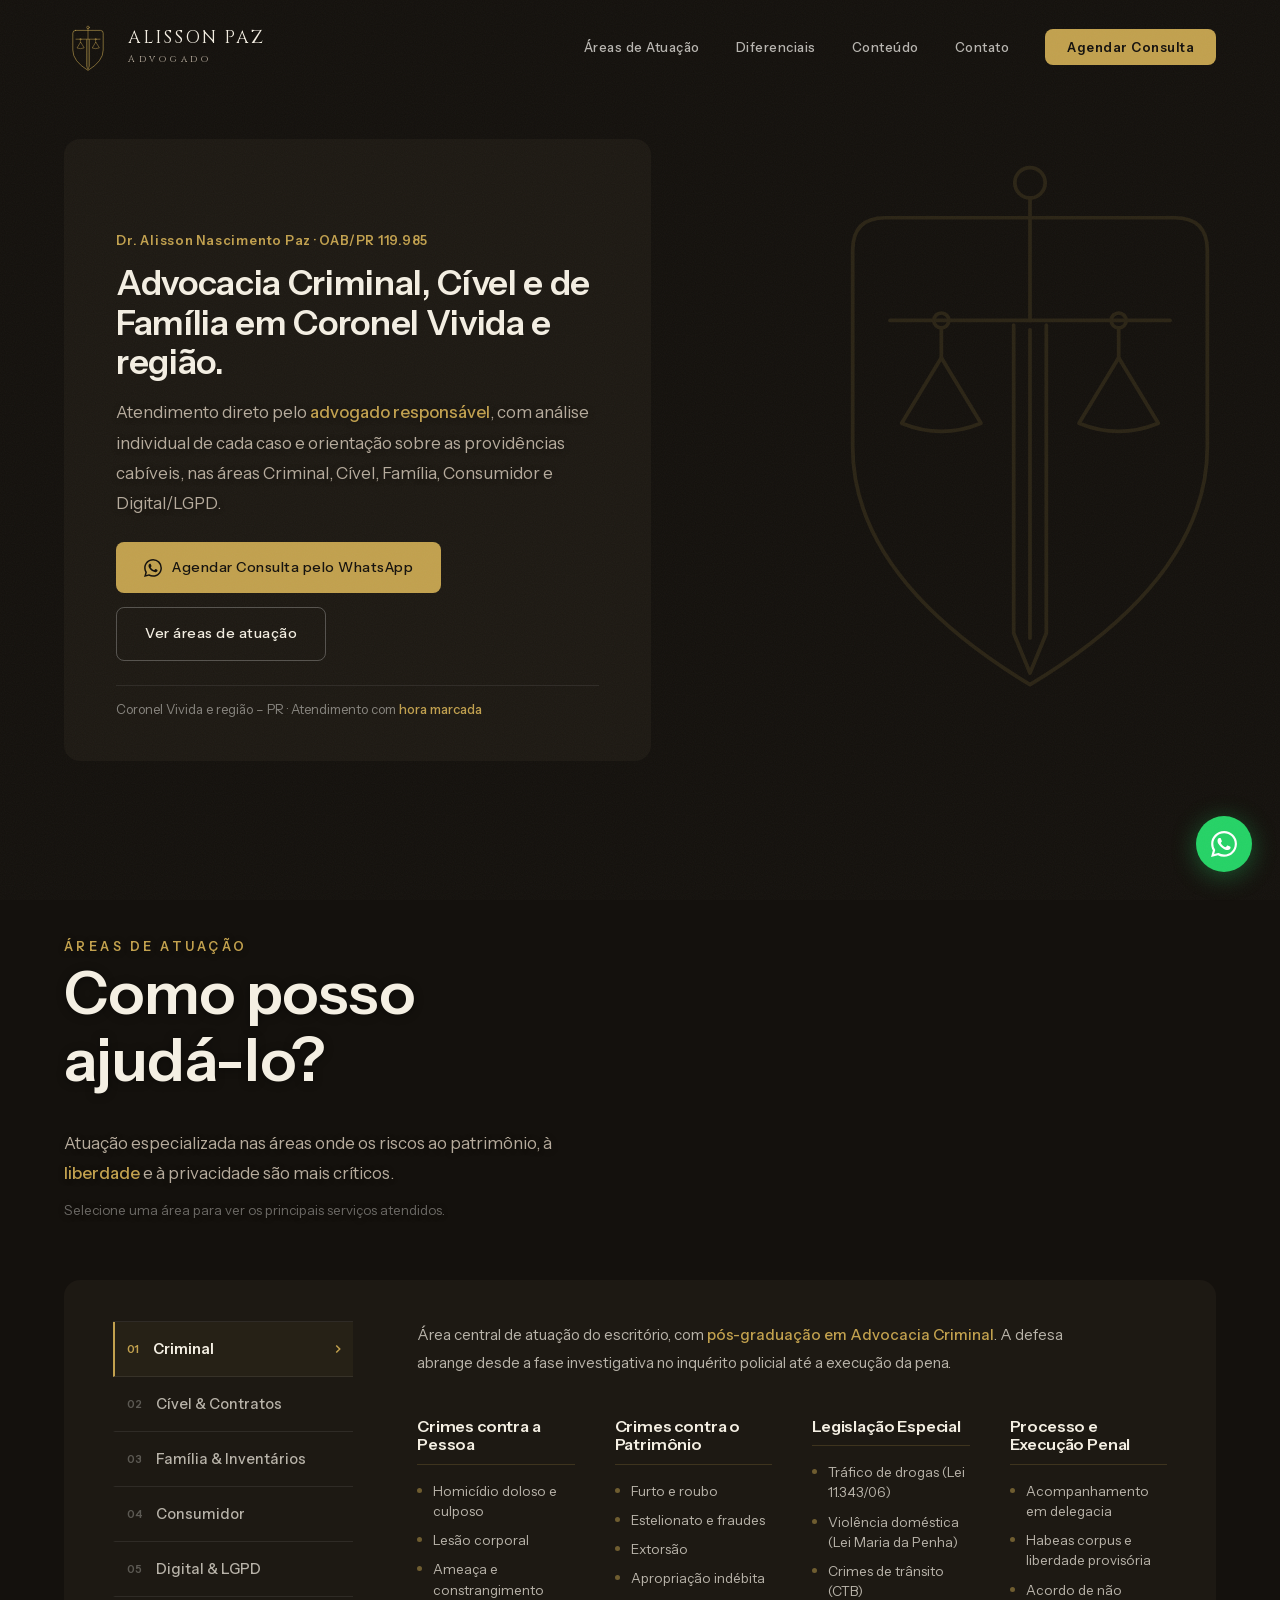
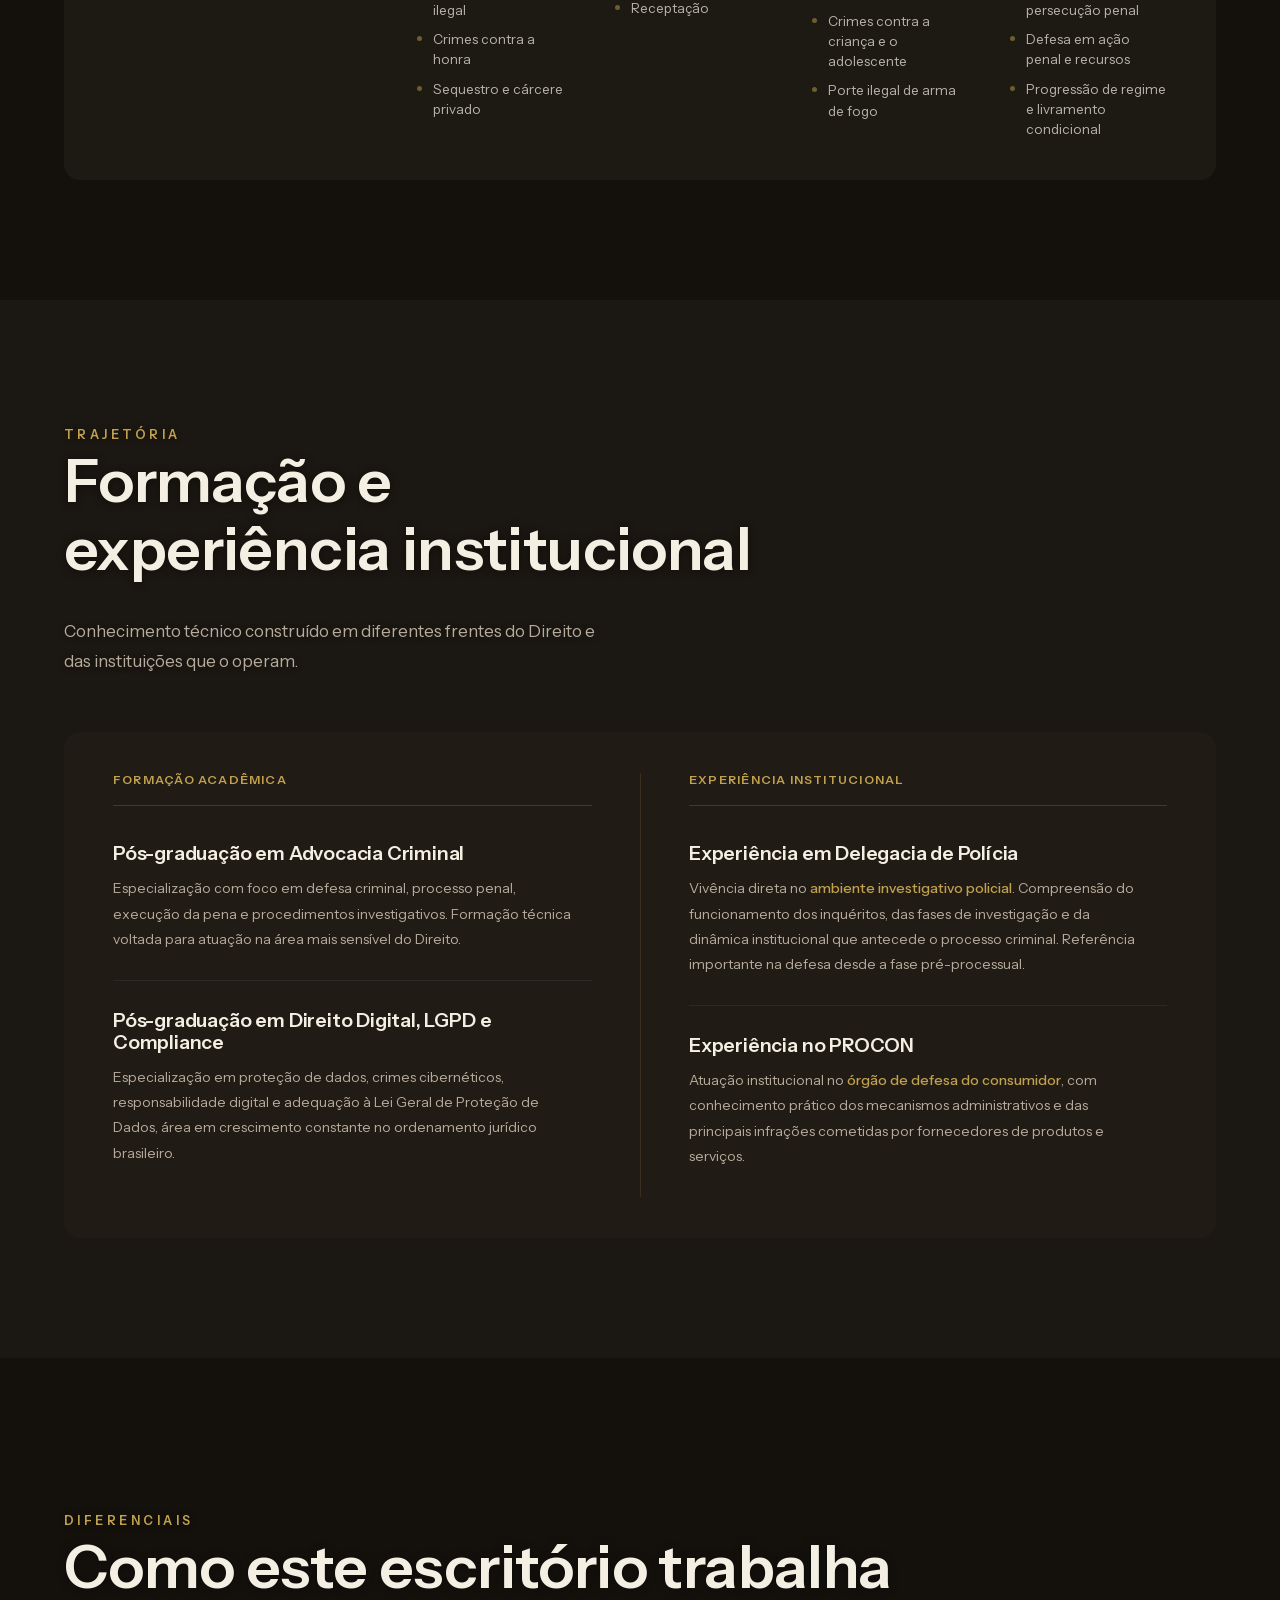
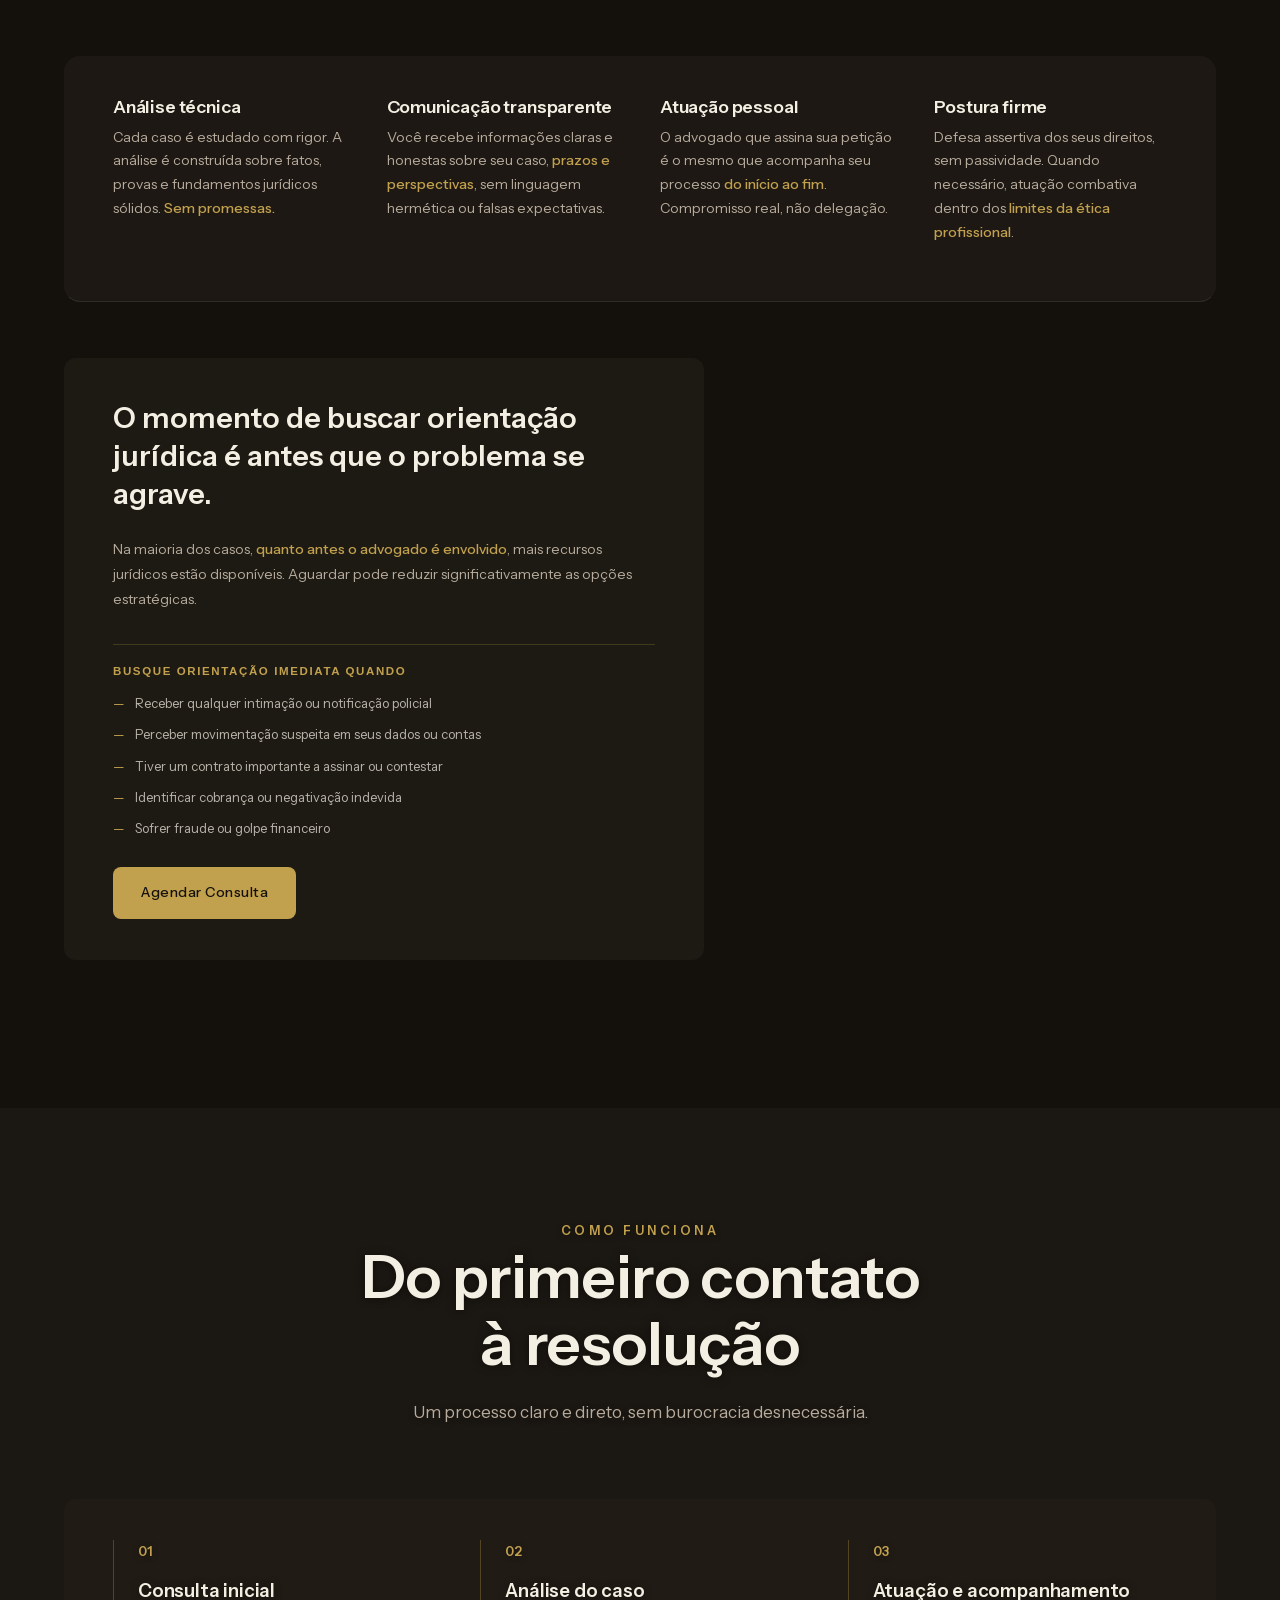
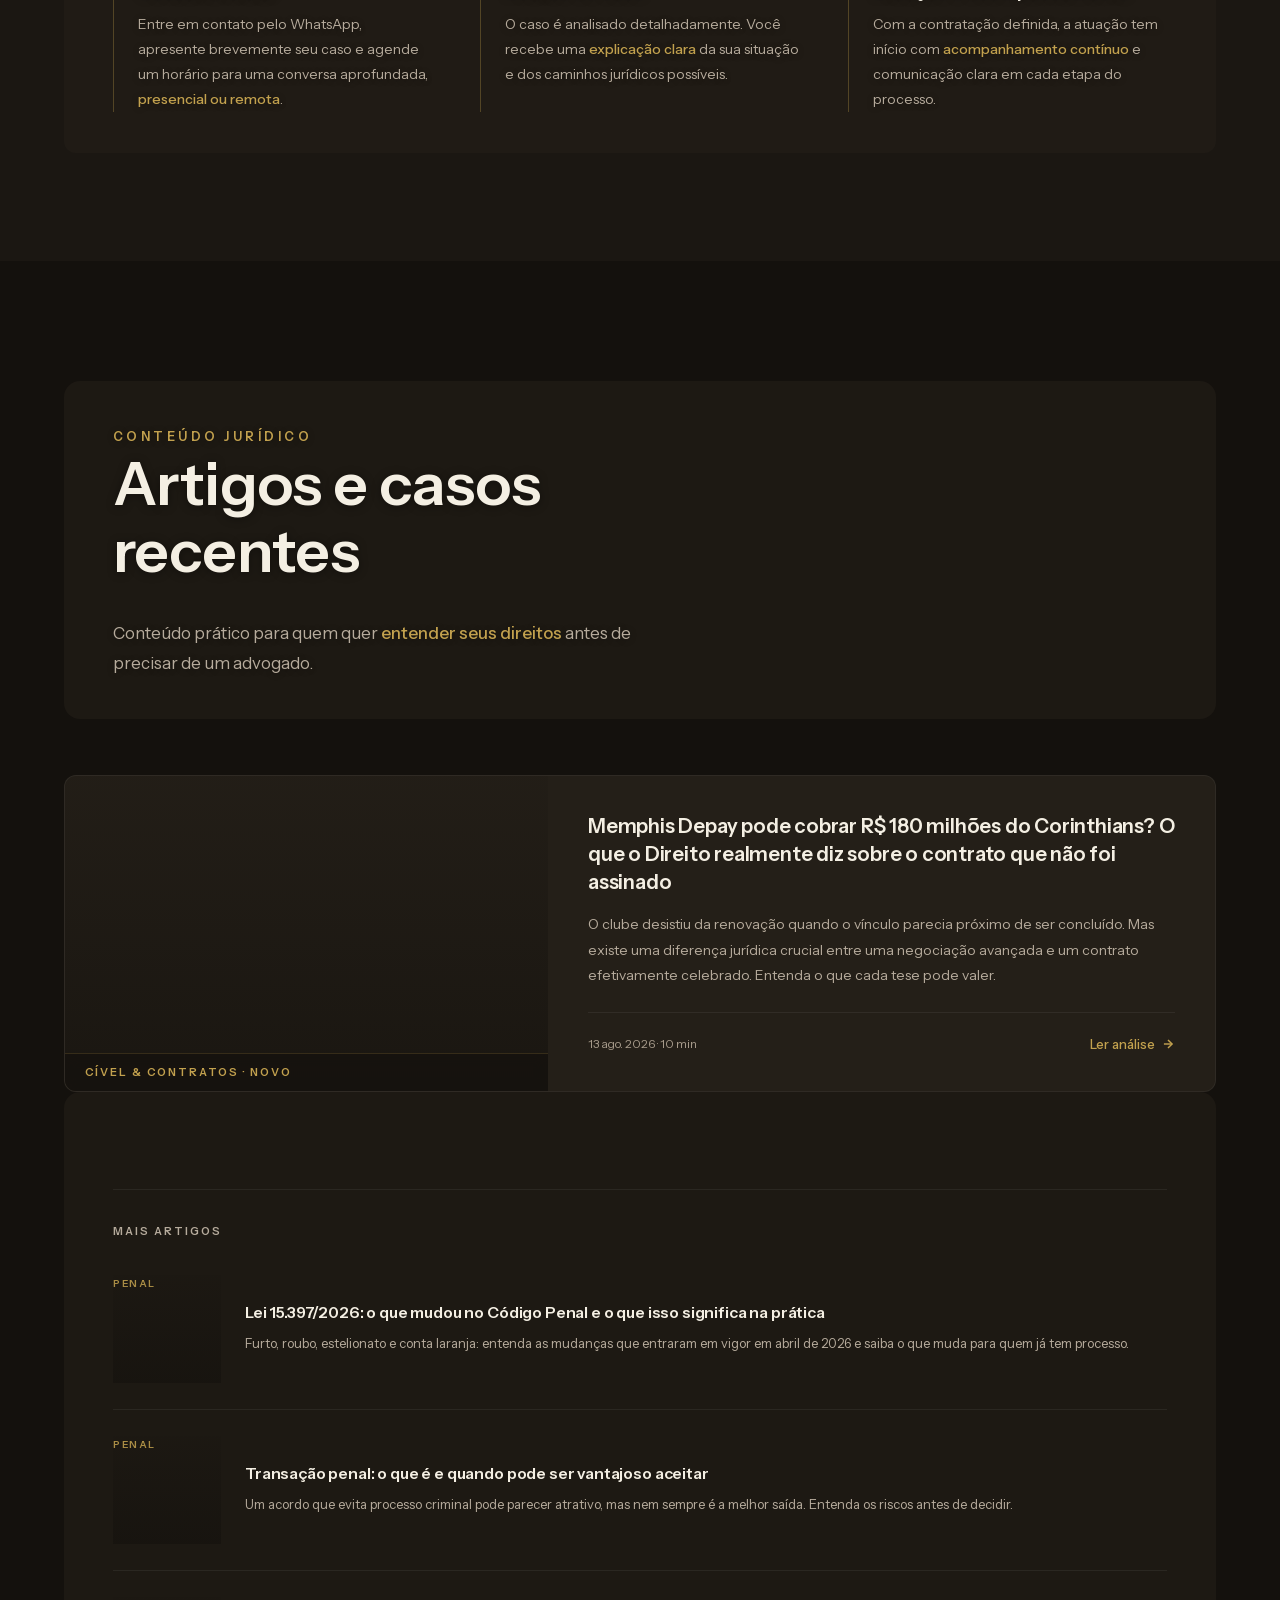
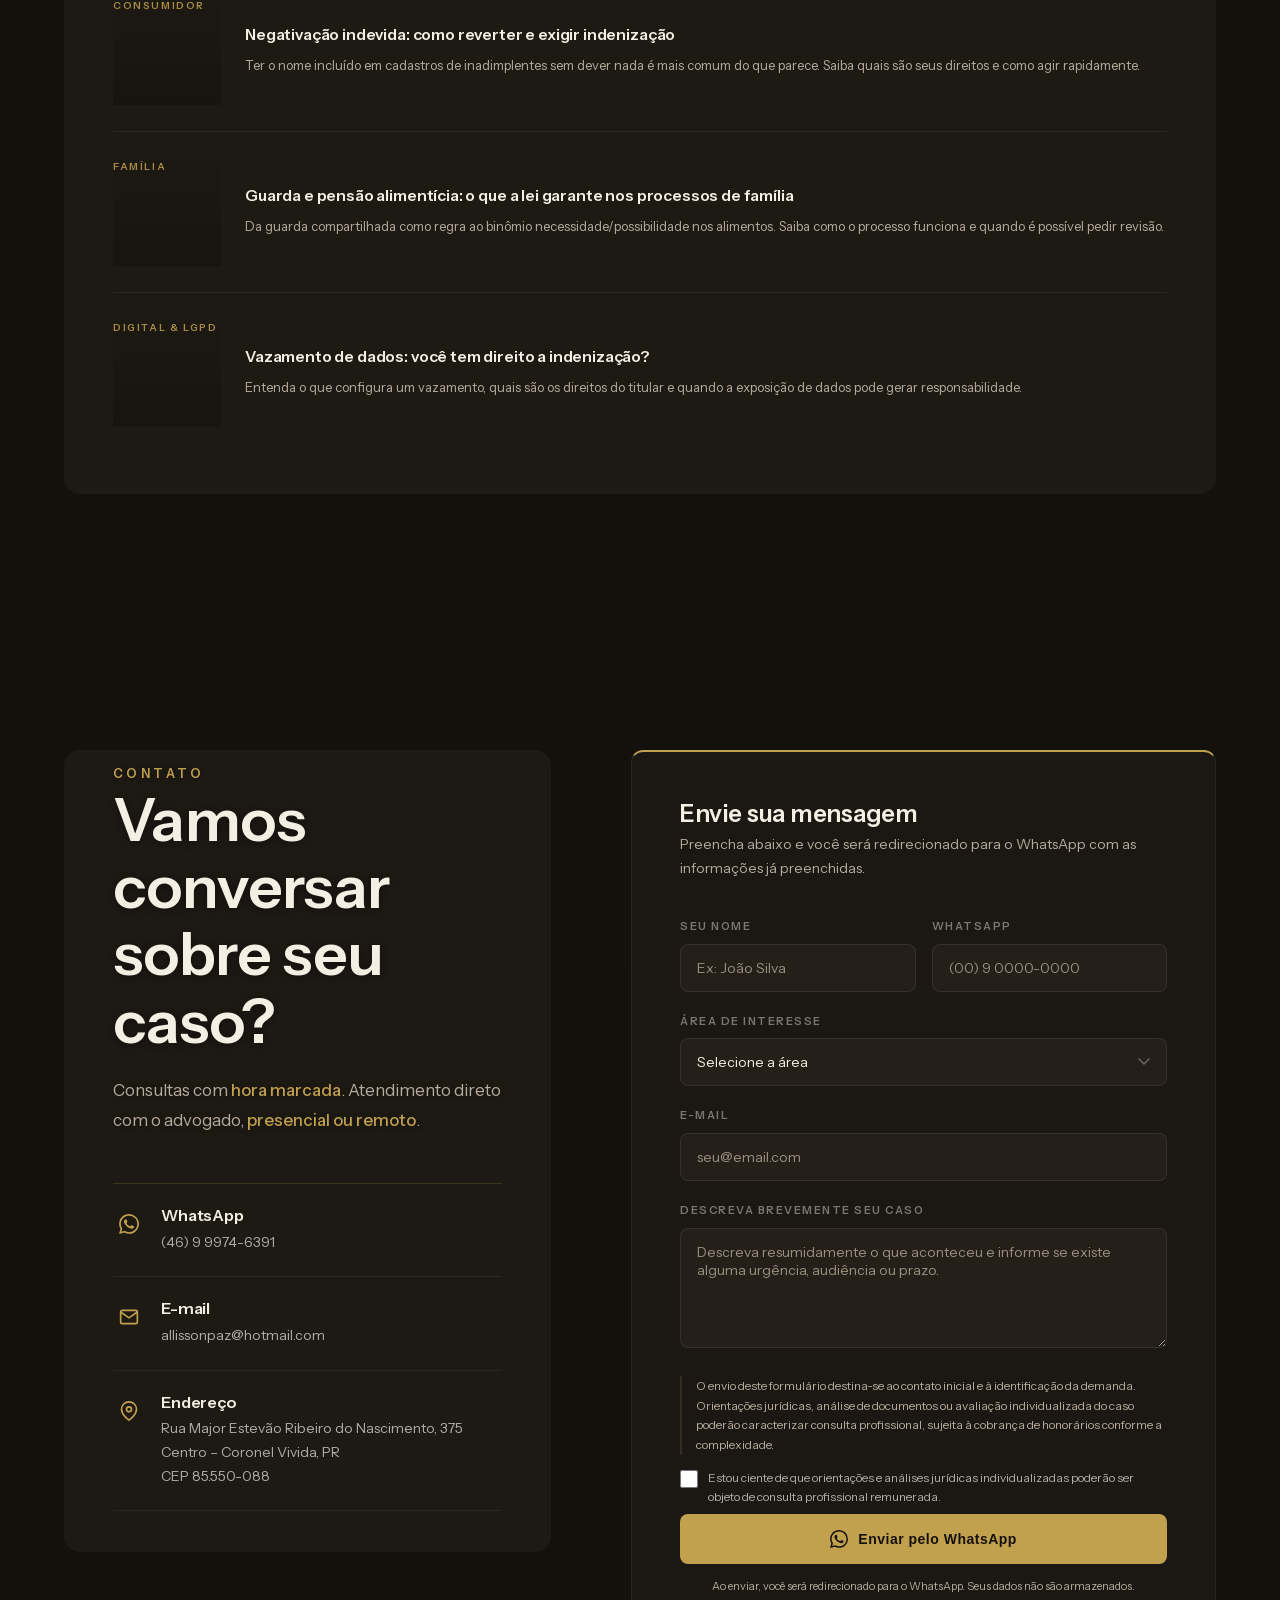
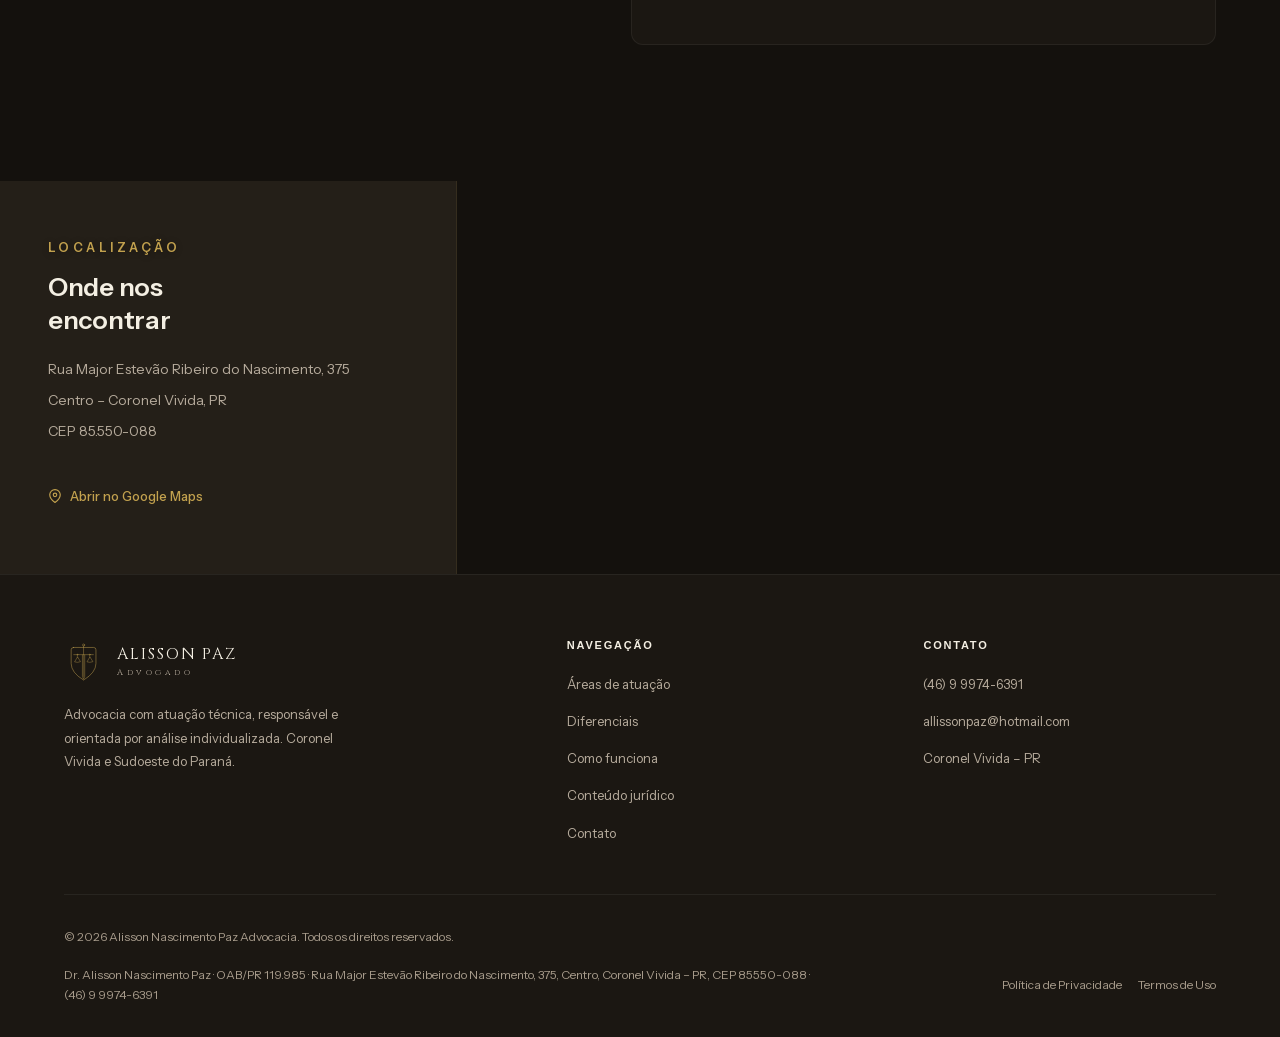
<file: index.html>
<!DOCTYPE html>
<html lang="pt-BR">
<head>
  <meta charset="UTF-8">
  <!-- Favicons -->
  <link rel="icon" href="/favicon.ico" sizes="any">
  <link rel="icon" type="image/svg+xml" href="/favicon.svg">
  <link rel="icon" type="image/png" href="/favicon-48x48.png" sizes="48x48">
  <link rel="icon" type="image/png" href="/favicon-192x192.png" sizes="192x192">
  <link rel="icon" type="image/png" href="/favicon-512x512.png" sizes="512x512">
  <link rel="apple-touch-icon" href="/apple-touch-icon.png">
  <meta name="viewport" content="width=device-width, initial-scale=1.0">
  <title>Alisson Paz Advocacia | Direito Penal, Cível e Digital</title>
  <meta name="description" content="Escritório de advocacia com atuação em Direito Penal, do Consumidor, Digital/LGPD, Cível e de Família, em Coronel Vivida e região Sudoeste do Paraná.">
  <link rel="canonical" href="https://www.alissonpazadv.com.br/">
  <meta property="og:locale" content="pt_BR">
  <meta property="og:type" content="website">
  <meta property="og:site_name" content="Alisson Paz Advocacia">
  <meta property="og:title" content="Alisson Paz Advocacia | Direito Penal, Cível e Digital">
  <meta property="og:description" content="Escritório de advocacia com atuação em Direito Penal, do Consumidor, Digital/LGPD, Cível e de Família, em Coronel Vivida e região Sudoeste do Paraná.">
  <meta property="og:url" content="https://www.alissonpazadv.com.br/">
  <meta property="og:image" content="https://www.alissonpazadv.com.br/foto-advogado.jpg">
  <meta property="og:image:width" content="1085">
  <meta property="og:image:height" content="1450">
  <meta property="og:image:alt" content="Dr. Alisson Nascimento Paz, Advogado">
  <meta name="twitter:card" content="summary_large_image">
  <meta name="twitter:title" content="Alisson Paz Advocacia | Direito Penal, Cível e Digital">
  <meta name="twitter:description" content="Escritório de advocacia com atuação em Direito Penal, do Consumidor, Digital/LGPD, Cível e de Família, em Coronel Vivida e região Sudoeste do Paraná.">
  <meta name="twitter:image" content="https://www.alissonpazadv.com.br/foto-advogado.jpg">
  <meta name="twitter:image:alt" content="Dr. Alisson Nascimento Paz, Advogado">
  <script type="application/ld+json">
  {
    "@context": "https://schema.org",
    "@graph": [
      {
        "@type": "LegalService",
        "@id": "https://www.alissonpazadv.com.br/#escritorio",
        "name": "Alisson Nascimento Paz Advocacia",
        "url": "https://www.alissonpazadv.com.br/",
        "telephone": "+55 46 99974-6391",
        "email": "allissonpaz@hotmail.com",
        "image": "https://www.alissonpazadv.com.br/foto-advogado.jpg",
        "address": {
          "@type": "PostalAddress",
          "streetAddress": "Rua Major Estevão Ribeiro do Nascimento, 375, Centro",
          "addressLocality": "Coronel Vivida",
          "addressRegion": "PR",
          "postalCode": "85550-088",
          "addressCountry": "BR"
        },
        "employee": { "@id": "https://www.alissonpazadv.com.br/#alisson-paz" }
      },
      {
        "@type": "Person",
        "@id": "https://www.alissonpazadv.com.br/#alisson-paz",
        "name": "Dr. Alisson Nascimento Paz",
        "jobTitle": "Advogado",
        "identifier": "OAB/PR 119.985",
        "email": "allissonpaz@hotmail.com",
        "telephone": "+55 46 99974-6391",
        "worksFor": { "@id": "https://www.alissonpazadv.com.br/#escritorio" }
      }
    ]
  }
  </script>
  <link rel="preload" as="font" type="font/woff2" href="assets/fonts/cinzel-latin.woff2" crossorigin>
  <link rel="preload" as="font" type="font/woff2" href="assets/fonts/instrument-sans-latin.woff2" crossorigin>

  <!-- Google tag (gtag.js) -->
  <script async src="https://www.googletagmanager.com/gtag/js?id=G-5J4N177RQL"></script>
  <script>
    window.dataLayer = window.dataLayer || [];
    function gtag(){dataLayer.push(arguments);}
    gtag('js', new Date());
    gtag('config', 'G-5J4N177RQL');
    gtag('config', 'AW-17974605756');
  </script>

  <style>
    *, *::before, *::after { box-sizing: border-box; margin: 0; padding: 0; }

    @font-face {
      font-family: 'Cinzel';
      font-style: normal;
      font-weight: 400;
      font-display: swap;
      src: url('assets/fonts/cinzel-latin.woff2') format('woff2');
    }
    @font-face {
      font-family: 'Cinzel';
      font-style: normal;
      font-weight: 500;
      font-display: swap;
      src: url('assets/fonts/cinzel-latin.woff2') format('woff2');
    }
    @font-face {
      font-family: 'Cinzel';
      font-style: normal;
      font-weight: 600;
      font-display: swap;
      src: url('assets/fonts/cinzel-latin.woff2') format('woff2');
    }
    @font-face {
      font-family: 'Instrument Sans';
      font-style: normal;
      font-weight: 400;
      font-display: swap;
      src: url('assets/fonts/instrument-sans-latin.woff2') format('woff2');
    }
    @font-face {
      font-family: 'Instrument Sans';
      font-style: normal;
      font-weight: 500;
      font-display: swap;
      src: url('assets/fonts/instrument-sans-latin.woff2') format('woff2');
    }
    @font-face {
      font-family: 'Instrument Sans';
      font-style: normal;
      font-weight: 600;
      font-display: swap;
      src: url('assets/fonts/instrument-sans-latin.woff2') format('woff2');
    }
    @font-face {
      font-family: 'Instrument Sans';
      font-style: normal;
      font-weight: 700;
      font-display: swap;
      src: url('assets/fonts/instrument-sans-latin.woff2') format('woff2');
    }

    :root {
      --dark:    #14110D;
      --dark-2:  #1B1712;
      --dark-3:  #241F18;
      --dark-4:  #332C22;
      --gold:    #C2A14E;
      --gold-lt: #E4D2A0;
      --white:   #F4EFE3;
      --gray:    #8A8073;
      --gray-lt: #5e5648;
      --radius:  6px;
      --tr: 0.35s cubic-bezier(0.4, 0, 0.2, 1);
      /* Superfície tonal dos blocos de texto: --dark-3 translúcido, um
         degrau discreto acima do fundo (sobre --dark ≈ #1D1914; sobre
         --dark-2 ≈ #201B15). Sem borda visível, sombra ou gradiente. */
      --panel: rgba(36,31,24,0.6);
      --nav-h: 88px; /* altura aproximada da navbar (padding 20px*2 + logo 54px, arredondado) */
    }

    ::selection { background: var(--gold); color: var(--dark); }

    /* Destaque de texto: só palavras-chave (1–2 por bloco). */
    .hl { color: var(--gold); font-weight: 500; }

    html { scroll-behavior: smooth; }

    body {
      background: var(--dark);
      color: var(--white);
      font-family: 'Instrument Sans', sans-serif;
      font-size: 16px;
      line-height: 1.7;
      font-weight: 400;
      -webkit-font-smoothing: antialiased;
      overflow-x: hidden;
    }

    body::before {
      content: "";
      position: fixed;
      inset: 0;
      z-index: 9999;
      pointer-events: none;
      opacity: .04;
      background-image: url("data:image/svg+xml,%3Csvg xmlns='http://www.w3.org/2000/svg' width='120' height='120'%3E%3Cfilter id='n'%3E%3CfeTurbulence type='fractalNoise' baseFrequency='0.9' numOctaves='2'/%3E%3C/filter%3E%3Crect width='100%25' height='100%25' filter='url(%23n)'/%3E%3C/svg%3E");
    }

    h1, h2, h3, h4 { font-family: 'Instrument Sans', sans-serif; font-weight: 600; line-height: 1.15; letter-spacing: -0.01em; }
    a { text-decoration: none; color: inherit; }
    img { max-width: 100%; display: block; }
    .container { max-width: 1200px; margin: 0 auto; padding: 0 24px; width: 100%; }

    /* Animations */
    .fade-up {
      opacity: 0;
      transform: translateY(32px);
      transition: opacity 0.7s ease, transform 0.7s ease;
    }
    .fade-up.visible { opacity: 1; transform: translateY(0); }

    section { padding: 120px 0; }
    #diferenciais { padding: 148px 0; }
    #processo { padding: 108px 0; }
    #contato { padding: 136px 0; }

    /* Marca d'água decorativa (brasão translúcido de fundo) removida: com
       as fotografias dos capítulos visuais, um segundo brasão sobreposto
       competia com o brasão físico da foto 1 e com as próprias fotos 2/3.
       Mantido apenas position:relative — necessário para o stacking normal
       do conteúdo dentro de cada .chapter-content, sem overflow/isolation,
       que existiam só para o brasão removido. */
    #atuacao, #formacao, #diferenciais, #contato {
      position: relative;
    }

    .section-tag {
      font-family: 'Instrument Sans', sans-serif;
      font-weight: 600;
      font-size: .78rem;
      letter-spacing: .28em;
      text-transform: uppercase;
      color: var(--gold);
      margin-bottom: 20px;
    }

    .section-title {
      font-family: 'Instrument Sans', sans-serif;
      font-size: clamp(2.1rem, 4.8vw, 3.75rem);
      font-weight: 600;
      color: var(--white);
      line-height: 1.12;
      margin-bottom: 20px;
    }

    .section-subtitle {
      font-size: 1.05rem;
      color: var(--gray);
      max-width: 560px;
      line-height: 1.8;
    }

    /* Sombra de texto extremamente discreta, só onde o texto pode sentar
       diretamente sobre a fotografia do capítulo (fora de um .content-panel)
       — não é um recurso global do design system, existe só por causa das
       fotos de fundo. */
    .visual-chapter .section-tag,
    .visual-chapter .section-subtitle {
      text-shadow: 0 1px 6px rgba(0,0,0,0.35);
    }
    .visual-chapter .section-title {
      text-shadow: 0 1px 10px rgba(0,0,0,0.4);
    }

    .areas-hint {
      display: inline-block;
      margin-top: 10px;
      font-size: .84rem;
      color: rgba(240,237,232,0.4);
    }

    .btn {
      display: inline-flex;
      align-items: center;
      gap: 10px;
      padding: 14px 28px;
      border-radius: var(--radius);
      font-size: 14px;
      font-weight: 500;
      letter-spacing: 0.5px;
      cursor: pointer;
      transition: var(--tr);
      border: none;
    }

    .btn-gold { background: var(--gold); color: var(--dark); }
    .btn-gold:hover { background: var(--gold-lt); transform: translateY(-2px); }

    .btn-outline { background: transparent; color: var(--white); border: 1px solid rgba(255,255,255,0.25); }
    .btn-outline:hover { border-color: var(--gold); color: var(--gold); }

    /* ── NAVBAR ── */
    /* Transparente na abertura do site; ao rolar (.scrolled, via assets/site.js)
       ganha uma barra sólida translúcida — sem blur — só para não confundir a
       logo com o conteúdo por trás. */
    #navbar {
      position: fixed;
      top: 0; left: 0; right: 0;
      z-index: 1000;
      padding: 20px 0;
      background: transparent;
      transition: background-color var(--tr), padding var(--tr);
      transform: translateZ(0);
    }

    #navbar.scrolled {
      background: rgba(20,17,13,0.85);
      padding: 14px 0;
    }

    .nav-inner { display: flex; align-items: center; justify-content: space-between; }

    .nav-lockup { display: flex; align-items: center; gap: 16px; }
    .nav-mark { height: 54px; width: auto; color: var(--gold); }
    .nav-txt { display: flex; flex-direction: column; line-height: 1; }
    .nav-name { font-family: 'Cinzel', serif; font-size: 1.1rem; letter-spacing: .12em; color: var(--white); }
    .nav-tagline { font-family: 'Cinzel', serif; font-size: .58rem; letter-spacing: .4em; color: var(--gray); margin-top: 7px; }

    .nav-links {
      display: flex;
      align-items: center;
      gap: 36px;
      list-style: none;
    }

    .nav-links a {
      font-size: 13px;
      font-weight: 500;
      letter-spacing: 0.5px;
      color: rgba(240,237,232,0.75);
      transition: color var(--tr);
    }
    .nav-links a:hover { color: var(--gold); }

    .nav-cta {
      background: var(--gold);
      color: var(--dark) !important;
      padding: 10px 22px;
      border-radius: var(--radius);
      font-weight: 600 !important;
    }
    .nav-cta:hover { background: var(--gold-lt) !important; }

    .nav-toggle {
      display: none;
      flex-direction: column;
      gap: 5px;
      cursor: pointer;
      padding: 4px;
      z-index: 1001;
      position: relative;
    }
    .nav-toggle span {
      display: block;
      width: 22px;
      height: 2px;
      background: var(--white);
      transition: var(--tr);
    }

    /* Botão fechar — escondido no desktop */
    .nav-close-item { display: none; }

    /* ── CAPÍTULOS VISUAIS ──
       A home continua dividida em 3 macroblocos ("visual-chapter"); as
       fotografias de fundo que cada um tinha foram removidas. */
    .visual-chapter {
      position: relative;
      display: grid;
      grid-template-columns: 1fr;
      grid-template-rows: 1fr;
      isolation: isolate;
    }

    /* Fotografias de fundo dos capítulos (.chapter-bg) removidas: os
       capítulos ficam sobre o fundo ônix sólido do body. */

    .chapter-content {
      grid-column: 1;
      grid-row: 1;
      position: relative;
      z-index: 1;
    }

    /* ── HERO ── */
    #hero {
      position: relative;
      padding: 0;
      display: flex;
      align-items: center;
      min-height: clamp(460px, calc(100vh - var(--nav-h, 88px)), 820px);
      min-height: clamp(460px, calc(100svh - var(--nav-h, 88px)), 820px);
    }

    /* Detalhe de fundo do hero: brasão em traço fino, muito apagado, no
       espaço livre à direita do texto (só desktop/tablet). */
    @media (min-width: 769px) {
      #hero::after {
        content: "";
        position: absolute;
        top: 50%;
        right: max(24px, calc((100% - 1200px) / 2));
        width: min(34vw, 420px);
        aspect-ratio: 180 / 245;
        transform: translateY(-46%);
        background: url("data:image/svg+xml,%3Csvg xmlns='http://www.w3.org/2000/svg' viewBox='30 20 180 245' fill='none' stroke='%23C2A14E' stroke-width='1.6' stroke-linecap='round' stroke-linejoin='round'%3E%3Cpath d='M58,52 L182,52 Q196,52 196,66 L196,150 Q196,206 120,252 Q44,206 44,150 L44,66 Q44,52 58,52 Z'/%3E%3Ccircle cx='120' cy='37' r='6.5'/%3E%3Cline x1='120' y1='43.5' x2='120' y2='96'/%3E%3Cline x1='60' y1='96' x2='180' y2='96'/%3E%3Ccircle cx='82' cy='96' r='3.2'/%3E%3Ccircle cx='158' cy='96' r='3.2'/%3E%3Cline x1='82' y1='99.2' x2='82' y2='112'/%3E%3Cline x1='158' y1='99.2' x2='158' y2='112'/%3E%3Cpath d='M82,112 L65,140 Q82,147 99,140 Z'/%3E%3Cpath d='M158,112 L141,140 Q158,147 175,140 Z'/%3E%3Cpath d='M113,98 L113,230 L120,247 L127,230 L127,98'/%3E%3Cline x1='120' y1='100' x2='120' y2='232'/%3E%3C/svg%3E") center / contain no-repeat;
        opacity: .13;
        pointer-events: none;
      }
    }

    .hero-copy {
      position: relative;
      z-index: 2;
      display: flex;
      flex-direction: column;
      justify-content: center;
      width: 100%;
      /* --hero-inset repete o recuo esquerdo (mesma referência do .container);
         --hero-nav-w é a largura, já medida, do menu (de "Áreas de Atuação" até
         "Agendar Consulta") — o texto do hero termina exatamente na coluna onde
         o menu começa, puxando a caixa até ali em vez do limite fixo antigo. */
      --hero-inset: max(24px, calc((100% - 1200px) / 2 + 24px));
      --hero-pad-r: clamp(32px, 4vw, 64px);
      --hero-nav-w: 616px;
      /* Piso de 420px: em telas médias (onde o menu já está bem apertado
         contra o logo) a fórmula ficaria estreita demais — mantém a largura
         antiga nesses casos, e só "puxa" de verdade em telas largas. */
      max-width: max(420px, calc(100% - var(--hero-inset) + var(--hero-pad-r) - var(--hero-nav-w)));
      padding: clamp(72px, 10vh, 108px) var(--hero-pad-r) clamp(28px, 4.5vh, 48px) var(--hero-inset);
    }

    /* Mesmo painel translúcido (.content-panel) usado no resto do site,
       mas só ao redor do texto do hero — não mais um degradê cobrindo boa
       parte da foto/logo. Para os 4 cantos aparecerem (como nos outros
       painéis), a caixa deixa de começar na borda: o recuo esquerdo vira
       margem, e o padding interno passa a ser simétrico com o direito. */
    @media (min-width: 769px) {
      .hero-copy {
        max-width: max(380px, calc(100% - 2 * var(--hero-inset) + var(--hero-pad-r) - var(--hero-nav-w)));
        margin-left: var(--hero-inset);
        /* Empurra o topo do cartão para começar só depois da navbar
           (transparente no topo da página) — sem isso, a borda/canto
           arredondado do painel aparecia colidindo com o menu. */
        margin-top: var(--nav-h);
        padding-left: var(--hero-pad-r);
        background: var(--panel);
        border: 1px solid transparent;
        border-radius: 16px;
      }
    }

    .hero-kicker {
      display: block;
      font-size: .8rem;
      font-weight: 600;
      letter-spacing: .06em;
      color: var(--gold);
      margin-bottom: clamp(8px, 1.4vh, 16px);
    }

    .hero-title {
      font-size: clamp(1.6rem, 2vw + 0.55rem, 2.3rem);
      font-weight: 600;
      color: var(--white);
      line-height: 1.15;
      letter-spacing: -0.01em;
      max-width: 100%;
      margin-bottom: clamp(10px, 1.6vh, 18px);
    }

    /* Tipografia do corpo de texto NÃO é definida aqui — .hero-sub carrega
       só o espaçamento; a classe .section-subtitle (já usada em todas as
       outras seções do site) é quem define font-size/line-height/peso/cor/
       largura, para o Hero usar exatamente o mesmo padrão de texto corrido
       do resto da página. Ver HTML: <p class="hero-sub section-subtitle">.
       O max-width:100% sobrescreve o limite de 560px do .section-subtitle
       global, para acompanhar a largura mais generosa do hero. */
    .hero-sub {
      max-width: 100%;
      margin-bottom: clamp(14px, 2.6vh, 26px);
    }

    .hero-actions { display: flex; gap: 14px; flex-wrap: wrap; margin-bottom: clamp(14px, 2.6vh, 26px); }

    .hero-meta {
      font-size: 13px;
      line-height: 1.5;
      color: rgba(240,237,232,0.5);
      padding-top: clamp(10px, 1.6vh, 18px);
      border-top: 1px solid rgba(255,255,255,0.08);
      max-width: 100%;
    }

    /* Viewports desktop baixas (notebook com barras do navegador, zoom, etc.) —
       aperta o respiro vertical do texto sem depender de mais um "vh mágico"
       para a altura total, que já é resolvida por calc(100svh - navbar) acima. */
    @media (min-width: 769px) and (max-height: 760px) {
      .hero-copy {
        padding-top: clamp(56px, 8vh, 84px);
        padding-bottom: clamp(20px, 3.5vh, 32px);
      }
      .hero-kicker { margin-bottom: clamp(6px, 1vh, 12px); }
      .hero-title { margin-bottom: clamp(8px, 1.2vh, 14px); }
      .hero-sub, .hero-actions { margin-bottom: clamp(10px, 2vh, 18px); }
    }

    /* ── MAPA ── */
    #mapa { background: transparent; padding: 0; }

    .mapa-inner {
      display: grid;
      grid-template-columns: 1fr 1.8fr;
      min-height: 380px;
    }

    .mapa-info {
      background: var(--dark-3);
      padding: 56px 48px;
      display: flex;
      flex-direction: column;
      justify-content: center;
      border-right: 1px solid rgba(201,168,76,0.1);
    }

    .mapa-info .section-tag { margin-bottom: 12px; }

    .mapa-info h3 {
      font-size: 1.6rem;
      font-weight: 600;
      color: var(--white);
      margin-bottom: 20px;
      line-height: 1.3;
    }

    .mapa-info p { font-size: 14px; color: var(--gray); line-height: 1.8; margin-bottom: 6px; }

    .mapa-info a.mapa-link {
      display: inline-flex;
      align-items: center;
      gap: 8px;
      margin-top: 24px;
      font-size: 13px;
      font-weight: 500;
      color: var(--gold);
      transition: color var(--tr);
    }
    .mapa-info a.mapa-link:hover { color: var(--gold-lt); }

    .mapa-embed { position: relative; }
    .mapa-embed iframe { display: block; width: 100%; height: 100%; min-height: 380px; border: none; filter: grayscale(30%) invert(92%) hue-rotate(180deg); }

    /* ── ÁREAS DE ATUAÇÃO ── */
    #atuacao { background: transparent; }
    #formacao { background: var(--dark-2); }

    .areas-header {
      display: flex;
      flex-direction: column;
      align-items: flex-start;
      margin-bottom: 56px;
      gap: 14px;
    }

    .formacao-columns {
      display: grid;
      grid-template-columns: 1fr 1fr;
      gap: 0;
    }

    .formacao-col { padding-right: 48px; }
    .formacao-col + .formacao-col {
      padding-right: 0;
      padding-left: 48px;
      border-left: 1px solid rgba(201,168,76,0.14);
    }

    .formacao-col-title {
      font-family: 'Instrument Sans', sans-serif;
      font-size: .76rem;
      font-weight: 600;
      letter-spacing: .1em;
      text-transform: uppercase;
      color: var(--gold);
      padding-bottom: 18px;
      margin-bottom: 8px;
      border-bottom: 1px solid rgba(201,168,76,0.22);
    }

    .formacao-item {
      padding: 28px 0;
      border-top: 1px solid rgba(255,255,255,0.06);
    }
    .formacao-item:first-of-type { border-top: none; }

    .area-title {
      font-family: 'Instrument Sans', sans-serif;
      font-size: 1.2rem;
      font-weight: 600;
      color: var(--white);
      margin-bottom: 12px;
    }

    .area-desc { font-size: 14px; color: var(--gray); line-height: 1.8; max-width: 46ch; }


    /* ── TABS DE ÁREAS ── */
    /* Painel translúcido reutilizado nos blocos de texto dos capítulos com
       fotografia de fundo (Áreas de atuação, Trajetória, Diferenciais,
       Como funciona, Contato) — garante leitura sem exigir fundo opaco na
       seção inteira, deixando a foto respirar nas margens/respiros. */
    .content-panel {
      background: var(--panel);
      border: 1px solid transparent;
      border-radius: 16px;
      padding: 40px clamp(20px, 4vw, 48px);
    }

    .areas-tabs {
      margin-top: 48px;
      display: grid;
      grid-template-columns: 240px 1fr;
      gap: 0 64px;
    }

    .tab-nav {
      grid-column: 1;
      display: flex;
      flex-direction: column;
      gap: 0;
      border-top: 1px solid rgba(255,255,255,0.08);
    }

    .tab-btn {
      display: flex;
      align-items: center;
      gap: 14px;
      width: 100%;
      padding: 18px 8px 18px 12px;
      background: transparent;
      border: none;
      border-left: 2px solid transparent;
      border-bottom: 1px solid rgba(255,255,255,0.08);
      text-align: left;
      color: rgba(240,237,232,0.45);
      font-family: 'Instrument Sans', sans-serif;
      font-size: 14.5px;
      font-weight: 500;
      cursor: pointer;
      transition: var(--tr);
      outline: none;
    }
    .tab-num { font-size: 11px; font-weight: 600; color: rgba(240,237,232,0.3); transition: var(--tr); }
    .tab-btn-label { flex: 1; }
    .tab-chevron {
      width: 14px; height: 14px;
      color: var(--gold);
      opacity: 0;
      transform: translateX(-4px);
      transition: var(--tr);
      flex-shrink: 0;
    }
    .tab-btn:hover { color: rgba(240,237,232,0.78); background: rgba(255,255,255,0.02); }
    .tab-btn:hover .tab-chevron { opacity: .5; transform: translateX(0); }
    .tab-btn:focus-visible { outline: 2px solid var(--gold); outline-offset: -2px; }
    .tab-btn.active { color: var(--white); font-weight: 600; border-left-color: var(--gold); background: rgba(201,168,76,0.05); }
    .tab-btn.active .tab-num { color: var(--gold); }
    .tab-btn.active .tab-chevron { opacity: 1; transform: translateX(0); }

    .tab-panel { display: none; grid-column: 2; grid-row: 1; }
    .tab-panel.active { display: block; }

    /* Faixa intermediária (769–900px): abas em linha. Abaixo de 769px a
       lista vertical é definida no bloco MOBILE. */
    @media (min-width: 769px) and (max-width: 900px) {
      .areas-tabs { display: block; }
      .tab-nav { flex-direction: row; flex-wrap: wrap; border-top: none; margin-bottom: 32px; }
      .tab-btn { border-bottom: 2px solid transparent; border-left: none; padding: 10px 14px 10px 0; width: auto; }
      .tab-btn.active { background: none; border-bottom-color: var(--gold); }
      .tab-chevron { display: none; }
      .tab-panel { display: none; }
      .tab-panel.active { display: block; }
    }

    .tab-intro {
      font-size: 15px;
      color: rgba(240,237,232,0.6);
      line-height: 1.85;
      max-width: 680px;
      margin-bottom: 40px;
    }

    .tab-grid {
      display: grid;
      grid-template-columns: repeat(4, 1fr);
      gap: 32px 40px;
    }

    .tab-group h4 {
      font-family: 'Instrument Sans', sans-serif;
      font-size: 1rem;
      font-weight: 600;
      color: var(--white);
      margin-bottom: 16px;
      padding-bottom: 10px;
      border-bottom: 1px solid rgba(201,168,76,0.2);
    }

    .tab-group ul {
      list-style: none;
      padding: 0;
      margin: 0;
      display: flex;
      flex-direction: column;
      gap: 9px;
    }

    .tab-group ul li {
      font-size: 13.5px;
      color: rgba(240,237,232,0.56);
      line-height: 1.5;
      padding-left: 16px;
      position: relative;
    }

    .tab-group ul li::before {
      content: '';
      position: absolute;
      left: 0;
      top: 7px;
      width: 5px;
      height: 5px;
      background: var(--gold);
      border-radius: 50%;
      opacity: 0.5;
    }

    /* ── DIFERENCIAIS ── */
    #diferenciais { background: transparent; }

    .dif-layout { display: block; }

    .dif-list {
      margin-top: 56px;
      display: grid;
      grid-template-columns: repeat(4, 1fr);
      gap: 40px 40px;
      padding-bottom: 56px;
      border-bottom: 1px solid rgba(255,255,255,0.08);
    }

    .dif-item { display: block; }

    .dif-text h4 { font-size: 1.05rem; font-weight: 600; color: var(--white); margin-bottom: 8px; }
    .dif-text p { font-size: 14px; color: var(--gray); line-height: 1.7;
      font-weight: 400; }

    .dif-visual { position: relative; max-width: 640px; margin-top: 56px; }

    @media (max-width: 1024px) { .dif-list { grid-template-columns: 1fr 1fr; } }
    @media (max-width: 560px) { .dif-list { grid-template-columns: 1fr; } }

    .dif-quote {
      font-size: clamp(1.4rem, 2.4vw, 1.8rem);
      font-weight: 600;
      color: var(--white);
      line-height: 1.32;
      margin-bottom: 24px;
    }

    .dif-detail { font-size: 14px; color: var(--gray); line-height: 1.8; margin-bottom: 32px; }

    .dif-when {
      border-top: 1px solid rgba(201,168,76,0.22);
      padding-top: 20px;
    }

    .dif-when h5 {
      font-size: 11px;
      letter-spacing: 2px;
      text-transform: uppercase;
      color: var(--gold);
      margin-bottom: 14px;
      font-weight: 600;
    }

    .dif-when ul { list-style: none; display: flex; flex-direction: column; gap: 9px; }

    .dif-when ul li {
      font-size: 13px;
      color: rgba(240,237,232,0.65);
      display: flex;
      align-items: flex-start;
      gap: 10px;
    }
    .dif-when ul li::before { content: '—'; color: var(--gold); flex-shrink: 0; }

    /* ── PROCESSO ── */
    #processo { background: var(--dark-2); }

    .processo-header { text-align: center; max-width: 600px; margin: 0 auto; }
    .processo-header .section-tag { text-align: center; }
    .processo-header .section-subtitle { margin: 0 auto; }

    .processo-steps {
      display: grid;
      grid-template-columns: repeat(3, 1fr);
      gap: 48px;
      margin-top: 72px;
    }

    .step {
      padding-left: 24px;
      border-left: 1px solid rgba(201,168,76,0.3);
    }

    .step-dot {
      display: block;
      font-family: 'Instrument Sans', sans-serif;
      font-size: 13px;
      font-weight: 600;
      color: var(--gold);
      margin-bottom: 18px;
      text-shadow: 0 1px 6px rgba(0,0,0,0.35);
    }

    .step h3 { font-size: 1.15rem; font-weight: 600; color: var(--white); margin-bottom: 10px; text-shadow: 0 1px 8px rgba(0,0,0,0.4); }
    .step p { font-size: 14px; color: var(--gray); line-height: 1.8; max-width: 30ch; text-shadow: 0 1px 6px rgba(0,0,0,0.35); }

    /* ── CONTEÚDO ── */
    #conteudo { background: transparent; }

    .content-header {
      display: flex;
      flex-direction: column;
      align-items: flex-start;
      margin-bottom: 56px;
      gap: 14px;
    }

    .content-grid {
      display: grid;
      grid-template-columns: 1fr;
      gap: 0;
    }

    .content-list-label {
      font-family: 'Instrument Sans', sans-serif;
      font-size: 11px;
      font-weight: 600;
      letter-spacing: 2px;
      text-transform: uppercase;
      color: var(--gray);
      margin: 56px 0 8px;
      padding-top: 32px;
      border-top: 1px solid rgba(255,255,255,0.06);
    }

    .article-card {
      background: var(--dark-3);
      border-radius: 12px;
      overflow: hidden;
      border: 1px solid rgba(255,255,255,0.05);
      transition: var(--tr);
      display: flex;
      flex-direction: column;
      text-decoration: none;
      color: inherit;
    }

    .article-card:hover { border-color: rgba(201,168,76,0.3); }

    .article-img {
      position: relative;
      height: 185px;
      background-size: cover;
      background-position: center;
      flex-shrink: 0;
    }

    .article-img::after {
      content: '';
      position: absolute;
      inset: 0;
      background: linear-gradient(to bottom, rgba(20,17,13,0.1) 0%, rgba(20,17,13,0.62) 100%);
    }

    .article-tag-bar {
      position: absolute;
      bottom: 0; left: 0; right: 0;
      z-index: 1;
      background: rgba(20,17,13,0.62);
      backdrop-filter: blur(6px);
      -webkit-backdrop-filter: blur(6px);
      padding: 9px 20px;
      font-size: 11px;
      font-weight: 600;
      letter-spacing: 2px;
      text-transform: uppercase;
      color: var(--gold);
      border-top: 1px solid rgba(201,168,76,0.18);
    }

    .article-body { padding: 28px; flex: 1; display: flex; flex-direction: column; }

    .article-title {
      font-size: 1.05rem;
      font-weight: 600;
      color: var(--white);
      margin-bottom: 12px;
      line-height: 1.4;
    }

    .article-excerpt { font-size: 13px; color: var(--gray); line-height: 1.8; flex: 1; }

    .article-meta {
      display: flex;
      align-items: center;
      justify-content: space-between;
      margin-top: 24px;
      padding-top: 20px;
      border-top: 1px solid rgba(255,255,255,0.06);
      font-size: 12px;
      color: var(--gray-lt);
    }

    .article-read-link {
      display: inline-flex;
      align-items: center;
      gap: 6px;
      font-size: 13px;
      font-weight: 500;
      color: var(--gold);
      transition: gap var(--tr);
    }
    .article-card:hover .article-read-link { gap: 10px; }

    /* Featured article card (spans full width, horizontal layout) */
    .article-card.featured {
      grid-column: 1 / -1;
      flex-direction: row;
    }
    .article-card.featured .article-img {
      width: 42%;
      height: auto;
      min-height: 240px;
      flex-shrink: 0;
    }
    .article-card.featured .article-body { padding: 36px 40px; }
    .article-card.featured .article-title { font-size: 1.25rem; margin-bottom: 16px; }
    .article-card.featured .article-excerpt { font-size: 14px; }

    /* Secondary articles: compact editorial list row instead of card grid */
    .article-card:not(.featured) {
      flex-direction: row;
      align-items: center;
      background: transparent;
      border: none;
      border-radius: 0;
      border-bottom: 1px solid rgba(255,255,255,0.06);
      padding: 26px 0;
      gap: 24px;
    }
    .article-card:not(.featured):last-child { border-bottom: none; }
    .article-card:not(.featured):hover {
      transform: none;
      box-shadow: none;
      border-color: rgba(255,255,255,0.06);
      background: rgba(255,255,255,0.015);
    }
    .article-card:not(.featured) .article-img {
      width: 108px;
      height: 108px;
      flex-shrink: 0;
      border-radius: 8px;
    }
    .article-card:not(.featured) .article-tag-bar {
      position: static;
      background: none;
      backdrop-filter: none;
      -webkit-backdrop-filter: none;
      border-top: none;
      padding: 0;
      margin-bottom: 8px;
      font-size: 10px;
      letter-spacing: 1.6px;
      display: block;
    }
    .article-card:not(.featured) .article-body { padding: 0; flex: 1; min-width: 0; }
    .article-card:not(.featured) .article-title { font-size: .98rem; margin-bottom: 8px; }
    .article-card:not(.featured) .article-excerpt {
      display: -webkit-box;
      -webkit-line-clamp: 2;
      -webkit-box-orient: vertical;
      overflow: hidden;
      font-size: 13px;
    }
    .article-card:not(.featured) .article-meta {
      display: none;
    }

    /* ── CONTATO ── */
    #contato { background: transparent; }

    .contato-layout {
      display: grid;
      grid-template-columns: 1fr 1.2fr;
      gap: 80px;
      align-items: flex-start;
    }

    .contato-info { padding-top: 8px; }

    .contato-list {
      margin-top: 48px;
      border-top: 1px solid rgba(201,168,76,0.18);
    }

    .contato-item {
      display: flex;
      gap: 16px;
      align-items: flex-start;
      padding: 22px 0;
      border-bottom: 1px solid rgba(255,255,255,0.06);
    }

    .contato-icon {
      width: 32px;
      height: 32px;
      display: flex;
      align-items: center;
      justify-content: center;
      color: var(--gold);
      flex-shrink: 0;
      margin-top: 2px;
    }

    .contato-item h4 {
      font-size: 11px;
      letter-spacing: 2px;
      text-transform: uppercase;
      color: var(--gold);
      margin-bottom: 6px;
      font-weight: 600;
    }

    .contato-item p { font-size: 14px; color: rgba(240,237,232,0.7); line-height: 1.7;
      font-weight: 300;
      -webkit-font-smoothing: antialiased; }

    .form-card {
      background: var(--dark-2);
      border-radius: 16px;
      padding: 48px;
      border: 1px solid rgba(255,255,255,0.06);
      border-top: 2px solid var(--gold);
    }

    .form-title { font-size: 1.5rem; font-weight: 600; color: var(--white); margin-bottom: 6px; }
    .form-subtitle { font-size: 14px; color: var(--gray); margin-bottom: 36px; }

    .form-group { margin-bottom: 20px; }

    .form-group label {
      display: block;
      font-size: 11px;
      font-weight: 600;
      letter-spacing: 1.5px;
      text-transform: uppercase;
      color: rgba(240,237,232,0.45);
      margin-bottom: 8px;
    }

    .form-group input,
    .form-group select,
    .form-group textarea {
      width: 100%;
      background: var(--dark-3);
      border: 1px solid rgba(255,255,255,0.08);
      border-radius: var(--radius);
      padding: 14px 16px;
      color: var(--white);
      font-family: 'Instrument Sans', sans-serif;
      font-size: 14px;
      transition: border-color var(--tr);
      outline: none;
      -webkit-appearance: none;
      appearance: none;
    }

    .form-group input::placeholder,
    .form-group textarea::placeholder { color: var(--gray); }

    .form-group input:focus,
    .form-group select:focus,
    .form-group textarea:focus { border-color: var(--gold); }

    .form-group textarea { resize: vertical; min-height: 120px; }

    .form-group select {
      cursor: pointer;
      background-image: url("data:image/svg+xml,%3Csvg xmlns='http://www.w3.org/2000/svg' width='12' height='8' viewBox='0 0 12 8'%3E%3Cpath d='M1 1l5 5 5-5' stroke='%23666' stroke-width='1.5' fill='none' stroke-linecap='round'/%3E%3C/svg%3E");
      background-repeat: no-repeat;
      background-position: right 16px center;
      padding-right: 40px;
    }

    .form-row { display: grid; grid-template-columns: 1fr 1fr; gap: 16px; }

    .btn-submit {
      width: 100%;
      background: var(--gold);
      color: var(--dark);
      border: none;
      border-radius: var(--radius);
      padding: 16px;
      font-size: 14px;
      font-weight: 600;
      letter-spacing: 0.5px;
      cursor: pointer;
      transition: var(--tr);
      display: flex;
      align-items: center;
      justify-content: center;
      gap: 10px;
      margin-top: 8px;
    }
    .btn-submit:hover { background: var(--gold-lt); transform: translateY(-2px); }

    .form-group[hidden] { display: none; }

    .form-notice {
      font-size: 12px;
      line-height: 1.65;
      color: var(--gray);
      border-left: 2px solid var(--dark-4);
      padding-left: 14px;
      margin: 4px 0 14px;
    }

    .form-check {
      display: flex;
      align-items: flex-start;
      gap: 10px;
      font-size: 12px;
      line-height: 1.55;
      color: rgba(240,237,232,0.7);
      cursor: pointer;
      margin-bottom: 4px;
    }
    .form-check input {
      flex: 0 0 auto;
      width: 18px;
      height: 18px;
      margin: 1px 0 0;
      accent-color: var(--gold);
      cursor: pointer;
    }
    .form-check input:focus-visible { outline: 2px solid var(--gold); outline-offset: 2px; }

    .form-disclaimer {
      font-size: 11px;
      color: var(--gray);
      text-align: center;
      margin-top: 14px;
      line-height: 1.6;
    }

    /* ── FOOTER ── */
    footer {
      background: var(--dark-2);
      border-top: 1px solid rgba(255,255,255,0.06);
      padding: 64px 0 32px;
    }

    .footer-top {
      display: grid;
      grid-template-columns: 1.5fr 1fr 1fr;
      gap: 64px;
      margin-bottom: 48px;
    }

    .footer-lockup { display: flex; align-items: center; gap: 14px; margin-bottom: 20px; }
    .footer-mark { height: 44px; width: auto; color: var(--gold); }
    .footer-txt { display: flex; flex-direction: column; line-height: 1; }
    .footer-name { font-family: 'Cinzel', serif; font-size: 1rem; letter-spacing: .12em; color: var(--white); }
    .footer-tagline { font-family: 'Cinzel', serif; font-size: .52rem; letter-spacing: .42em; color: var(--gray); margin-top: 7px; }

    .footer-brand p {
      font-size: 13px;
      color: var(--gray);
      line-height: 1.8;
      max-width: 280px;
    }

    .footer-col h5 {
      font-size: 11px;
      letter-spacing: 2px;
      text-transform: uppercase;
      color: var(--gold);
      margin-bottom: 20px;
      font-weight: 600;
    }

    .footer-col ul { list-style: none; display: flex; flex-direction: column; gap: 10px; }

    .footer-col ul li a {
      font-size: 13px;
      color: var(--gray);
      transition: color var(--tr);
    }
    .footer-col ul li a:hover { color: var(--white); }

    .footer-bottom {
      padding-top: 32px;
      border-top: 1px solid rgba(255,255,255,0.06);
      display: flex;
      align-items: center;
      justify-content: space-between;
      flex-wrap: wrap;
      gap: 12px;
    }

    .footer-bottom p { font-size: 12px; color: var(--gray-lt); }

    .footer-legal { display: flex; gap: 16px; }
    .footer-legal a { font-size: 12px; color: var(--gray-lt); transition: color var(--tr); }
    .footer-legal a:hover { color: var(--gold); }

    .footer-oab {
      font-size: 12px;
      color: var(--gray-lt);
      display: flex;
      align-items: center;
      gap: 8px;
    }
    .footer-oab::before {
      content: '';
      display: inline-block;
      width: 6px; height: 6px;
      background: var(--gold);
      border-radius: 50%;
    }

    /* ── FLOATING WHATSAPP ── */
    .whatsapp-float {
      position: fixed;
      bottom: 28px;
      right: 28px;
      z-index: 999;
      display: flex;
      align-items: center;
      gap: 12px;
    }

    .whatsapp-label {
      background: var(--dark-3);
      color: var(--white);
      font-size: 13px;
      padding: 8px 14px;
      border-radius: 8px;
      white-space: nowrap;
      opacity: 0;
      transform: translateX(8px);
      transition: var(--tr);
      border: 1px solid rgba(255,255,255,0.08);
      pointer-events: none;
    }

    .whatsapp-float:hover .whatsapp-label { opacity: 1; transform: translateX(0); }

    .whatsapp-btn {
      width: 56px;
      height: 56px;
      background: #25D366;
      border-radius: 50%;
      display: flex;
      align-items: center;
      justify-content: center;
      box-shadow: 0 4px 24px rgba(37,211,102,0.35);
      transition: var(--tr);
      color: white;
    }
    .whatsapp-btn:hover { transform: scale(1.1); box-shadow: 0 6px 32px rgba(37,211,102,0.5); }

    /* ── RESPONSIVE ── */
    @media (max-width: 1024px) {
      .footer-top { grid-template-columns: 1fr 1fr; gap: 40px; }
      .mapa-inner { grid-template-columns: 1fr; }
      .mapa-embed iframe { min-height: 300px; }
    }

    /* ── assets/base.css (inlined to avoid a render-blocking request) ── */
    :root {
      --radius-action: 8px;
      --radius-surface: 12px;
      --radius: var(--radius-action);
      --gray: #b6ab9c;
      --gray-lt: #a79b8b;
    }

    html { scroll-padding-top: 92px; }

    body.menu-open { overflow: hidden; touch-action: none; }

    .skip-link {
      position: fixed;
      top: 10px;
      left: 12px;
      z-index: 12000;
      padding: 11px 16px;
      border-radius: var(--radius-action);
      background: var(--gold);
      color: var(--dark);
      font-weight: 600;
      transform: translateY(-160%);
      transition: transform 0.2s ease;
    }

    .skip-link:focus { transform: translateY(0); }

    :where(a, button, input, select, textarea):focus-visible {
      outline: 3px solid var(--gold-lt);
      outline-offset: 4px;
    }

    .nav-toggle,
    .nav-close {
      appearance: none;
      border: 0;
      background: transparent;
      color: var(--white);
      min-width: 44px;
      min-height: 44px;
      align-items: center;
      justify-content: center;
    }

    .nav-toggle { display: none; padding: 10px; }
    .nav-close-item { display: none; }
    .nav-close { cursor: pointer; }

    .nav-links a,
    .btn,
    .btn-submit,
    .btn-cta-gold,
    .btn-cta-outline,
    .mapa-link,
    .back-link,
    .whatsapp-btn {
      min-height: 44px;
    }

    .fade-up { opacity: 1 !important; transform: none !important; }

    .hero-content.fade-up { animation: hero-reveal 0.72s ease-out both; }

    @keyframes hero-reveal {
      from { opacity: 0; transform: translateY(20px); }
      to { opacity: 1; transform: translateY(0); }
    }

    .tab-panel { display: block; }
    .areas-tabs.tabs-enhanced .tab-panel { display: none; }
    .areas-tabs.tabs-enhanced .tab-panel.active { display: block; }
    [hidden] { display: none !important; }
    .tab-btn { min-height: 44px; }

    .tab-btn[aria-selected="false"],
    .tab-intro,
    .tab-group ul li,
    .dif-when ul li,
    .article-disclaimer p,
    .event-date,
    .compare-value.old {
      color: rgba(244, 239, 227, 0.72);
    }

    .form-group input::placeholder,
    .form-group textarea::placeholder { color: #9b8f80; opacity: 1; }

    .area-card,
    .dif-visual,
    .processo-steps,
    .article-card,
    .form-card,
    .sidebar-card,
    .obrigado-card,
    .article-highlight,
    .article-disclaimer {
      border-radius: var(--radius-surface);
    }

    .btn,
    .btn-submit,
    .btn-cta-gold,
    .btn-cta-outline,
    .nav-cta,
    .mapa-link {
      border-radius: var(--radius-action);
    }

    .dif-marker {
      width: 2px;
      align-self: stretch;
      margin: 4px 0 4px 2px;
      background: linear-gradient(to bottom, var(--gold), rgba(194, 161, 78, 0.25));
      flex: 0 0 auto;
    }

    .dif-subheading {
      margin-bottom: 14px;
      color: var(--gold);
      font-family: 'Manrope', sans-serif;
      font-size: 0.72rem;
      font-weight: 600;
      letter-spacing: 0.14em;
      text-transform: uppercase;
    }

    .tab-group h3,
    .dif-text h3,
    .contato-item h3,
    .sidebar-card h2,
    .footer-col h2 {
      color: var(--white);
      font-weight: 600;
    }

    .tab-group h3 {
      margin-bottom: 16px;
      padding-bottom: 10px;
      border-bottom: 1px solid rgba(194, 161, 78, 0.2);
      font-size: 1rem;
    }

    .contato-item h3 { margin-bottom: 6px; font-size: 1rem; }
    .dif-text h3 { margin-bottom: 8px; font-size: 1.1rem; }
    .dif-text p { max-width: 34ch; }

    .sidebar-card h2 {
      margin-bottom: 16px;
      font-family: 'Cormorant Garamond', serif;
      font-size: 1rem;
      letter-spacing: 0;
      text-transform: none;
    }

    .footer-col h2 {
      margin-bottom: 18px;
      font-family: 'Manrope', sans-serif;
      font-size: 0.69rem;
      letter-spacing: 0.16em;
      text-transform: uppercase;
    }

    .tese-item h3 {
      margin-bottom: 10px;
      font-family: 'Manrope', sans-serif;
      font-size: 0.9rem;
      font-weight: 600;
      color: var(--white);
    }

    .article-cover {
      display: flex;
      min-height: 185px;
      align-items: flex-end;
      overflow: hidden;
      background:
        radial-gradient(circle at 82% 18%, rgba(228, 210, 160, 0.16), transparent 28%),
        linear-gradient(135deg, #241f18 0%, #17130f 66%, #302719 100%);
    }

    .article-cover::before {
      content: attr(data-mark);
      position: absolute;
      top: 50%;
      left: 24px;
      color: rgba(228, 210, 160, 0.13);
      font-family: 'Cinzel', serif;
      font-size: clamp(2.1rem, 6vw, 4.8rem);
      letter-spacing: 0.12em;
      line-height: 1;
      transform: translateY(-54%);
      white-space: nowrap;
    }

    .article-cover::after {
      background: linear-gradient(to bottom, transparent 15%, rgba(20, 17, 13, 0.76) 100%);
    }

    .article-related {
      margin-top: 48px;
      padding-top: 28px;
      border-top: 1px solid rgba(194, 161, 78, 0.22);
    }

    .article-related h2 { margin-top: 0; margin-bottom: 16px; font-size: 1.35rem; }

    .article-related ul {
      display: grid;
      gap: 10px;
      padding: 0;
      list-style: none;
    }

    .article-related a {
      display: inline-flex;
      min-height: 44px;
      align-items: center;
      color: var(--gold-lt);
      text-decoration: underline;
      text-decoration-color: rgba(194, 161, 78, 0.42);
      text-underline-offset: 4px;
    }

    .footer-nap { max-width: 760px; color: var(--gray); font-size: 0.76rem; line-height: 1.65; }
    .footer-bottom { gap: 18px 32px; }

    /* ════════════════════════════════════════════════════════════════
       MOBILE / TABLET — bloco único
       Todas as regras de layout abaixo de 769px ficam aqui, no fim da
       folha, para vencer pela ordem (sem !important nem seletores com
       #id usados só para ganhar especificidade). O desktop (≥769px) não
       é tocado por nada deste bloco.
       ════════════════════════════════════════════════════════════════ */

    @media (max-width: 768px) {
      :root {
        /* navbar mobile: 10px + toque de 44px + 10px (+ safe area, se houver) */
        --nav-h: calc(64px + env(safe-area-inset-top, 0px));
      }

      /* âncoras param 16px abaixo do header fixo */
      html { scroll-padding-top: calc(var(--nav-h) + 16px); }

      section,
      #diferenciais,
      #processo,
      #contato { padding: 64px 0; }

      /* ── Tipografia: mesmo sistema do site, só reescalonado ── */
      .section-tag { font-size: .72rem; letter-spacing: .24em; margin-bottom: 12px; }
      .section-title {
        font-size: clamp(1.5rem, 6.2vw, 2.1rem);
        line-height: 1.15;
        margin-bottom: 14px;
      }
      .section-subtitle { font-size: 1rem; line-height: 1.65; }

      /* ── Navbar ── */
      /* Header mobile sempre sólido (mesmo ônix, 96%) com desfoque: no
         mobile a foto começa abaixo dele, então não há o que "mostrar"
         por transparência — e nenhum texto deve parecer atravessá-lo. */
      #navbar,
      #navbar.scrolled {
        padding: calc(10px + env(safe-area-inset-top, 0px)) 0 10px;
        background: rgba(20, 17, 13, 0.96);
        -webkit-backdrop-filter: blur(14px);
        backdrop-filter: blur(14px);
      }
      .nav-lockup { gap: 12px; }
      .nav-mark { height: 36px; }
      .nav-name { font-size: .82rem; }
      .nav-tagline { font-size: .5rem; letter-spacing: .35em; margin-top: 5px; }
      .nav-toggle { display: flex; margin-right: -10px; }

      /* Menu em overlay. A navbar tem transform (translateZ), então o
         fixed é relativo a ela: a altura vem explícita em dvh. */
      .nav-links {
        display: none;
        position: fixed;
        inset: 0;
        z-index: 10000;
        width: 100%;
        height: 100vh;
        height: 100dvh;
        flex-direction: column;
        justify-content: center;
        align-items: center;
        gap: 24px;
        padding: calc(72px + env(safe-area-inset-top, 0px)) 24px calc(32px + env(safe-area-inset-bottom, 0px));
        overflow-y: auto;
        overscroll-behavior: contain;
        background: rgba(20, 17, 13, 0.97);
      }
      .nav-links.open { display: flex; }
      .nav-links a { font-size: 1.2rem; letter-spacing: .04em; display: inline-flex; align-items: center; }
      .nav-links .nav-cta { font-size: 1rem; padding: 12px 32px; margin-top: 8px; }
      .nav-close-item {
        display: block;
        position: absolute;
        top: calc(10px + env(safe-area-inset-top, 0px));
        right: 14px;
        list-style: none;
      }
      .nav-close {
        display: flex;
        width: 44px;
        height: 44px;
        border-radius: 50%;
        background: rgba(255,255,255,0.07);
        border: 1px solid rgba(255,255,255,0.13);
        transition: background var(--tr);
      }
      .nav-close:active { background: rgba(255,255,255,0.18); }

      /* Painéis translúcidos existem para ler texto SOBRE a foto. No
         mobile o texto fica abaixo dela, então o painel vira só um
         agrupamento, sem caixa — mais largura útil e menos "cards". */
      /* Mobile: o painel vira uma faixa tonal de ponta a ponta (sem caixa,
         sem cantos, sem borda), ainda mais suave que no desktop. A margem
         negativa devolve à faixa o recuo lateral do .container, e o padding
         lateral igual a esse recuo mantém a largura útil do texto intacta. */
      :root { --panel-m: rgba(36,31,24,0.42); --gutter: 24px; }
      .content-panel {
        background: var(--panel-m);
        border: 0;
        border-radius: 0;
        margin-inline: calc(-1 * var(--gutter));
        padding: 24px var(--gutter);
      }

      /* ── Hero ── */
      #hero {
        min-height: 0;
        display: block;
        /* sem a foto de capa: texto começa logo abaixo da navbar. Os 40px
           de respiro viram 16px fora + 24px dentro da faixa tonal, então o
           texto fica exatamente na mesma altura de antes. */
        padding-top: calc(var(--nav-h) + 16px);
      }
      .hero-copy {
        /* no tablet (768px) limita a medida de leitura a ~65 caracteres
           (624px de texto). A faixa tonal ocupa a largura toda; o limite
           da medida passa para o padding direito, em vez de max-width. */
        max-width: none;
        padding: 24px max(var(--gutter), calc(100% - 624px - var(--gutter))) 40px var(--gutter);
        background: var(--panel-m);
      }
      .hero-kicker { font-size: .75rem; margin-bottom: 10px; }
      .hero-title {
        font-size: clamp(1.65rem, 6.9vw, 2.25rem);
        line-height: 1.18;
        margin-bottom: 14px;
        text-wrap: balance;
      }
      .hero-sub { margin-bottom: 22px; }
      .hero-actions { flex-direction: column; gap: 10px; margin-bottom: 20px; }
      .hero-actions .btn {
        width: 100%;
        min-height: 48px;
        padding: 12px 20px;
        justify-content: center;
      }
      .hero-meta { font-size: 12.5px; padding-top: 14px; }

      /* ── Áreas de atuação ── */
      #atuacao { padding-top: 32px; }
      .areas-header { gap: 8px; margin-bottom: 28px; }
      .areas-hint { margin-top: 6px; }
      .areas-tabs { display: block; margin-top: 0; }
      .tab-nav { margin-bottom: 28px; }
      .tab-btn { padding: 12px 8px 12px 14px; font-size: 15px; }
      .tab-intro { font-size: 14px; line-height: 1.75; margin-bottom: 24px; }
      .tab-grid { grid-template-columns: repeat(2, 1fr); gap: 28px 24px; }

      /* ── Trajetória ── */
      .formacao-columns { grid-template-columns: 1fr; }
      .formacao-col { padding-right: 0; }
      .formacao-col + .formacao-col {
        padding-left: 0;
        border-left: none;
        border-top: 1px solid rgba(201,168,76,0.14);
        margin-top: 28px;
        padding-top: 28px;
      }
      .formacao-col-title { padding-bottom: 14px; }
      .formacao-item { padding: 20px 0; }
      .area-title { font-size: 1.05rem; margin-bottom: 8px; }
      .area-desc { max-width: none; }

      /* ── Diferenciais ── */
      #diferenciais { padding-top: 24px; }
      .dif-list { margin-top: 28px; gap: 28px 32px; padding-bottom: 32px; }
      .dif-text p { max-width: none; }
      .dif-visual { margin-top: 32px; max-width: none; }
      .dif-quote { font-size: 1.3rem; margin-bottom: 16px; }
      .dif-detail { margin-bottom: 24px; }

      /* ── Como funciona ── */
      .processo-steps { grid-template-columns: 1fr; gap: 24px; margin-top: 32px; }
      .step { padding: 2px 0 2px 18px; }
      .step-dot { margin-bottom: 8px; }
      .step h3 { margin-bottom: 6px; }
      .step p { max-width: none; line-height: 1.7; }

      /* ── Conteúdo jurídico ── */
      #conteudo { padding-top: 24px; }
      .content-header { gap: 8px; margin-bottom: 28px; }
      .article-card.featured { flex-direction: column; }
      .article-card.featured .article-img { width: 100%; height: 180px; min-height: 0; }
      .article-card.featured .article-body { padding: 22px 20px; }
      .article-card.featured .article-title { font-size: 1.05rem; }
      .article-card.featured .article-meta { margin-top: 18px; padding-top: 16px; }
      .content-list-label { margin: 36px 0 4px; padding-top: 24px; }
      .article-card:not(.featured) { padding: 20px 0; gap: 18px; }

      /* ── Contato ── */
      #contato { padding-top: 24px; }
      .contato-layout { grid-template-columns: 1fr; gap: 36px; }
      .contato-info { padding-top: 24px; } /* respiro interno da faixa tonal */
      .contato-list { margin-top: 24px; }
      .contato-item { padding: 16px 0; }
      .form-card { padding: 28px 22px; }
      .form-title { font-size: 1.3rem; }
      .form-subtitle { margin-bottom: 24px; }
      .form-row { grid-template-columns: 1fr; gap: 0; }
      .form-group { margin-bottom: 16px; }
      /* 16px evita o zoom automático do iOS ao focar o campo */
      .form-group input,
      .form-group select,
      .form-group textarea { font-size: 16px; }

      /* ── Localização ── */
      .mapa-inner { grid-template-columns: 1fr; min-height: 0; }
      .mapa-info { padding: 36px 24px; border-right: 0; }
      .mapa-info h3 { font-size: 1.4rem; margin-bottom: 14px; }
      .mapa-info a.mapa-link { margin-top: 14px; }
      .mapa-embed iframe { min-height: 260px; }

      /* ── Footer ── (padding inferior deixa a última linha livre do
         botão flutuante do WhatsApp) */
      footer { padding: 48px 0 calc(96px + env(safe-area-inset-bottom, 0px)); }
      .footer-top { grid-template-columns: 1fr; gap: 28px; margin-bottom: 32px; }
      .footer-brand p { max-width: 42ch; }
      .footer-col h2 { margin-bottom: 10px; }
      .footer-col ul { gap: 2px; }
      .footer-col ul li a { display: inline-block; padding: 6px 0; }
      .footer-bottom {
        flex-direction: column;
        align-items: flex-start;
        text-align: left;
        gap: 12px;
        padding-top: 24px;
      }
      .footer-legal { gap: 20px; }
      .footer-legal a { display: inline-block; padding: 6px 0; }

      /* ── WhatsApp flutuante ──
         Sem label (touch não tem hover); afastado das safe areas. Some
         enquanto os CTAs do hero ou o formulário (ambos já levam ao
         WhatsApp) estão na tela, e também enquanto um título, CTA ou
         aba passa pela faixa inferior onde ele fica — classe aplicada
         por assets/site.js. 48px mantém a área de toque (≥44px); ícone
         e sombra mais contidos reduzem o peso visual. */
      .whatsapp-label { display: none; }
      .whatsapp-float {
        bottom: calc(14px + env(safe-area-inset-bottom, 0px));
        right: calc(14px + env(safe-area-inset-right, 0px));
        transition: opacity .25s ease, transform .25s ease, visibility .25s;
      }
      .whatsapp-btn {
        width: 48px;
        height: 48px;
        box-shadow: 0 2px 10px rgba(0, 0, 0, 0.35);
      }
      .whatsapp-btn svg { width: 22px; height: 22px; }
      .whatsapp-btn:hover { transform: none; box-shadow: 0 2px 10px rgba(0, 0, 0, 0.35); }
      body.wa-float-hidden .whatsapp-float {
        opacity: 0;
        visibility: hidden;
        transform: translateY(12px);
        pointer-events: none;
      }
    }

    @media (max-width: 640px) {
      .article-card:not(.featured) .article-img { width: 76px; height: 76px; }
      .article-card:not(.featured) .article-excerpt { display: none; }
    }

    @media (max-width: 480px) {
      section,
      #diferenciais,
      #processo,
      #contato { padding-bottom: 52px; }
      section { padding-top: 52px; }
      :root { --gutter: 18px; }
      .container { padding: 0 18px; }
      .hero-copy { padding: 24px 18px 36px; }

      .tab-grid { grid-template-columns: 1fr; gap: 0; }
      .tab-group { padding-bottom: 18px; margin-bottom: 18px; border-bottom: 1px solid rgba(255,255,255,0.06); }
      .tab-group:last-child { padding-bottom: 0; margin-bottom: 0; border-bottom: none; }

      .form-card { padding: 24px 18px; }
      .mapa-info { padding: 32px 18px; }
      .footer-name { font-size: .85rem; }
      .footer-mark { height: 36px; }
    }

    @media (prefers-reduced-motion: reduce) {
      html { scroll-behavior: auto; }
      *, *::before, *::after {
        scroll-behavior: auto !important;
        animation-duration: 0.01ms !important;
        animation-iteration-count: 1 !important;
        transition-duration: 0.01ms !important;
      }
    }
  </style>
</head>

<body>

<a class="skip-link" href="#main-content">Pular para o conteúdo principal</a>

<!-- GTM: INSERIR SNIPPET BODY (NOSCRIPT) AQUI -->

<!-- NAVBAR -->
<nav id="navbar">
  <div class="container">
    <div class="nav-inner">
      <a href="index.html" class="nav-logo" aria-label="Alisson Paz Advogado — página inicial">
        <div class="nav-lockup">
          <svg class="nav-mark" viewBox="0 0 240 270" fill="none" stroke="currentColor" stroke-width="3" stroke-linecap="round" stroke-linejoin="round" aria-hidden="true">
            <path d="M58,52 L182,52 Q196,52 196,66 L196,150 Q196,206 120,252 Q44,206 44,150 L44,66 Q44,52 58,52 Z"/>
            <circle cx="120" cy="37" r="6.5" stroke-width="2.6"/>
            <line x1="120" y1="43.5" x2="120" y2="96" stroke-width="2.6"/>
            <line x1="60" y1="96" x2="180" y2="96" stroke-width="2.6"/>
            <circle cx="82" cy="96" r="3.2" stroke-width="2"/>
            <circle cx="158" cy="96" r="3.2" stroke-width="2"/>
            <line x1="82" y1="99.2" x2="82" y2="112" stroke-width="2"/>
            <line x1="158" y1="99.2" x2="158" y2="112" stroke-width="2"/>
            <path d="M82,112 L65,140 Q82,147 99,140 Z" stroke-width="2.4"/>
            <path d="M158,112 L141,140 Q158,147 175,140 Z" stroke-width="2.4"/>
            <path d="M113,98 L113,230 L120,247 L127,230 L127,98" stroke-width="2.6"/>
            <line x1="120" y1="100" x2="120" y2="232" stroke-width="2"/>
          </svg>
          <div class="nav-txt">
            <span class="nav-name">ALISSON PAZ</span>
            <span class="nav-tagline">Advogado</span>
          </div>
        </div>
      </a>
      <ul class="nav-links" id="navLinks">
        <li class="nav-close-item">
          <button class="nav-close" id="navClose" type="button" aria-label="Fechar menu">
            <svg width="22" height="22" viewBox="0 0 24 24" fill="none" stroke="currentColor" stroke-width="2.5" stroke-linecap="round" stroke-linejoin="round" aria-hidden="true"><line x1="18" y1="6" x2="6" y2="18"/><line x1="6" y1="6" x2="18" y2="18"/></svg>
          </button>
        </li>
        <li><a href="#atuacao">Áreas de Atuação</a></li>
        <li><a href="#diferenciais">Diferenciais</a></li>
        <li><a href="#conteudo">Conteúdo</a></li>
        <li><a href="#contato">Contato</a></li>
        <li>
          <a href="https://wa.me/5546999746391?text=Ol%C3%A1%2C%20vim%20pelo%20site%20e%20gostaria%20de%20agendar%20uma%20consulta." class="nav-cta" target="_blank" rel="noopener" data-conversion="whatsapp-cta">
            Agendar Consulta
          </a>
        </li>
      </ul>
      <button class="nav-toggle" id="navToggle" type="button" aria-label="Abrir menu" aria-expanded="false" aria-controls="navLinks">
        <span></span>
        <span></span>
        <span></span>
      </button>
    </div>
  </div>
</nav>

<!-- HERO -->
<main id="main-content">

<!-- CAPÍTULO VISUAL 1 — parede/logo: Hero + Áreas de atuação -->
<div class="visual-chapter visual-chapter-1">
  <div class="chapter-content">
<section id="hero">
  <div class="hero-copy fade-up">
    <p class="hero-kicker">Dr. Alisson Nascimento Paz · OAB/PR 119.985</p>
    <h1 class="hero-title">Advocacia Criminal, Cível e de Família em Coronel&nbsp;Vivida e região.</h1>
    <p class="hero-sub section-subtitle">Atendimento direto pelo <strong class="hl">advogado responsável</strong>, com análise individual de cada caso e orientação sobre as providências cabíveis, nas áreas Criminal, Cível, Família, Consumidor e Digital/LGPD.</p>
    <div class="hero-actions">
      <a href="https://wa.me/5546999746391?text=Ol%C3%A1%2C%20vim%20pelo%20site%20e%20gostaria%20de%20agendar%20uma%20consulta." class="btn btn-gold" target="_blank" rel="noopener" data-conversion="whatsapp-cta">
        <svg width="18" height="18" viewBox="0 0 24 24" fill="currentColor"><path d="M17.472 14.382c-.297-.149-1.758-.867-2.03-.967-.273-.099-.471-.148-.67.15-.197.297-.767.966-.94 1.164-.173.199-.347.223-.644.075-.297-.15-1.255-.463-2.39-1.475-.883-.788-1.48-1.761-1.653-2.059-.173-.297-.018-.458.13-.606.134-.133.298-.347.446-.52.149-.174.198-.298.298-.497.099-.198.05-.371-.025-.52-.075-.149-.669-1.612-.916-2.207-.242-.579-.487-.5-.669-.51-.173-.008-.371-.01-.57-.01-.198 0-.52.074-.792.372-.272.297-1.04 1.016-1.04 2.479 0 1.462 1.065 2.875 1.213 3.074.149.198 2.096 3.2 5.077 4.487.709.306 1.262.489 1.694.625.712.227 1.36.195 1.871.118.571-.085 1.758-.719 2.006-1.413.248-.694.248-1.289.173-1.413-.074-.124-.272-.198-.57-.347m-5.421 7.403h-.004a9.87 9.87 0 01-5.031-1.378l-.361-.214-3.741.982.998-3.648-.235-.374a9.86 9.86 0 01-1.51-5.26c.001-5.45 4.436-9.884 9.888-9.884 2.64 0 5.122 1.03 6.988 2.898a9.825 9.825 0 012.893 6.994c-.003 5.45-4.437 9.884-9.885 9.884m8.413-18.297A11.815 11.815 0 0012.05 0C5.495 0 .16 5.335.157 11.892c0 2.096.547 4.142 1.588 5.945L.057 24l6.305-1.654a11.882 11.882 0 005.683 1.448h.005c6.554 0 11.89-5.335 11.893-11.893a11.821 11.821 0 00-3.48-8.413z"/></svg>
        Agendar Consulta pelo WhatsApp
      </a>
      <a href="#atuacao" class="btn btn-outline">Ver áreas de atuação</a>
    </div>
    <p class="hero-meta">Coronel Vivida e região – PR · Atendimento com <strong class="hl">hora marcada</strong></p>
  </div>
</section>


<!-- ÁREAS DE ATUAÇÃO -->
<section id="atuacao">
  <div class="container">
    <div class="areas-header">
      <div>
        <span class="section-tag">Áreas de atuação</span>
        <h2 class="section-title">Como posso<br>ajudá-lo?</h2>
      </div>
      <p class="section-subtitle">Atuação especializada nas áreas onde os riscos ao patrimônio, à <strong class="hl">liberdade</strong> e à privacidade são mais críticos.<br><span class="areas-hint">Selecione uma área para ver os principais serviços atendidos.</span></p>
    </div>
    <div class="areas-tabs content-panel">

      <!-- NAV DAS ABAS -->
      <div class="tab-nav" role="tablist">
        <button class="tab-btn active" data-tab="penal" role="tab" aria-selected="true">
          <span class="tab-num">01</span>
          <span class="tab-btn-label">Criminal</span>
          <svg class="tab-chevron" viewBox="0 0 24 24" fill="none" stroke="currentColor" stroke-width="2.5" aria-hidden="true"><polyline points="9 18 15 12 9 6"/></svg>
        </button>
        <button class="tab-btn" data-tab="civel" role="tab">
          <span class="tab-num">02</span>
          <span class="tab-btn-label">Cível &amp; Contratos</span>
          <svg class="tab-chevron" viewBox="0 0 24 24" fill="none" stroke="currentColor" stroke-width="2.5" aria-hidden="true"><polyline points="9 18 15 12 9 6"/></svg>
        </button>
        <button class="tab-btn" data-tab="familia" role="tab">
          <span class="tab-num">03</span>
          <span class="tab-btn-label">Família &amp; Inventários</span>
          <svg class="tab-chevron" viewBox="0 0 24 24" fill="none" stroke="currentColor" stroke-width="2.5" aria-hidden="true"><polyline points="9 18 15 12 9 6"/></svg>
        </button>
        <button class="tab-btn" data-tab="consumidor" role="tab">
          <span class="tab-num">04</span>
          <span class="tab-btn-label">Consumidor</span>
          <svg class="tab-chevron" viewBox="0 0 24 24" fill="none" stroke="currentColor" stroke-width="2.5" aria-hidden="true"><polyline points="9 18 15 12 9 6"/></svg>
        </button>
        <button class="tab-btn" data-tab="digital" role="tab">
          <span class="tab-num">05</span>
          <span class="tab-btn-label">Digital &amp; LGPD</span>
          <svg class="tab-chevron" viewBox="0 0 24 24" fill="none" stroke="currentColor" stroke-width="2.5" aria-hidden="true"><polyline points="9 18 15 12 9 6"/></svg>
        </button>
      </div>

      <!-- DIREITO PENAL -->
      <div class="tab-panel active" id="tab-penal">
        <p class="tab-intro">Área central de atuação do escritório, com <strong class="hl">pós-graduação em Advocacia Criminal</strong>. A defesa abrange desde a fase investigativa no inquérito policial até a execução da pena.</p>
        <div class="tab-grid">
          <div class="tab-group">
            <h3>Crimes contra a Pessoa</h3>
            <ul>
              <li>Homicídio doloso e culposo</li>
              <li>Lesão corporal</li>
              <li>Ameaça e constrangimento ilegal</li>
              <li>Crimes contra a honra</li>
              <li>Sequestro e cárcere privado</li>
            </ul>
          </div>
          <div class="tab-group">
            <h3>Crimes contra o Patrimônio</h3>
            <ul>
              <li>Furto e roubo</li>
              <li>Estelionato e fraudes</li>
              <li>Extorsão</li>
              <li>Apropriação indébita</li>
              <li>Receptação</li>
            </ul>
          </div>
          <div class="tab-group">
            <h3>Legislação Especial</h3>
            <ul>
              <li>Tráfico de drogas (Lei 11.343/06)</li>
              <li>Violência doméstica (Lei Maria da Penha)</li>
              <li>Crimes de trânsito (CTB)</li>
              <li>Crimes contra a criança e o adolescente</li>
              <li>Porte ilegal de arma de fogo</li>
            </ul>
          </div>
          <div class="tab-group">
            <h3>Processo e Execução Penal</h3>
            <ul>
              <li>Acompanhamento em delegacia</li>
              <li>Habeas corpus e liberdade provisória</li>
              <li>Acordo de não persecução penal</li>
              <li>Defesa em ação penal e recursos</li>
              <li>Progressão de regime e livramento condicional</li>
            </ul>
          </div>
        </div>
      </div>

      <!-- CONSUMIDOR -->
      <div class="tab-panel" id="tab-consumidor">
        <p class="tab-intro">Defesa dos direitos do consumidor frente a práticas abusivas, cobranças indevidas e contratos prejudiciais. A <strong class="hl">experiência prévia no Procon</strong> orienta a leitura prática de cada caso.</p>
        <div class="tab-grid">
          <div class="tab-group">
            <h3>Crédito e Cobranças</h3>
            <ul>
              <li>Negativação indevida (SPC/Serasa)</li>
              <li>Cobrança de dívida prescrita</li>
              <li>Superendividamento</li>
              <li>Revisão de financiamentos</li>
              <li>Juros abusivos em contratos</li>
            </ul>
          </div>
          <div class="tab-group">
            <h3>Contratos e Serviços</h3>
            <ul>
              <li>Cláusulas contratuais abusivas</li>
              <li>Rescisão e devolução de valores</li>
              <li>Cancelamento de serviços</li>
              <li>Publicidade enganosa</li>
              <li>Venda casada</li>
            </ul>
          </div>
          <div class="tab-group">
            <h3>Planos e Operadoras</h3>
            <ul>
              <li>Negativa de cobertura em plano de saúde</li>
              <li>Reajuste abusivo de plano</li>
              <li>Falhas de operadoras de telefonia</li>
              <li>Problemas com companhias aéreas</li>
              <li>Questões com seguradoras</li>
            </ul>
          </div>
          <div class="tab-group">
            <h3>Produtos e Indenizações</h3>
            <ul>
              <li>Vícios e defeitos em produtos</li>
              <li>Defeito na prestação de serviço</li>
              <li>Dano moral por violação de direitos</li>
              <li>Extravio e dano em transporte</li>
              <li>Recall e substituição de produto</li>
            </ul>
          </div>
        </div>
      </div>

      <!-- DIGITAL & LGPD -->
      <div class="tab-panel" id="tab-digital">
        <p class="tab-intro">Pós-graduação em <strong class="hl">Direito Digital, LGPD e Compliance</strong>. Atuação em crimes cibernéticos, proteção de dados pessoais e responsabilidade civil na internet.</p>
        <div class="tab-grid">
          <div class="tab-group">
            <h3>Crimes Cibernéticos</h3>
            <ul>
              <li>Estelionato digital e golpes online</li>
              <li>Invasão de dispositivo informático</li>
              <li>Fraudes bancárias digitais</li>
              <li>Phishing e engenharia social</li>
              <li>Criação de perfis falsos</li>
            </ul>
          </div>
          <div class="tab-group">
            <h3>Honra e Imagem Online</h3>
            <ul>
              <li>Pornografia de vingança</li>
              <li>Calúnia, difamação e injúria na internet</li>
              <li>Assédio e cyberbullying</li>
              <li>Remoção de conteúdo ofensivo</li>
              <li>Direito ao esquecimento</li>
            </ul>
          </div>
          <div class="tab-group">
            <h3>LGPD e Proteção de Dados</h3>
            <ul>
              <li>Vazamento de dados pessoais</li>
              <li>Direitos do titular dos dados</li>
              <li>Reclamações perante a ANPD</li>
              <li>Responsabilidade civil por violação de dados</li>
              <li>Adequação empresarial à LGPD</li>
            </ul>
          </div>
          <div class="tab-group">
            <h3>Responsabilidade Digital</h3>
            <ul>
              <li>Remoção de conteúdo em plataformas</li>
              <li>Desindexação de dados no Google</li>
              <li>Responsabilidade de plataformas digitais</li>
              <li>Marco Civil da Internet</li>
              <li>Crimes eleitorais na internet</li>
            </ul>
          </div>
        </div>
      </div>

      <!-- CÍVEL & CONTRATOS -->
      <div class="tab-panel" id="tab-civel">
        <p class="tab-intro">Assessoria em conflitos contratuais, questões imobiliárias, responsabilidade civil e cobranças. Atuação <strong class="hl">preventiva e contenciosa</strong> nas relações cíveis.</p>
        <div class="tab-grid">
          <div class="tab-group">
            <h3>Contratos</h3>
            <ul>
              <li>Elaboração e revisão de contratos</li>
              <li>Rescisão contratual</li>
              <li>Descumprimento de obrigações</li>
              <li>Multas e cláusulas penais</li>
              <li>Contratos de prestação de serviço</li>
            </ul>
          </div>
          <div class="tab-group">
            <h3>Imóveis</h3>
            <ul>
              <li>Compra, venda e financiamento</li>
              <li>Locação residencial e comercial</li>
              <li>Usucapião</li>
              <li>Conflitos de vizinhança</li>
              <li>Regularização de imóveis</li>
            </ul>
          </div>
          <div class="tab-group">
            <h3>Responsabilidade Civil</h3>
            <ul>
              <li>Danos morais e materiais</li>
              <li>Acidentes e indenizações</li>
              <li>Responsabilidade por erro profissional</li>
              <li>Reparação por atos ilícitos</li>
              <li>Indenizações em geral</li>
            </ul>
          </div>
          <div class="tab-group">
            <h3>Cobranças e Execuções</h3>
            <ul>
              <li>Ação de cobrança</li>
              <li>Execução de títulos extrajudiciais</li>
              <li>Embargos à execução</li>
              <li>Negociação e renegociação de dívidas</li>
              <li>Protesto de títulos</li>
            </ul>
          </div>
        </div>
      </div>

      <!-- FAMÍLIA & INVENTÁRIOS -->
      <div class="tab-panel" id="tab-familia">
        <p class="tab-intro">Assessoria jurídica em questões familiares e sucessórias, com atenção ao aspecto humano de cada situação. <strong class="hl">Do divórcio ao inventário</strong>, cada caso é tratado de forma individualizada.</p>
        <div class="tab-grid">
          <div class="tab-group">
            <h3>Casamento e União</h3>
            <ul>
              <li>Divórcio consensual e litigioso</li>
              <li>Separação e partilha de bens</li>
              <li>Regime de bens e alteração</li>
              <li>União estável</li>
              <li>Pacto antenupcial</li>
            </ul>
          </div>
          <div class="tab-group">
            <h3>Filhos e Alimentos</h3>
            <ul>
              <li>Guarda compartilhada e unilateral</li>
              <li>Regulamentação de visitas</li>
              <li>Alimentos e pensão alimentícia</li>
              <li>Revisão e exoneração de alimentos</li>
              <li>Reconhecimento e negatória de paternidade</li>
            </ul>
          </div>
          <div class="tab-group">
            <h3>Inventários e Partilha</h3>
            <ul>
              <li>Inventário judicial e extrajudicial</li>
              <li>Arrolamento de bens</li>
              <li>Testamento</li>
              <li>Partilha de bens em vida</li>
              <li>Sobrepartilha</li>
            </ul>
          </div>
          <div class="tab-group">
            <h3>Planejamento Familiar</h3>
            <ul>
              <li>Planejamento sucessório</li>
              <li>Doação com reserva de usufruto</li>
              <li>Tutela e curatela</li>
              <li>Adoção</li>
              <li>Interdição</li>
            </ul>
          </div>
        </div>
      </div>

    </div>
  </div>
</section>
  </div>
</div>

<!-- CAPÍTULO VISUAL 2 — em pé: Trajetória + Diferenciais -->
<div class="visual-chapter visual-chapter-2">
  <div class="chapter-content">
<!-- FORMAÇÃO E TRAJETÓRIA -->
<section id="formacao">
  <div class="container">
    <div class="areas-header">
      <div>
        <span class="section-tag">Trajetória</span>
        <h2 class="section-title">Formação e<br>experiência institucional</h2>
      </div>
      <p class="section-subtitle">Conhecimento técnico construído em diferentes frentes do Direito e das instituições que o operam.</p>
    </div>
    <div class="formacao-columns content-panel">

      <div class="formacao-col">
        <h3 class="formacao-col-title">Formação acadêmica</h3>
        <div class="formacao-item">
          <h4 class="area-title">Pós-graduação em Advocacia Criminal</h4>
          <p class="area-desc">Especialização com foco em defesa criminal, processo penal, execução da pena e procedimentos investigativos. Formação técnica voltada para atuação na área mais sensível do Direito.</p>
        </div>
        <div class="formacao-item">
          <h4 class="area-title">Pós-graduação em Direito Digital, LGPD e Compliance</h4>
          <p class="area-desc">Especialização em proteção de dados, crimes cibernéticos, responsabilidade digital e adequação à Lei Geral de Proteção de Dados, área em crescimento constante no ordenamento jurídico brasileiro.</p>
        </div>
      </div>

      <div class="formacao-col">
        <h3 class="formacao-col-title">Experiência institucional</h3>
        <div class="formacao-item">
          <h4 class="area-title">Experiência em Delegacia de Polícia</h4>
          <p class="area-desc">Vivência direta no <strong class="hl">ambiente investigativo policial</strong>. Compreensão do funcionamento dos inquéritos, das fases de investigação e da dinâmica institucional que antecede o processo criminal. Referência importante na defesa desde a fase pré-processual.</p>
        </div>
        <div class="formacao-item">
          <h4 class="area-title">Experiência no PROCON</h4>
          <p class="area-desc">Atuação institucional no <strong class="hl">órgão de defesa do consumidor</strong>, com conhecimento prático dos mecanismos administrativos e das principais infrações cometidas por fornecedores de produtos e serviços.</p>
        </div>
      </div>

    </div>
  </div>
</section>

<!-- DIFERENCIAIS -->
<section id="diferenciais">
  <div class="container">
    <div class="dif-layout">

      <div>
        <span class="section-tag">Diferenciais</span>
        <h2 class="section-title">Como este escritório trabalha</h2>
      </div>

      <div class="dif-list content-panel">
        <div class="dif-item">
          <div class="dif-text">
            <h3>Análise técnica</h3>
            <p>Cada caso é estudado com rigor. A análise é construída sobre fatos, provas e fundamentos jurídicos sólidos. <strong class="hl">Sem promessas.</strong></p>
          </div>
        </div>
        <div class="dif-item">
          <div class="dif-text">
            <h3>Comunicação transparente</h3>
            <p>Você recebe informações claras e honestas sobre seu caso, <strong class="hl">prazos e perspectivas</strong>, sem linguagem hermética ou falsas expectativas.</p>
          </div>
        </div>
        <div class="dif-item">
          <div class="dif-text">
            <h3>Atuação pessoal</h3>
            <p>O advogado que assina sua petição é o mesmo que acompanha seu processo <strong class="hl">do início ao fim</strong>. Compromisso real, não delegação.</p>
          </div>
        </div>
        <div class="dif-item">
          <div class="dif-text">
            <h3>Postura firme</h3>
            <p>Defesa assertiva dos seus direitos, sem passividade. Quando necessário, atuação combativa dentro dos <strong class="hl">limites da ética profissional</strong>.</p>
          </div>
        </div>
      </div>

      <div class="dif-visual content-panel">
        <p class="dif-quote">
          O momento de buscar orientação jurídica é antes que o problema se agrave.
        </p>
        <p class="dif-detail">
          Na maioria dos casos, <strong class="hl">quanto antes o advogado é envolvido</strong>, mais recursos jurídicos estão disponíveis. Aguardar pode reduzir significativamente as opções estratégicas.
        </p>
        <div class="dif-when">
          <h3 class="dif-subheading">Busque orientação imediata quando</h3>
          <ul>
            <li>Receber qualquer intimação ou notificação policial</li>
            <li>Perceber movimentação suspeita em seus dados ou contas</li>
            <li>Tiver um contrato importante a assinar ou contestar</li>
            <li>Identificar cobrança ou negativação indevida</li>
            <li>Sofrer fraude ou golpe financeiro</li>
          </ul>
        </div>
        <div style="margin-top: 28px;">
          <a href="https://wa.me/5546999746391?text=Ol%C3%A1%2C%20vim%20pelo%20site%20e%20gostaria%20de%20agendar%20uma%20consulta." class="btn btn-gold" target="_blank" rel="noopener" data-conversion="whatsapp-cta">
            Agendar Consulta
          </a>
        </div>
      </div>

    </div>
  </div>
</section>
  </div>
</div>

<!-- CAPÍTULO VISUAL 3 — sentado: Como funciona + Conteúdo + Contato + Localização -->
<div class="visual-chapter visual-chapter-3">
  <div class="chapter-content">
<!-- PROCESSO -->
<section id="processo">
  <div class="container">
    <div class="processo-header">
      <span class="section-tag">Como funciona</span>
      <h2 class="section-title">Do primeiro contato<br>à resolução</h2>
      <p class="section-subtitle" style="margin: 0 auto;">Um processo claro e direto, sem burocracia desnecessária.</p>
    </div>
    <div class="processo-steps content-panel">
      <div class="step">
        <div class="step-dot" aria-hidden="true">01</div>
        <h3>Consulta inicial</h3>
        <p>Entre em contato pelo WhatsApp, apresente brevemente seu caso e agende um horário para uma conversa aprofundada, <strong class="hl">presencial ou remota</strong>.</p>
      </div>
      <div class="step">
        <div class="step-dot" aria-hidden="true">02</div>
        <h3>Análise do caso</h3>
        <p>O caso é analisado detalhadamente. Você recebe uma <strong class="hl">explicação clara</strong> da sua situação e dos caminhos jurídicos possíveis.</p>
      </div>
      <div class="step">
        <div class="step-dot" aria-hidden="true">03</div>
        <h3>Atuação e acompanhamento</h3>
        <p>Com a contratação definida, a atuação tem início com <strong class="hl">acompanhamento contínuo</strong> e comunicação clara em cada etapa do processo.</p>
      </div>
    </div>
  </div>
</section>

<!-- CONTEÚDO JURÍDICO -->
<section id="conteudo">
  <div class="container">
    <div class="content-header content-panel">
      <div>
        <span class="section-tag">Conteúdo jurídico</span>
        <h2 class="section-title">Artigos e casos<br>recentes</h2>
      </div>
      <p class="section-subtitle">Conteúdo prático para quem quer <strong class="hl">entender seus direitos</strong> antes de precisar de um advogado.</p>
    </div>
    <div class="content-grid">
      <a class="article-card featured" href="artigo-memphis-depay-corinthians.html">
        <div class="article-img" data-bg="https://images.unsplash.com/photo-1521791136064-7986c2920216?auto=format&fit=crop&w=1200&q=80">
          <span class="article-tag-bar">Cível &amp; Contratos · Novo</span>
        </div>
        <div class="article-body">
          <h3 class="article-title">Memphis Depay pode cobrar R$ 180 milhões do Corinthians? O que o Direito realmente diz sobre o contrato que não foi assinado</h3>
          <p class="article-excerpt">O clube desistiu da renovação quando o vínculo parecia próximo de ser concluído. Mas existe uma diferença jurídica crucial entre uma negociação avançada e um contrato efetivamente celebrado. Entenda o que cada tese pode valer.</p>
          <div class="article-meta">
            <span>13 ago. 2026 · 10 min</span>
            <span class="article-read-link">
              Ler análise
              <svg width="14" height="14" viewBox="0 0 24 24" fill="none" stroke="currentColor" stroke-width="2.5"><line x1="5" y1="12" x2="19" y2="12"/><polyline points="12 5 19 12 12 19"/></svg>
            </span>
          </div>
        </div>
      </a>
    </div>
    <div class="content-panel">
    <p class="content-list-label">Mais artigos</p>
    <div class="content-grid">
      <a class="article-card" href="artigo-lei-15397-codigo-penal.html">
        <div class="article-img" data-bg="https://images.unsplash.com/photo-1505664194779-8beaceb93744?auto=format&fit=crop&w=800&q=80">
          <span class="article-tag-bar">Penal</span>
        </div>
        <div class="article-body">
          <h3 class="article-title">Lei 15.397/2026: o que mudou no Código Penal e o que isso significa na prática</h3>
          <p class="article-excerpt">Furto, roubo, estelionato e conta laranja: entenda as mudanças que entraram em vigor em abril de 2026 e saiba o que muda para quem já tem processo.</p>
          <div class="article-meta">
            <span>Leitura: 8 min</span>
            <span class="article-read-link">Ler artigo <svg width="13" height="13" viewBox="0 0 24 24" fill="none" stroke="currentColor" stroke-width="2.5"><line x1="5" y1="12" x2="19" y2="12"/><polyline points="12 5 19 12 12 19"/></svg></span>
          </div>
        </div>
      </a>
      <a class="article-card" href="artigo-transacao-penal.html">
        <div class="article-img" data-bg="https://images.unsplash.com/photo-1589829545856-d10d557cf95f?auto=format&fit=crop&w=800&q=80">
          <span class="article-tag-bar">Penal</span>
        </div>
        <div class="article-body">
          <h3 class="article-title">Transação penal: o que é e quando pode ser vantajoso aceitar</h3>
          <p class="article-excerpt">Um acordo que evita processo criminal pode parecer atrativo, mas nem sempre é a melhor saída. Entenda os riscos antes de decidir.</p>
          <div class="article-meta">
            <span>Leitura: 6 min</span>
            <span class="article-read-link">Ler artigo <svg width="13" height="13" viewBox="0 0 24 24" fill="none" stroke="currentColor" stroke-width="2.5"><line x1="5" y1="12" x2="19" y2="12"/><polyline points="12 5 19 12 12 19"/></svg></span>
          </div>
        </div>
      </a>
      <a class="article-card" href="artigo-negativacao-indevida.html">
        <div class="article-img" data-bg="https://images.unsplash.com/photo-1563013544-824ae1b704d3?auto=format&fit=crop&w=800&q=80">
          <span class="article-tag-bar">Consumidor</span>
        </div>
        <div class="article-body">
          <h3 class="article-title">Negativação indevida: como reverter e exigir indenização</h3>
          <p class="article-excerpt">Ter o nome incluído em cadastros de inadimplentes sem dever nada é mais comum do que parece. Saiba quais são seus direitos e como agir rapidamente.</p>
          <div class="article-meta">
            <span>Leitura: 5 min</span>
            <span class="article-read-link">Ler artigo <svg width="13" height="13" viewBox="0 0 24 24" fill="none" stroke="currentColor" stroke-width="2.5"><line x1="5" y1="12" x2="19" y2="12"/><polyline points="12 5 19 12 12 19"/></svg></span>
          </div>
        </div>
      </a>
      <a class="article-card" href="artigo-guarda-pensao.html">
        <div class="article-img" data-bg="https://images.unsplash.com/photo-1476703993599-0035a21b17a9?auto=format&fit=crop&w=800&q=80">
          <span class="article-tag-bar">Família</span>
        </div>
        <div class="article-body">
          <h3 class="article-title">Guarda e pensão alimentícia: o que a lei garante nos processos de família</h3>
          <p class="article-excerpt">Da guarda compartilhada como regra ao binômio necessidade/possibilidade nos alimentos. Saiba como o processo funciona e quando é possível pedir revisão.</p>
          <div class="article-meta">
            <span>Leitura: 7 min</span>
            <span class="article-read-link">Ler artigo <svg width="13" height="13" viewBox="0 0 24 24" fill="none" stroke="currentColor" stroke-width="2.5"><line x1="5" y1="12" x2="19" y2="12"/><polyline points="12 5 19 12 12 19"/></svg></span>
          </div>
        </div>
      </a>
      <a class="article-card" href="artigo-vazamento-dados.html">
        <div class="article-img" data-bg="https://images.unsplash.com/photo-1550751827-4bd374c3f58b?auto=format&fit=crop&w=800&q=80">
          <span class="article-tag-bar">Digital &amp; LGPD</span>
        </div>
        <div class="article-body">
          <h3 class="article-title">Vazamento de dados: você tem direito a indenização?</h3>
          <p class="article-excerpt">Entenda o que configura um vazamento, quais são os direitos do titular e quando a exposição de dados pode gerar responsabilidade.</p>
          <div class="article-meta">
            <span>Leitura: 7 min</span>
            <span class="article-read-link">Ler artigo <svg width="13" height="13" viewBox="0 0 24 24" fill="none" stroke="currentColor" stroke-width="2.5"><line x1="5" y1="12" x2="19" y2="12"/><polyline points="12 5 19 12 12 19"/></svg></span>
          </div>
        </div>
      </a>
    </div>
    </div>
  </div>
</section>

<!-- CONTATO -->
<section id="contato">
  <div class="container">
    <div class="contato-layout">

      <div class="contato-info content-panel">
        <span class="section-tag">Contato</span>
        <h2 class="section-title">Vamos conversar<br>sobre seu caso?</h2>
        <p class="section-subtitle" style="margin-bottom: 0;">Consultas com <strong class="hl">hora marcada</strong>. Atendimento direto com o advogado, <strong class="hl">presencial ou remoto</strong>.</p>

        <div class="contato-list">
        <div class="contato-item">
          <div class="contato-icon">
            <svg width="20" height="20" viewBox="0 0 24 24" fill="currentColor"><path d="M17.472 14.382c-.297-.149-1.758-.867-2.03-.967-.273-.099-.471-.148-.67.15-.197.297-.767.966-.94 1.164-.173.199-.347.223-.644.075-.297-.15-1.255-.463-2.39-1.475-.883-.788-1.48-1.761-1.653-2.059-.173-.297-.018-.458.13-.606.134-.133.298-.347.446-.52.149-.174.198-.298.298-.497.099-.198.05-.371-.025-.52-.075-.149-.669-1.612-.916-2.207-.242-.579-.487-.5-.669-.51-.173-.008-.371-.01-.57-.01-.198 0-.52.074-.792.372-.272.297-1.04 1.016-1.04 2.479 0 1.462 1.065 2.875 1.213 3.074.149.198 2.096 3.2 5.077 4.487.709.306 1.262.489 1.694.625.712.227 1.36.195 1.871.118.571-.085 1.758-.719 2.006-1.413.248-.694.248-1.289.173-1.413-.074-.124-.272-.198-.57-.347m-5.421 7.403h-.004a9.87 9.87 0 01-5.031-1.378l-.361-.214-3.741.982.998-3.648-.235-.374a9.86 9.86 0 01-1.51-5.26c.001-5.45 4.436-9.884 9.888-9.884 2.64 0 5.122 1.03 6.988 2.898a9.825 9.825 0 012.893 6.994c-.003 5.45-4.437 9.884-9.885 9.884m8.413-18.297A11.815 11.815 0 0012.05 0C5.495 0 .16 5.335.157 11.892c0 2.096.547 4.142 1.588 5.945L.057 24l6.305-1.654a11.882 11.882 0 005.683 1.448h.005c6.554 0 11.89-5.335 11.893-11.893a11.821 11.821 0 00-3.48-8.413z"/></svg>
          </div>
          <div>
            <h3>WhatsApp</h3>
            <p><a href="https://wa.me/5546999746391?text=Ol%C3%A1%2C%20vim%20pelo%20site%20e%20gostaria%20de%20tirar%20uma%20d%C3%BAvida." target="_blank" rel="noopener" data-conversion="whatsapp-cta">(46) 9 9974-6391</a></p>
          </div>
        </div>

        <div class="contato-item">
          <div class="contato-icon">
            <svg width="20" height="20" viewBox="0 0 24 24" fill="none" stroke="currentColor" stroke-width="2"><path d="M4 4h16c1.1 0 2 .9 2 2v12c0 1.1-.9 2-2 2H4c-1.1 0-2-.9-2-2V6c0-1.1.9-2 2-2z"/><polyline points="22,6 12,13 2,6"/></svg>
          </div>
          <div>
            <h3>E-mail</h3>
            <p><a href="mailto:allissonpaz@hotmail.com">allissonpaz@hotmail.com</a></p>
          </div>
        </div>

        <div class="contato-item">
          <div class="contato-icon">
            <svg width="20" height="20" viewBox="0 0 24 24" fill="none" stroke="currentColor" stroke-width="2"><path d="M21 10c0 7-9 13-9 13s-9-6-9-13a9 9 0 0118 0z"/><circle cx="12" cy="10" r="3"/></svg>
          </div>
          <div>
            <h3>Endereço</h3>
            <p><a href="https://www.google.com/maps/search/Rua+Major+Estev%C3%A3o+Ribeiro+do+Nascimento+375+Coronel+Vivida+PR" target="_blank" rel="noopener">Rua Major Estevão Ribeiro do Nascimento, 375<br>Centro – Coronel Vivida, PR<br>CEP 85.550-088</a></p>
          </div>
        </div>
        </div>
      </div>

      <div class="form-card">
        <h3 class="form-title">Envie sua mensagem</h3>
        <p class="form-subtitle">Preencha abaixo e você será redirecionado para o WhatsApp com as informações já preenchidas.</p>
        <form id="contactForm">
          <div class="form-row">
            <div class="form-group">
              <label for="nome">Seu nome</label>
              <input type="text" id="nome" placeholder="Ex: João Silva" required>
            </div>
            <div class="form-group">
              <label for="telefone">WhatsApp</label>
              <input type="tel" id="telefone" placeholder="(00) 9 0000-0000" required>
            </div>
          </div>
          <div class="form-group">
            <label for="assunto">Área de interesse</label>
            <select id="assunto" required>
              <option value="" disabled selected>Selecione a área</option>
              <option>Direito Penal</option>
              <option>Direito do Consumidor</option>
              <option>Direito Digital / LGPD</option>
              <option>Cível e Contratos</option>
              <option>Família e Inventários</option>
              <option>Outro</option>
            </select>
          </div>
          <div class="form-group" id="naturezaGroup" hidden>
            <label for="natureza">Natureza da demanda</label>
            <select id="natureza">
              <option value="" disabled selected>Selecione a natureza</option>
              <option>Prisão ou flagrante</option>
              <option>Inquérito ou investigação</option>
              <option>Processo criminal</option>
              <option>Audiência</option>
              <option>Execução penal</option>
              <option>Violência doméstica</option>
              <option>Outro</option>
            </select>
          </div>
          <div class="form-group">
            <label for="email">E-mail</label>
            <input type="email" id="email" name="email" placeholder="seu@email.com">
          </div>
          <div class="form-group">
            <label for="mensagem">Descreva brevemente seu caso</label>
            <textarea id="mensagem" placeholder="Descreva resumidamente o que aconteceu e informe se existe alguma urgência, audiência ou prazo."></textarea>
          </div>
          <p class="form-notice" id="consultaAviso">O envio deste formulário destina-se ao contato inicial e à identificação da demanda. Orientações jurídicas, análise de documentos ou avaliação individualizada do caso poderão caracterizar consulta profissional, sujeita à cobrança de honorários conforme a complexidade.</p>
          <label class="form-check" for="ciencia">
            <input type="checkbox" id="ciencia" required aria-describedby="consultaAviso">
            <span>Estou ciente de que orientações e análises jurídicas individualizadas poderão ser objeto de consulta profissional remunerada.</span>
          </label>
          <button type="submit" class="btn-submit">
            <svg width="18" height="18" viewBox="0 0 24 24" fill="currentColor"><path d="M17.472 14.382c-.297-.149-1.758-.867-2.03-.967-.273-.099-.471-.148-.67.15-.197.297-.767.966-.94 1.164-.173.199-.347.223-.644.075-.297-.15-1.255-.463-2.39-1.475-.883-.788-1.48-1.761-1.653-2.059-.173-.297-.018-.458.13-.606.134-.133.298-.347.446-.52.149-.174.198-.298.298-.497.099-.198.05-.371-.025-.52-.075-.149-.669-1.612-.916-2.207-.242-.579-.487-.5-.669-.51-.173-.008-.371-.01-.57-.01-.198 0-.52.074-.792.372-.272.297-1.04 1.016-1.04 2.479 0 1.462 1.065 2.875 1.213 3.074.149.198 2.096 3.2 5.077 4.487.709.306 1.262.489 1.694.625.712.227 1.36.195 1.871.118.571-.085 1.758-.719 2.006-1.413.248-.694.248-1.289.173-1.413-.074-.124-.272-.198-.57-.347m-5.421 7.403h-.004a9.87 9.87 0 01-5.031-1.378l-.361-.214-3.741.982.998-3.648-.235-.374a9.86 9.86 0 01-1.51-5.26c.001-5.45 4.436-9.884 9.888-9.884 2.64 0 5.122 1.03 6.988 2.898a9.825 9.825 0 012.893 6.994c-.003 5.45-4.437 9.884-9.885 9.884m8.413-18.297A11.815 11.815 0 0012.05 0C5.495 0 .16 5.335.157 11.892c0 2.096.547 4.142 1.588 5.945L.057 24l6.305-1.654a11.882 11.882 0 005.683 1.448h.005c6.554 0 11.89-5.335 11.893-11.893a11.821 11.821 0 00-3.48-8.413z"/></svg>
            Enviar pelo WhatsApp
          </button>
          <p class="form-disclaimer">Ao enviar, você será redirecionado para o WhatsApp. Seus dados não são armazenados.</p>
        </form>
      </div>

    </div>
  </div>
</section>

<!-- MAPA -->
<div id="mapa">
  <div class="mapa-inner">
    <div class="mapa-info">
      <span class="section-tag">Localização</span>
      <h3>Onde nos<br>encontrar</h3>
      <p>Rua Major Estevão Ribeiro do Nascimento, 375</p>
      <p>Centro – Coronel Vivida, PR</p>
      <p>CEP 85.550-088</p>
      <a class="mapa-link" href="https://www.google.com/maps/search/Rua+Major+Estev%C3%A3o+Ribeiro+do+Nascimento+375+Coronel+Vivida+PR" target="_blank" rel="noopener">
        <svg width="14" height="14" viewBox="0 0 24 24" fill="none" stroke="currentColor" stroke-width="2"><path d="M21 10c0 7-9 13-9 13s-9-6-9-13a9 9 0 0118 0z"/><circle cx="12" cy="10" r="3"/></svg>
        Abrir no Google Maps
      </a>
    </div>
    <div class="mapa-embed">
      <iframe
        src="https://maps.google.com/maps?q=Rua+Major+Estev%C3%A3o+Ribeiro+do+Nascimento,375,Centro,Coronel+Vivida,PR,85550-088&output=embed&z=16"
        allowfullscreen
        loading="lazy"
        referrerpolicy="no-referrer-when-downgrade"
        title="Localização do escritório">
      </iframe>
    </div>
  </div>
</div>
  </div>
</div>

</main>

<!-- FOOTER -->
<footer>
  <div class="container">
    <div class="footer-top">
      <div class="footer-brand">
        <div class="footer-lockup">
          <svg class="footer-mark" viewBox="0 0 240 270" fill="none" stroke="currentColor" stroke-width="3" stroke-linecap="round" stroke-linejoin="round" aria-hidden="true">
            <path d="M58,52 L182,52 Q196,52 196,66 L196,150 Q196,206 120,252 Q44,206 44,150 L44,66 Q44,52 58,52 Z"/>
            <circle cx="120" cy="37" r="6.5" stroke-width="2.6"/>
            <line x1="120" y1="43.5" x2="120" y2="96" stroke-width="2.6"/>
            <line x1="60" y1="96" x2="180" y2="96" stroke-width="2.6"/>
            <circle cx="82" cy="96" r="3.2" stroke-width="2"/>
            <circle cx="158" cy="96" r="3.2" stroke-width="2"/>
            <line x1="82" y1="99.2" x2="82" y2="112" stroke-width="2"/>
            <line x1="158" y1="99.2" x2="158" y2="112" stroke-width="2"/>
            <path d="M82,112 L65,140 Q82,147 99,140 Z" stroke-width="2.4"/>
            <path d="M158,112 L141,140 Q158,147 175,140 Z" stroke-width="2.4"/>
            <path d="M113,98 L113,230 L120,247 L127,230 L127,98" stroke-width="2.6"/>
            <line x1="120" y1="100" x2="120" y2="232" stroke-width="2"/>
          </svg>
          <div class="footer-txt">
            <span class="footer-name">ALISSON PAZ</span>
            <span class="footer-tagline">Advogado</span>
          </div>
        </div>
        <p>Advocacia com atuação técnica, responsável e orientada por análise individualizada. Coronel Vivida e Sudoeste do Paraná.</p>
      </div>
      <div class="footer-col">
        <h2>Navegação</h2>
        <ul>
          <li><a href="#atuacao">Áreas de atuação</a></li>
          <li><a href="#diferenciais">Diferenciais</a></li>
          <li><a href="#processo">Como funciona</a></li>
          <li><a href="#conteudo">Conteúdo jurídico</a></li>
          <li><a href="#contato">Contato</a></li>
        </ul>
      </div>
      <div class="footer-col">
        <h2>Contato</h2>
        <ul>
          <li><a href="https://wa.me/5546999746391" target="_blank" rel="noopener" data-conversion="whatsapp-cta">(46) 9 9974-6391</a></li>
          <li><a href="mailto:allissonpaz@hotmail.com">allissonpaz@hotmail.com</a></li>
          <li><a href="#contato">Coronel Vivida – PR</a></li>
        </ul>
      </div>
    </div>
    <div class="footer-bottom">
      <p>© <span id="year"></span> Alisson Nascimento Paz Advocacia. Todos os direitos reservados.</p>
      <p class="footer-nap">Dr. Alisson Nascimento Paz · OAB/PR 119.985 · Rua Major Estevão Ribeiro do Nascimento, 375, Centro, Coronel Vivida – PR, CEP 85550-088 · (46) 9 9974-6391</p>
      <div class="footer-legal">
        <a href="politica-de-privacidade.html">Política de Privacidade</a>
        <a href="termos-de-uso.html">Termos de Uso</a>
      </div>
    </div>
  </div>
</footer>

<!-- FLOATING WHATSAPP -->
<div class="whatsapp-float">
  <span class="whatsapp-label">Fale pelo WhatsApp</span>
  <a href="https://wa.me/5546999746391?text=Ol%C3%A1%2C%20vim%20pelo%20site%20e%20gostaria%20de%20tirar%20uma%20d%C3%BAvida." class="whatsapp-btn" target="_blank" rel="noopener" aria-label="WhatsApp" data-conversion="whatsapp-cta">
    <svg width="26" height="26" viewBox="0 0 24 24" fill="currentColor"><path d="M17.472 14.382c-.297-.149-1.758-.867-2.03-.967-.273-.099-.471-.148-.67.15-.197.297-.767.966-.94 1.164-.173.199-.347.223-.644.075-.297-.15-1.255-.463-2.39-1.475-.883-.788-1.48-1.761-1.653-2.059-.173-.297-.018-.458.13-.606.134-.133.298-.347.446-.52.149-.174.198-.298.298-.497.099-.198.05-.371-.025-.52-.075-.149-.669-1.612-.916-2.207-.242-.579-.487-.5-.669-.51-.173-.008-.371-.01-.57-.01-.198 0-.52.074-.792.372-.272.297-1.04 1.016-1.04 2.479 0 1.462 1.065 2.875 1.213 3.074.149.198 2.096 3.2 5.077 4.487.709.306 1.262.489 1.694.625.712.227 1.36.195 1.871.118.571-.085 1.758-.719 2.006-1.413.248-.694.248-1.289.173-1.413-.074-.124-.272-.198-.57-.347m-5.421 7.403h-.004a9.87 9.87 0 01-5.031-1.378l-.361-.214-3.741.982.998-3.648-.235-.374a9.86 9.86 0 01-1.51-5.26c.001-5.45 4.436-9.884 9.888-9.884 2.64 0 5.122 1.03 6.988 2.898a9.825 9.825 0 012.893 6.994c-.003 5.45-4.437 9.884-9.885 9.884m8.413-18.297A11.815 11.815 0 0012.05 0C5.495 0 .16 5.335.157 11.892c0 2.096.547 4.142 1.588 5.945L.057 24l6.305-1.654a11.882 11.882 0 005.683 1.448h.005c6.554 0 11.89-5.335 11.893-11.893a11.821 11.821 0 00-3.48-8.413z"/></svg>
  </a>
</div>

<script src="assets/site.js" defer></script>

</body>
</html>
</file>
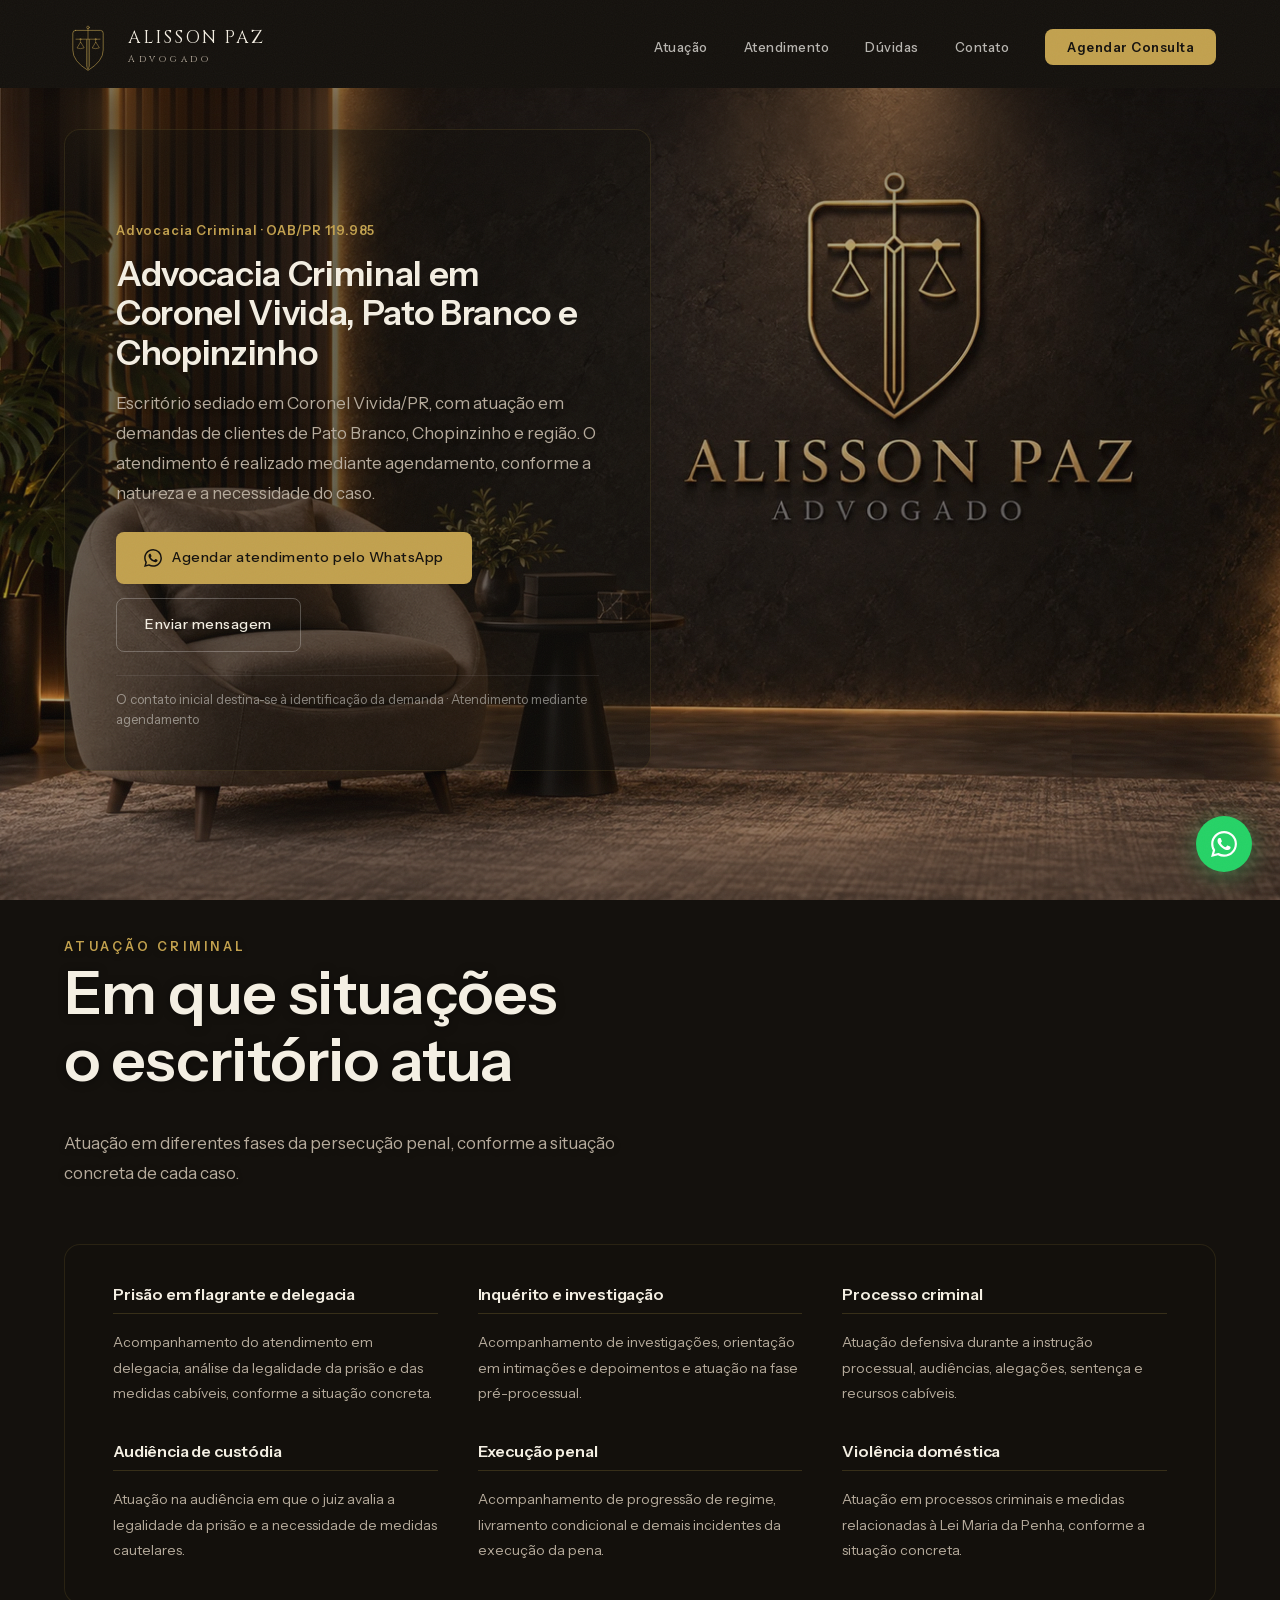
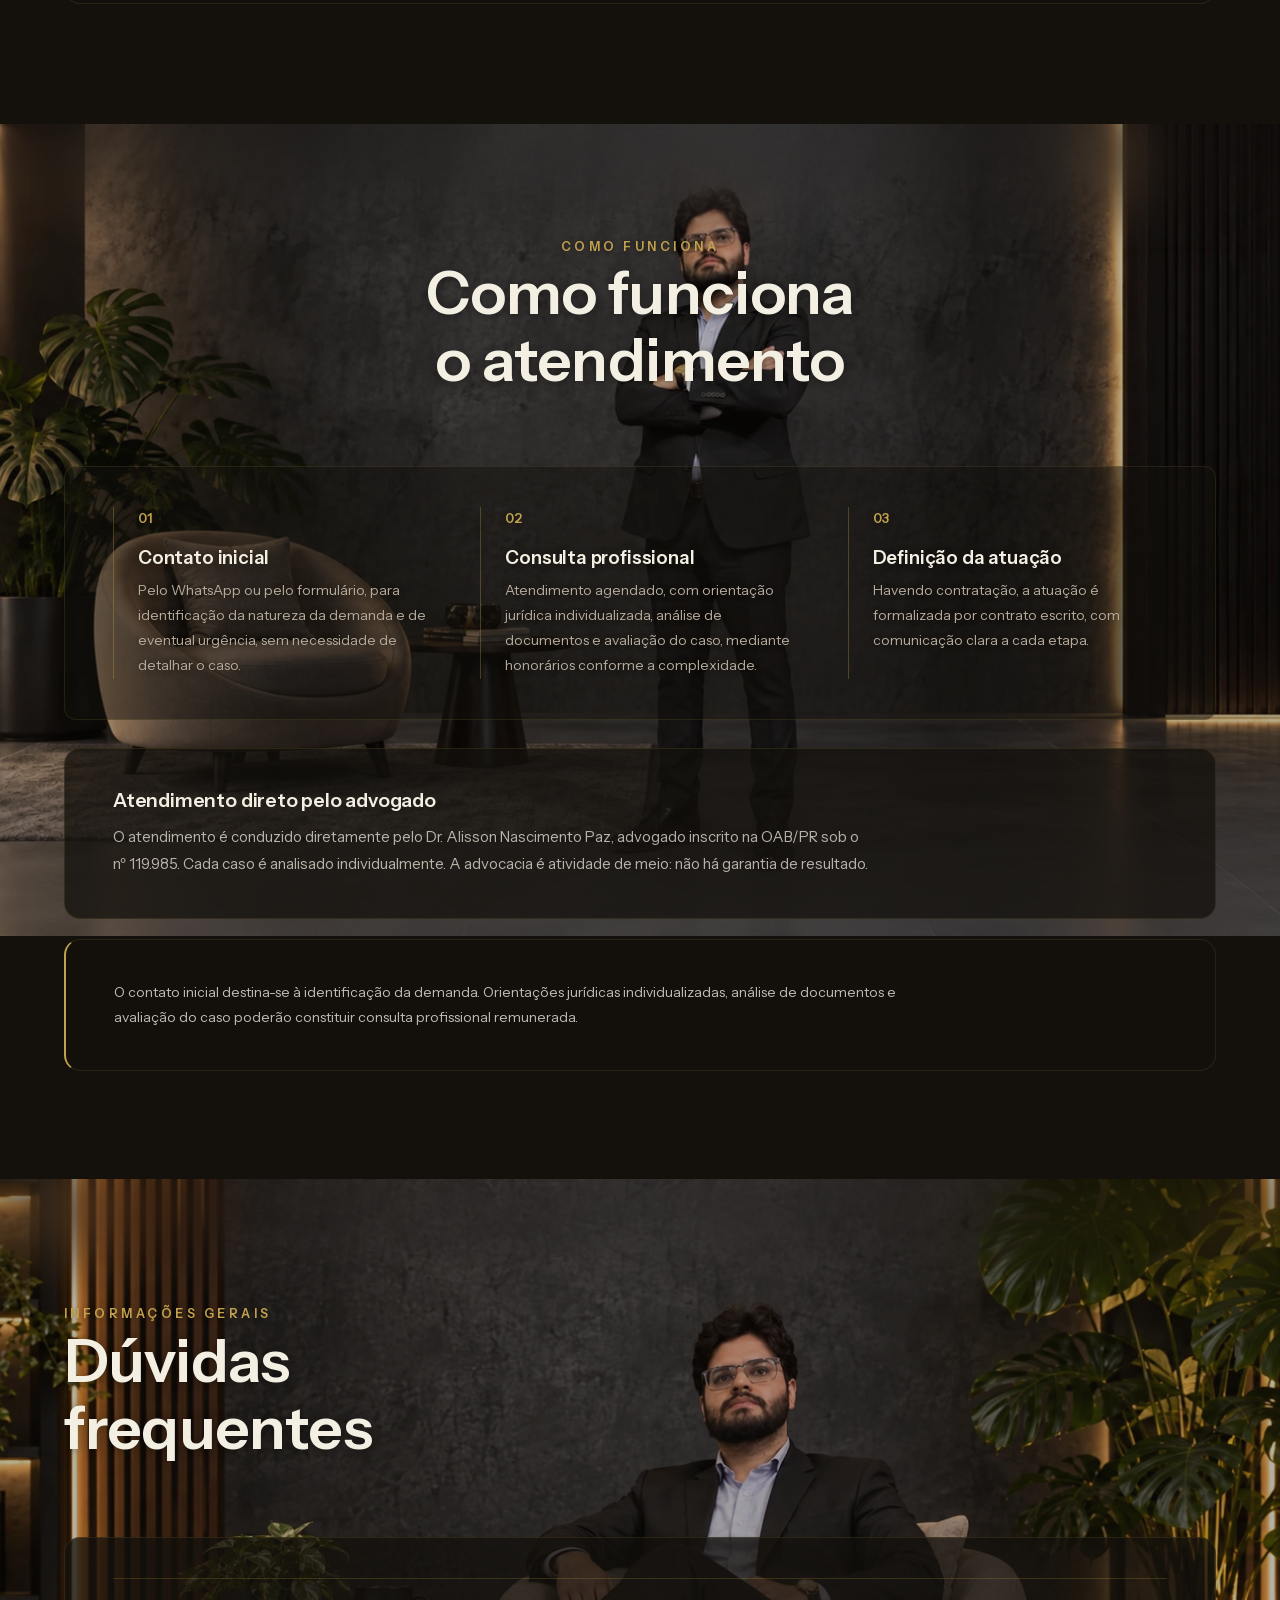
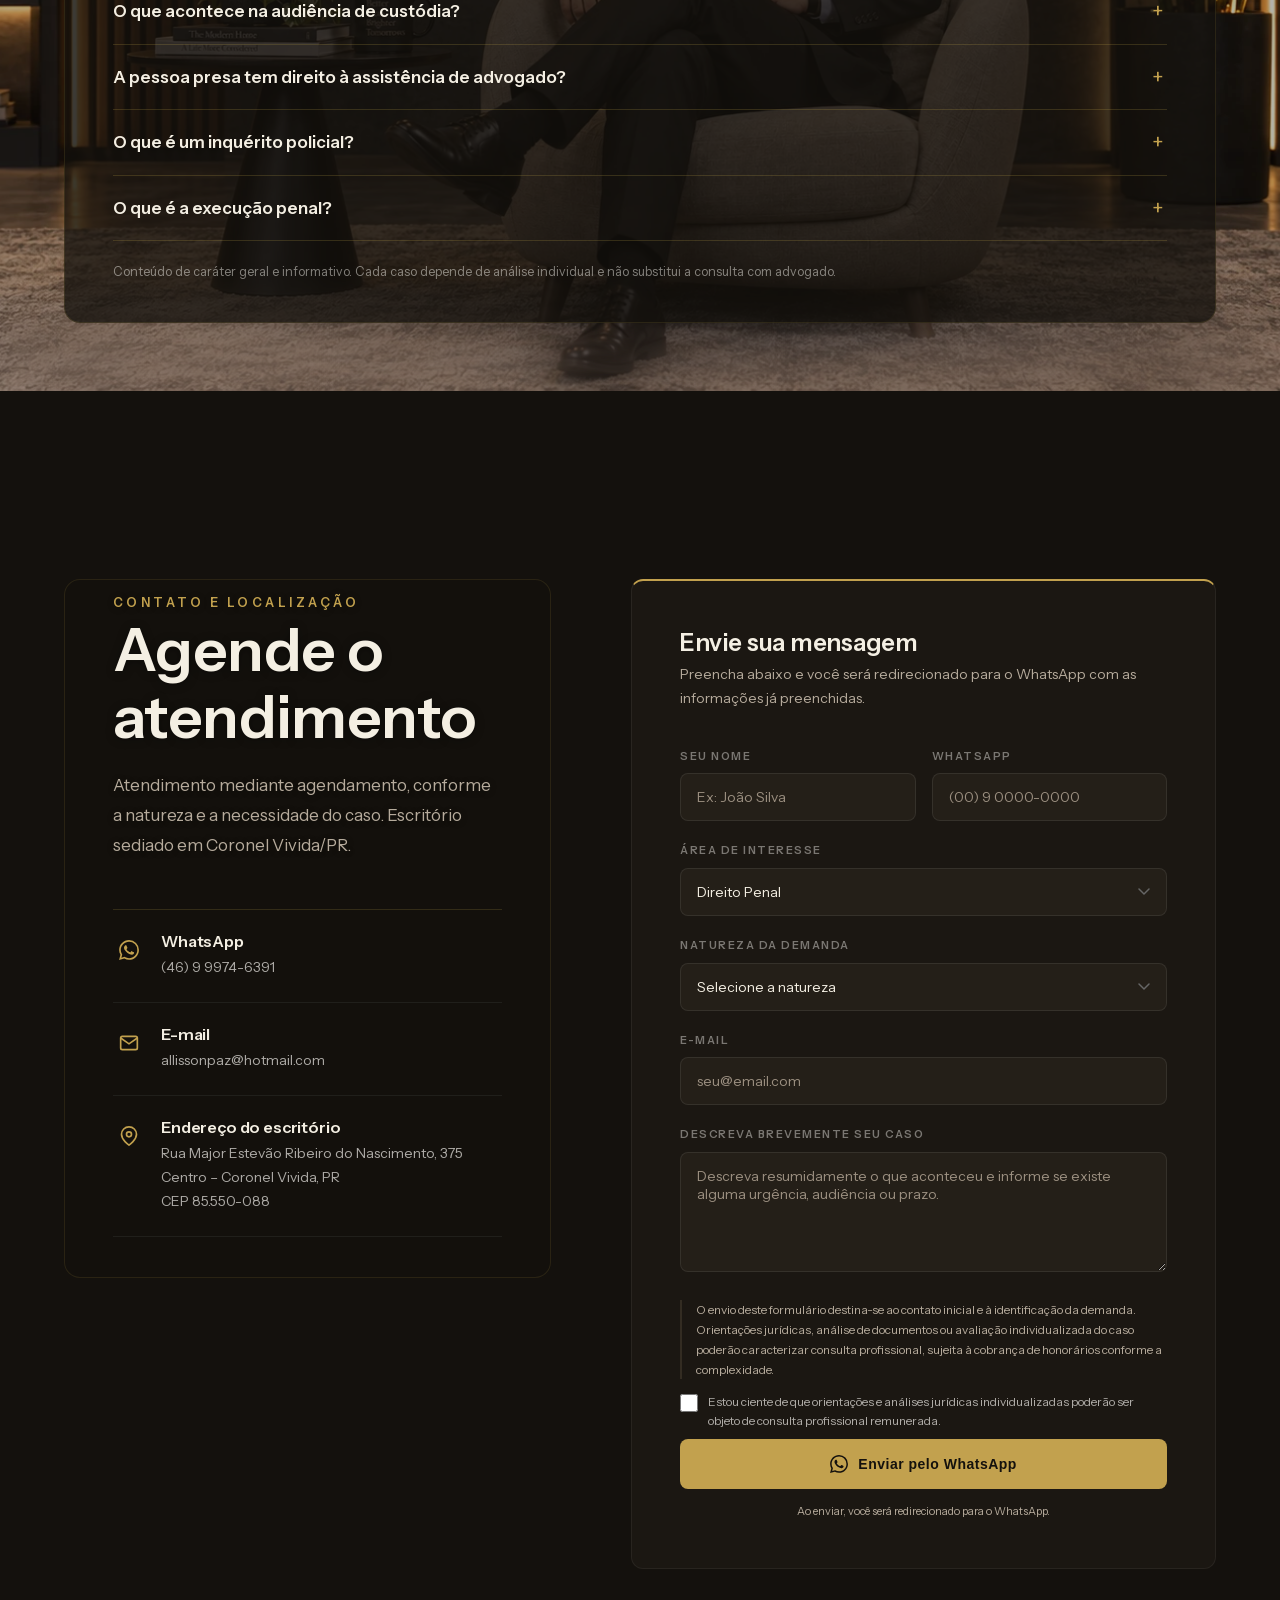
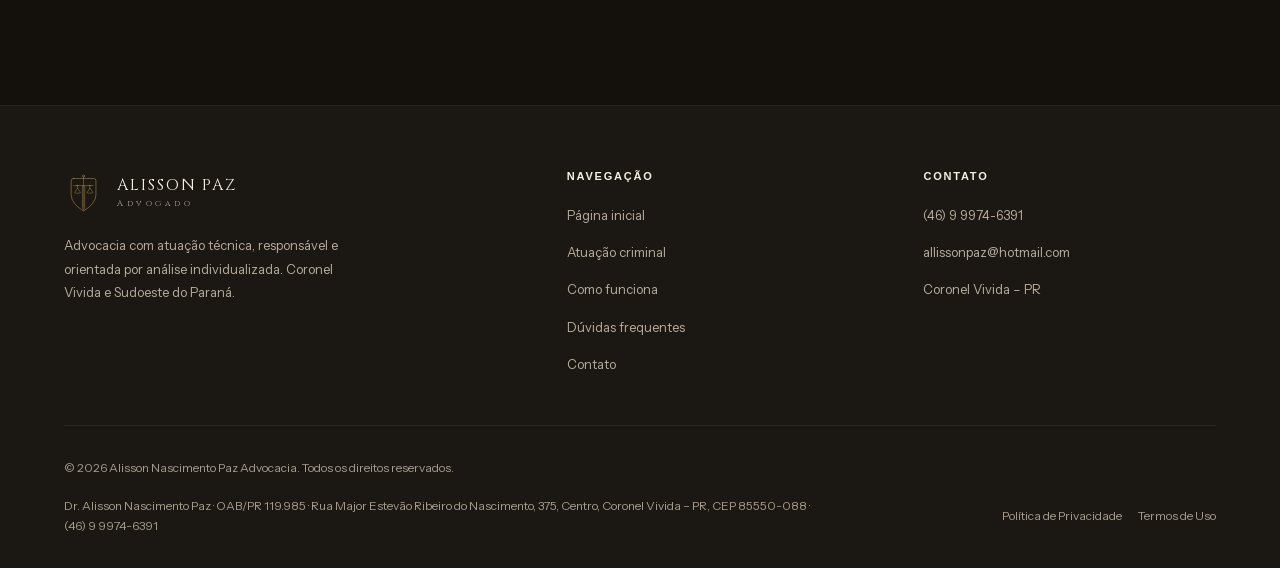
<file: advocacia-criminal.html>
<!DOCTYPE html>
<html lang="pt-BR">
<head>
  <meta charset="UTF-8">
  <!-- Favicons -->
  <link rel="icon" href="/favicon.ico" sizes="any">
  <link rel="icon" type="image/svg+xml" href="/favicon.svg">
  <link rel="icon" type="image/png" href="/favicon-48x48.png" sizes="48x48">
  <link rel="icon" type="image/png" href="/favicon-192x192.png" sizes="192x192">
  <link rel="icon" type="image/png" href="/favicon-512x512.png" sizes="512x512">
  <link rel="apple-touch-icon" href="/apple-touch-icon.png">
  <meta name="viewport" content="width=device-width, initial-scale=1.0">
  <title>Advocacia Criminal em Coronel Vivida, Pato Branco e Chopinzinho</title>
  <meta name="description" content="Defesa em flagrante, inquérito, processo criminal, audiência de custódia e execução penal. Atendimento direto pelo advogado. OAB/PR 119.985.">
  <meta name="robots" content="index, follow">
  <link rel="canonical" href="https://www.alissonpazadv.com.br/advocacia-criminal.html">
  <meta property="og:locale" content="pt_BR">
  <meta property="og:type" content="website">
  <meta property="og:site_name" content="Alisson Paz Advocacia">
  <meta property="og:title" content="Advocacia Criminal em Coronel Vivida, Pato Branco e Chopinzinho">
  <meta property="og:description" content="Defesa em flagrante, inquérito, processo criminal, audiência de custódia e execução penal. Atendimento direto pelo advogado. OAB/PR 119.985.">
  <meta property="og:url" content="https://www.alissonpazadv.com.br/advocacia-criminal.html">
  <meta property="og:image" content="https://www.alissonpazadv.com.br/favicon-512x512.png">
  <meta property="og:image:alt" content="Marca Alisson Paz Advocacia">
  <meta name="twitter:card" content="summary">
  <meta name="twitter:title" content="Advocacia Criminal em Coronel Vivida, Pato Branco e Chopinzinho">
  <meta name="twitter:description" content="Defesa em flagrante, inquérito, processo criminal, audiência de custódia e execução penal. Atendimento direto pelo advogado. OAB/PR 119.985.">
  <meta name="twitter:image" content="https://www.alissonpazadv.com.br/favicon-512x512.png">
  <script type="application/ld+json">
  {
    "@context": "https://schema.org",
    "@type": "LegalService",
    "@id": "https://www.alissonpazadv.com.br/advocacia-criminal.html#servico",
    "name": "Alisson Nascimento Paz Advocacia",
    "url": "https://www.alissonpazadv.com.br/advocacia-criminal.html",
    "description": "Defesa em flagrante, inquérito, processo criminal, audiência de custódia e execução penal. Atendimento direto pelo advogado. OAB/PR 119.985.",
    "serviceType": "Advocacia criminal",
    "telephone": "+55 46 99974-6391",
    "email": "allissonpaz@hotmail.com",
    "address": {
      "@type": "PostalAddress",
      "streetAddress": "Rua Major Estevão Ribeiro do Nascimento, 375, Centro",
      "addressLocality": "Coronel Vivida",
      "addressRegion": "PR",
      "postalCode": "85550-088",
      "addressCountry": "BR"
    },
    "areaServed": [
      { "@type": "City", "name": "Coronel Vivida" },
      { "@type": "City", "name": "Pato Branco" },
      { "@type": "City", "name": "Chopinzinho" }
    ]
  }
  </script>
  <link rel="preload" as="font" type="font/woff2" href="assets/fonts/cinzel-latin.woff2" crossorigin>
  <link rel="preload" as="font" type="font/woff2" href="assets/fonts/instrument-sans-latin.woff2" crossorigin>

  <!-- Google tag (gtag.js) -->
  <script async src="https://www.googletagmanager.com/gtag/js?id=G-5J4N177RQL"></script>
  <script>
    window.dataLayer = window.dataLayer || [];
    function gtag(){dataLayer.push(arguments);}
    gtag('js', new Date());
    gtag('config', 'G-5J4N177RQL');
    gtag('config', 'AW-17974605756');
  </script>

  <style>
*, *::before, *::after{ box-sizing: border-box; margin: 0; padding: 0; }
@font-face{
      font-family: 'Cinzel';
      font-style: normal;
      font-weight: 400;
      font-display: swap;
      src: url('assets/fonts/cinzel-latin.woff2') format('woff2');
    }
@font-face{
      font-family: 'Cinzel';
      font-style: normal;
      font-weight: 500;
      font-display: swap;
      src: url('assets/fonts/cinzel-latin.woff2') format('woff2');
    }
@font-face{
      font-family: 'Cinzel';
      font-style: normal;
      font-weight: 600;
      font-display: swap;
      src: url('assets/fonts/cinzel-latin.woff2') format('woff2');
    }
@font-face{
      font-family: 'Instrument Sans';
      font-style: normal;
      font-weight: 400;
      font-display: swap;
      src: url('assets/fonts/instrument-sans-latin.woff2') format('woff2');
    }
@font-face{
      font-family: 'Instrument Sans';
      font-style: normal;
      font-weight: 500;
      font-display: swap;
      src: url('assets/fonts/instrument-sans-latin.woff2') format('woff2');
    }
@font-face{
      font-family: 'Instrument Sans';
      font-style: normal;
      font-weight: 600;
      font-display: swap;
      src: url('assets/fonts/instrument-sans-latin.woff2') format('woff2');
    }
@font-face{
      font-family: 'Instrument Sans';
      font-style: normal;
      font-weight: 700;
      font-display: swap;
      src: url('assets/fonts/instrument-sans-latin.woff2') format('woff2');
    }
:root{
      --dark:    #14110D;
      --dark-2:  #1B1712;
      --dark-3:  #241F18;
      --dark-4:  #332C22;
      --gold:    #C2A14E;
      --gold-lt: #E4D2A0;
      --white:   #F4EFE3;
      --gray:    #8A8073;
      --gray-lt: #5e5648;
      --radius:  6px;
      --tr: 0.35s cubic-bezier(0.4, 0, 0.2, 1);
      --nav-h: 88px; /* altura aproximada da navbar (padding 20px*2 + logo 54px, arredondado) */
    }
@media (max-width: 768px){:root{ --nav-h: 74px; }}
::selection{ background: var(--gold); color: var(--dark); }
html{ scroll-behavior: smooth; }
body{
      background: var(--dark);
      color: var(--white);
      font-family: 'Instrument Sans', sans-serif;
      font-size: 16px;
      line-height: 1.7;
      font-weight: 400;
      -webkit-font-smoothing: antialiased;
      overflow-x: hidden;
    }
body::before{
      content: "";
      position: fixed;
      inset: 0;
      z-index: 9999;
      pointer-events: none;
      opacity: .04;
      background-image: url("data:image/svg+xml,%3Csvg xmlns='http://www.w3.org/2000/svg' width='120' height='120'%3E%3Cfilter id='n'%3E%3CfeTurbulence type='fractalNoise' baseFrequency='0.9' numOctaves='2'/%3E%3C/filter%3E%3Crect width='100%25' height='100%25' filter='url(%23n)'/%3E%3C/svg%3E");
    }
h1, h2, h3, h4{ font-family: 'Instrument Sans', sans-serif; font-weight: 600; line-height: 1.15; letter-spacing: -0.01em; }
a{ text-decoration: none; color: inherit; }
img{ max-width: 100%; display: block; }
.container{ max-width: 1200px; margin: 0 auto; padding: 0 24px; width: 100%; }
.fade-up{
      opacity: 0;
      transform: translateY(32px);
      transition: opacity 0.7s ease, transform 0.7s ease;
    }
.fade-up.visible{ opacity: 1; transform: translateY(0); }
section{ padding: 120px 0; }
#processo{ padding: 108px 0; }
#contato{ padding: 136px 0; }
#atuacao, #formacao, #diferenciais, #contato{
      position: relative;
    }
.section-tag{
      font-family: 'Instrument Sans', sans-serif;
      font-weight: 600;
      font-size: .78rem;
      letter-spacing: .28em;
      text-transform: uppercase;
      color: var(--gold);
      margin-bottom: 20px;
    }
.section-title{
      font-family: 'Instrument Sans', sans-serif;
      font-size: clamp(2.1rem, 4.8vw, 3.75rem);
      font-weight: 600;
      color: var(--white);
      line-height: 1.12;
      margin-bottom: 20px;
    }
.section-subtitle{
      font-size: 1.05rem;
      color: var(--gray);
      max-width: 560px;
      line-height: 1.8;
    }
.visual-chapter .section-tag,
    .visual-chapter .section-subtitle{
      text-shadow: 0 1px 6px rgba(0,0,0,0.35);
    }
.visual-chapter .section-title{
      text-shadow: 0 1px 10px rgba(0,0,0,0.4);
    }
.areas-hint{
      display: inline-block;
      margin-top: 10px;
      font-size: .84rem;
      color: rgba(240,237,232,0.4);
    }
.btn{
      display: inline-flex;
      align-items: center;
      gap: 10px;
      padding: 14px 28px;
      border-radius: var(--radius);
      font-size: 14px;
      font-weight: 500;
      letter-spacing: 0.5px;
      cursor: pointer;
      transition: var(--tr);
      border: none;
    }
.btn-gold{ background: var(--gold); color: var(--dark); }
.btn-gold:hover{ background: var(--gold-lt); transform: translateY(-2px); }
.btn-outline{ background: transparent; color: var(--white); border: 1px solid rgba(255,255,255,0.25); }
.btn-outline:hover{ border-color: var(--gold); color: var(--gold); }
#navbar{
      position: fixed;
      top: 0; left: 0; right: 0;
      z-index: 1000;
      padding: 20px 0;
      background: transparent;
      transition: background-color var(--tr), padding var(--tr);
      transform: translateZ(0);
    }
#navbar.scrolled{
      background: rgba(20,17,13,0.85);
      padding: 14px 0;
    }
.nav-inner{ display: flex; align-items: center; justify-content: space-between; }
.nav-lockup{ display: flex; align-items: center; gap: 16px; }
.nav-mark{ height: 54px; width: auto; color: var(--gold); }
.nav-txt{ display: flex; flex-direction: column; line-height: 1; }
.nav-name{ font-family: 'Cinzel', serif; font-size: 1.1rem; letter-spacing: .12em; color: var(--white); }
.nav-tagline{ font-family: 'Cinzel', serif; font-size: .58rem; letter-spacing: .4em; color: var(--gray); margin-top: 7px; }
.nav-links{
      display: flex;
      align-items: center;
      gap: 36px;
      list-style: none;
    }
.nav-links a{
      font-size: 13px;
      font-weight: 500;
      letter-spacing: 0.5px;
      color: rgba(240,237,232,0.75);
      transition: color var(--tr);
    }
.nav-links a:hover{ color: var(--gold); }
.nav-cta{
      background: var(--gold);
      color: var(--dark) !important;
      padding: 10px 22px;
      border-radius: var(--radius);
      font-weight: 600 !important;
    }
.nav-cta:hover{ background: var(--gold-lt) !important; }
.nav-toggle{
      display: none;
      flex-direction: column;
      gap: 5px;
      cursor: pointer;
      padding: 4px;
      z-index: 1001;
      position: relative;
    }
.nav-toggle span{
      display: block;
      width: 22px;
      height: 2px;
      background: var(--white);
      transition: var(--tr);
    }
.nav-close-item{ display: none; }
.visual-chapter{
      position: relative;
      display: grid;
      grid-template-columns: 1fr;
      grid-template-rows: 1fr;
      isolation: isolate;
    }
.chapter-bg{
      grid-column: 1;
      grid-row: 1;
      position: sticky;
      top: var(--nav-h);
      align-self: start;
      height: calc(100vh - var(--nav-h));
      height: calc(100svh - var(--nav-h));
      overflow: hidden;
      z-index: 0;
      pointer-events: none;
      background: var(--dark);
    }
.chapter-bg-img{
      position: absolute;
      inset: 0;
      z-index: 0;
      width: 100%;
      height: 100%;
      object-fit: cover;
      object-position: center;
      display: block;
    }
.chapter-bg-blend{
      position: absolute;
      left: 0;
      right: 0;
      height: 16%;
      z-index: 1;
      pointer-events: none;
      backdrop-filter: blur(30px);
      -webkit-backdrop-filter: blur(30px);
    }
.chapter-bg-blend-top{
      top: 0;
      -webkit-mask-image: linear-gradient(to bottom, #000 0%, transparent 100%);
      mask-image: linear-gradient(to bottom, #000 0%, transparent 100%);
    }
.chapter-bg-blend-bottom{
      bottom: 0;
      -webkit-mask-image: linear-gradient(to top, #000 0%, transparent 100%);
      mask-image: linear-gradient(to top, #000 0%, transparent 100%);
    }
.chapter-bg-overlay{
      position: absolute;
      inset: 0;
      z-index: 2;
      background: rgba(20,17,13,0.32);
    }
.chapter-content{
      grid-column: 1;
      grid-row: 1;
      position: relative;
      z-index: 1;
    }
#hero{
      position: relative;
      padding: 0;
      display: flex;
      align-items: center;
      min-height: clamp(460px, calc(100vh - var(--nav-h, 88px)), 820px);
      min-height: clamp(460px, calc(100svh - var(--nav-h, 88px)), 820px);
    }
.hero-scrim{
      position: absolute;
      inset: 0;
      z-index: 1;
      pointer-events: none;
      background:
        linear-gradient(to right,
          rgba(20,17,13,0.66) 0%,
          rgba(20,17,13,0.52) 26%,
          rgba(20,17,13,0.22) 48%,
          rgba(20,17,13,0.03) 66%,
          transparent 80%
        ),
        linear-gradient(to top,
          rgba(20,17,13,0.4) 0%,
          rgba(20,17,13,0.1) 20%,
          transparent 32%
        );
    }
.hero-copy{
      position: relative;
      z-index: 2;
      display: flex;
      flex-direction: column;
      justify-content: center;
      width: 100%;
      /* --hero-inset repete o recuo esquerdo (mesma referência do .container);
         --hero-nav-w é a largura, já medida, do menu (de "Áreas de Atuação" até
         "Agendar Consulta") — o texto do hero termina exatamente na coluna onde
         o menu começa, puxando a caixa até ali em vez do limite fixo antigo. */
      --hero-inset: max(24px, calc((100% - 1200px) / 2 + 24px));
      --hero-pad-r: clamp(32px, 4vw, 64px);
      --hero-nav-w: 616px;
      /* Piso de 420px: em telas médias (onde o menu já está bem apertado
         contra o logo) a fórmula ficaria estreita demais — mantém a largura
         antiga nesses casos, e só "puxa" de verdade em telas largas. */
      max-width: max(420px, calc(100% - var(--hero-inset) + var(--hero-pad-r) - var(--hero-nav-w)));
      padding: clamp(72px, 10vh, 108px) var(--hero-pad-r) clamp(28px, 4.5vh, 48px) var(--hero-inset);
    }
@media (min-width: 769px){.hero-scrim{ display: none; }.hero-copy{
        max-width: max(380px, calc(100% - 2 * var(--hero-inset) + var(--hero-pad-r) - var(--hero-nav-w)));
        margin-left: var(--hero-inset);
        /* Empurra o topo do cartão para começar só depois da navbar
           (transparente no topo da página) — sem isso, a borda/canto
           arredondado do painel aparecia colidindo com o menu. */
        margin-top: var(--nav-h);
        padding-left: var(--hero-pad-r);
        background: rgba(20,17,13,0.48);
        border: 1px solid rgba(201,168,76,0.12);
        border-radius: 16px;
      }}
.hero-kicker{
      display: block;
      font-size: .8rem;
      font-weight: 600;
      letter-spacing: .06em;
      color: var(--gold);
      margin-bottom: clamp(8px, 1.4vh, 16px);
    }
.hero-title{
      font-size: clamp(1.6rem, 2vw + 0.55rem, 2.3rem);
      font-weight: 600;
      color: var(--white);
      line-height: 1.15;
      letter-spacing: -0.01em;
      max-width: 100%;
      margin-bottom: clamp(10px, 1.6vh, 18px);
    }
.hero-sub{
      max-width: 100%;
      margin-bottom: clamp(14px, 2.6vh, 26px);
    }
.hero-actions{ display: flex; gap: 14px; flex-wrap: wrap; margin-bottom: clamp(14px, 2.6vh, 26px); }
.hero-meta{
      font-size: 13px;
      line-height: 1.5;
      color: rgba(240,237,232,0.5);
      padding-top: clamp(10px, 1.6vh, 18px);
      border-top: 1px solid rgba(255,255,255,0.08);
      max-width: 100%;
    }
@media (min-width: 769px) and (max-height: 760px){.hero-copy{
        padding-top: clamp(56px, 8vh, 84px);
        padding-bottom: clamp(20px, 3.5vh, 32px);
      }.hero-kicker{ margin-bottom: clamp(6px, 1vh, 12px); }.hero-title{ margin-bottom: clamp(8px, 1.2vh, 14px); }.hero-sub, .hero-actions{ margin-bottom: clamp(10px, 2vh, 18px); }}
@media (max-width: 768px){.hero-scrim{
        background:
          linear-gradient(to bottom,
            rgba(20,17,13,0.55) 0%,
            rgba(20,17,13,0.4) 22%,
            rgba(20,17,13,0.55) 55%,
            rgba(20,17,13,0.92) 88%,
            #14110D 100%
          );
      }#hero{ align-items: flex-end; }.hero-copy{ max-width: 100%; justify-content: flex-end; padding: 28px 18px 40px; }.hero-title, .hero-meta, .hero-sub{ max-width: 100%; }}
@media (max-width: 768px) and (max-height: 600px){.hero-meta{ padding-right: 84px; }.hero-actions .btn{ max-width: calc(100% - 76px); }}
#atuacao{ background: transparent; }
.areas-header{
      display: flex;
      flex-direction: column;
      align-items: flex-start;
      margin-bottom: 56px;
      gap: 14px;
    }
.area-title{
      font-family: 'Instrument Sans', sans-serif;
      font-size: 1.2rem;
      font-weight: 600;
      color: var(--white);
      margin-bottom: 12px;
    }
.area-desc{ font-size: 14px; color: var(--gray); line-height: 1.8; max-width: 46ch; }
.content-panel{
      background: rgba(20,17,13,0.48);
      border: 1px solid rgba(201,168,76,0.12);
      border-radius: 16px;
      padding: 40px clamp(20px, 4vw, 48px);
    }
.tab-intro{
      font-size: 15px;
      color: rgba(240,237,232,0.6);
      line-height: 1.85;
      max-width: 680px;
      margin-bottom: 40px;
    }
.tab-grid{
      display: grid;
      grid-template-columns: repeat(4, 1fr);
      gap: 32px 40px;
    }
.tab-group h4{
      font-family: 'Instrument Sans', sans-serif;
      font-size: 1rem;
      font-weight: 600;
      color: var(--white);
      margin-bottom: 16px;
      padding-bottom: 10px;
      border-bottom: 1px solid rgba(201,168,76,0.2);
    }
.tab-group ul{
      list-style: none;
      padding: 0;
      margin: 0;
      display: flex;
      flex-direction: column;
      gap: 9px;
    }
.tab-group ul li{
      font-size: 13.5px;
      color: rgba(240,237,232,0.56);
      line-height: 1.5;
      padding-left: 16px;
      position: relative;
    }
.tab-group ul li::before{
      content: '';
      position: absolute;
      left: 0;
      top: 7px;
      width: 5px;
      height: 5px;
      background: var(--gold);
      border-radius: 50%;
      opacity: 0.5;
    }
#processo{ background: transparent; }
.processo-header{ text-align: center; max-width: 600px; margin: 0 auto; }
.processo-header .section-tag{ text-align: center; }
.processo-header .section-subtitle{ margin: 0 auto; }
.processo-steps{
      display: grid;
      grid-template-columns: repeat(3, 1fr);
      gap: 48px;
      margin-top: 72px;
    }
.step{
      padding-left: 24px;
      border-left: 1px solid rgba(201,168,76,0.3);
    }
.step-dot{
      display: block;
      font-family: 'Instrument Sans', sans-serif;
      font-size: 13px;
      font-weight: 600;
      color: var(--gold);
      margin-bottom: 18px;
      text-shadow: 0 1px 6px rgba(0,0,0,0.35);
    }
.step h3{ font-size: 1.15rem; font-weight: 600; color: var(--white); margin-bottom: 10px; text-shadow: 0 1px 8px rgba(0,0,0,0.4); }
.step p{ font-size: 14px; color: var(--gray); line-height: 1.8; max-width: 30ch; text-shadow: 0 1px 6px rgba(0,0,0,0.35); }
@media (max-width: 768px){.processo-steps{ grid-template-columns: 1fr; gap: 32px; }}
#contato{ background: transparent; }
.contato-layout{
      display: grid;
      grid-template-columns: 1fr 1.2fr;
      gap: 80px;
      align-items: flex-start;
    }
.contato-info{ padding-top: 8px; }
.contato-list{
      margin-top: 48px;
      border-top: 1px solid rgba(201,168,76,0.18);
    }
.contato-item{
      display: flex;
      gap: 16px;
      align-items: flex-start;
      padding: 22px 0;
      border-bottom: 1px solid rgba(255,255,255,0.06);
    }
.contato-icon{
      width: 32px;
      height: 32px;
      display: flex;
      align-items: center;
      justify-content: center;
      color: var(--gold);
      flex-shrink: 0;
      margin-top: 2px;
    }
.contato-item h4{
      font-size: 11px;
      letter-spacing: 2px;
      text-transform: uppercase;
      color: var(--gold);
      margin-bottom: 6px;
      font-weight: 600;
    }
.contato-item p{ font-size: 14px; color: rgba(240,237,232,0.7); line-height: 1.7;
      font-weight: 300;
      -webkit-font-smoothing: antialiased; }
.form-card{
      background: var(--dark-2);
      border-radius: 16px;
      padding: 48px;
      border: 1px solid rgba(255,255,255,0.06);
      border-top: 2px solid var(--gold);
    }
.form-title{ font-size: 1.5rem; font-weight: 600; color: var(--white); margin-bottom: 6px; }
.form-subtitle{ font-size: 14px; color: var(--gray); margin-bottom: 36px; }
.form-group{ margin-bottom: 20px; }
.form-group label{
      display: block;
      font-size: 11px;
      font-weight: 600;
      letter-spacing: 1.5px;
      text-transform: uppercase;
      color: rgba(240,237,232,0.45);
      margin-bottom: 8px;
    }
.form-group input,
    .form-group select,
    .form-group textarea{
      width: 100%;
      background: var(--dark-3);
      border: 1px solid rgba(255,255,255,0.08);
      border-radius: var(--radius);
      padding: 14px 16px;
      color: var(--white);
      font-family: 'Instrument Sans', sans-serif;
      font-size: 14px;
      transition: border-color var(--tr);
      outline: none;
      -webkit-appearance: none;
      appearance: none;
    }
.form-group input::placeholder,
    .form-group textarea::placeholder{ color: var(--gray); }
.form-group input:focus,
    .form-group select:focus,
    .form-group textarea:focus{ border-color: var(--gold); }
.form-group textarea{ resize: vertical; min-height: 120px; }
.form-group select{
      cursor: pointer;
      background-image: url("data:image/svg+xml,%3Csvg xmlns='http://www.w3.org/2000/svg' width='12' height='8' viewBox='0 0 12 8'%3E%3Cpath d='M1 1l5 5 5-5' stroke='%23666' stroke-width='1.5' fill='none' stroke-linecap='round'/%3E%3C/svg%3E");
      background-repeat: no-repeat;
      background-position: right 16px center;
      padding-right: 40px;
    }
.form-row{ display: grid; grid-template-columns: 1fr 1fr; gap: 16px; }
.btn-submit{
      width: 100%;
      background: var(--gold);
      color: var(--dark);
      border: none;
      border-radius: var(--radius);
      padding: 16px;
      font-size: 14px;
      font-weight: 600;
      letter-spacing: 0.5px;
      cursor: pointer;
      transition: var(--tr);
      display: flex;
      align-items: center;
      justify-content: center;
      gap: 10px;
      margin-top: 8px;
    }
.btn-submit:hover{ background: var(--gold-lt); transform: translateY(-2px); }
.form-group[hidden]{ display: none; }
.form-notice{
      font-size: 12px;
      line-height: 1.65;
      color: var(--gray);
      border-left: 2px solid var(--dark-4);
      padding-left: 14px;
      margin: 4px 0 14px;
    }
.form-check{
      display: flex;
      align-items: flex-start;
      gap: 10px;
      font-size: 12px;
      line-height: 1.55;
      color: rgba(240,237,232,0.7);
      cursor: pointer;
      margin-bottom: 4px;
    }
.form-check input{
      flex: 0 0 auto;
      width: 18px;
      height: 18px;
      margin: 1px 0 0;
      accent-color: var(--gold);
      cursor: pointer;
    }
.form-check input:focus-visible{ outline: 2px solid var(--gold); outline-offset: 2px; }
.form-disclaimer{
      font-size: 11px;
      color: var(--gray);
      text-align: center;
      margin-top: 14px;
      line-height: 1.6;
    }
footer{
      background: var(--dark-2);
      border-top: 1px solid rgba(255,255,255,0.06);
      padding: 64px 0 32px;
    }
.footer-top{
      display: grid;
      grid-template-columns: 1.5fr 1fr 1fr;
      gap: 64px;
      margin-bottom: 48px;
    }
.footer-lockup{ display: flex; align-items: center; gap: 14px; margin-bottom: 20px; }
.footer-mark{ height: 44px; width: auto; color: var(--gold); }
.footer-txt{ display: flex; flex-direction: column; line-height: 1; }
.footer-name{ font-family: 'Cinzel', serif; font-size: 1rem; letter-spacing: .12em; color: var(--white); }
.footer-tagline{ font-family: 'Cinzel', serif; font-size: .52rem; letter-spacing: .42em; color: var(--gray); margin-top: 7px; }
.footer-brand p{
      font-size: 13px;
      color: var(--gray);
      line-height: 1.8;
      max-width: 280px;
    }
.footer-col h5{
      font-size: 11px;
      letter-spacing: 2px;
      text-transform: uppercase;
      color: var(--gold);
      margin-bottom: 20px;
      font-weight: 600;
    }
.footer-col ul{ list-style: none; display: flex; flex-direction: column; gap: 10px; }
.footer-col ul li a{
      font-size: 13px;
      color: var(--gray);
      transition: color var(--tr);
    }
.footer-col ul li a:hover{ color: var(--white); }
.footer-bottom{
      padding-top: 32px;
      border-top: 1px solid rgba(255,255,255,0.06);
      display: flex;
      align-items: center;
      justify-content: space-between;
      flex-wrap: wrap;
      gap: 12px;
    }
.footer-bottom p{ font-size: 12px; color: var(--gray-lt); }
.footer-legal{ display: flex; gap: 16px; }
.footer-legal a{ font-size: 12px; color: var(--gray-lt); transition: color var(--tr); }
.footer-legal a:hover{ color: var(--gold); }
.footer-oab{
      font-size: 12px;
      color: var(--gray-lt);
      display: flex;
      align-items: center;
      gap: 8px;
    }
.footer-oab::before{
      content: '';
      display: inline-block;
      width: 6px; height: 6px;
      background: var(--gold);
      border-radius: 50%;
    }
.whatsapp-float{
      position: fixed;
      bottom: 28px;
      right: 28px;
      z-index: 999;
      display: flex;
      align-items: center;
      gap: 12px;
    }
.whatsapp-label{
      background: var(--dark-3);
      color: var(--white);
      font-size: 13px;
      padding: 8px 14px;
      border-radius: 8px;
      white-space: nowrap;
      opacity: 0;
      transform: translateX(8px);
      transition: var(--tr);
      border: 1px solid rgba(255,255,255,0.08);
      pointer-events: none;
    }
.whatsapp-float:hover .whatsapp-label{ opacity: 1; transform: translateX(0); }
.whatsapp-btn{
      width: 56px;
      height: 56px;
      background: #25D366;
      border-radius: 50%;
      display: flex;
      align-items: center;
      justify-content: center;
      box-shadow: 0 4px 24px rgba(37,211,102,0.35);
      transition: var(--tr);
      color: white;
    }
.whatsapp-btn:hover{ transform: scale(1.1); box-shadow: 0 6px 32px rgba(37,211,102,0.5); }
@media (max-width: 1024px){.footer-top{ grid-template-columns: 1fr 1fr; gap: 40px; }}
@media (max-width: 768px){section{ padding: 72px 0; }body.menu-open{ overflow: hidden; touch-action: none; }.nav-links{
        display: none;
        position: fixed;
        top: 0; left: 0; right: 0; bottom: 0;
        background: rgba(20,17,13,0.98);
        flex-direction: column;
        justify-content: center;
        align-items: center;
        gap: 28px;
        z-index: 9000;
      }.nav-links.open{ display: flex; }.nav-links.open a{ font-size: 1.3rem; letter-spacing: .04em; }.nav-links.open .nav-cta{ font-size: 1rem !important; padding: 14px 32px; margin-top: 8px; }.nav-toggle{ display: flex; z-index: 9001; }body.menu-open .nav-toggle{ display: none; }.nav-close-item{
        display: block;
        position: absolute;
        top: 20px;
        right: 20px;
        list-style: none;
      }.nav-close{
        background: rgba(255,255,255,0.07);
        border: 1px solid rgba(255,255,255,0.13);
        border-radius: 50%;
        color: var(--white);
        cursor: pointer;
        width: 46px;
        height: 46px;
        display: flex;
        align-items: center;
        justify-content: center;
        transition: background var(--tr);
      }.nav-close:active{ background: rgba(255,255,255,0.18); }.nav-toggle span{ transition: transform 0.3s ease, opacity 0.3s ease; }.nav-toggle.active span:nth-child(1){ transform: rotate(45deg) translate(5px, 5px); }.nav-toggle.active span:nth-child(2){ opacity: 0; transform: translateX(-8px); }.nav-toggle.active span:nth-child(3){ transform: rotate(-45deg) translate(5px, -5px); }.processo-steps{ grid-template-columns: 1fr; }.contato-layout{ grid-template-columns: 1fr; gap: 40px; }.footer-top{ grid-template-columns: 1fr; gap: 36px; }.footer-bottom{ flex-direction: column; text-align: center; gap: 8px; }.form-row{ grid-template-columns: 1fr; }.hero-title{ font-size: clamp(1.7rem, 7vw, 2.2rem); }.hero-actions{ flex-direction: column; gap: 10px; }.hero-actions .btn{ width: 100%; justify-content: center; }.nav-mark{ height: 34px; }.nav-name{ font-size: .8rem; }.nav-tagline{ font-size: .5rem; letter-spacing: .35em; margin-top: 5px; }.whatsapp-label{ display: none; }.whatsapp-float{
        bottom: calc(20px + env(safe-area-inset-bottom));
        right: calc(20px + env(safe-area-inset-right));
      }.form-card{ padding: 28px 20px; }.tab-grid{ grid-template-columns: repeat(2, 1fr); gap: 24px; }.tab-intro{ font-size: 14px; margin-bottom: 28px; }}
@media (max-width: 480px){section{ padding: 56px 0; }.container{ padding: 0 18px; }.section-title{ font-size: clamp(1.75rem, 7vw, 2rem); }.step{ padding: 28px 18px; }.step-num{ font-size: 2.8rem; }.form-card{ padding: 24px 16px; }.footer-name{ font-size: .85rem; }.footer-mark{ height: 36px; }.tab-grid{ grid-template-columns: 1fr; gap: 0; }.tab-group{ padding-bottom: 20px; margin-bottom: 20px; border-bottom: 1px solid rgba(255,255,255,0.06); }.tab-group:last-child{ padding-bottom: 0; margin-bottom: 0; border-bottom: none; }}
:root{
      --radius-action: 8px;
      --radius-surface: 12px;
      --radius: var(--radius-action);
      --gray: #b6ab9c;
      --gray-lt: #a79b8b;
    }
html{ scroll-padding-top: 92px; }
body.menu-open{ overflow: hidden; touch-action: none; }
.skip-link{
      position: fixed;
      top: 10px;
      left: 12px;
      z-index: 12000;
      padding: 11px 16px;
      border-radius: var(--radius-action);
      background: var(--gold);
      color: var(--dark);
      font-weight: 600;
      transform: translateY(-160%);
      transition: transform 0.2s ease;
    }
.skip-link:focus{ transform: translateY(0); }
:where(a, button, input, select, textarea):focus-visible{
      outline: 3px solid var(--gold-lt);
      outline-offset: 4px;
    }
.nav-toggle,
    .nav-close{
      appearance: none;
      border: 0;
      background: transparent;
      color: var(--white);
      min-width: 44px;
      min-height: 44px;
      align-items: center;
      justify-content: center;
    }
.nav-toggle{ display: none; padding: 10px; }
.nav-close-item{ display: none; }
.nav-close{ cursor: pointer; }
.nav-links a,
    .btn,
    .btn-submit,
    .btn-cta-gold,
    .btn-cta-outline,
    .mapa-link,
    .back-link,
    .whatsapp-btn{
      min-height: 44px;
    }
.fade-up{ opacity: 1 !important; transform: none !important; }
.hero-content.fade-up{ animation: hero-reveal 0.72s ease-out both; }
@keyframes hero-reveal{
      from { opacity: 0; transform: translateY(20px); }
      to { opacity: 1; transform: translateY(0); }
    }
[hidden]{ display: none !important; }
.tab-btn[aria-selected="false"],
    .tab-intro,
    .tab-group ul li,
    .dif-when ul li,
    .article-disclaimer p,
    .event-date,
    .compare-value.old{
      color: rgba(244, 239, 227, 0.72);
    }
.form-group input::placeholder,
    .form-group textarea::placeholder{ color: #9b8f80; opacity: 1; }
.area-card,
    .dif-visual,
    .processo-steps,
    .article-card,
    .form-card,
    .sidebar-card,
    .obrigado-card,
    .article-highlight,
    .article-disclaimer{
      border-radius: var(--radius-surface);
    }
.btn,
    .btn-submit,
    .btn-cta-gold,
    .btn-cta-outline,
    .nav-cta,
    .mapa-link{
      border-radius: var(--radius-action);
    }
.tab-group h3,
    .dif-text h3,
    .contato-item h3,
    .sidebar-card h2,
    .footer-col h2{
      color: var(--white);
      font-weight: 600;
    }
.tab-group h3{
      margin-bottom: 16px;
      padding-bottom: 10px;
      border-bottom: 1px solid rgba(194, 161, 78, 0.2);
      font-size: 1rem;
    }
.contato-item h3{ margin-bottom: 6px; font-size: 1rem; }
.footer-col h2{
      margin-bottom: 18px;
      font-family: 'Manrope', sans-serif;
      font-size: 0.69rem;
      letter-spacing: 0.16em;
      text-transform: uppercase;
    }
.footer-nap{ max-width: 760px; color: var(--gray); font-size: 0.76rem; line-height: 1.65; }
.footer-bottom{ gap: 18px 32px; }
@media (max-width: 768px){#navbar .nav-links{
        position: fixed;
        inset: 0;
        z-index: 10000;
        width: 100vw;
        height: 100vh;
        height: 100dvh;
        padding: 84px 24px 32px;
        overflow-y: auto;
        overscroll-behavior: contain;
        background: rgba(20, 17, 13, 0.97);
      }#navbar .nav-links.open{ display: flex; }#navbar .nav-close-item{ position: absolute; top: 18px; right: 18px; display: block; }#navbar .nav-links:not(.open) .nav-close-item{ display: none; }#navbar .nav-toggle{ display: flex; }.footer-bottom{ align-items: flex-start; text-align: left; }}
@media (prefers-reduced-motion: reduce){
      html { scroll-behavior: auto; }
      *, *::before, *::after {
        scroll-behavior: auto !important;
        animation-duration: 0.01ms !important;
        animation-iteration-count: 1 !important;
        transition-duration: 0.01ms !important;
      }
    }

/* ===== Landing Advocacia Criminal: apenas o que a home nao tem ===== */
.lp-areas { grid-template-columns: repeat(3, 1fr); gap: 36px 40px; }
.lp-areas .area-desc { max-width: none; }
.lp-direto, .lp-aviso, .lp-faq { background: rgba(20,17,13,0.74); }
.lp-direto { margin-top: 28px; }
.lp-direto .tab-intro { margin-bottom: 0; max-width: 760px; }
.lp-aviso { margin-top: 20px; border-left: 2px solid var(--gold); }
.lp-aviso p { font-size: 14px; line-height: 1.8; color: rgba(240,237,232,0.78); max-width: 820px; }
.lp-faq details { border-bottom: 1px solid rgba(201,168,76,0.2); }
.lp-faq details:first-of-type { border-top: 1px solid rgba(201,168,76,0.2); }
.lp-faq summary { cursor: pointer; list-style: none; padding: 18px 36px 18px 0; font-family: 'Instrument Sans', sans-serif; font-size: 1.05rem; font-weight: 600; color: var(--white); position: relative; }
.lp-faq summary::-webkit-details-marker { display: none; }
.lp-faq summary::after { content: "+"; position: absolute; right: 4px; top: 50%; transform: translateY(-50%); color: var(--gold); font-size: 1.3rem; font-weight: 400; }
.lp-faq details[open] summary::after { content: "\2013"; }
.lp-faq details p { padding: 0 36px 20px 0; font-size: 14px; color: rgba(240,237,232,0.66); line-height: 1.85; max-width: 760px; }
.lp-faq-note { margin-top: 20px; font-size: 12.5px; line-height: 1.7; color: rgba(240,237,232,0.5); }
@media (max-width: 1024px) { .lp-areas { grid-template-columns: repeat(2, 1fr); } }
@media (max-width: 640px) { .lp-areas { grid-template-columns: 1fr; gap: 24px; } }

  </style>
</head>
<body>

<a class="skip-link" href="#main-content">Pular para o conteúdo principal</a>

<!-- NAVBAR -->
<nav id="navbar">
  <div class="container">
    <div class="nav-inner">
      <a href="index.html" class="nav-logo" aria-label="Alisson Paz Advogado — página inicial">
        <div class="nav-lockup">
          <svg class="nav-mark" viewBox="0 0 240 270" fill="none" stroke="currentColor" stroke-width="3" stroke-linecap="round" stroke-linejoin="round" aria-hidden="true">
            <path d="M58,52 L182,52 Q196,52 196,66 L196,150 Q196,206 120,252 Q44,206 44,150 L44,66 Q44,52 58,52 Z"/>
            <circle cx="120" cy="37" r="6.5" stroke-width="2.6"/>
            <line x1="120" y1="43.5" x2="120" y2="96" stroke-width="2.6"/>
            <line x1="60" y1="96" x2="180" y2="96" stroke-width="2.6"/>
            <circle cx="82" cy="96" r="3.2" stroke-width="2"/>
            <circle cx="158" cy="96" r="3.2" stroke-width="2"/>
            <line x1="82" y1="99.2" x2="82" y2="112" stroke-width="2"/>
            <line x1="158" y1="99.2" x2="158" y2="112" stroke-width="2"/>
            <path d="M82,112 L65,140 Q82,147 99,140 Z" stroke-width="2.4"/>
            <path d="M158,112 L141,140 Q158,147 175,140 Z" stroke-width="2.4"/>
            <path d="M113,98 L113,230 L120,247 L127,230 L127,98" stroke-width="2.6"/>
            <line x1="120" y1="100" x2="120" y2="232" stroke-width="2"/>
          </svg>
          <div class="nav-txt">
            <span class="nav-name">ALISSON PAZ</span>
            <span class="nav-tagline">Advogado</span>
          </div>
        </div>
      </a>
      <ul class="nav-links" id="navLinks">
        <li class="nav-close-item">
          <button class="nav-close" id="navClose" type="button" aria-label="Fechar menu">
            <svg width="22" height="22" viewBox="0 0 24 24" fill="none" stroke="currentColor" stroke-width="2.5" stroke-linecap="round" stroke-linejoin="round" aria-hidden="true"><line x1="18" y1="6" x2="6" y2="18"/><line x1="6" y1="6" x2="18" y2="18"/></svg>
          </button>
        </li>
        <li><a href="#atuacao">Atuação</a></li>
        <li><a href="#processo">Atendimento</a></li>
        <li><a href="#duvidas">Dúvidas</a></li>
        <li><a href="#contato">Contato</a></li>
        <li>
          <a href="https://wa.me/5546999746391?text=Ol%C3%A1%2C%20vim%20pelo%20site%20e%20gostaria%20de%20agendar%20uma%20consulta." class="nav-cta" target="_blank" rel="noopener" data-conversion="whatsapp-cta">
            Agendar Consulta
          </a>
        </li>
      </ul>
      <button class="nav-toggle" id="navToggle" type="button" aria-label="Abrir menu" aria-expanded="false" aria-controls="navLinks">
        <span></span>
        <span></span>
        <span></span>
      </button>
    </div>
  </div>
</nav>

<main id="main-content">

<!-- CAPÍTULO VISUAL 1: hero + atuação (mesmo sistema da home) -->
<div class="visual-chapter visual-chapter-1">
  <div class="chapter-bg" aria-hidden="true">
    <img class="chapter-bg-img" src="hero-slide-1-logo-wall.webp" alt="" width="1916" height="821" fetchpriority="high" decoding="async">
    <div class="chapter-bg-blend chapter-bg-blend-top"></div>
    <div class="chapter-bg-blend chapter-bg-blend-bottom"></div>
    <div class="chapter-bg-overlay"></div>
  </div>
  <div class="chapter-content">

<section id="hero">
  <div class="hero-scrim" aria-hidden="true"></div>
  <div class="hero-copy fade-up">
    <p class="hero-kicker">Advocacia Criminal · OAB/PR 119.985</p>
    <h1 class="hero-title">Advocacia Criminal em Coronel Vivida, Pato Branco e Chopinzinho</h1>
    <p class="hero-sub section-subtitle">Escritório sediado em Coronel Vivida/PR, com atuação em demandas de clientes de Pato Branco, Chopinzinho e região. O atendimento é realizado mediante agendamento, conforme a natureza e a necessidade do caso.</p>
    <div class="hero-actions">
      <a href="https://wa.me/5546999746391?text=Ol%C3%A1%2C%20vim%20pelo%20site%20e%20gostaria%20de%20agendar%20uma%20consulta." class="btn btn-gold" target="_blank" rel="noopener" data-conversion="whatsapp-cta">
        <svg width="18" height="18" viewBox="0 0 24 24" fill="currentColor"><path d="M17.472 14.382c-.297-.149-1.758-.867-2.03-.967-.273-.099-.471-.148-.67.15-.197.297-.767.966-.94 1.164-.173.199-.347.223-.644.075-.297-.15-1.255-.463-2.39-1.475-.883-.788-1.48-1.761-1.653-2.059-.173-.297-.018-.458.13-.606.134-.133.298-.347.446-.52.149-.174.198-.298.298-.497.099-.198.05-.371-.025-.52-.075-.149-.669-1.612-.916-2.207-.242-.579-.487-.5-.669-.51-.173-.008-.371-.01-.57-.01-.198 0-.52.074-.792.372-.272.297-1.04 1.016-1.04 2.479 0 1.462 1.065 2.875 1.213 3.074.149.198 2.096 3.2 5.077 4.487.709.306 1.262.489 1.694.625.712.227 1.36.195 1.871.118.571-.085 1.758-.719 2.006-1.413.248-.694.248-1.289.173-1.413-.074-.124-.272-.198-.57-.347m-5.421 7.403h-.004a9.87 9.87 0 01-5.031-1.378l-.361-.214-3.741.982.998-3.648-.235-.374a9.86 9.86 0 01-1.51-5.26c.001-5.45 4.436-9.884 9.888-9.884 2.64 0 5.122 1.03 6.988 2.898a9.825 9.825 0 012.893 6.994c-.003 5.45-4.437 9.884-9.885 9.884m8.413-18.297A11.815 11.815 0 0012.05 0C5.495 0 .16 5.335.157 11.892c0 2.096.547 4.142 1.588 5.945L.057 24l6.305-1.654a11.882 11.882 0 005.683 1.448h.005c6.554 0 11.89-5.335 11.893-11.893a11.821 11.821 0 00-3.48-8.413z"/></svg>
        Agendar atendimento pelo WhatsApp
      </a>
      <a href="#contato" class="btn btn-outline">Enviar mensagem</a>
    </div>
    <p class="hero-meta">O contato inicial destina-se à identificação da demanda · Atendimento mediante agendamento</p>
  </div>
</section>

<!-- ATUAÇÃO CRIMINAL -->
<section id="atuacao">
  <div class="container">
    <div class="areas-header">
      <div>
        <span class="section-tag">Atuação criminal</span>
        <h2 class="section-title">Em que situações<br>o escritório atua</h2>
      </div>
      <p class="section-subtitle">Atuação em diferentes fases da persecução penal, conforme a situação concreta de cada caso.</p>
    </div>
    <div class="content-panel">
      <div class="tab-grid lp-areas">
        <div class="tab-group">
          <h4>Prisão em flagrante e delegacia</h4>
          <p class="area-desc">Acompanhamento do atendimento em delegacia, análise da legalidade da prisão e das medidas cabíveis, conforme a situação concreta.</p>
        </div>
        <div class="tab-group">
          <h4>Inquérito e investigação</h4>
          <p class="area-desc">Acompanhamento de investigações, orientação em intimações e depoimentos e atuação na fase pré-processual.</p>
        </div>
        <div class="tab-group">
          <h4>Processo criminal</h4>
          <p class="area-desc">Atuação defensiva durante a instrução processual, audiências, alegações, sentença e recursos cabíveis.</p>
        </div>
        <div class="tab-group">
          <h4>Audiência de custódia</h4>
          <p class="area-desc">Atuação na audiência em que o juiz avalia a legalidade da prisão e a necessidade de medidas cautelares.</p>
        </div>
        <div class="tab-group">
          <h4>Execução penal</h4>
          <p class="area-desc">Acompanhamento de progressão de regime, livramento condicional e demais incidentes da execução da pena.</p>
        </div>
        <div class="tab-group">
          <h4>Violência doméstica</h4>
          <p class="area-desc">Atuação em processos criminais e medidas relacionadas à Lei Maria da Penha, conforme a situação concreta.</p>
        </div>
      </div>
    </div>
  </div>
</section>

  </div>
</div>

<!-- CAPÍTULO VISUAL 2: como funciona -->
<div class="visual-chapter visual-chapter-2">
  <div class="chapter-bg" aria-hidden="true">
    <img class="chapter-bg-img" src="hero-slide-2-standing.webp" alt="" width="1916" height="821" loading="lazy" decoding="async">
    <div class="chapter-bg-blend chapter-bg-blend-top"></div>
    <div class="chapter-bg-blend chapter-bg-blend-bottom"></div>
    <div class="chapter-bg-overlay"></div>
  </div>
  <div class="chapter-content">

<!-- COMO FUNCIONA -->
<section id="processo">
  <div class="container">
    <div class="processo-header">
      <span class="section-tag">Como funciona</span>
      <h2 class="section-title">Como funciona<br>o atendimento</h2>
    </div>
    <div class="processo-steps content-panel">
      <div class="step">
        <div class="step-dot" aria-hidden="true">01</div>
        <h3>Contato inicial</h3>
        <p>Pelo WhatsApp ou pelo formulário, para identificação da natureza da demanda e de eventual urgência, sem necessidade de detalhar o caso.</p>
      </div>
      <div class="step">
        <div class="step-dot" aria-hidden="true">02</div>
        <h3>Consulta profissional</h3>
        <p>Atendimento agendado, com orientação jurídica individualizada, análise de documentos e avaliação do caso, mediante honorários conforme a complexidade.</p>
      </div>
      <div class="step">
        <div class="step-dot" aria-hidden="true">03</div>
        <h3>Definição da atuação</h3>
        <p>Havendo contratação, a atuação é formalizada por contrato escrito, com comunicação clara a cada etapa.</p>
      </div>
    </div>
    <div class="content-panel lp-direto">
      <h3 class="area-title">Atendimento direto pelo advogado</h3>
      <p class="tab-intro">O atendimento é conduzido diretamente pelo Dr. Alisson Nascimento Paz, advogado inscrito na OAB/PR sob o nº 119.985. Cada caso é analisado individualmente. A advocacia é atividade de meio: não há garantia de resultado.</p>
    </div>
    <div class="content-panel lp-aviso">
      <p>O contato inicial destina-se à identificação da demanda. Orientações jurídicas individualizadas, análise de documentos e avaliação do caso poderão constituir consulta profissional remunerada.</p>
    </div>
  </div>
</section>

  </div>
</div>

<!-- CAPÍTULO VISUAL 3: dúvidas + contato -->
<div class="visual-chapter visual-chapter-3">
  <div class="chapter-bg" aria-hidden="true">
    <img class="chapter-bg-img" src="hero-slide-3-seated.webp" alt="" width="1916" height="821" loading="lazy" decoding="async">
    <div class="chapter-bg-blend chapter-bg-blend-top"></div>
    <div class="chapter-bg-blend chapter-bg-blend-bottom"></div>
    <div class="chapter-bg-overlay"></div>
  </div>
  <div class="chapter-content">

<!-- FAQ -->
<section id="duvidas">
  <div class="container">
    <div class="areas-header">
      <div>
        <span class="section-tag">Informações gerais</span>
        <h2 class="section-title">Dúvidas<br>frequentes</h2>
      </div>
    </div>
    <div class="content-panel lp-faq">
      <details>
        <summary>O que acontece na audiência de custódia?</summary>
        <p>É a audiência em que a pessoa presa é apresentada a um juiz, em regra em até 24 horas, para que sejam verificadas a legalidade da prisão e a necessidade de medidas cautelares (Código de Processo Penal, art. 310).</p>
      </details>
      <details>
        <summary>A pessoa presa tem direito à assistência de advogado?</summary>
        <p>Sim. A Constituição Federal (art. 5º, LXIII) assegura ao preso a assistência da família e de advogado, além do direito de permanecer calado.</p>
      </details>
      <details>
        <summary>O que é um inquérito policial?</summary>
        <p>É o procedimento de investigação conduzido pela autoridade policial para apurar a existência de um crime e sua autoria. Não é ação penal: serve de base para que o Ministério Público decida se oferece denúncia.</p>
      </details>
      <details>
        <summary>O que é a execução penal?</summary>
        <p>É a fase em que se acompanha o cumprimento da pena imposta em condenação definitiva, incluindo benefícios como a progressão de regime e o livramento condicional (Lei de Execução Penal, Lei nº 7.210/1984).</p>
      </details>
      <p class="lp-faq-note">Conteúdo de caráter geral e informativo. Cada caso depende de análise individual e não substitui a consulta com advogado.</p>
    </div>
  </div>
</section>

<!-- CONTATO / LOCALIZAÇÃO -->
<section id="contato">
  <div class="container">
    <div class="contato-layout">

      <div class="contato-info content-panel">
        <span class="section-tag">Contato e localização</span>
        <h2 class="section-title">Agende o<br>atendimento</h2>
        <p class="section-subtitle" style="margin-bottom: 0;">Atendimento mediante agendamento, conforme a natureza e a necessidade do caso. Escritório sediado em Coronel Vivida/PR.</p>

        <div class="contato-list">
        <div class="contato-item">
          <div class="contato-icon">
            <svg width="20" height="20" viewBox="0 0 24 24" fill="currentColor"><path d="M17.472 14.382c-.297-.149-1.758-.867-2.03-.967-.273-.099-.471-.148-.67.15-.197.297-.767.966-.94 1.164-.173.199-.347.223-.644.075-.297-.15-1.255-.463-2.39-1.475-.883-.788-1.48-1.761-1.653-2.059-.173-.297-.018-.458.13-.606.134-.133.298-.347.446-.52.149-.174.198-.298.298-.497.099-.198.05-.371-.025-.52-.075-.149-.669-1.612-.916-2.207-.242-.579-.487-.5-.669-.51-.173-.008-.371-.01-.57-.01-.198 0-.52.074-.792.372-.272.297-1.04 1.016-1.04 2.479 0 1.462 1.065 2.875 1.213 3.074.149.198 2.096 3.2 5.077 4.487.709.306 1.262.489 1.694.625.712.227 1.36.195 1.871.118.571-.085 1.758-.719 2.006-1.413.248-.694.248-1.289.173-1.413-.074-.124-.272-.198-.57-.347m-5.421 7.403h-.004a9.87 9.87 0 01-5.031-1.378l-.361-.214-3.741.982.998-3.648-.235-.374a9.86 9.86 0 01-1.51-5.26c.001-5.45 4.436-9.884 9.888-9.884 2.64 0 5.122 1.03 6.988 2.898a9.825 9.825 0 012.893 6.994c-.003 5.45-4.437 9.884-9.885 9.884m8.413-18.297A11.815 11.815 0 0012.05 0C5.495 0 .16 5.335.157 11.892c0 2.096.547 4.142 1.588 5.945L.057 24l6.305-1.654a11.882 11.882 0 005.683 1.448h.005c6.554 0 11.89-5.335 11.893-11.893a11.821 11.821 0 00-3.48-8.413z"/></svg>
          </div>
          <div>
            <h3>WhatsApp</h3>
            <p><a href="https://wa.me/5546999746391?text=Ol%C3%A1%2C%20vim%20pelo%20site%20e%20gostaria%20de%20solicitar%20atendimento%20para%20uma%20demanda%20criminal." target="_blank" rel="noopener" data-conversion="whatsapp-cta">(46) 9 9974-6391</a></p>
          </div>
        </div>

        <div class="contato-item">
          <div class="contato-icon">
            <svg width="20" height="20" viewBox="0 0 24 24" fill="none" stroke="currentColor" stroke-width="2"><path d="M4 4h16c1.1 0 2 .9 2 2v12c0 1.1-.9 2-2 2H4c-1.1 0-2-.9-2-2V6c0-1.1.9-2 2-2z"/><polyline points="22,6 12,13 2,6"/></svg>
          </div>
          <div>
            <h3>E-mail</h3>
            <p><a href="mailto:allissonpaz@hotmail.com">allissonpaz@hotmail.com</a></p>
          </div>
        </div>

        <div class="contato-item">
          <div class="contato-icon">
            <svg width="20" height="20" viewBox="0 0 24 24" fill="none" stroke="currentColor" stroke-width="2"><path d="M21 10c0 7-9 13-9 13s-9-6-9-13a9 9 0 0118 0z"/><circle cx="12" cy="10" r="3"/></svg>
          </div>
          <div>
            <h3>Endereço do escritório</h3>
            <p><a href="https://www.google.com/maps/search/Rua+Major+Estev%C3%A3o+Ribeiro+do+Nascimento+375+Coronel+Vivida+PR" target="_blank" rel="noopener">Rua Major Estevão Ribeiro do Nascimento, 375<br>Centro – Coronel Vivida, PR<br>CEP 85.550-088</a></p>
          </div>
        </div>
        </div>
      </div>

      <div class="form-card">
        <h3 class="form-title">Envie sua mensagem</h3>
        <p class="form-subtitle">Preencha abaixo e você será redirecionado para o WhatsApp com as informações já preenchidas.</p>
        <form id="contactForm">
          <div class="form-row">
            <div class="form-group">
              <label for="nome">Seu nome</label>
              <input type="text" id="nome" placeholder="Ex: João Silva" required>
            </div>
            <div class="form-group">
              <label for="telefone">WhatsApp</label>
              <input type="tel" id="telefone" placeholder="(00) 9 0000-0000" required>
            </div>
          </div>
          <div class="form-group">
            <label for="assunto">Área de interesse</label>
            <select id="assunto" required>
              <option value="" disabled>Selecione a área</option>
              <option selected>Direito Penal</option>
              <option>Direito do Consumidor</option>
              <option>Direito Digital / LGPD</option>
              <option>Cível e Contratos</option>
              <option>Família e Inventários</option>
              <option>Outro</option>
            </select>
          </div>
          <div class="form-group" id="naturezaGroup">
            <label for="natureza">Natureza da demanda</label>
            <select id="natureza" required>
              <option value="" disabled selected>Selecione a natureza</option>
              <option>Prisão ou flagrante</option>
              <option>Inquérito ou investigação</option>
              <option>Processo criminal</option>
              <option>Audiência</option>
              <option>Execução penal</option>
              <option>Violência doméstica</option>
              <option>Outro</option>
            </select>
          </div>
          <div class="form-group">
            <label for="email">E-mail</label>
            <input type="email" id="email" name="email" placeholder="seu@email.com">
          </div>
          <div class="form-group">
            <label for="mensagem">Descreva brevemente seu caso</label>
            <textarea id="mensagem" placeholder="Descreva resumidamente o que aconteceu e informe se existe alguma urgência, audiência ou prazo."></textarea>
          </div>
          <p class="form-notice" id="consultaAviso">O envio deste formulário destina-se ao contato inicial e à identificação da demanda. Orientações jurídicas, análise de documentos ou avaliação individualizada do caso poderão caracterizar consulta profissional, sujeita à cobrança de honorários conforme a complexidade.</p>
          <label class="form-check" for="ciencia">
            <input type="checkbox" id="ciencia" required aria-describedby="consultaAviso">
            <span>Estou ciente de que orientações e análises jurídicas individualizadas poderão ser objeto de consulta profissional remunerada.</span>
          </label>
          <button type="submit" class="btn-submit">
            <svg width="18" height="18" viewBox="0 0 24 24" fill="currentColor"><path d="M17.472 14.382c-.297-.149-1.758-.867-2.03-.967-.273-.099-.471-.148-.67.15-.197.297-.767.966-.94 1.164-.173.199-.347.223-.644.075-.297-.15-1.255-.463-2.39-1.475-.883-.788-1.48-1.761-1.653-2.059-.173-.297-.018-.458.13-.606.134-.133.298-.347.446-.52.149-.174.198-.298.298-.497.099-.198.05-.371-.025-.52-.075-.149-.669-1.612-.916-2.207-.242-.579-.487-.5-.669-.51-.173-.008-.371-.01-.57-.01-.198 0-.52.074-.792.372-.272.297-1.04 1.016-1.04 2.479 0 1.462 1.065 2.875 1.213 3.074.149.198 2.096 3.2 5.077 4.487.709.306 1.262.489 1.694.625.712.227 1.36.195 1.871.118.571-.085 1.758-.719 2.006-1.413.248-.694.248-1.289.173-1.413-.074-.124-.272-.198-.57-.347m-5.421 7.403h-.004a9.87 9.87 0 01-5.031-1.378l-.361-.214-3.741.982.998-3.648-.235-.374a9.86 9.86 0 01-1.51-5.26c.001-5.45 4.436-9.884 9.888-9.884 2.64 0 5.122 1.03 6.988 2.898a9.825 9.825 0 012.893 6.994c-.003 5.45-4.437 9.884-9.885 9.884m8.413-18.297A11.815 11.815 0 0012.05 0C5.495 0 .16 5.335.157 11.892c0 2.096.547 4.142 1.588 5.945L.057 24l6.305-1.654a11.882 11.882 0 005.683 1.448h.005c6.554 0 11.89-5.335 11.893-11.893a11.821 11.821 0 00-3.48-8.413z"/></svg>
            Enviar pelo WhatsApp
          </button>
          <p class="form-disclaimer">Ao enviar, você será redirecionado para o WhatsApp.</p>
        </form>
      </div>

    </div>
  </div>
</section>

  </div>
</div>

</main>

<!-- FOOTER -->
<footer>
  <div class="container">
    <div class="footer-top">
      <div class="footer-brand">
        <div class="footer-lockup">
          <svg class="footer-mark" viewBox="0 0 240 270" fill="none" stroke="currentColor" stroke-width="3" stroke-linecap="round" stroke-linejoin="round" aria-hidden="true">
            <path d="M58,52 L182,52 Q196,52 196,66 L196,150 Q196,206 120,252 Q44,206 44,150 L44,66 Q44,52 58,52 Z"/>
            <circle cx="120" cy="37" r="6.5" stroke-width="2.6"/>
            <line x1="120" y1="43.5" x2="120" y2="96" stroke-width="2.6"/>
            <line x1="60" y1="96" x2="180" y2="96" stroke-width="2.6"/>
            <circle cx="82" cy="96" r="3.2" stroke-width="2"/>
            <circle cx="158" cy="96" r="3.2" stroke-width="2"/>
            <line x1="82" y1="99.2" x2="82" y2="112" stroke-width="2"/>
            <line x1="158" y1="99.2" x2="158" y2="112" stroke-width="2"/>
            <path d="M82,112 L65,140 Q82,147 99,140 Z" stroke-width="2.4"/>
            <path d="M158,112 L141,140 Q158,147 175,140 Z" stroke-width="2.4"/>
            <path d="M113,98 L113,230 L120,247 L127,230 L127,98" stroke-width="2.6"/>
            <line x1="120" y1="100" x2="120" y2="232" stroke-width="2"/>
          </svg>
          <div class="footer-txt">
            <span class="footer-name">ALISSON PAZ</span>
            <span class="footer-tagline">Advogado</span>
          </div>
        </div>
        <p>Advocacia com atuação técnica, responsável e orientada por análise individualizada. Coronel Vivida e Sudoeste do Paraná.</p>
      </div>
      <div class="footer-col">
        <h2>Navegação</h2>
        <ul>
          <li><a href="index.html">Página inicial</a></li>
          <li><a href="#atuacao">Atuação criminal</a></li>
          <li><a href="#processo">Como funciona</a></li>
          <li><a href="#duvidas">Dúvidas frequentes</a></li>
          <li><a href="#contato">Contato</a></li>
        </ul>
      </div>
      <div class="footer-col">
        <h2>Contato</h2>
        <ul>
          <li><a href="https://wa.me/5546999746391" target="_blank" rel="noopener" data-conversion="whatsapp-cta">(46) 9 9974-6391</a></li>
          <li><a href="mailto:allissonpaz@hotmail.com">allissonpaz@hotmail.com</a></li>
          <li><a href="#contato">Coronel Vivida – PR</a></li>
        </ul>
      </div>
    </div>
    <div class="footer-bottom">
      <p>© <span id="year"></span> Alisson Nascimento Paz Advocacia. Todos os direitos reservados.</p>
      <p class="footer-nap">Dr. Alisson Nascimento Paz · OAB/PR 119.985 · Rua Major Estevão Ribeiro do Nascimento, 375, Centro, Coronel Vivida – PR, CEP 85550-088 · (46) 9 9974-6391</p>
      <div class="footer-legal">
        <a href="politica-de-privacidade.html">Política de Privacidade</a>
        <a href="termos-de-uso.html">Termos de Uso</a>
      </div>
    </div>
  </div>
</footer>

<!-- FLOATING WHATSAPP -->
<div class="whatsapp-float">
  <span class="whatsapp-label">Fale pelo WhatsApp</span>
  <a href="https://wa.me/5546999746391?text=Ol%C3%A1%2C%20vim%20pelo%20site%20e%20gostaria%20de%20solicitar%20atendimento%20para%20uma%20demanda%20criminal." class="whatsapp-btn" target="_blank" rel="noopener" aria-label="WhatsApp" data-conversion="whatsapp-cta">
    <svg width="26" height="26" viewBox="0 0 24 24" fill="currentColor"><path d="M17.472 14.382c-.297-.149-1.758-.867-2.03-.967-.273-.099-.471-.148-.67.15-.197.297-.767.966-.94 1.164-.173.199-.347.223-.644.075-.297-.15-1.255-.463-2.39-1.475-.883-.788-1.48-1.761-1.653-2.059-.173-.297-.018-.458.13-.606.134-.133.298-.347.446-.52.149-.174.198-.298.298-.497.099-.198.05-.371-.025-.52-.075-.149-.669-1.612-.916-2.207-.242-.579-.487-.5-.669-.51-.173-.008-.371-.01-.57-.01-.198 0-.52.074-.792.372-.272.297-1.04 1.016-1.04 2.479 0 1.462 1.065 2.875 1.213 3.074.149.198 2.096 3.2 5.077 4.487.709.306 1.262.489 1.694.625.712.227 1.36.195 1.871.118.571-.085 1.758-.719 2.006-1.413.248-.694.248-1.289.173-1.413-.074-.124-.272-.198-.57-.347m-5.421 7.403h-.004a9.87 9.87 0 01-5.031-1.378l-.361-.214-3.741.982.998-3.648-.235-.374a9.86 9.86 0 01-1.51-5.26c.001-5.45 4.436-9.884 9.888-9.884 2.64 0 5.122 1.03 6.988 2.898a9.825 9.825 0 012.893 6.994c-.003 5.45-4.437 9.884-9.885 9.884m8.413-18.297A11.815 11.815 0 0012.05 0C5.495 0 .16 5.335.157 11.892c0 2.096.547 4.142 1.588 5.945L.057 24l6.305-1.654a11.882 11.882 0 005.683 1.448h.005c6.554 0 11.89-5.335 11.893-11.893a11.821 11.821 0 00-3.48-8.413z"/></svg>
  </a>
</div>

<script src="assets/site.js" defer></script>

</body>
</html>
</file>
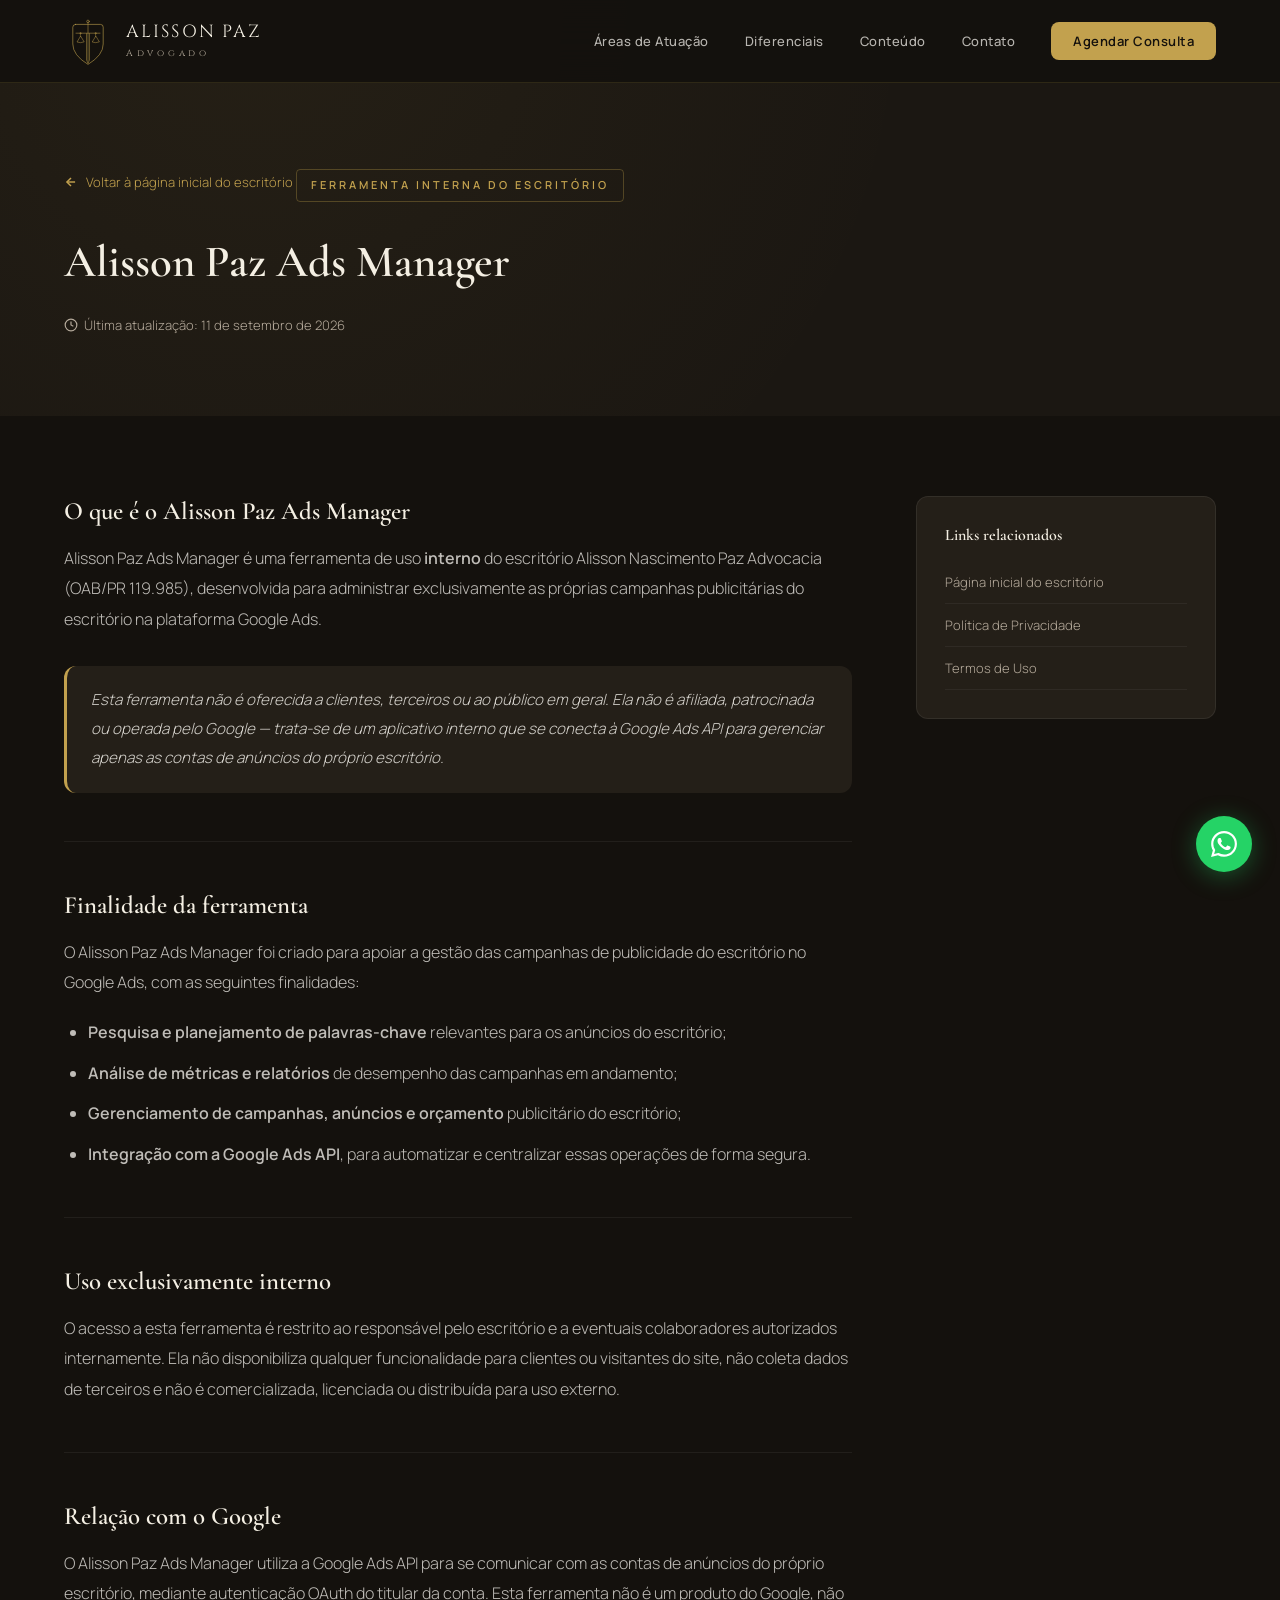
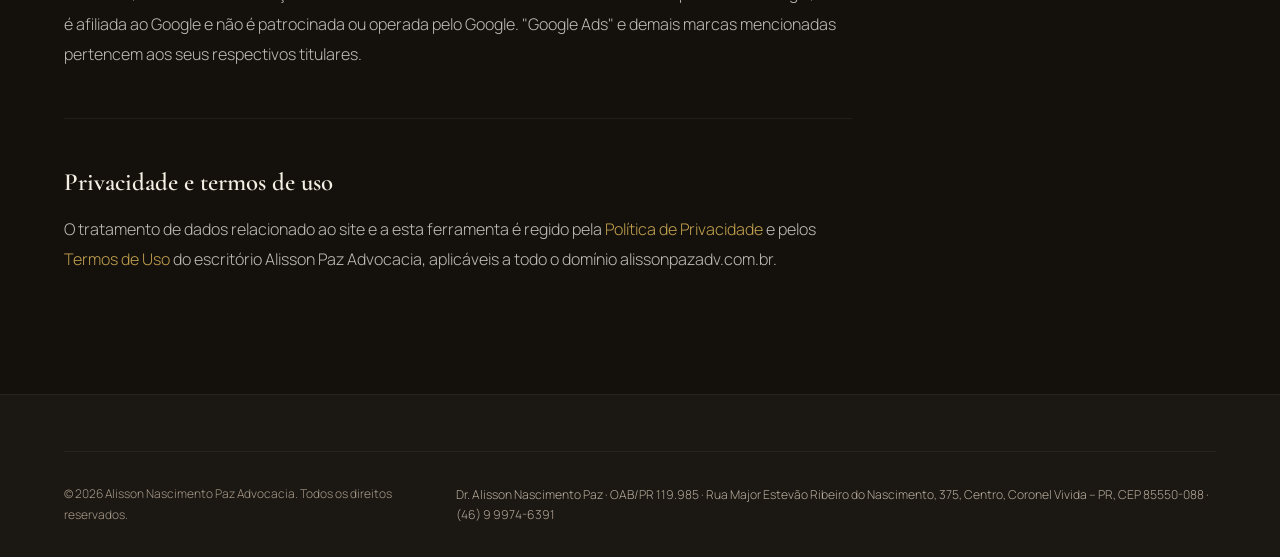
<file: alisson-paz-ads-manager.html>
<!DOCTYPE html>
<html lang="pt-BR">
<head>
  <meta charset="UTF-8">
  <!-- Favicons -->
  <link rel="icon" href="/favicon.ico" sizes="any">
  <link rel="icon" type="image/svg+xml" href="/favicon.svg">
  <link rel="icon" type="image/png" href="/favicon-48x48.png" sizes="48x48">
  <link rel="icon" type="image/png" href="/favicon-192x192.png" sizes="192x192">
  <link rel="icon" type="image/png" href="/favicon-512x512.png" sizes="512x512">
  <link rel="apple-touch-icon" href="/apple-touch-icon.png">
  <meta name="viewport" content="width=device-width, initial-scale=1.0">
  <title>Alisson Paz Ads Manager</title>
  <meta name="description" content="Alisson Paz Ads Manager é uma ferramenta interna do escritório Alisson Paz Advocacia para administrar exclusivamente as próprias campanhas do escritório no Google Ads.">
  <meta name="robots" content="noindex, nofollow">
  <link rel="canonical" href="https://www.alissonpazadv.com.br/alisson-paz-ads-manager.html">
  <meta property="og:locale" content="pt_BR">
  <meta property="og:type" content="website">
  <meta property="og:site_name" content="Alisson Paz Advocacia">
  <meta property="og:title" content="Alisson Paz Ads Manager">
  <meta property="og:description" content="Alisson Paz Ads Manager é uma ferramenta interna do escritório Alisson Paz Advocacia para administrar exclusivamente as próprias campanhas do escritório no Google Ads.">
  <meta property="og:url" content="https://www.alissonpazadv.com.br/alisson-paz-ads-manager.html">
  <meta property="og:image" content="https://www.alissonpazadv.com.br/favicon-512x512.png">
  <meta property="og:image:alt" content="Marca Alisson Paz Advocacia">
  <meta name="twitter:card" content="summary">
  <meta name="twitter:title" content="Alisson Paz Ads Manager">
  <meta name="twitter:description" content="Alisson Paz Ads Manager é uma ferramenta interna do escritório Alisson Paz Advocacia para administrar exclusivamente as próprias campanhas do escritório no Google Ads.">
  <meta name="twitter:image" content="https://www.alissonpazadv.com.br/favicon-512x512.png">
  <script type="application/ld+json">
  {
    "@context": "https://schema.org",
    "@type": "WebApplication",
    "name": "Alisson Paz Ads Manager",
    "url": "https://www.alissonpazadv.com.br/alisson-paz-ads-manager.html",
    "applicationCategory": "BusinessApplication",
    "operatingSystem": "Web",
    "description": "Ferramenta interna do escritório Alisson Paz Advocacia para administrar exclusivamente as próprias campanhas do escritório no Google Ads. Não é afiliada, patrocinada ou operada pelo Google.",
    "isPartOf": { "@id": "https://www.alissonpazadv.com.br/#escritorio" },
    "publisher": { "@type": "LegalService", "name": "Alisson Nascimento Paz Advocacia", "url": "https://www.alissonpazadv.com.br/" }
  }
  </script>
  <link rel="preload" as="font" type="font/woff2" href="assets/fonts/manrope-latin.woff2" crossorigin>
  <link rel="preload" as="font" type="font/woff2" href="assets/fonts/cormorant-garamond-latin.woff2" crossorigin>
  <link rel="preload" as="font" type="font/woff2" href="assets/fonts/cinzel-secondary-latin.woff2" crossorigin>

  <!-- Google tag (gtag.js) -->
  <script async src="https://www.googletagmanager.com/gtag/js?id=G-5J4N177RQL"></script>
  <script>
    window.dataLayer = window.dataLayer || [];
    function gtag(){dataLayer.push(arguments);}
    gtag('js', new Date());
    gtag('config', 'G-5J4N177RQL');
  </script>

  <style>
    *, *::before, *::after { box-sizing: border-box; margin: 0; padding: 0; }

    :root {
      --dark:    #14110D;
      --dark-2:  #1B1712;
      --dark-3:  #241F18;
      --dark-4:  #332C22;
      --gold:    #C2A14E;
      --gold-lt: #E4D2A0;
      --white:   #F4EFE3;
      --gray:    #8A8073;
      --gray-lt: #5e5648;
      --radius:  6px;
      --tr: 0.35s cubic-bezier(0.4, 0, 0.2, 1);
    }

    ::selection { background: var(--gold); color: var(--dark); }

    html { scroll-behavior: smooth; }

    body {
      background: var(--dark);
      color: var(--white);
      font-family: 'Manrope', sans-serif;
      font-size: 16px;
      line-height: 1.7;
      font-weight: 300;
      -webkit-font-smoothing: antialiased;
      overflow-x: hidden;
    }

    h1, h2, h3, h4 { font-family: 'Cormorant Garamond', serif; line-height: 1.25; }
    a { text-decoration: none; color: inherit; }
    img { max-width: 100%; display: block; }
    .container { max-width: 1200px; margin: 0 auto; padding: 0 24px; width: 100%; }

    #navbar {
      position: fixed;
      top: 0; left: 0; right: 0;
      z-index: 1000;
      padding: 14px 0;
      transition: var(--tr);
      background: rgba(20,17,13,0.94);
      backdrop-filter: blur(20px);
      -webkit-backdrop-filter: blur(20px);
      border-bottom: 1px solid rgba(201,168,76,0.15);
    }

    .nav-inner { display: flex; align-items: center; justify-content: space-between; }
    .nav-lockup { display: flex; align-items: center; gap: 14px; }
    .nav-mark { height: 54px; width: auto; color: var(--gold); }
    .nav-txt { display: flex; flex-direction: column; line-height: 1; }
    .nav-name { font-family: 'Cinzel', serif; font-size: 1.1rem; letter-spacing: .12em; color: var(--white); }
    .nav-tagline { font-family: 'Cinzel', serif; font-size: .58rem; letter-spacing: .4em; color: var(--gray); margin-top: 7px; }

    .nav-links {
      display: flex;
      align-items: center;
      gap: 36px;
      list-style: none;
    }

    .nav-links a {
      font-size: 13px;
      font-weight: 500;
      letter-spacing: 0.5px;
      color: rgba(240,237,232,0.75);
      transition: color var(--tr);
    }
    .nav-links a:hover { color: var(--gold); }

    .nav-cta {
      background: var(--gold);
      color: var(--dark) !important;
      padding: 10px 22px;
      border-radius: var(--radius);
      font-weight: 600 !important;
    }
    .nav-cta:hover { background: var(--gold-lt) !important; }

    .nav-toggle {
      display: none;
      flex-direction: column;
      gap: 5px;
      cursor: pointer;
      padding: 4px;
      z-index: 1001;
      position: relative;
    }
    .nav-toggle span { display: block; width: 22px; height: 2px; background: var(--white); transition: var(--tr); }

    .article-hero {
      position: relative;
      padding: 160px 0 80px;
      overflow: hidden;
      background: var(--dark-2);
    }

    .article-hero-overlay {
      position: absolute;
      inset: 0;
      background: radial-gradient(circle at 20% 0%, rgba(201,168,76,0.06) 0%, transparent 60%);
    }

    .article-hero-inner {
      position: relative;
      z-index: 2;
      max-width: 760px;
    }

    .back-link {
      display: inline-flex;
      align-items: center;
      gap: 8px;
      font-size: 13px;
      color: var(--gold);
      margin-bottom: 32px;
      transition: gap var(--tr);
    }
    .back-link:hover { gap: 12px; }
    .back-link svg { transform: rotate(180deg); }

    .article-category {
      display: inline-block;
      font-size: 11px;
      font-weight: 600;
      letter-spacing: 3px;
      text-transform: uppercase;
      color: var(--gold);
      margin-bottom: 20px;
      padding: 6px 14px;
      border: 1px solid rgba(201,168,76,0.3);
      border-radius: 4px;
    }

    .article-hero h1 {
      font-size: clamp(1.8rem, 3.5vw, 3rem);
      font-weight: 700;
      color: var(--white);
      margin-bottom: 24px;
      line-height: 1.2;
    }

    .article-hero-meta {
      display: flex;
      align-items: center;
      gap: 24px;
      font-size: 13px;
      color: var(--gray);
    }

    .article-hero-meta span {
      display: flex;
      align-items: center;
      gap: 6px;
    }

    .article-layout {
      display: grid;
      grid-template-columns: 1fr 300px;
      gap: 64px;
      padding: 80px 0 100px;
      align-items: start;
    }

    .article-content h2 {
      font-size: 1.55rem;
      font-weight: 600;
      color: var(--white);
      margin: 48px 0 16px;
      padding-top: 48px;
      border-top: 1px solid rgba(255,255,255,0.06);
    }

    .article-content h2:first-child {
      margin-top: 0;
      padding-top: 0;
      border-top: none;
    }

    .article-content p {
      font-size: 1rem;
      color: rgba(240,237,232,0.78);
      line-height: 1.9;
      margin-bottom: 20px;
    }

    .article-content ul, .article-content ol {
      padding-left: 24px;
      margin-bottom: 24px;
    }

    .article-content li {
      font-size: 1rem;
      color: rgba(240,237,232,0.78);
      line-height: 1.9;
      margin-bottom: 10px;
    }

    .article-highlight {
      background: var(--dark-3);
      border-left: 3px solid var(--gold);
      padding: 20px 24px;
      border-radius: 0 8px 8px 0;
      margin: 32px 0;
    }

    .article-highlight p { margin: 0; font-size: 0.95rem; color: rgba(240,237,232,0.85); font-style: italic; }

    .article-sidebar { position: sticky; top: 110px; }

    .sidebar-card {
      background: var(--dark-3);
      border: 1px solid rgba(255,255,255,0.07);
      border-radius: 12px;
      padding: 28px;
      margin-bottom: 20px;
    }

    .sidebar-card h2 { font-size: 1rem; font-weight: 600; color: var(--white); margin-bottom: 16px; }

    .sidebar-links { list-style: none; padding: 0; }
    .sidebar-links li { border-bottom: 1px solid rgba(255,255,255,0.05); }
    .sidebar-links a { display: block; padding: 10px 0; font-size: 13px; color: var(--gray); transition: color var(--tr); }
    .sidebar-links a:hover { color: var(--gold); }

    footer {
      background: var(--dark-2);
      border-top: 1px solid rgba(255,255,255,0.05);
      padding: 56px 0 32px;
    }

    .footer-bottom {
      display: flex;
      justify-content: space-between;
      align-items: center;
      padding-top: 32px;
      border-top: 1px solid rgba(255,255,255,0.05);
      font-size: 12px;
      color: var(--gray-lt);
    }

    .whatsapp-float {
      position: fixed;
      bottom: 28px; right: 28px;
      z-index: 999;
      display: flex;
      align-items: center;
      gap: 10px;
    }

    .whatsapp-btn {
      width: 56px; height: 56px;
      background: #25D366;
      border-radius: 50%;
      display: flex; align-items: center; justify-content: center;
      box-shadow: 0 4px 24px rgba(37,211,102,0.35);
      transition: var(--tr);
      color: white;
    }
    .whatsapp-btn:hover { transform: scale(1.1); }

    @media (max-width: 1024px) {
      .article-layout { grid-template-columns: 1fr; gap: 48px; }
      .article-sidebar { position: static; }
    }

    @media (max-width: 768px) {
      .nav-links {
        display: none;
        position: fixed;
        top: 0; left: 0; right: 0; bottom: 0;
        background: rgba(20,17,13,0.97);
        backdrop-filter: blur(24px);
        -webkit-backdrop-filter: blur(24px);
        flex-direction: column;
        justify-content: center;
        align-items: center;
        gap: 28px;
        z-index: 999;
      }
      .nav-links.open { display: flex; }
      .nav-links.open a { font-size: 1.3rem; letter-spacing: .04em; }
      .nav-links.open .nav-cta { font-size: 1rem !important; padding: 14px 32px; margin-top: 8px; }
      .nav-toggle { display: flex; }
      .nav-mark { height: 34px; }
      .nav-name { font-size: .8rem; }
      .nav-tagline { display: none; }
      .whatsapp-label { display: none; }
      .whatsapp-float { bottom: 20px; right: 20px; }
      .article-hero { padding: 130px 0 56px; }
      .article-hero h1 { font-size: clamp(1.8rem, 7vw, 2.5rem); line-height: 1.15; }
      .article-hero-meta { flex-wrap: wrap; gap: 14px; }
      .article-content h2 { font-size: clamp(1.2rem, 5vw, 1.55rem); margin: 32px 0 12px; padding-top: 32px; }
      .article-layout { padding: 48px 0 64px; gap: 40px; }
      .sidebar-card { padding: 20px; }
    }

    @media (max-width: 480px) {
      .container { padding: 0 18px; }
      .article-hero { padding: 110px 0 44px; }
      .article-hero h1 { font-size: clamp(1.65rem, 8.5vw, 2rem); }
      .article-hero-meta { font-size: 12px; gap: 12px; }
      .article-layout { padding: 36px 0 52px; }
      .article-content p { font-size: .95rem; }
      .article-highlight { padding: 16px 18px; }
    }
  </style>
  <link rel="stylesheet" href="assets/base.css">
  <script>
    gtag('config', 'AW-17974605756');
  </script>
</head>

<body>

<a class="skip-link" href="#main-content">Pular para o conteúdo principal</a>

<nav id="navbar">
  <div class="container">
    <div class="nav-inner">
      <a href="index.html" class="nav-logo" aria-label="Alisson Paz Advogado — página inicial">
        <div class="nav-lockup">
          <svg class="nav-mark" viewBox="0 0 240 270" fill="none" stroke="currentColor" stroke-width="3" stroke-linecap="round" stroke-linejoin="round" aria-hidden="true">
            <path d="M58,52 L182,52 Q196,52 196,66 L196,150 Q196,206 120,252 Q44,206 44,150 L44,66 Q44,52 58,52 Z"/>
            <circle cx="120" cy="37" r="6.5" stroke-width="2.6"/>
            <line x1="120" y1="43.5" x2="120" y2="96" stroke-width="2.6"/>
            <line x1="60" y1="96" x2="180" y2="96" stroke-width="2.6"/>
            <circle cx="82" cy="96" r="3.2" stroke-width="2"/>
            <circle cx="158" cy="96" r="3.2" stroke-width="2"/>
            <line x1="82" y1="99.2" x2="82" y2="112" stroke-width="2"/>
            <line x1="158" y1="99.2" x2="158" y2="112" stroke-width="2"/>
            <path d="M82,112 L65,140 Q82,147 99,140 Z" stroke-width="2.4"/>
            <path d="M158,112 L141,140 Q158,147 175,140 Z" stroke-width="2.4"/>
            <path d="M113,98 L113,230 L120,247 L127,230 L127,98" stroke-width="2.6"/>
            <line x1="120" y1="100" x2="120" y2="232" stroke-width="2"/>
          </svg>
          <div class="nav-txt">
            <span class="nav-name">ALISSON PAZ</span>
            <span class="nav-tagline">Advogado</span>
          </div>
        </div>
      </a>
      <ul class="nav-links" id="navLinks">
        <li class="nav-close-item">
          <button class="nav-close" id="navClose" type="button" aria-label="Fechar menu">
            <svg width="22" height="22" viewBox="0 0 24 24" fill="none" stroke="currentColor" stroke-width="2.5" stroke-linecap="round" stroke-linejoin="round" aria-hidden="true"><line x1="18" y1="6" x2="6" y2="18"/><line x1="6" y1="6" x2="18" y2="18"/></svg>
          </button>
        </li>
        <li><a href="index.html#atuacao">Áreas de Atuação</a></li>
        <li><a href="index.html#diferenciais">Diferenciais</a></li>
        <li><a href="index.html#conteudo">Conteúdo</a></li>
        <li><a href="index.html#contato">Contato</a></li>
        <li>
          <a href="https://wa.me/5546999746391?text=Ol%C3%A1%2C%20vim%20pelo%20site%20e%20gostaria%20de%20agendar%20uma%20consulta." class="nav-cta" target="_blank" rel="noopener" data-conversion="whatsapp-cta">
            Agendar Consulta
          </a>
        </li>
      </ul>
      <button class="nav-toggle" id="navToggle" type="button" aria-label="Abrir menu" aria-expanded="false" aria-controls="navLinks">
        <span></span><span></span><span></span>
      </button>
    </div>
  </div>
</nav>

<main id="main-content">

<div class="article-hero">
  <div class="article-hero-overlay"></div>
  <div class="container">
    <div class="article-hero-inner">
      <a href="index.html" class="back-link">
        <svg width="14" height="14" viewBox="0 0 24 24" fill="none" stroke="currentColor" stroke-width="2.5"><line x1="5" y1="12" x2="19" y2="12"/><polyline points="12 5 19 12 12 19"/></svg>
        Voltar à página inicial do escritório
      </a>
      <span class="article-category">Ferramenta interna do escritório</span>
      <h1>Alisson Paz Ads Manager</h1>
      <div class="article-hero-meta">
        <span>
          <svg width="14" height="14" viewBox="0 0 24 24" fill="none" stroke="currentColor" stroke-width="2"><circle cx="12" cy="12" r="10"/><polyline points="12 6 12 12 16 14"/></svg>
          Última atualização: 11 de setembro de 2026
        </span>
      </div>
    </div>
  </div>
</div>

<div class="container">
  <div class="article-layout">

    <article class="article-content">

      <h2 id="secao-1">O que é o Alisson Paz Ads Manager</h2>
      <p>Alisson Paz Ads Manager é uma ferramenta de uso <strong>interno</strong> do escritório Alisson Nascimento Paz Advocacia (OAB/PR 119.985), desenvolvida para administrar exclusivamente as próprias campanhas publicitárias do escritório na plataforma Google Ads.</p>
      <div class="article-highlight">
        <p>Esta ferramenta não é oferecida a clientes, terceiros ou ao público em geral. Ela não é afiliada, patrocinada ou operada pelo Google — trata-se de um aplicativo interno que se conecta à Google Ads API para gerenciar apenas as contas de anúncios do próprio escritório.</p>
      </div>

      <h2 id="secao-2">Finalidade da ferramenta</h2>
      <p>O Alisson Paz Ads Manager foi criado para apoiar a gestão das campanhas de publicidade do escritório no Google Ads, com as seguintes finalidades:</p>
      <ul>
        <li><strong>Pesquisa e planejamento de palavras-chave</strong> relevantes para os anúncios do escritório;</li>
        <li><strong>Análise de métricas e relatórios</strong> de desempenho das campanhas em andamento;</li>
        <li><strong>Gerenciamento de campanhas, anúncios e orçamento</strong> publicitário do escritório;</li>
        <li><strong>Integração com a Google Ads API</strong>, para automatizar e centralizar essas operações de forma segura.</li>
      </ul>

      <h2 id="secao-3">Uso exclusivamente interno</h2>
      <p>O acesso a esta ferramenta é restrito ao responsável pelo escritório e a eventuais colaboradores autorizados internamente. Ela não disponibiliza qualquer funcionalidade para clientes ou visitantes do site, não coleta dados de terceiros e não é comercializada, licenciada ou distribuída para uso externo.</p>

      <h2 id="secao-4">Relação com o Google</h2>
      <p>O Alisson Paz Ads Manager utiliza a Google Ads API para se comunicar com as contas de anúncios do próprio escritório, mediante autenticação OAuth do titular da conta. Esta ferramenta não é um produto do Google, não é afiliada ao Google e não é patrocinada ou operada pelo Google. "Google Ads" e demais marcas mencionadas pertencem aos seus respectivos titulares.</p>

      <h2 id="secao-5">Privacidade e termos de uso</h2>
      <p>O tratamento de dados relacionado ao site e a esta ferramenta é regido pela <a href="politica-de-privacidade.html" style="color: var(--gold);">Política de Privacidade</a> e pelos <a href="termos-de-uso.html" style="color: var(--gold);">Termos de Uso</a> do escritório Alisson Paz Advocacia, aplicáveis a todo o domínio alissonpazadv.com.br.</p>

    </article>

    <aside class="article-sidebar">
      <div class="sidebar-card">
        <h2>Links relacionados</h2>
        <ul class="sidebar-links">
          <li><a href="index.html">Página inicial do escritório</a></li>
          <li><a href="politica-de-privacidade.html">Política de Privacidade</a></li>
          <li><a href="termos-de-uso.html">Termos de Uso</a></li>
        </ul>
      </div>
    </aside>

  </div>
</div>

</main>

<footer>
  <div class="container">
    <div class="footer-bottom">
      <p>© <span id="year"></span> Alisson Nascimento Paz Advocacia. Todos os direitos reservados.</p>
      <p class="footer-nap">Dr. Alisson Nascimento Paz · OAB/PR 119.985 · Rua Major Estevão Ribeiro do Nascimento, 375, Centro, Coronel Vivida – PR, CEP 85550-088 · (46) 9 9974-6391</p>
    </div>
  </div>
</footer>

<div class="whatsapp-float">
  <a href="https://wa.me/5546999746391?text=Ol%C3%A1%2C%20vim%20pelo%20site%20e%20gostaria%20de%20tirar%20uma%20d%C3%BAvida." class="whatsapp-btn" target="_blank" rel="noopener" aria-label="WhatsApp" data-conversion="whatsapp-cta">
    <svg width="26" height="26" viewBox="0 0 24 24" fill="currentColor"><path d="M17.472 14.382c-.297-.149-1.758-.867-2.03-.967-.273-.099-.471-.148-.67.15-.197.297-.767.966-.94 1.164-.173.199-.347.223-.644.075-.297-.15-1.255-.463-2.39-1.475-.883-.788-1.48-1.761-1.653-2.059-.173-.297-.018-.458.13-.606.134-.133.298-.347.446-.52.149-.174.198-.298.298-.497.099-.198.05-.371-.025-.52-.075-.149-.669-1.612-.916-2.207-.242-.579-.487-.5-.669-.51-.173-.008-.371-.01-.57-.01-.198 0-.52.074-.792.372-.272.297-1.04 1.016-1.04 2.479 0 1.462 1.065 2.875 1.213 3.074.149.198 2.096 3.2 5.077 4.487.709.306 1.262.489 1.694.625.712.227 1.36.195 1.871.118.571-.085 1.758-.719 2.006-1.413.248-.694.248-1.289.173-1.413-.074-.124-.272-.198-.57-.347m-5.421 7.403h-.004a9.87 9.87 0 01-5.031-1.378l-.361-.214-3.741.982.998-3.648-.235-.374a9.86 9.86 0 01-1.51-5.26c.001-5.45 4.436-9.884 9.888-9.884 2.64 0 5.122 1.03 6.988 2.898a9.825 9.825 0 012.893 6.994c-.003 5.45-4.437 9.884-9.885 9.884m8.413-18.297A11.815 11.815 0 0012.05 0C5.495 0 .16 5.335.157 11.892c0 2.096.547 4.142 1.588 5.945L.057 24l6.305-1.654a11.882 11.882 0 005.683 1.448h.005c6.554 0 11.89-5.335 11.893-11.893a11.821 11.821 0 00-3.48-8.413z"/></svg>
  </a>
</div>

<script src="assets/site.js" defer></script>

</body>
</html>
</file>
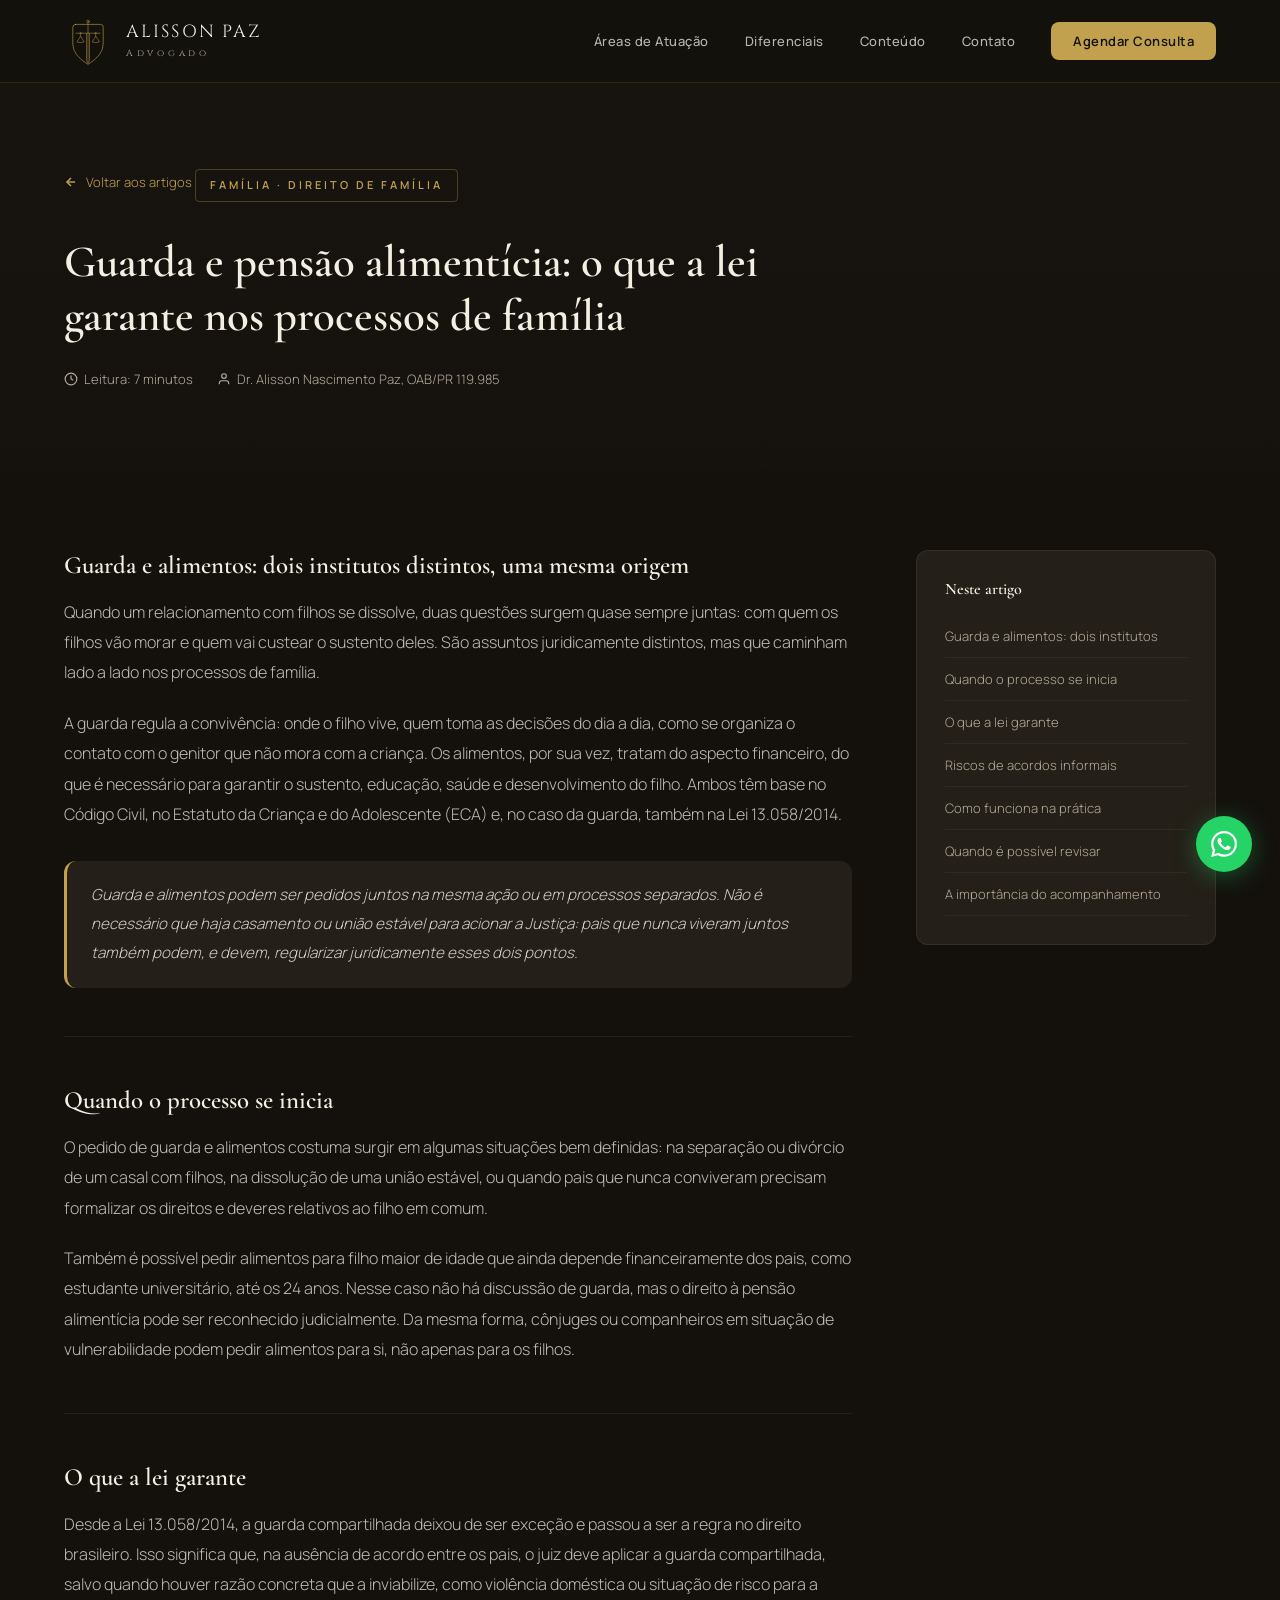
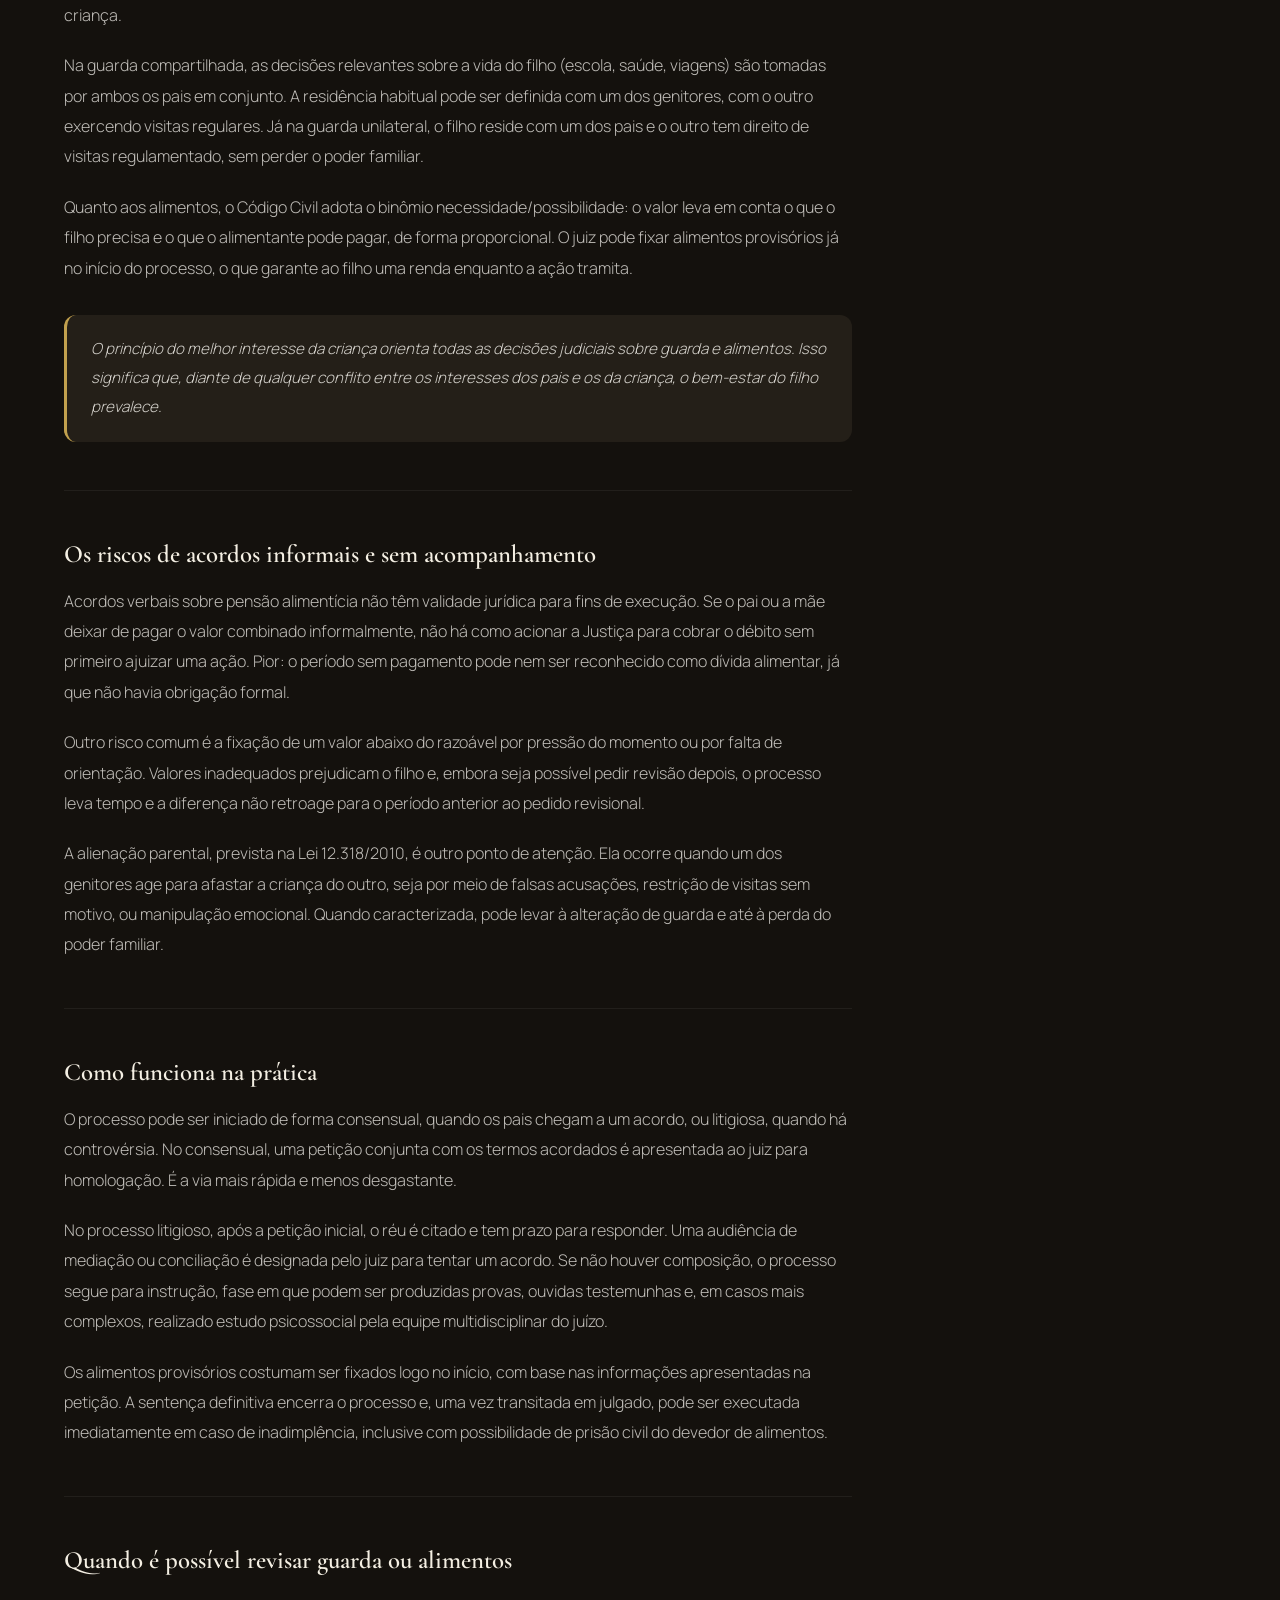
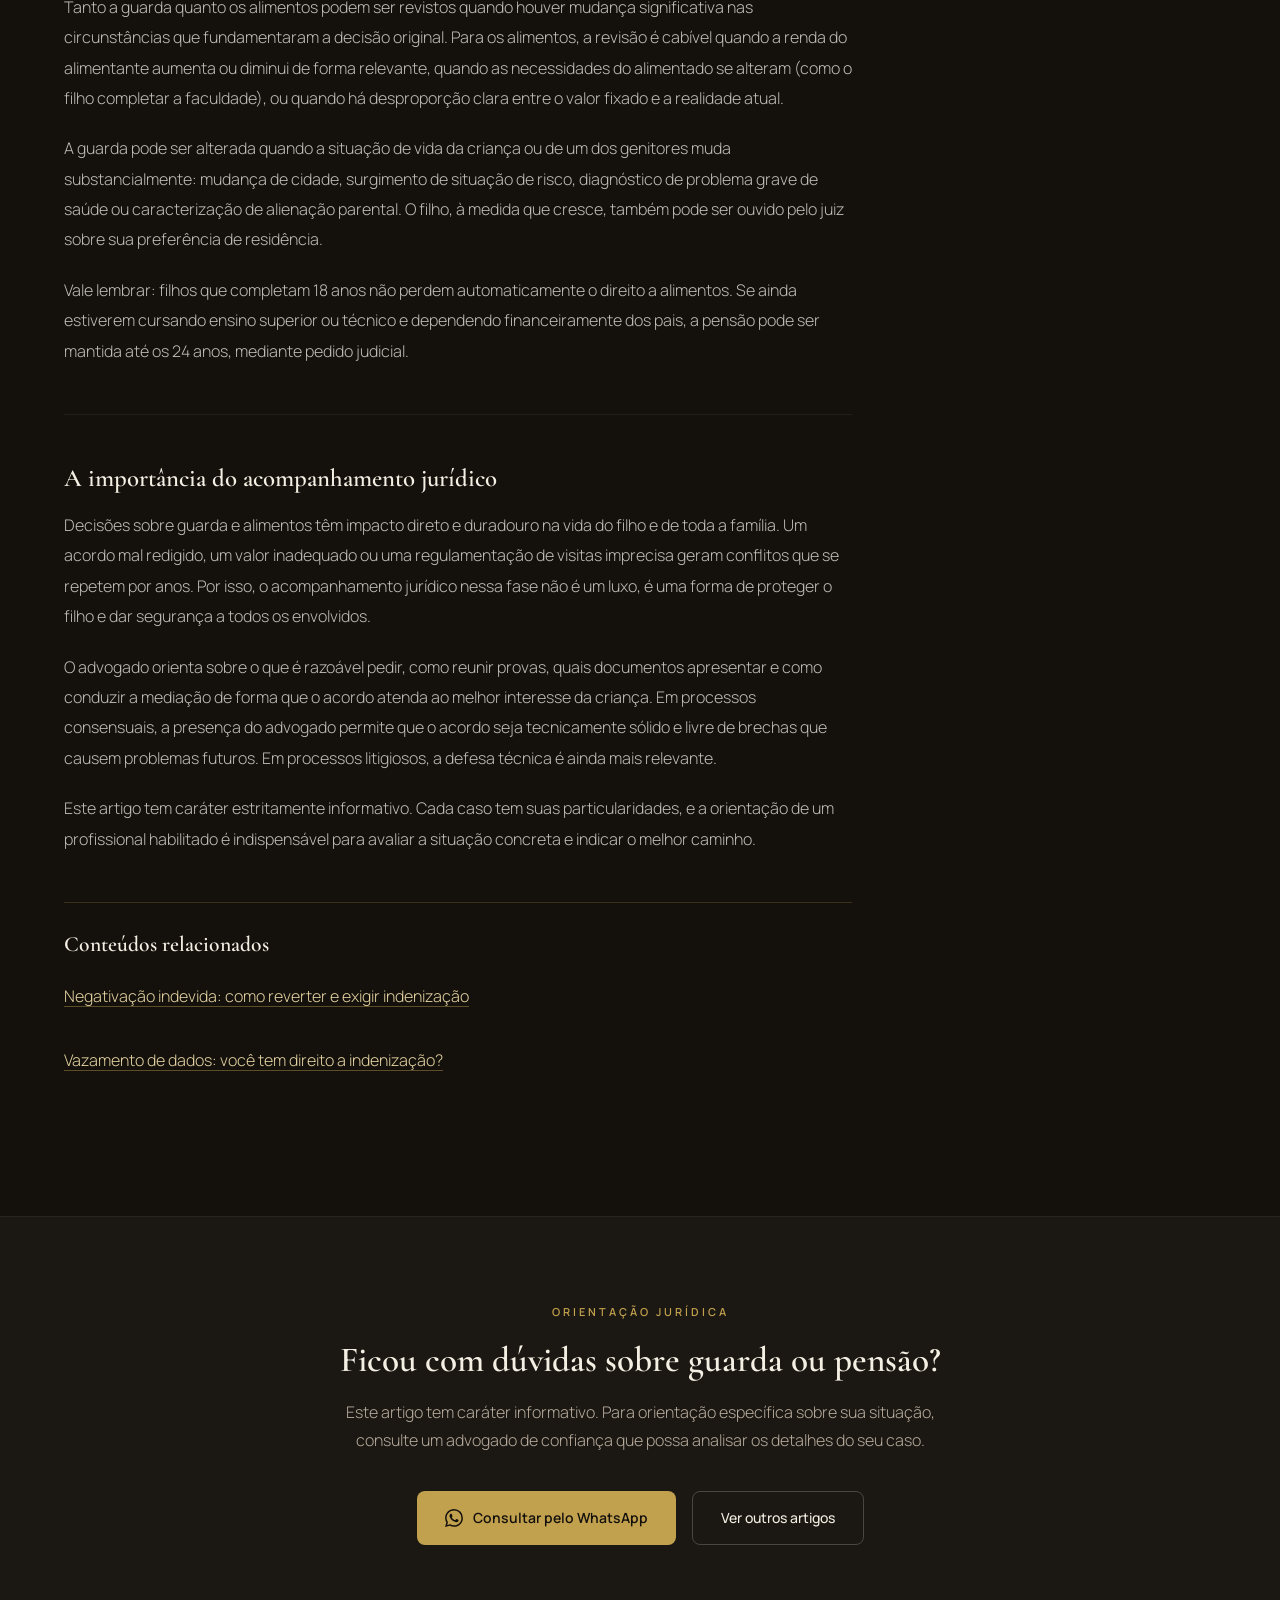
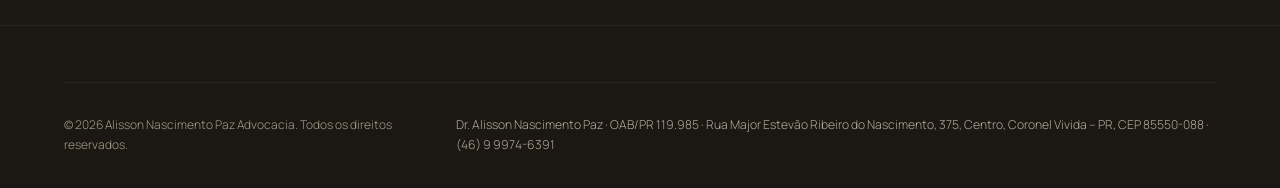
<file: artigo-guarda-pensao.html>
<!DOCTYPE html>
<html lang="pt-BR">
<head>
  <meta charset="UTF-8">
  <!-- Favicons -->
  <link rel="icon" href="/favicon.ico" sizes="any">
  <link rel="icon" type="image/svg+xml" href="/favicon.svg">
  <link rel="icon" type="image/png" href="/favicon-48x48.png" sizes="48x48">
  <link rel="icon" type="image/png" href="/favicon-192x192.png" sizes="192x192">
  <link rel="icon" type="image/png" href="/favicon-512x512.png" sizes="512x512">
  <link rel="apple-touch-icon" href="/apple-touch-icon.png">
  <meta name="viewport" content="width=device-width, initial-scale=1.0">
  <title>Guarda e Pensão Alimentícia | Alisson Paz Advocacia</title>
  <meta name="description" content="Entenda como funcionam os pedidos de guarda e alimentos, quais são seus direitos, como o processo tramita na prática e quando é possível pedir revisão.">
  <meta name="robots" content="index, follow">
  <link rel="canonical" href="https://www.alissonpazadv.com.br/artigo-guarda-pensao.html">
  <meta property="og:locale" content="pt_BR">
  <meta property="og:type" content="article">
  <meta property="og:site_name" content="Alisson Paz Advocacia">
  <meta property="og:title" content="Guarda e pensão alimentícia: o que a lei garante nos processos de família">
  <meta property="og:description" content="Entenda como funcionam os pedidos de guarda e alimentos, quais são seus direitos, como o processo tramita na prática e quando é possível pedir revisão.">
  <meta property="og:url" content="https://www.alissonpazadv.com.br/artigo-guarda-pensao.html">
  <meta property="og:image" content="https://www.alissonpazadv.com.br/favicon-512x512.png">
  <meta property="og:image:alt" content="Marca Alisson Paz Advocacia">
  <meta property="article:published_time" content="2026-05-29T11:26:47-03:00">
  <meta property="article:modified_time" content="2026-06-05T21:13:44-03:00">
  <meta name="twitter:card" content="summary">
  <meta name="twitter:title" content="Guarda e pensão alimentícia: o que a lei garante nos processos de família">
  <meta name="twitter:description" content="Entenda como funcionam os pedidos de guarda e alimentos, quais são seus direitos, como o processo tramita na prática e quando é possível pedir revisão.">
  <meta name="twitter:image" content="https://www.alissonpazadv.com.br/favicon-512x512.png">
  <script type="application/ld+json">
  {
    "@context": "https://schema.org",
    "@type": "Article",
    "headline": "Guarda e pensão alimentícia: o que a lei garante nos processos de família",
    "description": "Entenda como funcionam os pedidos de guarda e alimentos, quais são seus direitos, como o processo tramita na prática e quando é possível pedir revisão.",
    "url": "https://www.alissonpazadv.com.br/artigo-guarda-pensao.html",
    "mainEntityOfPage": "https://www.alissonpazadv.com.br/artigo-guarda-pensao.html",
    "image": "https://www.alissonpazadv.com.br/favicon-512x512.png",
    "datePublished": "2026-05-29T11:26:47-03:00",
    "dateModified": "2026-06-05T21:13:44-03:00",
    "author": { "@type": "Person", "name": "Dr. Alisson Nascimento Paz", "url": "https://www.alissonpazadv.com.br/#alisson-paz" },
    "publisher": { "@type": "LegalService", "name": "Alisson Nascimento Paz Advocacia", "url": "https://www.alissonpazadv.com.br/" }
  }
  </script>
  <link rel="preload" as="font" type="font/woff2" href="assets/fonts/manrope-latin.woff2" crossorigin>
  <link rel="preload" as="font" type="font/woff2" href="assets/fonts/cormorant-garamond-latin.woff2" crossorigin>
  <link rel="preload" as="font" type="font/woff2" href="assets/fonts/cinzel-secondary-latin.woff2" crossorigin>

  <!-- Google tag (gtag.js) -->
  <script async src="https://www.googletagmanager.com/gtag/js?id=G-5J4N177RQL"></script>
  <script>
    window.dataLayer = window.dataLayer || [];
    function gtag(){dataLayer.push(arguments);}
    gtag('js', new Date());
    gtag('config', 'G-5J4N177RQL');
  </script>

  <style>
    *, *::before, *::after { box-sizing: border-box; margin: 0; padding: 0; }

    :root {
      --dark:    #14110D;
      --dark-2:  #1B1712;
      --dark-3:  #241F18;
      --dark-4:  #332C22;
      --gold:    #C2A14E;
      --gold-lt: #E4D2A0;
      --white:   #F4EFE3;
      --gray:    #8A8073;
      --gray-lt: #5e5648;
      --radius:  6px;
      --tr: 0.35s cubic-bezier(0.4, 0, 0.2, 1);
    }

    ::selection { background: var(--gold); color: var(--dark); }

    html { scroll-behavior: smooth; }

    body {
      background: var(--dark);
      color: var(--white);
      font-family: 'Manrope', sans-serif;
      font-size: 16px;
      line-height: 1.7;
      font-weight: 300;
      -webkit-font-smoothing: antialiased;
      overflow-x: hidden;
    }

    h1, h2, h3, h4 { font-family: 'Cormorant Garamond', serif; line-height: 1.25; }
    a { text-decoration: none; color: inherit; }
    img { max-width: 100%; display: block; }
    .container { max-width: 1200px; margin: 0 auto; padding: 0 24px; width: 100%; }

    #navbar {
      position: fixed;
      top: 0; left: 0; right: 0;
      z-index: 1000;
      padding: 14px 0;
      transition: var(--tr);
      background: rgba(20,17,13,0.94);
      backdrop-filter: blur(20px);
      -webkit-backdrop-filter: blur(20px);
      border-bottom: 1px solid rgba(201,168,76,0.15);
    }

    .nav-inner { display: flex; align-items: center; justify-content: space-between; }
    .nav-lockup { display: flex; align-items: center; gap: 14px; }
    .nav-mark { height: 54px; width: auto; color: var(--gold); }
    .nav-txt { display: flex; flex-direction: column; line-height: 1; }
    .nav-name { font-family: 'Cinzel', serif; font-size: 1.1rem; letter-spacing: .12em; color: var(--white); }
    .nav-tagline { font-family: 'Cinzel', serif; font-size: .58rem; letter-spacing: .4em; color: var(--gray); margin-top: 7px; }

    .nav-links {
      display: flex;
      align-items: center;
      gap: 36px;
      list-style: none;
    }

    .nav-links a {
      font-size: 13px;
      font-weight: 500;
      letter-spacing: 0.5px;
      color: rgba(240,237,232,0.75);
      transition: color var(--tr);
    }
    .nav-links a:hover { color: var(--gold); }

    .nav-cta {
      background: var(--gold);
      color: var(--dark) !important;
      padding: 10px 22px;
      border-radius: var(--radius);
      font-weight: 600 !important;
    }
    .nav-cta:hover { background: var(--gold-lt) !important; }

    .nav-toggle {
      display: none;
      flex-direction: column;
      gap: 5px;
      cursor: pointer;
      padding: 4px;
      z-index: 1001;
      position: relative;
    }
    .nav-toggle span { display: block; width: 22px; height: 2px; background: var(--white); transition: var(--tr); }

    .article-hero {
      position: relative;
      padding: 160px 0 80px;
      overflow: hidden;
      background: var(--dark-2);
    }

    .article-hero-bg {
      position: absolute;
      inset: 0;
      background-image: url('https://images.unsplash.com/photo-1476703993599-0035a21b17a9?auto=format&fit=crop&w=1600&q=80');
      background-size: cover;
      background-position: center 40%;
      opacity: 0.18;
    }

    .article-hero-overlay {
      position: absolute;
      inset: 0;
      background: linear-gradient(to bottom, rgba(20,17,13,0.5) 0%, rgba(20,17,13,0.85) 100%);
    }

    .article-hero-inner {
      position: relative;
      z-index: 2;
      max-width: 760px;
    }

    .back-link {
      display: inline-flex;
      align-items: center;
      gap: 8px;
      font-size: 13px;
      color: var(--gold);
      margin-bottom: 32px;
      transition: gap var(--tr);
    }
    .back-link:hover { gap: 12px; }
    .back-link svg { transform: rotate(180deg); }

    .article-category {
      display: inline-block;
      font-size: 11px;
      font-weight: 600;
      letter-spacing: 3px;
      text-transform: uppercase;
      color: var(--gold);
      margin-bottom: 20px;
      padding: 6px 14px;
      border: 1px solid rgba(201,168,76,0.3);
      border-radius: 4px;
    }

    .article-hero h1 {
      font-size: clamp(1.8rem, 3.5vw, 3rem);
      font-weight: 700;
      color: var(--white);
      margin-bottom: 24px;
      line-height: 1.2;
    }

    .article-hero-meta {
      display: flex;
      align-items: center;
      gap: 24px;
      font-size: 13px;
      color: var(--gray);
    }

    .article-hero-meta span {
      display: flex;
      align-items: center;
      gap: 6px;
    }

    .article-layout {
      display: grid;
      grid-template-columns: 1fr 300px;
      gap: 64px;
      padding: 80px 0 100px;
      align-items: start;
    }

    .article-content h2 {
      font-size: 1.55rem;
      font-weight: 600;
      color: var(--white);
      margin: 48px 0 16px;
      padding-top: 48px;
      border-top: 1px solid rgba(255,255,255,0.06);
    }

    .article-content h2:first-child {
      margin-top: 0;
      padding-top: 0;
      border-top: none;
    }

    .article-content p {
      font-size: 1rem;
      color: rgba(240,237,232,0.78);
      line-height: 1.9;
      margin-bottom: 20px;
    }

    .article-content ul, .article-content ol {
      padding-left: 24px;
      margin-bottom: 24px;
    }

    .article-content li {
      font-size: 1rem;
      color: rgba(240,237,232,0.78);
      line-height: 1.9;
      margin-bottom: 10px;
    }

    .article-highlight {
      background: var(--dark-3);
      border-left: 3px solid var(--gold);
      padding: 20px 24px;
      border-radius: 0 8px 8px 0;
      margin: 32px 0;
    }

    .article-highlight p { margin: 0; font-size: 0.95rem; color: rgba(240,237,232,0.85); font-style: italic; }

    .article-sidebar { position: sticky; top: 110px; }

    .sidebar-card {
      background: var(--dark-3);
      border: 1px solid rgba(255,255,255,0.07);
      border-radius: 12px;
      padding: 28px;
      margin-bottom: 20px;
    }

    .sidebar-card h4 { font-size: 1rem; font-weight: 600; color: var(--white); margin-bottom: 16px; }

    .sidebar-toc { list-style: none; padding: 0; }
    .sidebar-toc li { border-bottom: 1px solid rgba(255,255,255,0.05); }
    .sidebar-toc a { display: block; padding: 10px 0; font-size: 13px; color: var(--gray); transition: color var(--tr); }
    .sidebar-toc a:hover { color: var(--gold); }

    .btn {
      display: inline-flex; align-items: center; gap: 10px;
      padding: 14px 24px; border-radius: var(--radius);
      font-size: 14px; font-weight: 500;
      cursor: pointer; transition: var(--tr);
      border: none; width: 100%; justify-content: center;
    }

    .btn-gold { background: var(--gold); color: var(--dark); }
    .btn-gold:hover { background: var(--gold-lt); }

    .article-cta {
      background: var(--dark-2);
      padding: 80px 0;
      border-top: 1px solid rgba(255,255,255,0.05);
    }

    .cta-inner { max-width: 640px; text-align: center; margin: 0 auto; }

    .cta-inner .section-tag {
      display: inline-block;
      font-size: 11px; font-weight: 600; letter-spacing: 3px; text-transform: uppercase;
      color: var(--gold); margin-bottom: 16px;
    }

    .cta-inner h2 { font-size: clamp(1.5rem, 3vw, 2.2rem); color: var(--white); margin-bottom: 16px; }
    .cta-inner p { font-size: 1rem; color: var(--gray); line-height: 1.8; margin-bottom: 36px; }

    .cta-actions { display: flex; gap: 16px; justify-content: center; flex-wrap: wrap; }

    .btn-cta-gold {
      display: inline-flex; align-items: center; gap: 10px;
      padding: 14px 28px; border-radius: var(--radius);
      font-size: 14px; font-weight: 600;
      background: var(--gold); color: var(--dark);
      transition: var(--tr);
    }
    .btn-cta-gold:hover { background: var(--gold-lt); transform: translateY(-2px); }

    .btn-cta-outline {
      display: inline-flex; align-items: center; gap: 10px;
      padding: 14px 28px; border-radius: var(--radius);
      font-size: 14px; font-weight: 500;
      background: transparent; color: var(--white);
      border: 1px solid rgba(255,255,255,0.2);
      transition: var(--tr);
    }
    .btn-cta-outline:hover { border-color: var(--gold); color: var(--gold); }

    footer {
      background: var(--dark-2);
      border-top: 1px solid rgba(255,255,255,0.05);
      padding: 56px 0 32px;
    }

    .footer-bottom {
      display: flex;
      justify-content: space-between;
      align-items: center;
      padding-top: 32px;
      border-top: 1px solid rgba(255,255,255,0.05);
      font-size: 12px;
      color: var(--gray-lt);
    }

    .whatsapp-float {
      position: fixed;
      bottom: 28px; right: 28px;
      z-index: 999;
      display: flex;
      align-items: center;
      gap: 10px;
    }

    .whatsapp-btn {
      width: 56px; height: 56px;
      background: #25D366;
      border-radius: 50%;
      display: flex; align-items: center; justify-content: center;
      box-shadow: 0 4px 24px rgba(37,211,102,0.35);
      transition: var(--tr);
      color: white;
    }
    .whatsapp-btn:hover { transform: scale(1.1); }

    @media (max-width: 1024px) {
      .article-layout { grid-template-columns: 1fr; gap: 48px; }
      .article-sidebar { position: static; }
    }

    @media (max-width: 768px) {
      .nav-links {
        display: none;
        position: fixed;
        top: 0; left: 0; right: 0; bottom: 0;
        background: rgba(20,17,13,0.97);
        backdrop-filter: blur(24px);
        -webkit-backdrop-filter: blur(24px);
        flex-direction: column;
        justify-content: center;
        align-items: center;
        gap: 28px;
        z-index: 999;
      }
      .nav-links.open { display: flex; }
      .nav-links.open a { font-size: 1.3rem; letter-spacing: .04em; }
      .nav-links.open .nav-cta { font-size: 1rem !important; padding: 14px 32px; margin-top: 8px; }
      .nav-toggle { display: flex; }
      .nav-mark { height: 34px; }
      .nav-name { font-size: .8rem; }
      .nav-tagline { display: none; }
      .whatsapp-label { display: none; }
      .whatsapp-float { bottom: 20px; right: 20px; }
      .article-hero { padding: 130px 0 56px; }
      .article-hero h1 { font-size: clamp(1.8rem, 7vw, 2.5rem); line-height: 1.15; }
      .article-hero-meta { flex-wrap: wrap; gap: 14px; }
      .article-content h2 { font-size: clamp(1.2rem, 5vw, 1.55rem); margin: 32px 0 12px; padding-top: 32px; }
      .article-layout { padding: 48px 0 64px; gap: 40px; }
      .sidebar-card { padding: 20px; }
    }

    @media (max-width: 480px) {
      .container { padding: 0 18px; }
      .article-hero { padding: 110px 0 44px; }
      .article-hero h1 { font-size: clamp(1.65rem, 8.5vw, 2rem); }
      .article-hero-meta { font-size: 12px; gap: 12px; }
      .article-layout { padding: 36px 0 52px; }
      .article-content p { font-size: .95rem; }
      .article-highlight { padding: 16px 18px; }
    }
  </style>
  <link rel="stylesheet" href="assets/base.css">
  <script>
    gtag('config', 'AW-17974605756');
  </script>
</head>

<body>

<a class="skip-link" href="#main-content">Pular para o conteúdo principal</a>

<!-- GTM: INSERIR SNIPPET BODY (NOSCRIPT) AQUI -->

<nav id="navbar">
  <div class="container">
    <div class="nav-inner">
      <a href="index.html" class="nav-logo" aria-label="Alisson Paz Advogado — página inicial">
        <div class="nav-lockup">
          <svg class="nav-mark" viewBox="0 0 240 270" fill="none" stroke="currentColor" stroke-width="3" stroke-linecap="round" stroke-linejoin="round" aria-hidden="true">
            <path d="M58,52 L182,52 Q196,52 196,66 L196,150 Q196,206 120,252 Q44,206 44,150 L44,66 Q44,52 58,52 Z"/>
            <circle cx="120" cy="37" r="6.5" stroke-width="2.6"/>
            <line x1="120" y1="43.5" x2="120" y2="96" stroke-width="2.6"/>
            <line x1="60" y1="96" x2="180" y2="96" stroke-width="2.6"/>
            <circle cx="82" cy="96" r="3.2" stroke-width="2"/>
            <circle cx="158" cy="96" r="3.2" stroke-width="2"/>
            <line x1="82" y1="99.2" x2="82" y2="112" stroke-width="2"/>
            <line x1="158" y1="99.2" x2="158" y2="112" stroke-width="2"/>
            <path d="M82,112 L65,140 Q82,147 99,140 Z" stroke-width="2.4"/>
            <path d="M158,112 L141,140 Q158,147 175,140 Z" stroke-width="2.4"/>
            <path d="M113,98 L113,230 L120,247 L127,230 L127,98" stroke-width="2.6"/>
            <line x1="120" y1="100" x2="120" y2="232" stroke-width="2"/>
          </svg>
          <div class="nav-txt">
            <span class="nav-name">ALISSON PAZ</span>
            <span class="nav-tagline">Advogado</span>
          </div>
        </div>
      </a>
      <ul class="nav-links" id="navLinks">
        <li class="nav-close-item">
          <button class="nav-close" id="navClose" type="button" aria-label="Fechar menu">
            <svg width="22" height="22" viewBox="0 0 24 24" fill="none" stroke="currentColor" stroke-width="2.5" stroke-linecap="round" stroke-linejoin="round" aria-hidden="true"><line x1="18" y1="6" x2="6" y2="18"/><line x1="6" y1="6" x2="18" y2="18"/></svg>
          </button>
        </li>
        <li><a href="index.html#atuacao">Áreas de Atuação</a></li>
        <li><a href="index.html#diferenciais">Diferenciais</a></li>
        <li><a href="index.html#conteudo">Conteúdo</a></li>
        <li><a href="index.html#contato">Contato</a></li>
        <li>
          <a href="https://wa.me/5546999746391?text=Ol%C3%A1%2C%20vim%20pelo%20site%20e%20gostaria%20de%20agendar%20uma%20consulta." class="nav-cta" target="_blank" rel="noopener" data-conversion="whatsapp-cta">
            Agendar Consulta
          </a>
        </li>
      </ul>
      <button class="nav-toggle" id="navToggle" type="button" aria-label="Abrir menu" aria-expanded="false" aria-controls="navLinks">
        <span></span><span></span><span></span>
      </button>
    </div>
  </div>
</nav>

<main id="main-content">

<div class="article-hero">
  <div class="article-hero-bg"></div>
  <div class="article-hero-overlay"></div>
  <div class="container">
    <div class="article-hero-inner">
      <a href="index.html#conteudo" class="back-link">
        <svg width="14" height="14" viewBox="0 0 24 24" fill="none" stroke="currentColor" stroke-width="2.5"><line x1="5" y1="12" x2="19" y2="12"/><polyline points="12 5 19 12 12 19"/></svg>
        Voltar aos artigos
      </a>
      <span class="article-category">Família · Direito de Família</span>
      <h1>Guarda e pensão alimentícia: o que a lei garante nos processos de família</h1>
      <div class="article-hero-meta">
        <span>
          <svg width="14" height="14" viewBox="0 0 24 24" fill="none" stroke="currentColor" stroke-width="2"><circle cx="12" cy="12" r="10"/><polyline points="12 6 12 12 16 14"/></svg>
          Leitura: 7 minutos
        </span>
        <span>
          <svg width="14" height="14" viewBox="0 0 24 24" fill="none" stroke="currentColor" stroke-width="2"><path d="M20 21v-2a4 4 0 0 0-4-4H8a4 4 0 0 0-4 4v2"/><circle cx="12" cy="7" r="4"/></svg>
          Dr. Alisson Nascimento Paz, OAB/PR 119.985
        </span>
      </div>
    </div>
  </div>
</div>

<div class="container">
  <div class="article-layout">

    <article class="article-content">

      <h2 id="secao-1">Guarda e alimentos: dois institutos distintos, uma mesma origem</h2>
      <p>Quando um relacionamento com filhos se dissolve, duas questões surgem quase sempre juntas: com quem os filhos vão morar e quem vai custear o sustento deles. São assuntos juridicamente distintos, mas que caminham lado a lado nos processos de família.</p>
      <p>A guarda regula a convivência: onde o filho vive, quem toma as decisões do dia a dia, como se organiza o contato com o genitor que não mora com a criança. Os alimentos, por sua vez, tratam do aspecto financeiro, do que é necessário para garantir o sustento, educação, saúde e desenvolvimento do filho. Ambos têm base no Código Civil, no Estatuto da Criança e do Adolescente (ECA) e, no caso da guarda, também na Lei 13.058/2014.</p>

      <div class="article-highlight">
        <p>Guarda e alimentos podem ser pedidos juntos na mesma ação ou em processos separados. Não é necessário que haja casamento ou união estável para acionar a Justiça: pais que nunca viveram juntos também podem, e devem, regularizar juridicamente esses dois pontos.</p>
      </div>

      <h2 id="secao-2">Quando o processo se inicia</h2>
      <p>O pedido de guarda e alimentos costuma surgir em algumas situações bem definidas: na separação ou divórcio de um casal com filhos, na dissolução de uma união estável, ou quando pais que nunca conviveram precisam formalizar os direitos e deveres relativos ao filho em comum.</p>
      <p>Também é possível pedir alimentos para filho maior de idade que ainda depende financeiramente dos pais, como estudante universitário, até os 24 anos. Nesse caso não há discussão de guarda, mas o direito à pensão alimentícia pode ser reconhecido judicialmente. Da mesma forma, cônjuges ou companheiros em situação de vulnerabilidade podem pedir alimentos para si, não apenas para os filhos.</p>

      <h2 id="secao-3">O que a lei garante</h2>
      <p>Desde a Lei 13.058/2014, a guarda compartilhada deixou de ser exceção e passou a ser a regra no direito brasileiro. Isso significa que, na ausência de acordo entre os pais, o juiz deve aplicar a guarda compartilhada, salvo quando houver razão concreta que a inviabilize, como violência doméstica ou situação de risco para a criança.</p>
      <p>Na guarda compartilhada, as decisões relevantes sobre a vida do filho (escola, saúde, viagens) são tomadas por ambos os pais em conjunto. A residência habitual pode ser definida com um dos genitores, com o outro exercendo visitas regulares. Já na guarda unilateral, o filho reside com um dos pais e o outro tem direito de visitas regulamentado, sem perder o poder familiar.</p>
      <p>Quanto aos alimentos, o Código Civil adota o binômio necessidade/possibilidade: o valor leva em conta o que o filho precisa e o que o alimentante pode pagar, de forma proporcional. O juiz pode fixar alimentos provisórios já no início do processo, o que garante ao filho uma renda enquanto a ação tramita.</p>

      <div class="article-highlight">
        <p>O princípio do melhor interesse da criança orienta todas as decisões judiciais sobre guarda e alimentos. Isso significa que, diante de qualquer conflito entre os interesses dos pais e os da criança, o bem-estar do filho prevalece.</p>
      </div>

      <h2 id="secao-4">Os riscos de acordos informais e sem acompanhamento</h2>
      <p>Acordos verbais sobre pensão alimentícia não têm validade jurídica para fins de execução. Se o pai ou a mãe deixar de pagar o valor combinado informalmente, não há como acionar a Justiça para cobrar o débito sem primeiro ajuizar uma ação. Pior: o período sem pagamento pode nem ser reconhecido como dívida alimentar, já que não havia obrigação formal.</p>
      <p>Outro risco comum é a fixação de um valor abaixo do razoável por pressão do momento ou por falta de orientação. Valores inadequados prejudicam o filho e, embora seja possível pedir revisão depois, o processo leva tempo e a diferença não retroage para o período anterior ao pedido revisional.</p>
      <p>A alienação parental, prevista na Lei 12.318/2010, é outro ponto de atenção. Ela ocorre quando um dos genitores age para afastar a criança do outro, seja por meio de falsas acusações, restrição de visitas sem motivo, ou manipulação emocional. Quando caracterizada, pode levar à alteração de guarda e até à perda do poder familiar.</p>

      <h2 id="secao-5">Como funciona na prática</h2>
      <p>O processo pode ser iniciado de forma consensual, quando os pais chegam a um acordo, ou litigiosa, quando há controvérsia. No consensual, uma petição conjunta com os termos acordados é apresentada ao juiz para homologação. É a via mais rápida e menos desgastante.</p>
      <p>No processo litigioso, após a petição inicial, o réu é citado e tem prazo para responder. Uma audiência de mediação ou conciliação é designada pelo juiz para tentar um acordo. Se não houver composição, o processo segue para instrução, fase em que podem ser produzidas provas, ouvidas testemunhas e, em casos mais complexos, realizado estudo psicossocial pela equipe multidisciplinar do juízo.</p>
      <p>Os alimentos provisórios costumam ser fixados logo no início, com base nas informações apresentadas na petição. A sentença definitiva encerra o processo e, uma vez transitada em julgado, pode ser executada imediatamente em caso de inadimplência, inclusive com possibilidade de prisão civil do devedor de alimentos.</p>

      <h2 id="secao-6">Quando é possível revisar guarda ou alimentos</h2>
      <p>Tanto a guarda quanto os alimentos podem ser revistos quando houver mudança significativa nas circunstâncias que fundamentaram a decisão original. Para os alimentos, a revisão é cabível quando a renda do alimentante aumenta ou diminui de forma relevante, quando as necessidades do alimentado se alteram (como o filho completar a faculdade), ou quando há desproporção clara entre o valor fixado e a realidade atual.</p>
      <p>A guarda pode ser alterada quando a situação de vida da criança ou de um dos genitores muda substancialmente: mudança de cidade, surgimento de situação de risco, diagnóstico de problema grave de saúde ou caracterização de alienação parental. O filho, à medida que cresce, também pode ser ouvido pelo juiz sobre sua preferência de residência.</p>
      <p>Vale lembrar: filhos que completam 18 anos não perdem automaticamente o direito a alimentos. Se ainda estiverem cursando ensino superior ou técnico e dependendo financeiramente dos pais, a pensão pode ser mantida até os 24 anos, mediante pedido judicial.</p>

      <h2 id="secao-7">A importância do acompanhamento jurídico</h2>
      <p>Decisões sobre guarda e alimentos têm impacto direto e duradouro na vida do filho e de toda a família. Um acordo mal redigido, um valor inadequado ou uma regulamentação de visitas imprecisa geram conflitos que se repetem por anos. Por isso, o acompanhamento jurídico nessa fase não é um luxo, é uma forma de proteger o filho e dar segurança a todos os envolvidos.</p>
      <p>O advogado orienta sobre o que é razoável pedir, como reunir provas, quais documentos apresentar e como conduzir a mediação de forma que o acordo atenda ao melhor interesse da criança. Em processos consensuais, a presença do advogado permite que o acordo seja tecnicamente sólido e livre de brechas que causem problemas futuros. Em processos litigiosos, a defesa técnica é ainda mais relevante.</p>
      <p>Este artigo tem caráter estritamente informativo. Cada caso tem suas particularidades, e a orientação de um profissional habilitado é indispensável para avaliar a situação concreta e indicar o melhor caminho.</p>

      <nav class="article-related" aria-label="Conteúdos relacionados">
        <h2>Conteúdos relacionados</h2>
        <ul>
          <li><a href="artigo-negativacao-indevida.html">Negativação indevida: como reverter e exigir indenização</a></li>
          <li><a href="artigo-vazamento-dados.html">Vazamento de dados: você tem direito a indenização?</a></li>
        </ul>
      </nav>

    </article>

    <aside class="article-sidebar">
      <div class="sidebar-card">
        <h2>Neste artigo</h2>
        <ul class="sidebar-toc">
          <li><a href="#secao-1">Guarda e alimentos: dois institutos</a></li>
          <li><a href="#secao-2">Quando o processo se inicia</a></li>
          <li><a href="#secao-3">O que a lei garante</a></li>
          <li><a href="#secao-4">Riscos de acordos informais</a></li>
          <li><a href="#secao-5">Como funciona na prática</a></li>
          <li><a href="#secao-6">Quando é possível revisar</a></li>
          <li><a href="#secao-7">A importância do acompanhamento</a></li>
        </ul>
      </div>
    </aside>

  </div>
</div>

<section class="article-cta">
  <div class="container">
    <div class="cta-inner">
      <span class="section-tag">Orientação jurídica</span>
      <h2>Ficou com dúvidas sobre guarda ou pensão?</h2>
      <p>Este artigo tem caráter informativo. Para orientação específica sobre sua situação, consulte um advogado de confiança que possa analisar os detalhes do seu caso.</p>
      <div class="cta-actions">
        <a href="https://wa.me/5546999746391?text=Ol%C3%A1%2C%20li%20o%20artigo%20sobre%20guarda%20e%20pens%C3%A3o%20e%20gostaria%20de%20uma%20orienta%C3%A7%C3%A3o%20sobre%20meu%20caso." class="btn-cta-gold" target="_blank" rel="noopener" data-conversion="whatsapp-cta">
          <svg width="18" height="18" viewBox="0 0 24 24" fill="currentColor"><path d="M17.472 14.382c-.297-.149-1.758-.867-2.03-.967-.273-.099-.471-.148-.67.15-.197.297-.767.966-.94 1.164-.173.199-.347.223-.644.075-.297-.15-1.255-.463-2.39-1.475-.883-.788-1.48-1.761-1.653-2.059-.173-.297-.018-.458.13-.606.134-.133.298-.347.446-.52.149-.174.198-.298.298-.497.099-.198.05-.371-.025-.52-.075-.149-.669-1.612-.916-2.207-.242-.579-.487-.5-.669-.51-.173-.008-.371-.01-.57-.01-.198 0-.52.074-.792.372-.272.297-1.04 1.016-1.04 2.479 0 1.462 1.065 2.875 1.213 3.074.149.198 2.096 3.2 5.077 4.487.709.306 1.262.489 1.694.625.712.227 1.36.195 1.871.118.571-.085 1.758-.719 2.006-1.413.248-.694.248-1.289.173-1.413-.074-.124-.272-.198-.57-.347m-5.421 7.403h-.004a9.87 9.87 0 01-5.031-1.378l-.361-.214-3.741.982.998-3.648-.235-.374a9.86 9.86 0 01-1.51-5.26c.001-5.45 4.436-9.884 9.888-9.884 2.64 0 5.122 1.03 6.988 2.898a9.825 9.825 0 012.893 6.994c-.003 5.45-4.437 9.884-9.885 9.884m8.413-18.297A11.815 11.815 0 0012.05 0C5.495 0 .16 5.335.157 11.892c0 2.096.547 4.142 1.588 5.945L.057 24l6.305-1.654a11.882 11.882 0 005.683 1.448h.005c6.554 0 11.89-5.335 11.893-11.893a11.821 11.821 0 00-3.48-8.413z"/></svg>
          Consultar pelo WhatsApp
        </a>
        <a href="index.html#conteudo" class="btn-cta-outline">Ver outros artigos</a>
      </div>
    </div>
  </div>
</section>

</main>

<footer>
  <div class="container">
    <div class="footer-bottom">
      <p>© <span id="year"></span> Alisson Nascimento Paz Advocacia. Todos os direitos reservados.</p>
      <p class="footer-nap">Dr. Alisson Nascimento Paz · OAB/PR 119.985 · Rua Major Estevão Ribeiro do Nascimento, 375, Centro, Coronel Vivida – PR, CEP 85550-088 · (46) 9 9974-6391</p>
    </div>
  </div>
</footer>

<div class="whatsapp-float">
  <a href="https://wa.me/5546999746391?text=Ol%C3%A1%2C%20vim%20pelo%20site%20e%20gostaria%20de%20tirar%20uma%20d%C3%BAvida." class="whatsapp-btn" target="_blank" rel="noopener" aria-label="WhatsApp" data-conversion="whatsapp-cta">
    <svg width="26" height="26" viewBox="0 0 24 24" fill="currentColor"><path d="M17.472 14.382c-.297-.149-1.758-.867-2.03-.967-.273-.099-.471-.148-.67.15-.197.297-.767.966-.94 1.164-.173.199-.347.223-.644.075-.297-.15-1.255-.463-2.39-1.475-.883-.788-1.48-1.761-1.653-2.059-.173-.297-.018-.458.13-.606.134-.133.298-.347.446-.52.149-.174.198-.298.298-.497.099-.198.05-.371-.025-.52-.075-.149-.669-1.612-.916-2.207-.242-.579-.487-.5-.669-.51-.173-.008-.371-.01-.57-.01-.198 0-.52.074-.792.372-.272.297-1.04 1.016-1.04 2.479 0 1.462 1.065 2.875 1.213 3.074.149.198 2.096 3.2 5.077 4.487.709.306 1.262.489 1.694.625.712.227 1.36.195 1.871.118.571-.085 1.758-.719 2.006-1.413.248-.694.248-1.289.173-1.413-.074-.124-.272-.198-.57-.347m-5.421 7.403h-.004a9.87 9.87 0 01-5.031-1.378l-.361-.214-3.741.982.998-3.648-.235-.374a9.86 9.86 0 01-1.51-5.26c.001-5.45 4.436-9.884 9.888-9.884 2.64 0 5.122 1.03 6.988 2.898a9.825 9.825 0 012.893 6.994c-.003 5.45-4.437 9.884-9.885 9.884m8.413-18.297A11.815 11.815 0 0012.05 0C5.495 0 .16 5.335.157 11.892c0 2.096.547 4.142 1.588 5.945L.057 24l6.305-1.654a11.882 11.882 0 005.683 1.448h.005c6.554 0 11.89-5.335 11.893-11.893a11.821 11.821 0 00-3.48-8.413z"/></svg>
  </a>
</div>

<script src="assets/site.js" defer></script>

</body>
</html>
</file>
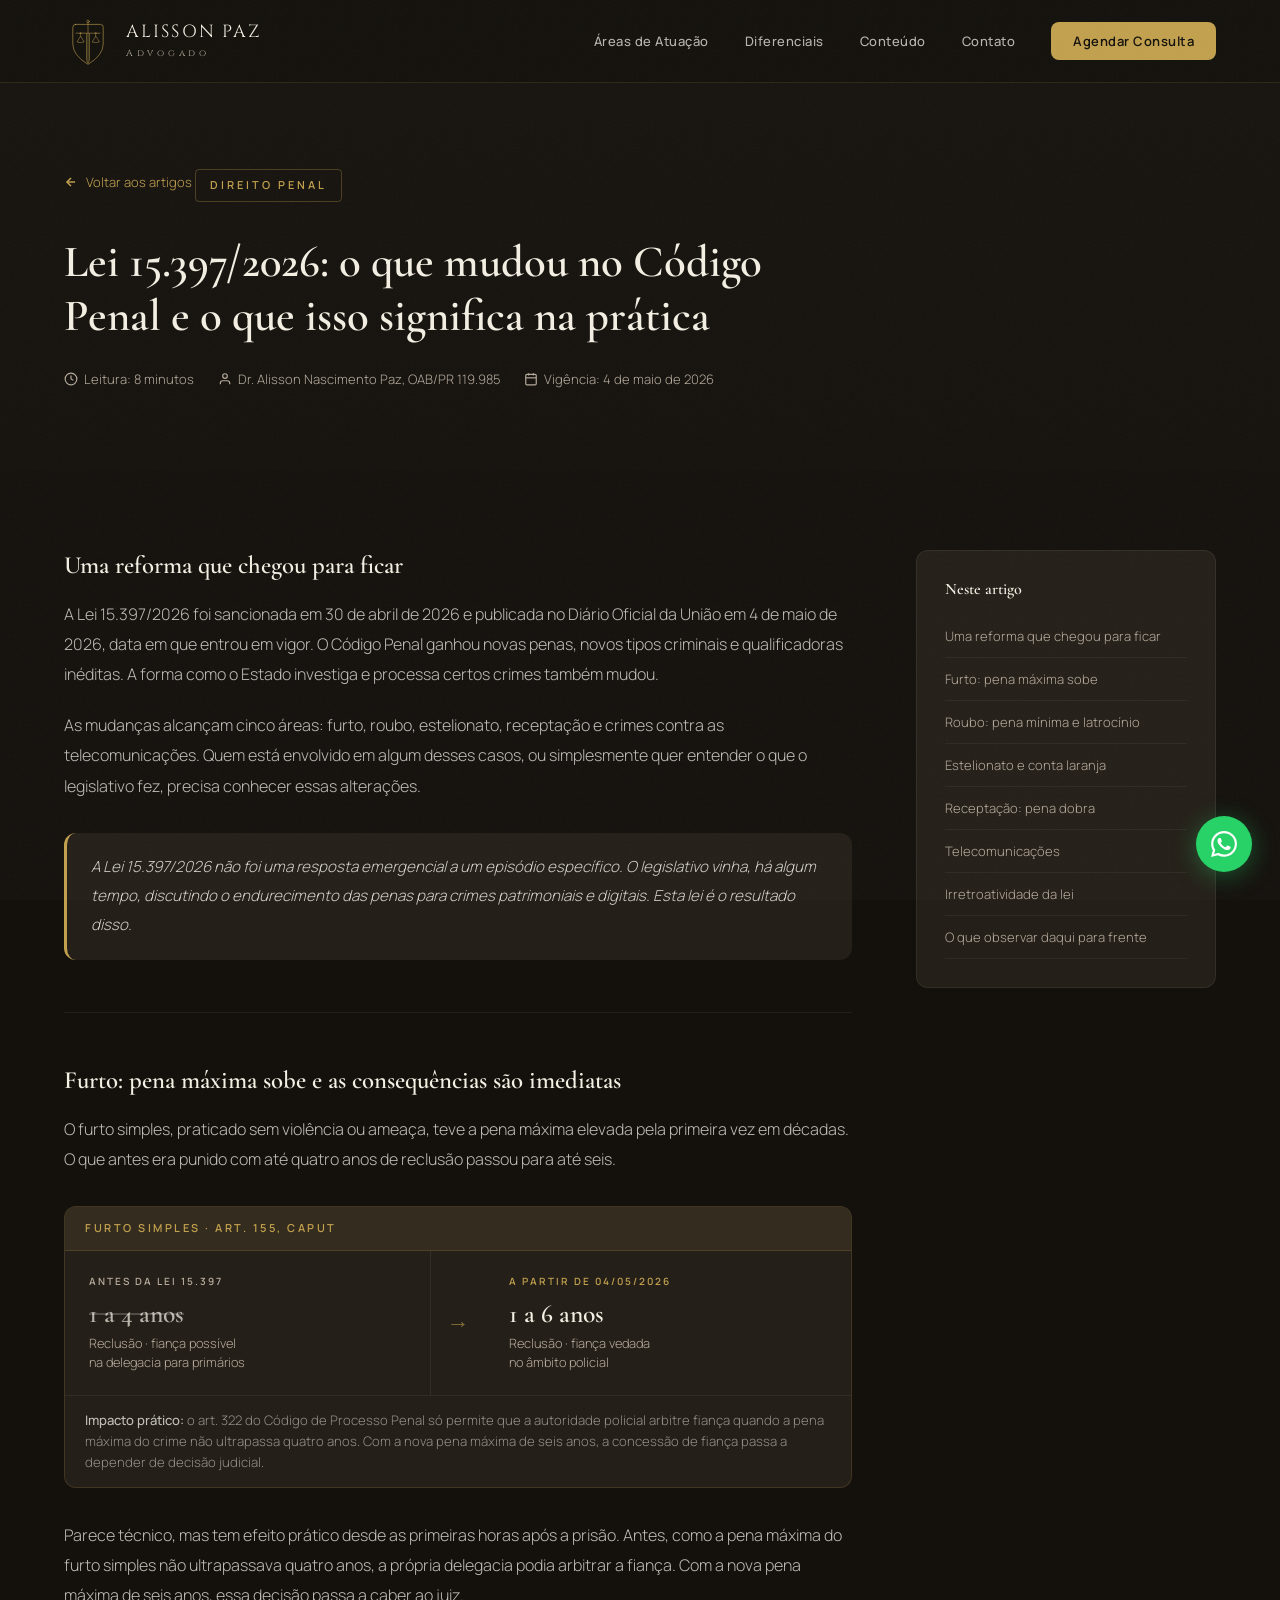
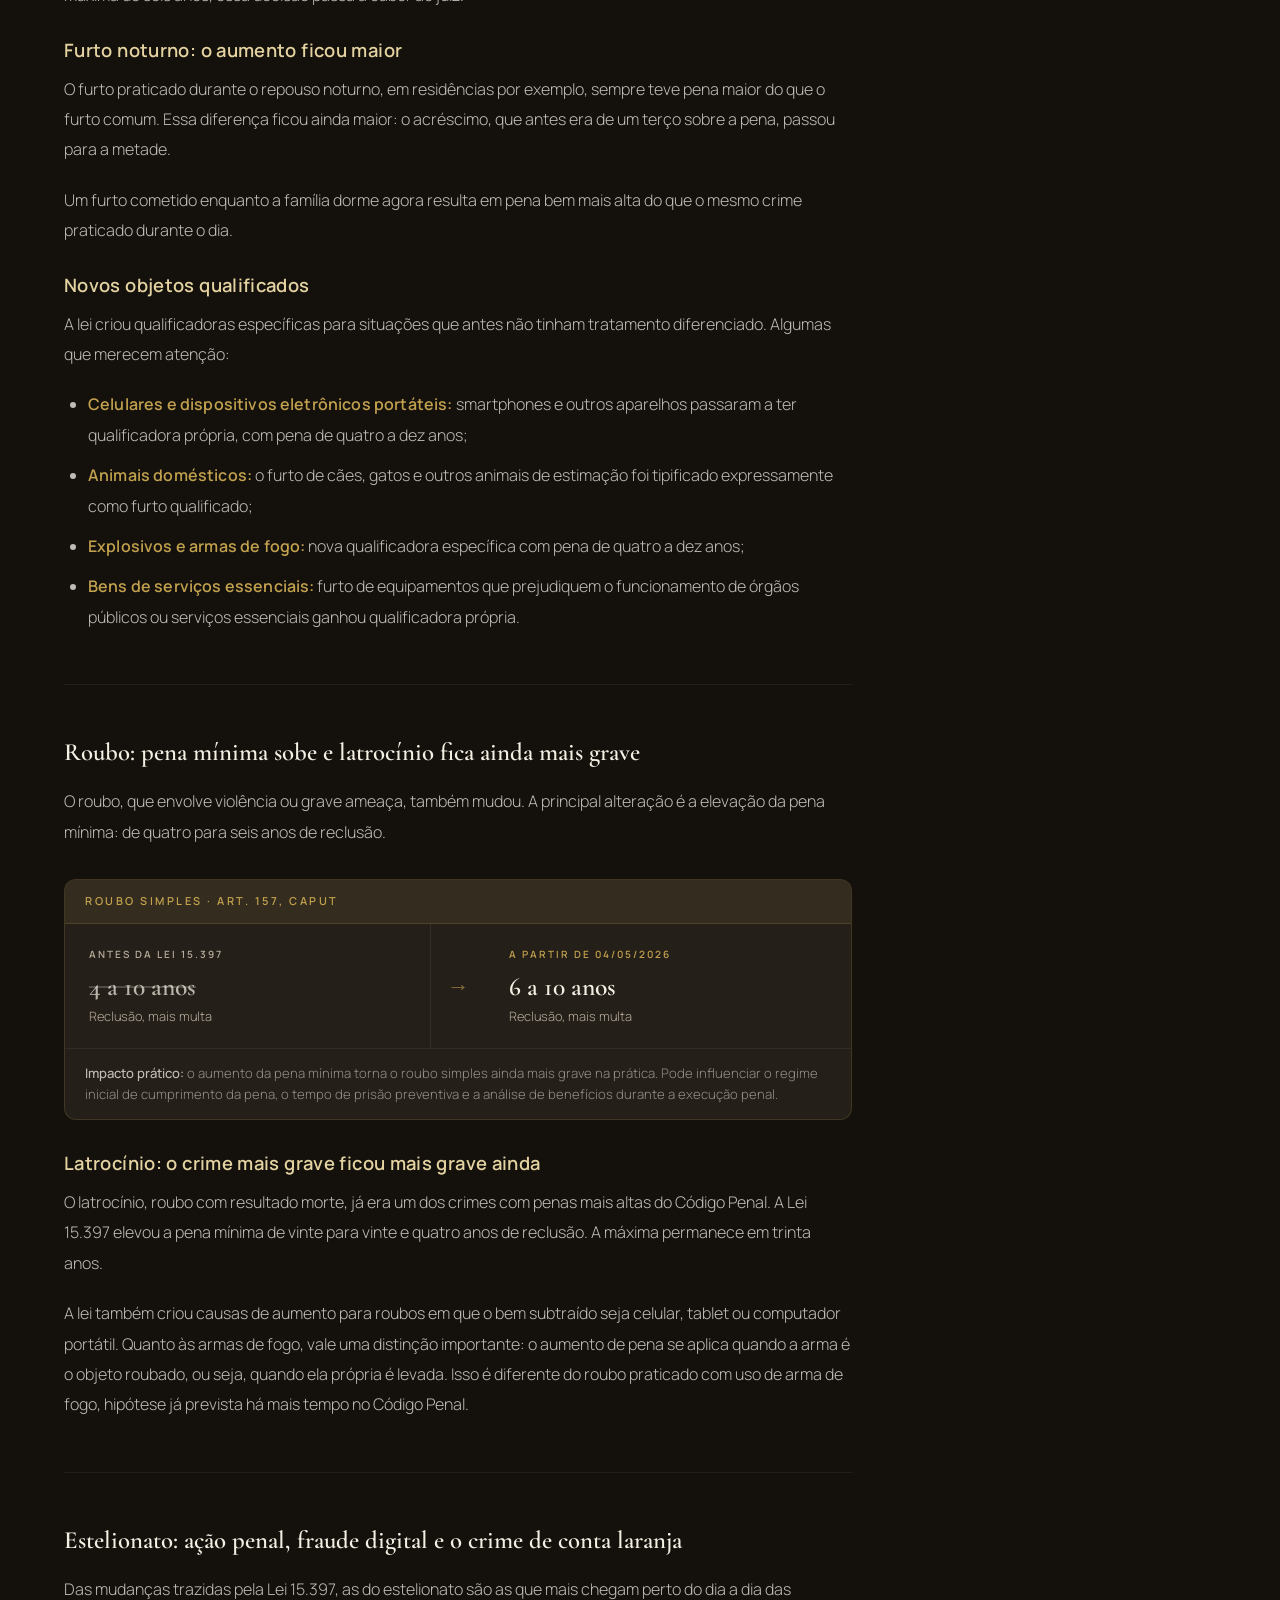
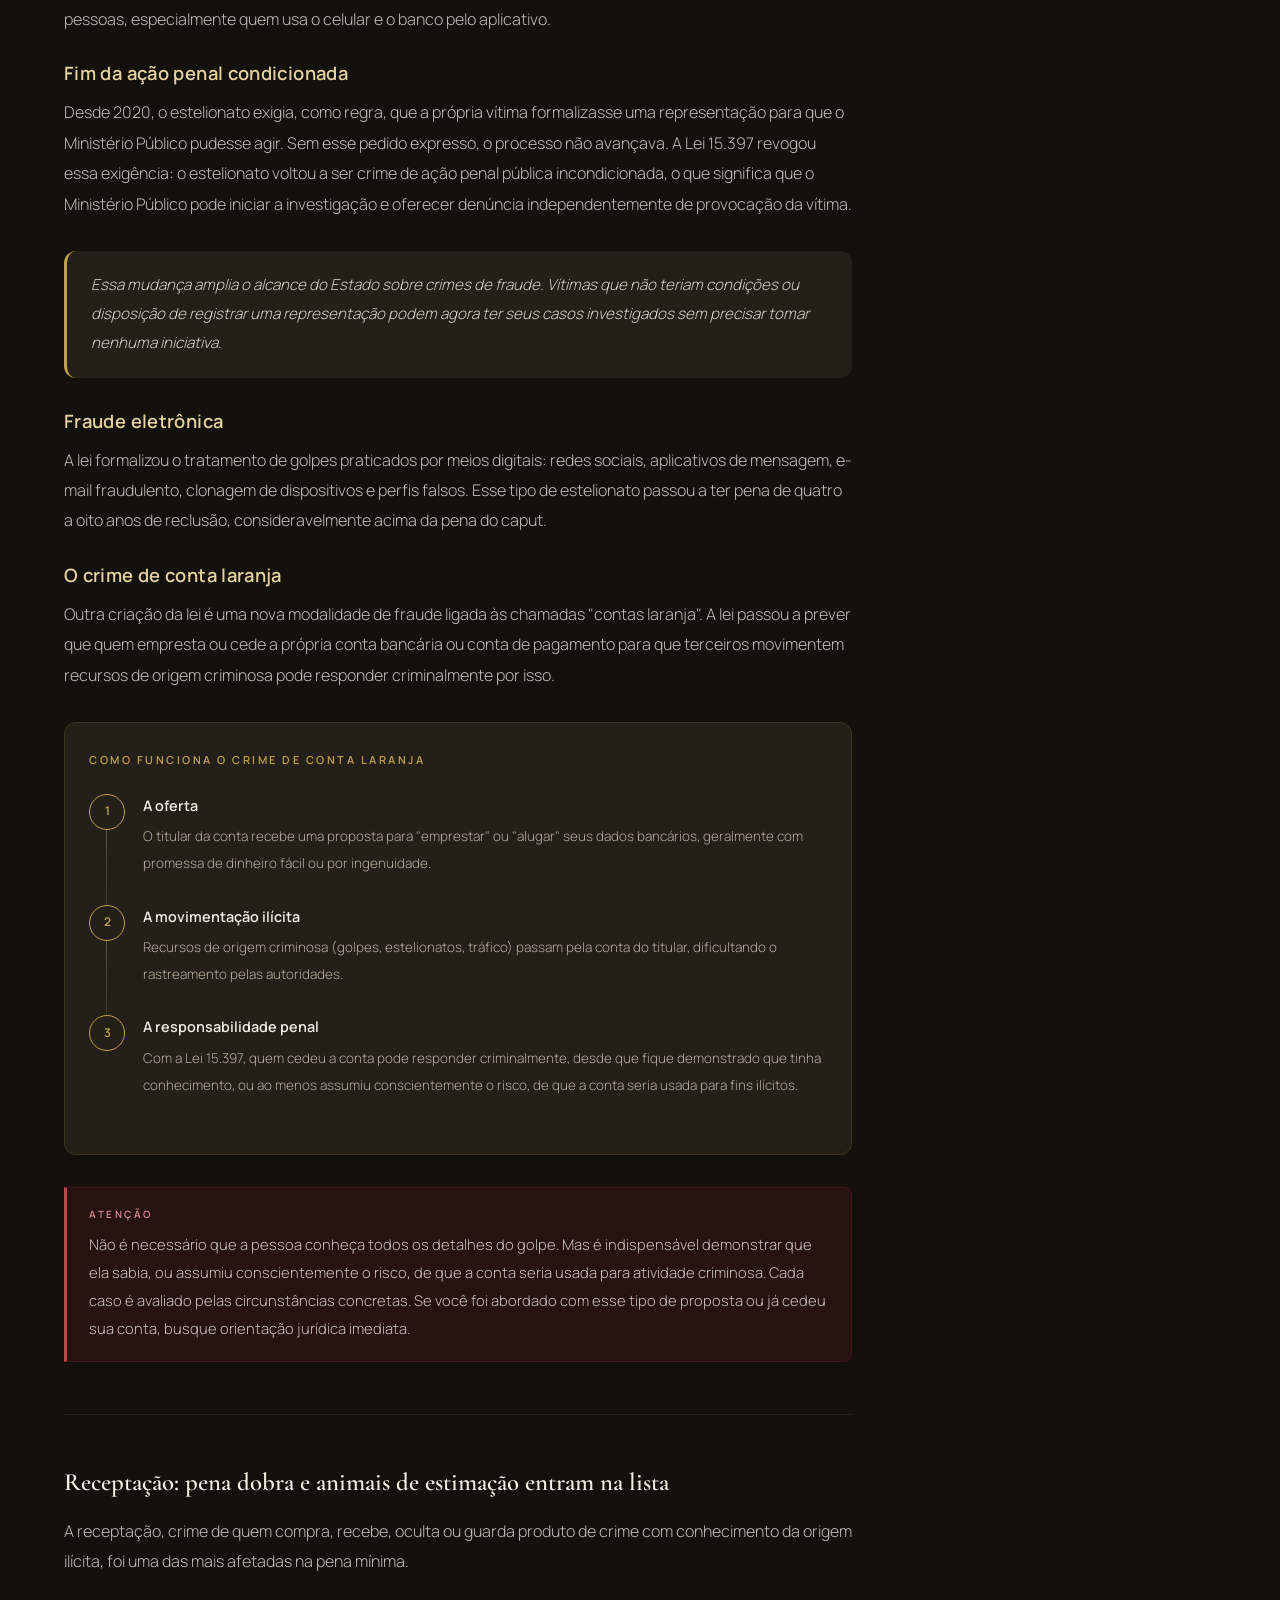
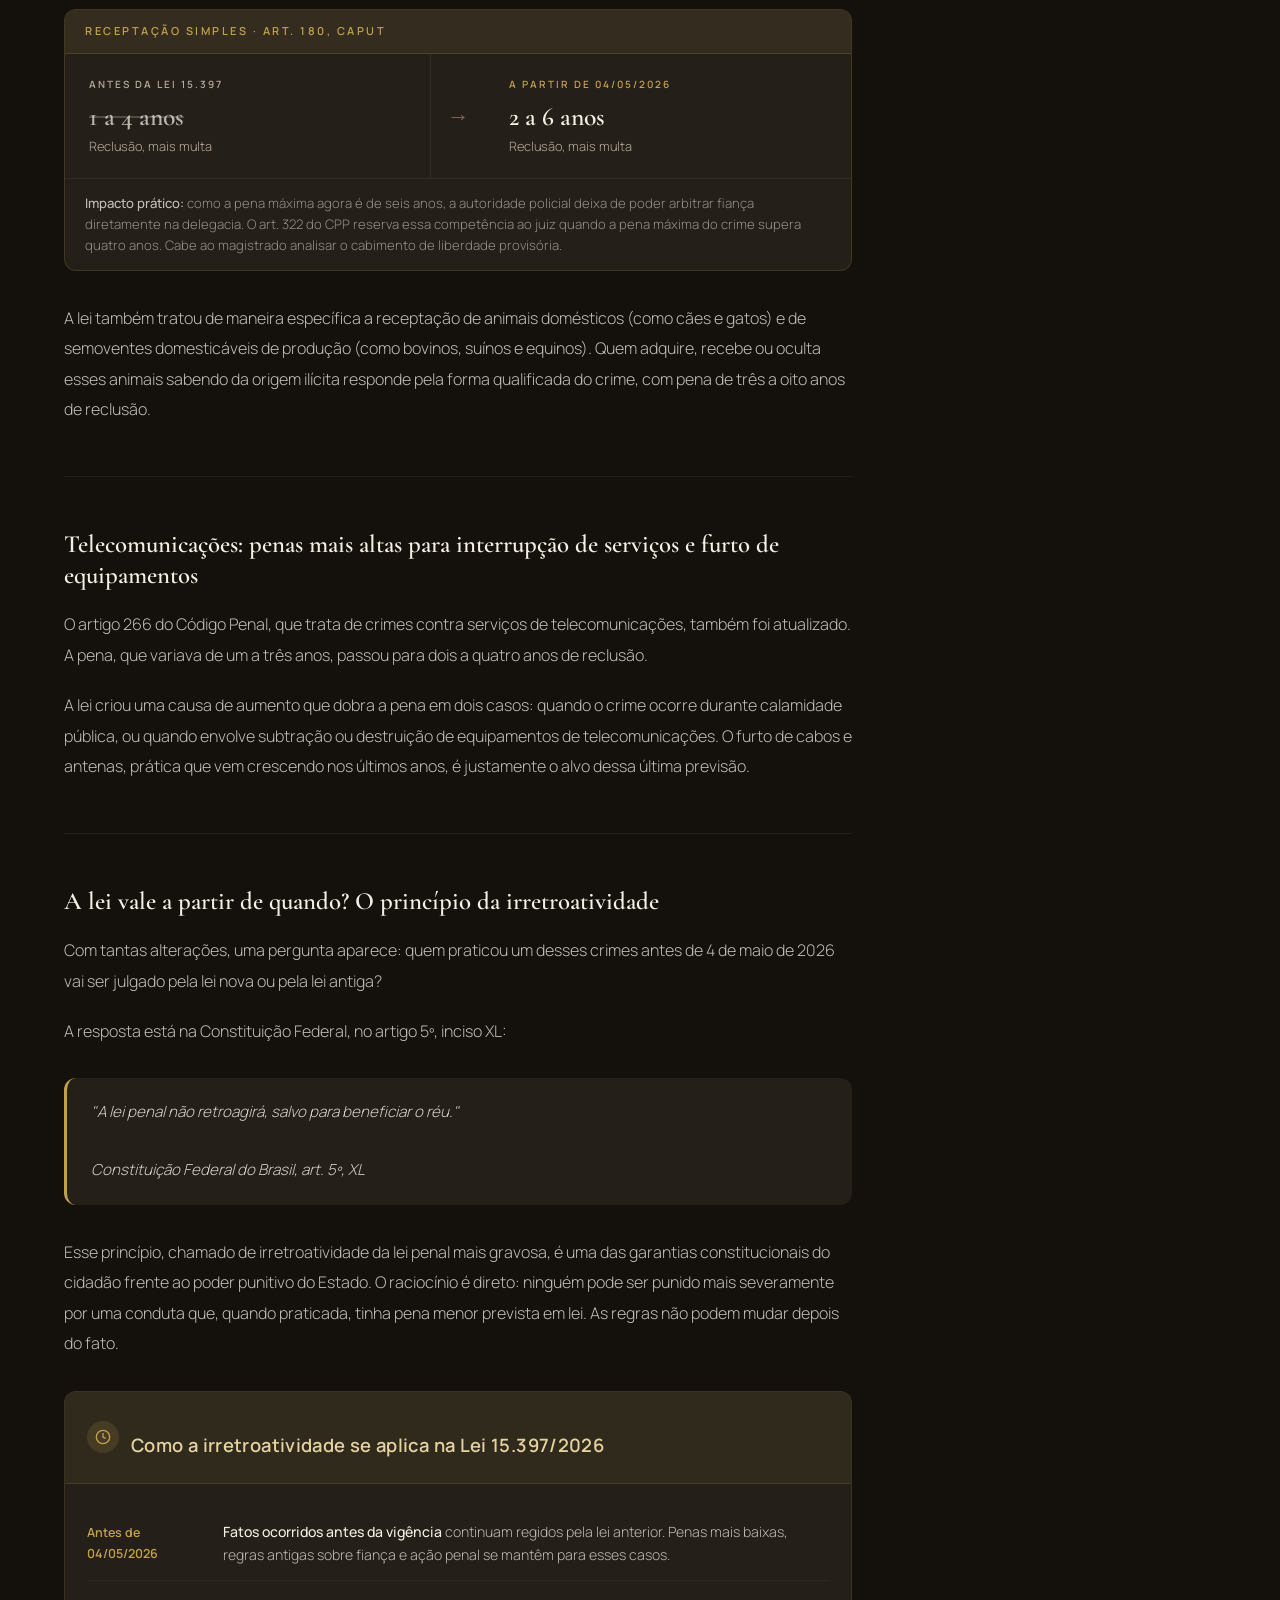
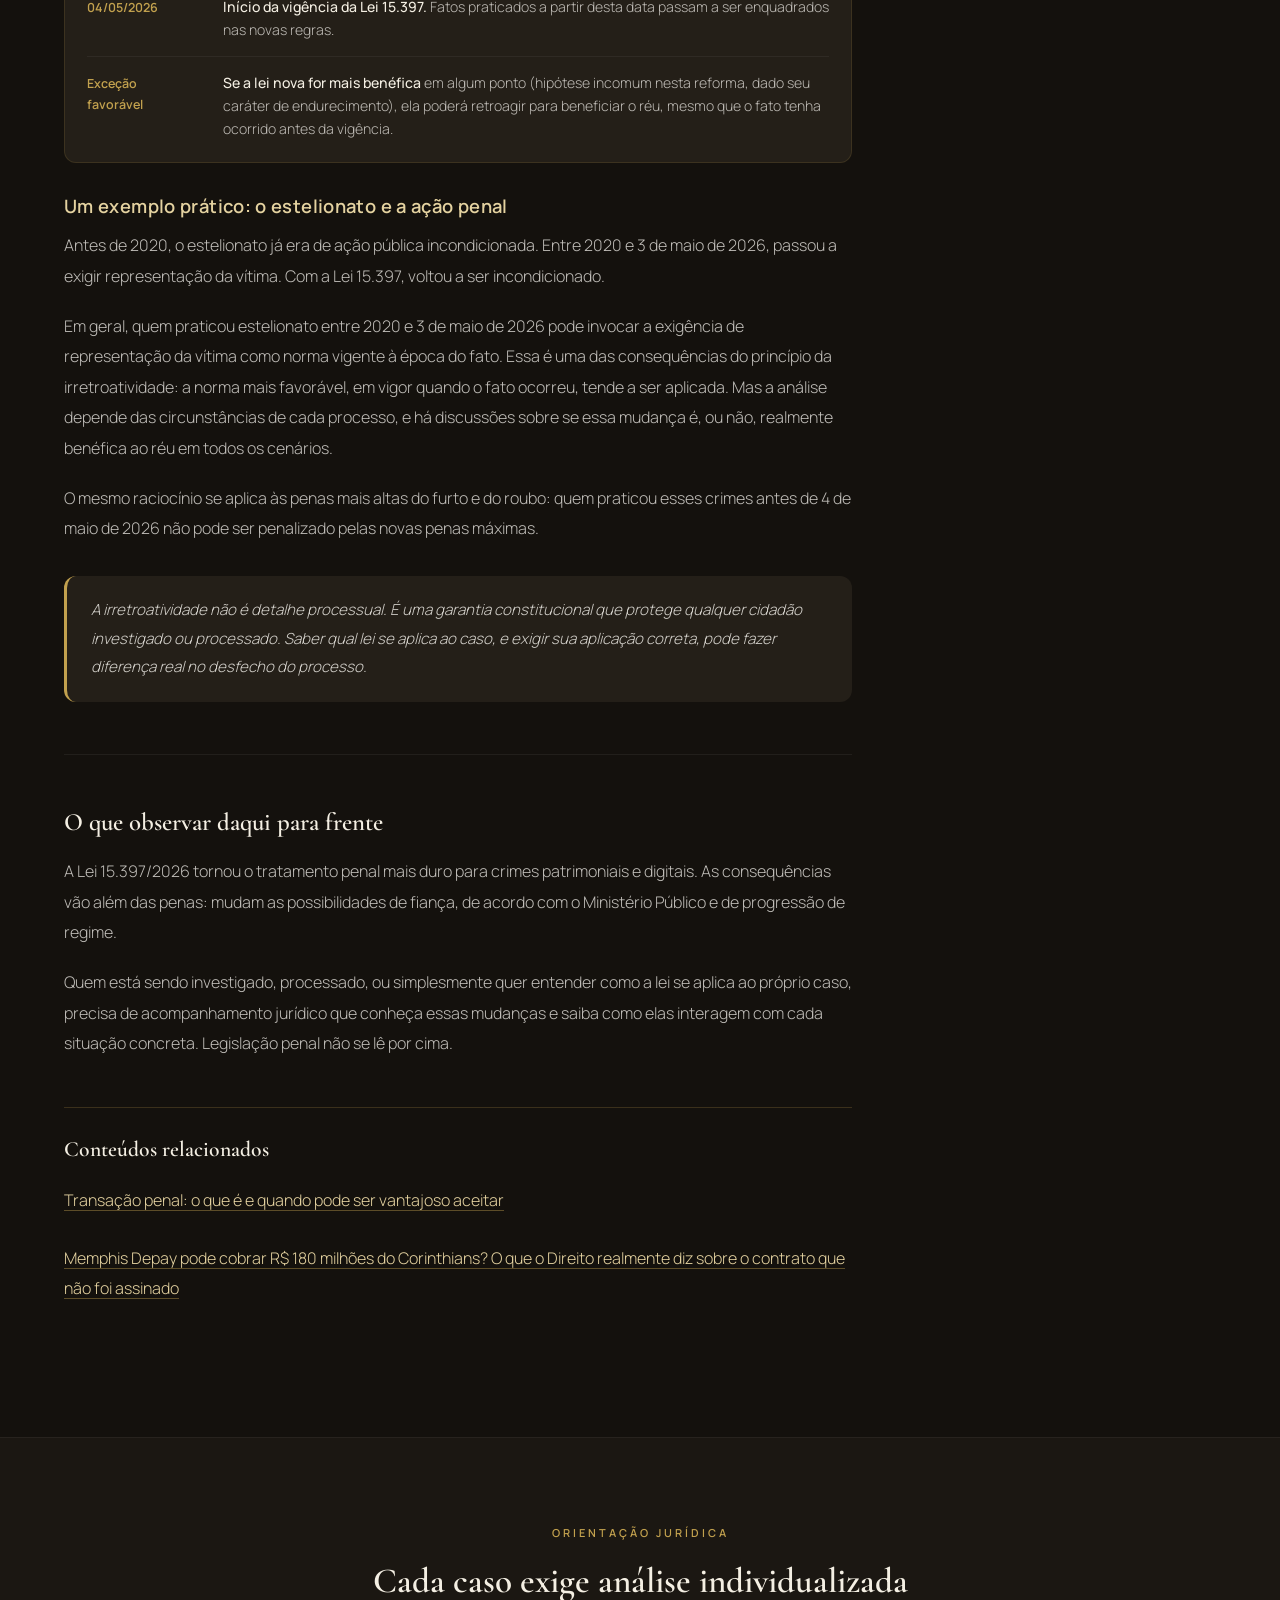
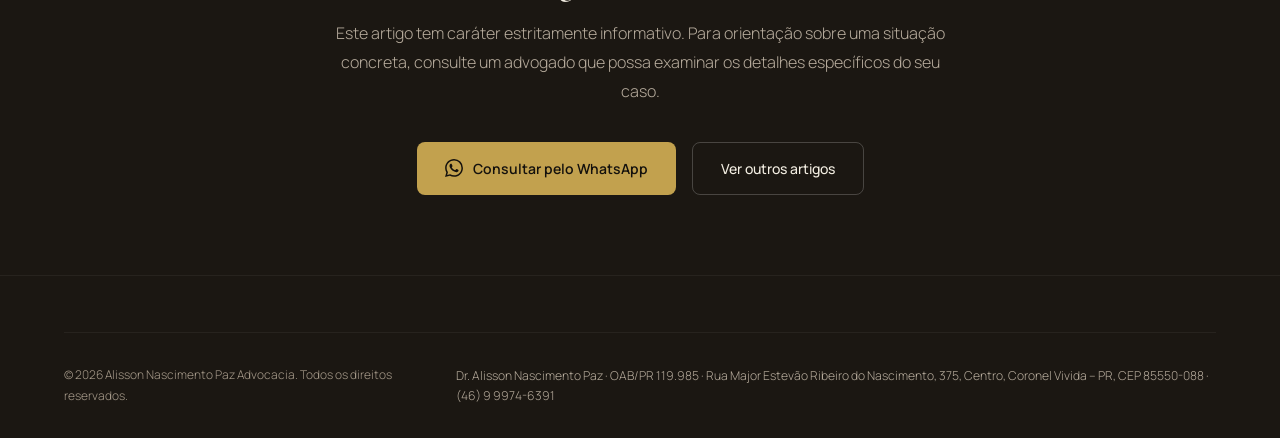
<file: artigo-lei-15397-codigo-penal.html>
<!DOCTYPE html>
<html lang="pt-BR">
<head>
  <meta charset="UTF-8">
  <!-- Favicons -->
  <link rel="icon" href="/favicon.ico" sizes="any">
  <link rel="icon" type="image/svg+xml" href="/favicon.svg">
  <link rel="icon" type="image/png" href="/favicon-48x48.png" sizes="48x48">
  <link rel="icon" type="image/png" href="/favicon-192x192.png" sizes="192x192">
  <link rel="icon" type="image/png" href="/favicon-512x512.png" sizes="512x512">
  <link rel="apple-touch-icon" href="/apple-touch-icon.png">
  <meta name="viewport" content="width=device-width, initial-scale=1.0">
  <title>Lei 15.397/2026 e Código Penal | Alisson Paz Advocacia</title>
  <meta name="description" content="Entenda as alterações da Lei 15.397/2026 no Código Penal sobre furto, roubo, estelionato, conta laranja, receptação e irretroatividade.">
  <meta name="robots" content="index, follow">
  <link rel="canonical" href="https://www.alissonpazadv.com.br/artigo-lei-15397-codigo-penal.html">
  <meta property="og:locale" content="pt_BR">
  <meta property="og:type" content="article">
  <meta property="og:site_name" content="Alisson Paz Advocacia">
  <meta property="og:title" content="Lei 15.397/2026: o que mudou no Código Penal e o que isso significa na prática">
  <meta property="og:description" content="Entenda as alterações da Lei 15.397/2026 no Código Penal sobre furto, roubo, estelionato, conta laranja, receptação e irretroatividade.">
  <meta property="og:url" content="https://www.alissonpazadv.com.br/artigo-lei-15397-codigo-penal.html">
  <meta property="og:image" content="https://www.alissonpazadv.com.br/favicon-512x512.png">
  <meta property="og:image:alt" content="Marca Alisson Paz Advocacia">
  <meta property="article:published_time" content="2026-06-08T09:25:39-03:00">
  <meta property="article:modified_time" content="2026-06-08T10:35:09-03:00">
  <meta name="twitter:card" content="summary">
  <meta name="twitter:title" content="Lei 15.397/2026: o que mudou no Código Penal e o que isso significa na prática">
  <meta name="twitter:description" content="Entenda as alterações da Lei 15.397/2026 no Código Penal sobre furto, roubo, estelionato, conta laranja, receptação e irretroatividade.">
  <meta name="twitter:image" content="https://www.alissonpazadv.com.br/favicon-512x512.png">
  <script type="application/ld+json">
  {
    "@context": "https://schema.org",
    "@type": "Article",
    "headline": "Lei 15.397/2026: o que mudou no Código Penal e o que isso significa na prática",
    "description": "Entenda as alterações da Lei 15.397/2026 no Código Penal sobre furto, roubo, estelionato, conta laranja, receptação e irretroatividade.",
    "url": "https://www.alissonpazadv.com.br/artigo-lei-15397-codigo-penal.html",
    "mainEntityOfPage": "https://www.alissonpazadv.com.br/artigo-lei-15397-codigo-penal.html",
    "image": "https://www.alissonpazadv.com.br/favicon-512x512.png",
    "datePublished": "2026-06-08T09:25:39-03:00",
    "dateModified": "2026-06-08T10:35:09-03:00",
    "author": { "@type": "Person", "name": "Dr. Alisson Nascimento Paz", "url": "https://www.alissonpazadv.com.br/#alisson-paz" },
    "publisher": { "@type": "LegalService", "name": "Alisson Nascimento Paz Advocacia", "url": "https://www.alissonpazadv.com.br/" }
  }
  </script>
  <link rel="preload" as="font" type="font/woff2" href="assets/fonts/manrope-latin.woff2" crossorigin>
  <link rel="preload" as="font" type="font/woff2" href="assets/fonts/cormorant-garamond-latin.woff2" crossorigin>
  <link rel="preload" as="font" type="font/woff2" href="assets/fonts/cinzel-secondary-latin.woff2" crossorigin>

  <!-- Google tag (gtag.js) — GA4 -->
  <script async src="https://www.googletagmanager.com/gtag/js?id=G-5J4N177RQL"></script>
  <script>
    window.dataLayer = window.dataLayer || [];
    function gtag(){dataLayer.push(arguments);}
    gtag('js', new Date());
    gtag('config', 'G-5J4N177RQL');
  </script>

  <style>
    *, *::before, *::after { box-sizing: border-box; margin: 0; padding: 0; }

    :root {
      --dark:    #14110D;
      --dark-2:  #1B1712;
      --dark-3:  #241F18;
      --dark-4:  #332C22;
      --gold:    #C2A14E;
      --gold-lt: #E4D2A0;
      --white:   #F4EFE3;
      --gray:    #8A8073;
      --gray-lt: #5e5648;
      --radius:  6px;
      --tr: 0.35s cubic-bezier(0.4, 0, 0.2, 1);
    }

    ::selection { background: var(--gold); color: var(--dark); }
    html { scroll-behavior: smooth; }

    body {
      background: var(--dark);
      color: var(--white);
      font-family: 'Manrope', sans-serif;
      font-size: 16px;
      line-height: 1.7;
      font-weight: 300;
      -webkit-font-smoothing: antialiased;
      overflow-x: hidden;
    }

    /* grain sutil */
    body::before {
      content: ""; position: fixed; inset: 0; z-index: 9999;
      pointer-events: none; opacity: .04;
      background-image: url("data:image/svg+xml,%3Csvg xmlns='http://www.w3.org/2000/svg' width='120' height='120'%3E%3Cfilter id='n'%3E%3CfeTurbulence type='fractalNoise' baseFrequency='0.9' numOctaves='2'/%3E%3C/filter%3E%3Crect width='100%25' height='100%25' filter='url(%23n)'/%3E%3C/svg%3E");
    }

    h1, h2, h3, h4 { font-family: 'Cormorant Garamond', serif; line-height: 1.25; }
    a { text-decoration: none; color: inherit; }
    img { max-width: 100%; display: block; }
    .container { max-width: 1200px; margin: 0 auto; padding: 0 24px; width: 100%; }

    /* ── NAVBAR ── */
    #navbar {
      position: fixed;
      top: 0; left: 0; right: 0;
      z-index: 1000;
      padding: 14px 0;
      transition: var(--tr);
      background: rgba(20,17,13,0.94);
      backdrop-filter: blur(20px);
      -webkit-backdrop-filter: blur(20px);
      border-bottom: 1px solid rgba(194,161,78,0.15);
    }

    .nav-inner { display: flex; align-items: center; justify-content: space-between; }
    .nav-lockup { display: flex; align-items: center; gap: 14px; }
    .nav-mark { height: 54px; width: auto; color: var(--gold); }
    .nav-txt { display: flex; flex-direction: column; line-height: 1; }
    .nav-name { font-family: 'Cinzel', serif; font-size: 1.1rem; letter-spacing: .12em; color: var(--white); }
    .nav-tagline { font-family: 'Cinzel', serif; font-size: .58rem; letter-spacing: .4em; color: var(--gray); margin-top: 7px; }

    .nav-links {
      display: flex;
      align-items: center;
      gap: 36px;
      list-style: none;
    }
    .nav-links a {
      font-size: 13px;
      font-weight: 500;
      letter-spacing: 0.5px;
      color: rgba(240,237,232,0.75);
      transition: color var(--tr);
    }
    .nav-links a:hover { color: var(--gold); }
    .nav-cta {
      background: var(--gold);
      color: var(--dark) !important;
      padding: 10px 22px;
      border-radius: var(--radius);
      font-weight: 600 !important;
    }
    .nav-cta:hover { background: var(--gold-lt) !important; }
    .nav-toggle {
      display: none;
      flex-direction: column;
      gap: 5px;
      cursor: pointer;
      padding: 4px;
      z-index: 1001;
      position: relative;
    }
    .nav-toggle span { display: block; width: 22px; height: 2px; background: var(--white); transition: var(--tr); }

    /* ── ARTICLE HERO ── */
    .article-hero {
      position: relative;
      padding: 160px 0 80px;
      overflow: hidden;
      background: var(--dark-2);
    }
    .article-hero-bg {
      position: absolute;
      inset: 0;
      background-image: url('https://images.unsplash.com/photo-1505664194779-8beaceb93744?auto=format&fit=crop&w=1600&q=80');
      background-size: cover;
      background-position: center 40%;
      opacity: 0.16;
    }
    .article-hero-overlay {
      position: absolute;
      inset: 0;
      background: linear-gradient(to bottom, rgba(20,17,13,0.45) 0%, rgba(20,17,13,0.88) 100%);
    }
    .article-hero-inner {
      position: relative;
      z-index: 2;
      max-width: 760px;
    }
    .back-link {
      display: inline-flex;
      align-items: center;
      gap: 8px;
      font-size: 13px;
      color: var(--gold);
      margin-bottom: 32px;
      transition: gap var(--tr);
    }
    .back-link:hover { gap: 12px; }
    .back-link svg { transform: rotate(180deg); }
    .article-category {
      display: inline-block;
      font-size: 11px;
      font-weight: 600;
      letter-spacing: 3px;
      text-transform: uppercase;
      color: var(--gold);
      margin-bottom: 20px;
      padding: 6px 14px;
      border: 1px solid rgba(194,161,78,0.3);
      border-radius: 4px;
    }
    .article-hero h1 {
      font-size: clamp(1.8rem, 3.5vw, 3rem);
      font-weight: 700;
      color: var(--white);
      margin-bottom: 24px;
      line-height: 1.2;
    }
    .article-hero-meta {
      display: flex;
      align-items: center;
      gap: 24px;
      font-size: 13px;
      color: var(--gray);
    }
    .article-hero-meta span {
      display: flex;
      align-items: center;
      gap: 6px;
    }

    /* ── ARTICLE LAYOUT ── */
    .article-layout {
      display: grid;
      grid-template-columns: 1fr 300px;
      gap: 64px;
      padding: 80px 0 100px;
      align-items: start;
    }
    .article-content h2 {
      font-size: 1.55rem;
      font-weight: 600;
      color: var(--white);
      margin: 52px 0 18px;
      padding-top: 52px;
      border-top: 1px solid rgba(255,255,255,0.06);
    }
    .article-content h2:first-child {
      margin-top: 0;
      padding-top: 0;
      border-top: none;
    }
    .article-content h3 {
      font-size: 1.15rem;
      font-weight: 600;
      color: var(--gold-lt);
      margin: 28px 0 12px;
      font-family: 'Manrope', sans-serif;
      letter-spacing: .02em;
    }
    .article-content p {
      font-size: 1rem;
      color: rgba(240,237,232,0.78);
      line-height: 1.9;
      margin-bottom: 20px;
    }
    .article-content ul, .article-content ol {
      padding-left: 24px;
      margin-bottom: 24px;
    }
    .article-content li {
      font-size: 1rem;
      color: rgba(240,237,232,0.78);
      line-height: 1.9;
      margin-bottom: 10px;
    }
    .article-highlight {
      background: var(--dark-3);
      border-left: 3px solid var(--gold);
      padding: 20px 24px;
      border-radius: 0 8px 8px 0;
      margin: 32px 0;
    }
    .article-highlight p {
      margin: 0;
      font-size: 0.95rem;
      color: rgba(240,237,232,0.85);
      font-style: italic;
    }

    /* Rótulo de qualificadora */
    .qual-label {
      color: var(--gold);
      font-weight: 600;
      letter-spacing: .01em;
    }

    /* ── INFOGRÁFICO ANTES × DEPOIS ── */
    .compare-box {
      background: var(--dark-3);
      border: 1px solid rgba(194,161,78,0.18);
      border-radius: 12px;
      overflow: hidden;
      margin: 32px 0;
    }
    .compare-title {
      background: rgba(194,161,78,0.1);
      border-bottom: 1px solid rgba(194,161,78,0.18);
      padding: 12px 20px;
      font-size: 11px;
      font-weight: 600;
      letter-spacing: 2.5px;
      text-transform: uppercase;
      color: var(--gold);
      font-family: 'Manrope', sans-serif;
    }
    .compare-grid {
      display: grid;
      grid-template-columns: 1fr auto 1fr;
      align-items: stretch;
    }
    .compare-side {
      padding: 22px 24px;
    }
    .compare-side.before {
      border-right: 1px solid rgba(255,255,255,0.07);
    }
    .compare-tag {
      font-size: 10px;
      font-weight: 600;
      letter-spacing: 2px;
      text-transform: uppercase;
      margin-bottom: 10px;
      font-family: 'Manrope', sans-serif;
    }
    .compare-tag.old { color: var(--gray); }
    .compare-tag.new { color: var(--gold); }
    .compare-value {
      font-family: 'Cormorant Garamond', serif;
      font-size: 1.6rem;
      font-weight: 600;
      line-height: 1.1;
      margin-bottom: 6px;
    }
    .compare-value.old { color: rgba(240,237,232,0.45); text-decoration: line-through; text-decoration-color: rgba(255,255,255,0.2); }
    .compare-value.new { color: var(--white); }
    .compare-sub {
      font-size: .8rem;
      color: var(--gray);
      line-height: 1.5;
    }
    .compare-arrow {
      display: flex;
      align-items: center;
      padding: 0 16px;
      color: var(--gold);
      font-size: 1.4rem;
      opacity: .6;
    }
    .compare-note {
      border-top: 1px solid rgba(255,255,255,0.06);
      padding: 14px 20px;
      font-size: .82rem;
      color: rgba(240,237,232,0.55);
      line-height: 1.6;
      font-family: 'Manrope', sans-serif;
    }
    .compare-note strong { color: rgba(240,237,232,0.78); font-weight: 500; }

    /* ── QUADRO DE ATENÇÃO ── */
    .alert-box {
      background: rgba(90,26,34,0.25);
      border: 1px solid rgba(90,26,34,0.6);
      border-left: 3px solid #c0454f;
      border-radius: 0 8px 8px 0;
      padding: 18px 22px;
      margin: 28px 0;
    }
    .alert-box .alert-label {
      font-size: 10px;
      font-weight: 600;
      letter-spacing: 2.5px;
      text-transform: uppercase;
      color: #d98a90;
      font-family: 'Manrope', sans-serif;
      margin-bottom: 8px;
    }
    .alert-box p {
      font-size: .92rem;
      color: rgba(240,237,232,0.8);
      margin: 0;
    }

    /* ── QUADRO CONTA LARANJA ── */
    .flow-diagram {
      background: var(--dark-3);
      border: 1px solid rgba(194,161,78,0.15);
      border-radius: 12px;
      padding: 28px 24px;
      margin: 32px 0;
    }
    .flow-diagram .flow-title {
      font-size: 11px;
      font-weight: 600;
      letter-spacing: 2.5px;
      text-transform: uppercase;
      color: var(--gold);
      font-family: 'Manrope', sans-serif;
      margin-bottom: 24px;
    }
    .flow-steps {
      display: flex;
      flex-direction: column;
      gap: 0;
    }
    .flow-step {
      display: flex;
      align-items: flex-start;
      gap: 18px;
      position: relative;
    }
    .flow-step:not(:last-child)::after {
      content: '';
      position: absolute;
      left: 17px;
      top: 36px;
      width: 1px;
      height: calc(100% + 4px);
      background: linear-gradient(var(--gold-lt), rgba(194,161,78,0.2));
      opacity: .3;
    }
    .flow-dot {
      width: 36px;
      height: 36px;
      border-radius: 50%;
      border: 1.5px solid var(--gold);
      display: flex;
      align-items: center;
      justify-content: center;
      flex-shrink: 0;
      font-size: .75rem;
      font-weight: 600;
      color: var(--gold);
      font-family: 'Manrope', sans-serif;
      background: var(--dark-3);
      z-index: 1;
    }
    .flow-text {
      padding-bottom: 28px;
    }
    .flow-text strong {
      display: block;
      font-size: .9rem;
      font-weight: 600;
      color: var(--white);
      margin-bottom: 4px;
      font-family: 'Manrope', sans-serif;
    }
    .flow-text span {
      font-size: .84rem;
      color: var(--gray);
      line-height: 1.6;
    }

    /* ── QUADRO IRRETROATIVIDADE ── */
    .timeline-box {
      background: var(--dark-3);
      border: 1px solid rgba(194,161,78,0.15);
      border-radius: 12px;
      overflow: hidden;
      margin: 32px 0;
    }
    .timeline-header {
      background: rgba(194,161,78,0.08);
      border-bottom: 1px solid rgba(194,161,78,0.15);
      padding: 14px 22px;
      display: flex;
      align-items: center;
      gap: 12px;
    }
    .timeline-header .tl-icon {
      width: 32px;
      height: 32px;
      border-radius: 50%;
      background: rgba(194,161,78,0.15);
      display: flex;
      align-items: center;
      justify-content: center;
      flex-shrink: 0;
    }
    .timeline-header h4 {
      font-family: 'Manrope', sans-serif;
      font-size: .85rem;
      font-weight: 600;
      color: var(--gold-lt);
      letter-spacing: .02em;
    }
    .timeline-body {
      padding: 22px;
    }
    .tl-row {
      display: grid;
      grid-template-columns: 120px 1fr;
      gap: 16px;
      align-items: start;
      padding: 14px 0;
      border-bottom: 1px solid rgba(255,255,255,0.05);
    }
    .tl-row:last-child { border-bottom: none; padding-bottom: 0; }
    .tl-date {
      font-size: .78rem;
      font-weight: 600;
      color: var(--gold);
      font-family: 'Manrope', sans-serif;
      padding-top: 2px;
    }
    .tl-desc {
      font-size: .88rem;
      color: rgba(240,237,232,0.75);
      line-height: 1.65;
    }
    .tl-desc strong { color: var(--white); font-weight: 500; }

    /* ── SIDEBAR ── */
    .article-sidebar { position: sticky; top: 110px; }
    .sidebar-card {
      background: var(--dark-3);
      border: 1px solid rgba(255,255,255,0.07);
      border-radius: 12px;
      padding: 28px;
      margin-bottom: 20px;
    }
    .sidebar-card h4 {
      font-size: 1rem;
      font-weight: 600;
      color: var(--white);
      margin-bottom: 16px;
    }
    .sidebar-toc { list-style: none; padding: 0; }
    .sidebar-toc li { border-bottom: 1px solid rgba(255,255,255,0.05); }
    .sidebar-toc a {
      display: block;
      padding: 10px 0;
      font-size: 13px;
      color: var(--gray);
      transition: color var(--tr);
    }
    .sidebar-toc a:hover { color: var(--gold); }

    /* ── CTA FINAL ── */
    .article-cta {
      background: var(--dark-2);
      padding: 80px 0;
      border-top: 1px solid rgba(255,255,255,0.05);
    }
    .cta-inner {
      max-width: 640px;
      text-align: center;
      margin: 0 auto;
    }
    .cta-inner .section-tag {
      display: inline-block;
      font-size: 11px;
      font-weight: 600;
      letter-spacing: 3px;
      text-transform: uppercase;
      color: var(--gold);
      margin-bottom: 16px;
    }
    .cta-inner h2 { font-size: clamp(1.5rem, 3vw, 2.2rem); color: var(--white); margin-bottom: 16px; }
    .cta-inner p { font-size: 1rem; color: var(--gray); line-height: 1.8; margin-bottom: 36px; }
    .cta-actions { display: flex; gap: 16px; justify-content: center; flex-wrap: wrap; }
    .btn-cta-gold {
      display: inline-flex;
      align-items: center;
      gap: 10px;
      padding: 14px 28px;
      border-radius: var(--radius);
      font-size: 14px;
      font-weight: 600;
      background: var(--gold);
      color: var(--dark);
      transition: var(--tr);
    }
    .btn-cta-gold:hover { background: var(--gold-lt); transform: translateY(-2px); }
    .btn-cta-outline {
      display: inline-flex;
      align-items: center;
      gap: 10px;
      padding: 14px 28px;
      border-radius: var(--radius);
      font-size: 14px;
      font-weight: 500;
      background: transparent;
      color: var(--white);
      border: 1px solid rgba(255,255,255,0.2);
      transition: var(--tr);
    }
    .btn-cta-outline:hover { border-color: var(--gold); color: var(--gold); }

    /* ── FOOTER ── */
    footer {
      background: var(--dark-2);
      border-top: 1px solid rgba(255,255,255,0.05);
      padding: 56px 0 32px;
    }
    .footer-bottom {
      display: flex;
      justify-content: space-between;
      align-items: center;
      padding-top: 32px;
      border-top: 1px solid rgba(255,255,255,0.05);
      font-size: 12px;
      color: var(--gray-lt);
    }

    /* ── FLOATING WA ── */
    .whatsapp-float { position: fixed; bottom: 28px; right: 28px; z-index: 999; display: flex; align-items: center; gap: 10px; }
    .whatsapp-btn {
      width: 56px; height: 56px;
      background: #25D366;
      border-radius: 50%;
      display: flex; align-items: center; justify-content: center;
      box-shadow: 0 4px 24px rgba(37,211,102,0.35);
      transition: var(--tr);
      color: white;
    }
    .whatsapp-btn:hover { transform: scale(1.1); }

    /* ── RESPONSIVE ── */
    @media (max-width: 1024px) {
      .article-layout { grid-template-columns: 1fr; gap: 48px; }
      .article-sidebar { position: static; }
    }

    @media (max-width: 768px) {
      .nav-links {
        display: none;
        position: fixed;
        top: 0; left: 0; right: 0; bottom: 0;
        background: rgba(20,17,13,0.97);
        backdrop-filter: blur(24px);
        -webkit-backdrop-filter: blur(24px);
        flex-direction: column;
        justify-content: center;
        align-items: center;
        gap: 28px;
        z-index: 999;
      }
      .nav-links.open { display: flex; }
      .nav-links.open a { font-size: 1.3rem; letter-spacing: .04em; }
      .nav-links.open .nav-cta { font-size: 1rem !important; padding: 14px 32px; margin-top: 8px; }
      .nav-toggle { display: flex; }
      .nav-mark { height: 34px; }
      .nav-name { font-size: .8rem; }
      .nav-tagline { font-size: .5rem; letter-spacing: .35em; margin-top: 5px; }
      .whatsapp-label { display: none; }
      .whatsapp-float { bottom: 20px; right: 20px; }
      .article-hero { padding: 130px 0 56px; }
      .article-hero h1 { font-size: clamp(1.8rem, 7vw, 2.5rem); line-height: 1.15; }
      .article-hero-meta { flex-wrap: wrap; gap: 14px; }
      .article-content h2 { font-size: clamp(1.2rem, 5vw, 1.55rem); margin: 36px 0 14px; padding-top: 36px; }
      .article-layout { padding: 48px 0 64px; gap: 40px; }
      .sidebar-card { padding: 20px; }
      .compare-grid { grid-template-columns: 1fr; }
      .compare-arrow { display: none; }
      .compare-side.before { border-right: none; border-bottom: 1px solid rgba(255,255,255,0.07); }
      .tl-row { grid-template-columns: 1fr; gap: 6px; }
    }

    @media (max-width: 480px) {
      .container { padding: 0 18px; }
      .article-hero { padding: 110px 0 44px; }
      .article-hero h1 { font-size: clamp(1.65rem, 8.5vw, 2rem); }
      .article-hero-meta { font-size: 12px; gap: 12px; }
      .article-layout { padding: 36px 0 52px; }
      .article-content p { font-size: .95rem; }
      .article-highlight { padding: 16px 18px; }
      .compare-box, .flow-diagram, .timeline-box { border-radius: 8px; }
    }
  </style>

  <link rel="stylesheet" href="assets/base.css">
  <script>
    gtag('config', 'AW-17974605756');
  </script>
</head>

<body>

<a class="skip-link" href="#main-content">Pular para o conteúdo principal</a>

<!-- NAVBAR -->
<nav id="navbar">
  <div class="container">
    <div class="nav-inner">
      <a href="index.html" class="nav-logo" aria-label="Alisson Paz Advogado — página inicial">
        <div class="nav-lockup">
          <svg class="nav-mark" viewBox="0 0 240 270" fill="none" stroke="currentColor" stroke-width="3" stroke-linecap="round" stroke-linejoin="round" aria-hidden="true">
            <path d="M58,52 L182,52 Q196,52 196,66 L196,150 Q196,206 120,252 Q44,206 44,150 L44,66 Q44,52 58,52 Z"/>
            <circle cx="120" cy="37" r="6.5" stroke-width="2.6"/>
            <line x1="120" y1="43.5" x2="120" y2="96" stroke-width="2.6"/>
            <line x1="60" y1="96" x2="180" y2="96" stroke-width="2.6"/>
            <circle cx="82" cy="96" r="3.2" stroke-width="2"/>
            <circle cx="158" cy="96" r="3.2" stroke-width="2"/>
            <line x1="82" y1="99.2" x2="82" y2="112" stroke-width="2"/>
            <line x1="158" y1="99.2" x2="158" y2="112" stroke-width="2"/>
            <path d="M82,112 L65,140 Q82,147 99,140 Z" stroke-width="2.4"/>
            <path d="M158,112 L141,140 Q158,147 175,140 Z" stroke-width="2.4"/>
            <path d="M113,98 L113,230 L120,247 L127,230 L127,98" stroke-width="2.6"/>
            <line x1="120" y1="100" x2="120" y2="232" stroke-width="2"/>
          </svg>
          <div class="nav-txt">
            <span class="nav-name">ALISSON PAZ</span>
            <span class="nav-tagline">Advogado</span>
          </div>
        </div>
      </a>
      <ul class="nav-links" id="navLinks">
        <li class="nav-close-item">
          <button class="nav-close" id="navClose" type="button" aria-label="Fechar menu">
            <svg width="22" height="22" viewBox="0 0 24 24" fill="none" stroke="currentColor" stroke-width="2.5" stroke-linecap="round" stroke-linejoin="round" aria-hidden="true"><line x1="18" y1="6" x2="6" y2="18"/><line x1="6" y1="6" x2="18" y2="18"/></svg>
          </button>
        </li>
        <li><a href="index.html#atuacao">Áreas de Atuação</a></li>
        <li><a href="index.html#diferenciais">Diferenciais</a></li>
        <li><a href="index.html#conteudo">Conteúdo</a></li>
        <li><a href="index.html#contato">Contato</a></li>
        <li>
          <a href="https://wa.me/5546999746391?text=Ol%C3%A1%2C%20vim%20pelo%20site%20e%20gostaria%20de%20agendar%20uma%20consulta." class="nav-cta" target="_blank" rel="noopener" data-conversion="whatsapp-cta">
            Agendar Consulta
          </a>
        </li>
      </ul>
      <button class="nav-toggle" id="navToggle" type="button" aria-label="Abrir menu" aria-expanded="false" aria-controls="navLinks">
        <span></span><span></span><span></span>
      </button>
    </div>
  </div>
</nav>

<main id="main-content">

<!-- HERO DO ARTIGO -->
<div class="article-hero">
  <div class="article-hero-bg"></div>
  <div class="article-hero-overlay"></div>
  <div class="container">
    <div class="article-hero-inner">
      <a href="index.html#conteudo" class="back-link">
        <svg width="14" height="14" viewBox="0 0 24 24" fill="none" stroke="currentColor" stroke-width="2.5"><line x1="5" y1="12" x2="19" y2="12"/><polyline points="12 5 19 12 12 19"/></svg>
        Voltar aos artigos
      </a>
      <span class="article-category">Direito Penal</span>
      <h1>Lei 15.397/2026: o que mudou no Código Penal e o que isso significa na prática</h1>
      <div class="article-hero-meta">
        <span>
          <svg width="14" height="14" viewBox="0 0 24 24" fill="none" stroke="currentColor" stroke-width="2"><circle cx="12" cy="12" r="10"/><polyline points="12 6 12 12 16 14"/></svg>
          Leitura: 8 minutos
        </span>
        <span>
          <svg width="14" height="14" viewBox="0 0 24 24" fill="none" stroke="currentColor" stroke-width="2"><path d="M20 21v-2a4 4 0 0 0-4-4H8a4 4 0 0 0-4 4v2"/><circle cx="12" cy="7" r="4"/></svg>
          Dr. Alisson Nascimento Paz, OAB/PR 119.985
        </span>
        <span>
          <svg width="14" height="14" viewBox="0 0 24 24" fill="none" stroke="currentColor" stroke-width="2"><rect x="3" y="4" width="18" height="18" rx="2"/><line x1="16" y1="2" x2="16" y2="6"/><line x1="8" y1="2" x2="8" y2="6"/><line x1="3" y1="10" x2="21" y2="10"/></svg>
          Vigência: 4 de maio de 2026
        </span>
      </div>
    </div>
  </div>
</div>

<!-- CONTEÚDO DO ARTIGO -->
<div class="container">
  <div class="article-layout">

    <article class="article-content">

      <h2 id="intro">Uma reforma que chegou para ficar</h2>
      <p>A Lei 15.397/2026 foi sancionada em 30 de abril de 2026 e publicada no Diário Oficial da União em 4 de maio de 2026, data em que entrou em vigor. O Código Penal ganhou novas penas, novos tipos criminais e qualificadoras inéditas. A forma como o Estado investiga e processa certos crimes também mudou.</p>
      <p>As mudanças alcançam cinco áreas: furto, roubo, estelionato, receptação e crimes contra as telecomunicações. Quem está envolvido em algum desses casos, ou simplesmente quer entender o que o legislativo fez, precisa conhecer essas alterações.</p>

      <div class="article-highlight">
        <p>A Lei 15.397/2026 não foi uma resposta emergencial a um episódio específico. O legislativo vinha, há algum tempo, discutindo o endurecimento das penas para crimes patrimoniais e digitais. Esta lei é o resultado disso.</p>
      </div>

      <!-- ──────────────────────── FURTO ──────────────────────── -->
      <h2 id="furto">Furto: pena máxima sobe e as consequências são imediatas</h2>
      <p>O furto simples, praticado sem violência ou ameaça, teve a pena máxima elevada pela primeira vez em décadas. O que antes era punido com até quatro anos de reclusão passou para até seis.</p>

      <!-- Infográfico antes x depois -->
      <div class="compare-box">
        <div class="compare-title">Furto simples · Art. 155, caput</div>
        <div class="compare-grid">
          <div class="compare-side before">
            <div class="compare-tag old">Antes da Lei 15.397</div>
            <div class="compare-value old">1 a 4 anos</div>
            <div class="compare-sub">Reclusão · fiança possível<br>na delegacia para primários</div>
          </div>
          <div class="compare-arrow">→</div>
          <div class="compare-side after">
            <div class="compare-tag new">A partir de 04/05/2026</div>
            <div class="compare-value new">1 a 6 anos</div>
            <div class="compare-sub">Reclusão · fiança vedada<br>no âmbito policial</div>
          </div>
        </div>
        <div class="compare-note"><strong>Impacto prático:</strong> o art. 322 do Código de Processo Penal só permite que a autoridade policial arbitre fiança quando a pena máxima do crime não ultrapassa quatro anos. Com a nova pena máxima de seis anos, a concessão de fiança passa a depender de decisão judicial.</div>
      </div>

      <p>Parece técnico, mas tem efeito prático desde as primeiras horas após a prisão. Antes, como a pena máxima do furto simples não ultrapassava quatro anos, a própria delegacia podia arbitrar a fiança. Com a nova pena máxima de seis anos, essa decisão passa a caber ao juiz.</p>

      <h3>Furto noturno: o aumento ficou maior</h3>
      <p>O furto praticado durante o repouso noturno, em residências por exemplo, sempre teve pena maior do que o furto comum. Essa diferença ficou ainda maior: o acréscimo, que antes era de um terço sobre a pena, passou para a metade.</p>
      <p>Um furto cometido enquanto a família dorme agora resulta em pena bem mais alta do que o mesmo crime praticado durante o dia.</p>

      <h3>Novos objetos qualificados</h3>
      <p>A lei criou qualificadoras específicas para situações que antes não tinham tratamento diferenciado. Algumas que merecem atenção:</p>
      <ul>
        <li><span class="qual-label">Celulares e dispositivos eletrônicos portáteis:</span> smartphones e outros aparelhos passaram a ter qualificadora própria, com pena de quatro a dez anos;</li>
        <li><span class="qual-label">Animais domésticos:</span> o furto de cães, gatos e outros animais de estimação foi tipificado expressamente como furto qualificado;</li>
        <li><span class="qual-label">Explosivos e armas de fogo:</span> nova qualificadora específica com pena de quatro a dez anos;</li>
        <li><span class="qual-label">Bens de serviços essenciais:</span> furto de equipamentos que prejudiquem o funcionamento de órgãos públicos ou serviços essenciais ganhou qualificadora própria.</li>
      </ul>

      <!-- ──────────────────────── ROUBO ──────────────────────── -->
      <h2 id="roubo">Roubo: pena mínima sobe e latrocínio fica ainda mais grave</h2>
      <p>O roubo, que envolve violência ou grave ameaça, também mudou. A principal alteração é a elevação da pena mínima: de quatro para seis anos de reclusão.</p>

      <div class="compare-box">
        <div class="compare-title">Roubo simples · Art. 157, caput</div>
        <div class="compare-grid">
          <div class="compare-side before">
            <div class="compare-tag old">Antes da Lei 15.397</div>
            <div class="compare-value old">4 a 10 anos</div>
            <div class="compare-sub">Reclusão, mais multa</div>
          </div>
          <div class="compare-arrow">→</div>
          <div class="compare-side after">
            <div class="compare-tag new">A partir de 04/05/2026</div>
            <div class="compare-value new">6 a 10 anos</div>
            <div class="compare-sub">Reclusão, mais multa</div>
          </div>
        </div>
        <div class="compare-note"><strong>Impacto prático:</strong> o aumento da pena mínima torna o roubo simples ainda mais grave na prática. Pode influenciar o regime inicial de cumprimento da pena, o tempo de prisão preventiva e a análise de benefícios durante a execução penal.</div>
      </div>

      <h3>Latrocínio: o crime mais grave ficou mais grave ainda</h3>
      <p>O latrocínio, roubo com resultado morte, já era um dos crimes com penas mais altas do Código Penal. A Lei 15.397 elevou a pena mínima de vinte para vinte e quatro anos de reclusão. A máxima permanece em trinta anos.</p>
      <p>A lei também criou causas de aumento para roubos em que o bem subtraído seja celular, tablet ou computador portátil. Quanto às armas de fogo, vale uma distinção importante: o aumento de pena se aplica quando a arma é o objeto roubado, ou seja, quando ela própria é levada. Isso é diferente do roubo praticado com uso de arma de fogo, hipótese já prevista há mais tempo no Código Penal.</p>

      <!-- ──────────────────────── ESTELIONATO ──────────────────────── -->
      <h2 id="estelionato">Estelionato: ação penal, fraude digital e o crime de conta laranja</h2>
      <p>Das mudanças trazidas pela Lei 15.397, as do estelionato são as que mais chegam perto do dia a dia das pessoas, especialmente quem usa o celular e o banco pelo aplicativo.</p>

      <h3>Fim da ação penal condicionada</h3>
      <p>Desde 2020, o estelionato exigia, como regra, que a própria vítima formalizasse uma representação para que o Ministério Público pudesse agir. Sem esse pedido expresso, o processo não avançava. A Lei 15.397 revogou essa exigência: o estelionato voltou a ser crime de ação penal pública incondicionada, o que significa que o Ministério Público pode iniciar a investigação e oferecer denúncia independentemente de provocação da vítima.</p>

      <div class="article-highlight">
        <p>Essa mudança amplia o alcance do Estado sobre crimes de fraude. Vítimas que não teriam condições ou disposição de registrar uma representação podem agora ter seus casos investigados sem precisar tomar nenhuma iniciativa.</p>
      </div>

      <h3>Fraude eletrônica</h3>
      <p>A lei formalizou o tratamento de golpes praticados por meios digitais: redes sociais, aplicativos de mensagem, e-mail fraudulento, clonagem de dispositivos e perfis falsos. Esse tipo de estelionato passou a ter pena de quatro a oito anos de reclusão, consideravelmente acima da pena do caput.</p>

      <h3>O crime de conta laranja</h3>
      <p>Outra criação da lei é uma nova modalidade de fraude ligada às chamadas "contas laranja". A lei passou a prever que quem empresta ou cede a própria conta bancária ou conta de pagamento para que terceiros movimentem recursos de origem criminosa pode responder criminalmente por isso.</p>

      <!-- Diagrama de fluxo conta laranja -->
      <div class="flow-diagram">
        <div class="flow-title">Como funciona o crime de conta laranja</div>
        <div class="flow-steps">
          <div class="flow-step">
            <div class="flow-dot">1</div>
            <div class="flow-text">
              <strong>A oferta</strong>
              <span>O titular da conta recebe uma proposta para "emprestar" ou "alugar" seus dados bancários, geralmente com promessa de dinheiro fácil ou por ingenuidade.</span>
            </div>
          </div>
          <div class="flow-step">
            <div class="flow-dot">2</div>
            <div class="flow-text">
              <strong>A movimentação ilícita</strong>
              <span>Recursos de origem criminosa (golpes, estelionatos, tráfico) passam pela conta do titular, dificultando o rastreamento pelas autoridades.</span>
            </div>
          </div>
          <div class="flow-step">
            <div class="flow-dot">3</div>
            <div class="flow-text">
              <strong>A responsabilidade penal</strong>
              <span>Com a Lei 15.397, quem cedeu a conta pode responder criminalmente, desde que fique demonstrado que tinha conhecimento, ou ao menos assumiu conscientemente o risco, de que a conta seria usada para fins ilícitos.</span>
            </div>
          </div>
        </div>
      </div>

      <div class="alert-box">
        <div class="alert-label">Atenção</div>
        <p>Não é necessário que a pessoa conheça todos os detalhes do golpe. Mas é indispensável demonstrar que ela sabia, ou assumiu conscientemente o risco, de que a conta seria usada para atividade criminosa. Cada caso é avaliado pelas circunstâncias concretas. Se você foi abordado com esse tipo de proposta ou já cedeu sua conta, busque orientação jurídica imediata.</p>
      </div>

      <!-- ──────────────────────── RECEPTAÇÃO ──────────────────────── -->
      <h2 id="receptacao">Receptação: pena dobra e animais de estimação entram na lista</h2>
      <p>A receptação, crime de quem compra, recebe, oculta ou guarda produto de crime com conhecimento da origem ilícita, foi uma das mais afetadas na pena mínima.</p>

      <div class="compare-box">
        <div class="compare-title">Receptação simples · Art. 180, caput</div>
        <div class="compare-grid">
          <div class="compare-side before">
            <div class="compare-tag old">Antes da Lei 15.397</div>
            <div class="compare-value old">1 a 4 anos</div>
            <div class="compare-sub">Reclusão, mais multa</div>
          </div>
          <div class="compare-arrow">→</div>
          <div class="compare-side after">
            <div class="compare-tag new">A partir de 04/05/2026</div>
            <div class="compare-value new">2 a 6 anos</div>
            <div class="compare-sub">Reclusão, mais multa</div>
          </div>
        </div>
        <div class="compare-note"><strong>Impacto prático:</strong> como a pena máxima agora é de seis anos, a autoridade policial deixa de poder arbitrar fiança diretamente na delegacia. O art. 322 do CPP reserva essa competência ao juiz quando a pena máxima do crime supera quatro anos. Cabe ao magistrado analisar o cabimento de liberdade provisória.</div>
      </div>

      <p>A lei também tratou de maneira específica a receptação de animais domésticos (como cães e gatos) e de semoventes domesticáveis de produção (como bovinos, suínos e equinos). Quem adquire, recebe ou oculta esses animais sabendo da origem ilícita responde pela forma qualificada do crime, com pena de três a oito anos de reclusão.</p>

      <!-- ──────────────────────── TELECOM ──────────────────────── -->
      <h2 id="telecom">Telecomunicações: penas mais altas para interrupção de serviços e furto de equipamentos</h2>
      <p>O artigo 266 do Código Penal, que trata de crimes contra serviços de telecomunicações, também foi atualizado. A pena, que variava de um a três anos, passou para dois a quatro anos de reclusão.</p>
      <p>A lei criou uma causa de aumento que dobra a pena em dois casos: quando o crime ocorre durante calamidade pública, ou quando envolve subtração ou destruição de equipamentos de telecomunicações. O furto de cabos e antenas, prática que vem crescendo nos últimos anos, é justamente o alvo dessa última previsão.</p>

      <!-- ──────────────────────── IRRETROATIVIDADE ──────────────────────── -->
      <h2 id="irretroatividade">A lei vale a partir de quando? O princípio da irretroatividade</h2>
      <p>Com tantas alterações, uma pergunta aparece: quem praticou um desses crimes antes de 4 de maio de 2026 vai ser julgado pela lei nova ou pela lei antiga?</p>
      <p>A resposta está na Constituição Federal, no artigo 5º, inciso XL:</p>

      <div class="article-highlight">
        <p><em>"A lei penal não retroagirá, salvo para beneficiar o réu."</em><br><br>Constituição Federal do Brasil, art. 5º, XL</p>
      </div>

      <p>Esse princípio, chamado de irretroatividade da lei penal mais gravosa, é uma das garantias constitucionais do cidadão frente ao poder punitivo do Estado. O raciocínio é direto: ninguém pode ser punido mais severamente por uma conduta que, quando praticada, tinha pena menor prevista em lei. As regras não podem mudar depois do fato.</p>

      <!-- Timeline irretroatividade -->
      <div class="timeline-box">
        <div class="timeline-header">
          <div class="tl-icon">
            <svg width="16" height="16" viewBox="0 0 24 24" fill="none" stroke="#C2A14E" stroke-width="2"><circle cx="12" cy="12" r="10"/><polyline points="12 6 12 12 16 14"/></svg>
          </div>
          <h3>Como a irretroatividade se aplica na Lei 15.397/2026</h3>
        </div>
        <div class="timeline-body">
          <div class="tl-row">
            <div class="tl-date">Antes de<br>04/05/2026</div>
            <div class="tl-desc"><strong>Fatos ocorridos antes da vigência</strong> continuam regidos pela lei anterior. Penas mais baixas, regras antigas sobre fiança e ação penal se mantêm para esses casos.</div>
          </div>
          <div class="tl-row">
            <div class="tl-date">04/05/2026</div>
            <div class="tl-desc"><strong>Início da vigência da Lei 15.397.</strong> Fatos praticados a partir desta data passam a ser enquadrados nas novas regras.</div>
          </div>
          <div class="tl-row">
            <div class="tl-date">Exceção<br>favorável</div>
            <div class="tl-desc"><strong>Se a lei nova for mais benéfica</strong> em algum ponto (hipótese incomum nesta reforma, dado seu caráter de endurecimento), ela poderá retroagir para beneficiar o réu, mesmo que o fato tenha ocorrido antes da vigência.</div>
          </div>
        </div>
      </div>

      <h3>Um exemplo prático: o estelionato e a ação penal</h3>
      <p>Antes de 2020, o estelionato já era de ação pública incondicionada. Entre 2020 e 3 de maio de 2026, passou a exigir representação da vítima. Com a Lei 15.397, voltou a ser incondicionado.</p>
      <p>Em geral, quem praticou estelionato entre 2020 e 3 de maio de 2026 pode invocar a exigência de representação da vítima como norma vigente à época do fato. Essa é uma das consequências do princípio da irretroatividade: a norma mais favorável, em vigor quando o fato ocorreu, tende a ser aplicada. Mas a análise depende das circunstâncias de cada processo, e há discussões sobre se essa mudança é, ou não, realmente benéfica ao réu em todos os cenários.</p>
      <p>O mesmo raciocínio se aplica às penas mais altas do furto e do roubo: quem praticou esses crimes antes de 4 de maio de 2026 não pode ser penalizado pelas novas penas máximas.</p>

      <div class="article-highlight">
        <p>A irretroatividade não é detalhe processual. É uma garantia constitucional que protege qualquer cidadão investigado ou processado. Saber qual lei se aplica ao caso, e exigir sua aplicação correta, pode fazer diferença real no desfecho do processo.</p>
      </div>

      <h2 id="conclusao">O que observar daqui para frente</h2>
      <p>A Lei 15.397/2026 tornou o tratamento penal mais duro para crimes patrimoniais e digitais. As consequências vão além das penas: mudam as possibilidades de fiança, de acordo com o Ministério Público e de progressão de regime.</p>
      <p>Quem está sendo investigado, processado, ou simplesmente quer entender como a lei se aplica ao próprio caso, precisa de acompanhamento jurídico que conheça essas mudanças e saiba como elas interagem com cada situação concreta. Legislação penal não se lê por cima.</p>

      <nav class="article-related" aria-label="Conteúdos relacionados">
        <h2>Conteúdos relacionados</h2>
        <ul>
          <li><a href="artigo-transacao-penal.html">Transação penal: o que é e quando pode ser vantajoso aceitar</a></li>
          <li><a href="artigo-memphis-depay-corinthians.html">Memphis Depay pode cobrar R$ 180 milhões do Corinthians? O que o Direito realmente diz sobre o contrato que não foi assinado</a></li>
        </ul>
      </nav>
    </article>

    <!-- SIDEBAR — apenas TOC -->
    <aside class="article-sidebar">
      <div class="sidebar-card">
        <h2>Neste artigo</h2>
        <ul class="sidebar-toc">
          <li><a href="#intro">Uma reforma que chegou para ficar</a></li>
          <li><a href="#furto">Furto: pena máxima sobe</a></li>
          <li><a href="#roubo">Roubo: pena mínima e latrocínio</a></li>
          <li><a href="#estelionato">Estelionato e conta laranja</a></li>
          <li><a href="#receptacao">Receptação: pena dobra</a></li>
          <li><a href="#telecom">Telecomunicações</a></li>
          <li><a href="#irretroatividade">Irretroatividade da lei</a></li>
          <li><a href="#conclusao">O que observar daqui para frente</a></li>
        </ul>
      </div>
    </aside>

  </div>
</div>

<!-- CTA FINAL -->
<section class="article-cta">
  <div class="container">
    <div class="cta-inner">
      <span class="section-tag">Orientação jurídica</span>
      <h2>Cada caso exige análise individualizada</h2>
      <p>Este artigo tem caráter estritamente informativo. Para orientação sobre uma situação concreta, consulte um advogado que possa examinar os detalhes específicos do seu caso.</p>
      <div class="cta-actions">
        <a href="https://wa.me/5546999746391?text=Ol%C3%A1%2C%20li%20o%20artigo%20sobre%20a%20Lei%2015.397%20e%20gostaria%20de%20uma%20orienta%C3%A7%C3%A3o." class="btn-cta-gold" target="_blank" rel="noopener" data-conversion="whatsapp-cta">
          <svg width="18" height="18" viewBox="0 0 24 24" fill="currentColor"><path d="M17.472 14.382c-.297-.149-1.758-.867-2.03-.967-.273-.099-.471-.148-.67.15-.197.297-.767.966-.94 1.164-.173.199-.347.223-.644.075-.297-.15-1.255-.463-2.39-1.475-.883-.788-1.48-1.761-1.653-2.059-.173-.297-.018-.458.13-.606.134-.133.298-.347.446-.52.149-.174.198-.298.298-.497.099-.198.05-.371-.025-.52-.075-.149-.669-1.612-.916-2.207-.242-.579-.487-.5-.669-.51-.173-.008-.371-.01-.57-.01-.198 0-.52.074-.792.372-.272.297-1.04 1.016-1.04 2.479 0 1.462 1.065 2.875 1.213 3.074.149.198 2.096 3.2 5.077 4.487.709.306 1.262.489 1.694.625.712.227 1.36.195 1.871.118.571-.085 1.758-.719 2.006-1.413.248-.694.248-1.289.173-1.413-.074-.124-.272-.198-.57-.347m-5.421 7.403h-.004a9.87 9.87 0 01-5.031-1.378l-.361-.214-3.741.982.998-3.648-.235-.374a9.86 9.86 0 01-1.51-5.26c.001-5.45 4.436-9.884 9.888-9.884 2.64 0 5.122 1.03 6.988 2.898a9.825 9.825 0 012.893 6.994c-.003 5.45-4.437 9.884-9.885 9.884m8.413-18.297A11.815 11.815 0 0012.05 0C5.495 0 .16 5.335.157 11.892c0 2.096.547 4.142 1.588 5.945L.057 24l6.305-1.654a11.882 11.882 0 005.683 1.448h.005c6.554 0 11.89-5.335 11.893-11.893a11.821 11.821 0 00-3.48-8.413z"/></svg>
          Consultar pelo WhatsApp
        </a>
        <a href="index.html#conteudo" class="btn-cta-outline">Ver outros artigos</a>
      </div>
    </div>
  </div>
</section>

</main>

<!-- FOOTER -->
<footer>
  <div class="container">
    <div class="footer-bottom">
      <p>© <span id="year"></span> Alisson Nascimento Paz Advocacia. Todos os direitos reservados.</p>
      <p class="footer-nap">Dr. Alisson Nascimento Paz · OAB/PR 119.985 · Rua Major Estevão Ribeiro do Nascimento, 375, Centro, Coronel Vivida – PR, CEP 85550-088 · (46) 9 9974-6391</p>
    </div>
  </div>
</footer>

<!-- FLOATING WHATSAPP -->
<div class="whatsapp-float">
  <a href="https://wa.me/5546999746391?text=Ol%C3%A1%2C%20vim%20pelo%20site%20e%20gostaria%20de%20tirar%20uma%20d%C3%BAvida." class="whatsapp-btn" target="_blank" rel="noopener" aria-label="WhatsApp" data-conversion="whatsapp-cta">
    <svg width="26" height="26" viewBox="0 0 24 24" fill="currentColor"><path d="M17.472 14.382c-.297-.149-1.758-.867-2.03-.967-.273-.099-.471-.148-.67.15-.197.297-.767.966-.94 1.164-.173.199-.347.223-.644.075-.297-.15-1.255-.463-2.39-1.475-.883-.788-1.48-1.761-1.653-2.059-.173-.297-.018-.458.13-.606.134-.133.298-.347.446-.52.149-.174.198-.298.298-.497.099-.198.05-.371-.025-.52-.075-.149-.669-1.612-.916-2.207-.242-.579-.487-.5-.669-.51-.173-.008-.371-.01-.57-.01-.198 0-.52.074-.792.372-.272.297-1.04 1.016-1.04 2.479 0 1.462 1.065 2.875 1.213 3.074.149.198 2.096 3.2 5.077 4.487.709.306 1.262.489 1.694.625.712.227 1.36.195 1.871.118.571-.085 1.758-.719 2.006-1.413.248-.694.248-1.289.173-1.413-.074-.124-.272-.198-.57-.347m-5.421 7.403h-.004a9.87 9.87 0 01-5.031-1.378l-.361-.214-3.741.982.998-3.648-.235-.374a9.86 9.86 0 01-1.51-5.26c.001-5.45 4.436-9.884 9.888-9.884 2.64 0 5.122 1.03 6.988 2.898a9.825 9.825 0 012.893 6.994c-.003 5.45-4.437 9.884-9.885 9.884m8.413-18.297A11.815 11.815 0 0012.05 0C5.495 0 .16 5.335.157 11.892c0 2.096.547 4.142 1.588 5.945L.057 24l6.305-1.654a11.882 11.882 0 005.683 1.448h.005c6.554 0 11.89-5.335 11.893-11.893a11.821 11.821 0 00-3.48-8.413z"/></svg>
  </a>
</div>

<script src="assets/site.js" defer></script>

</body>
</html>
</file>
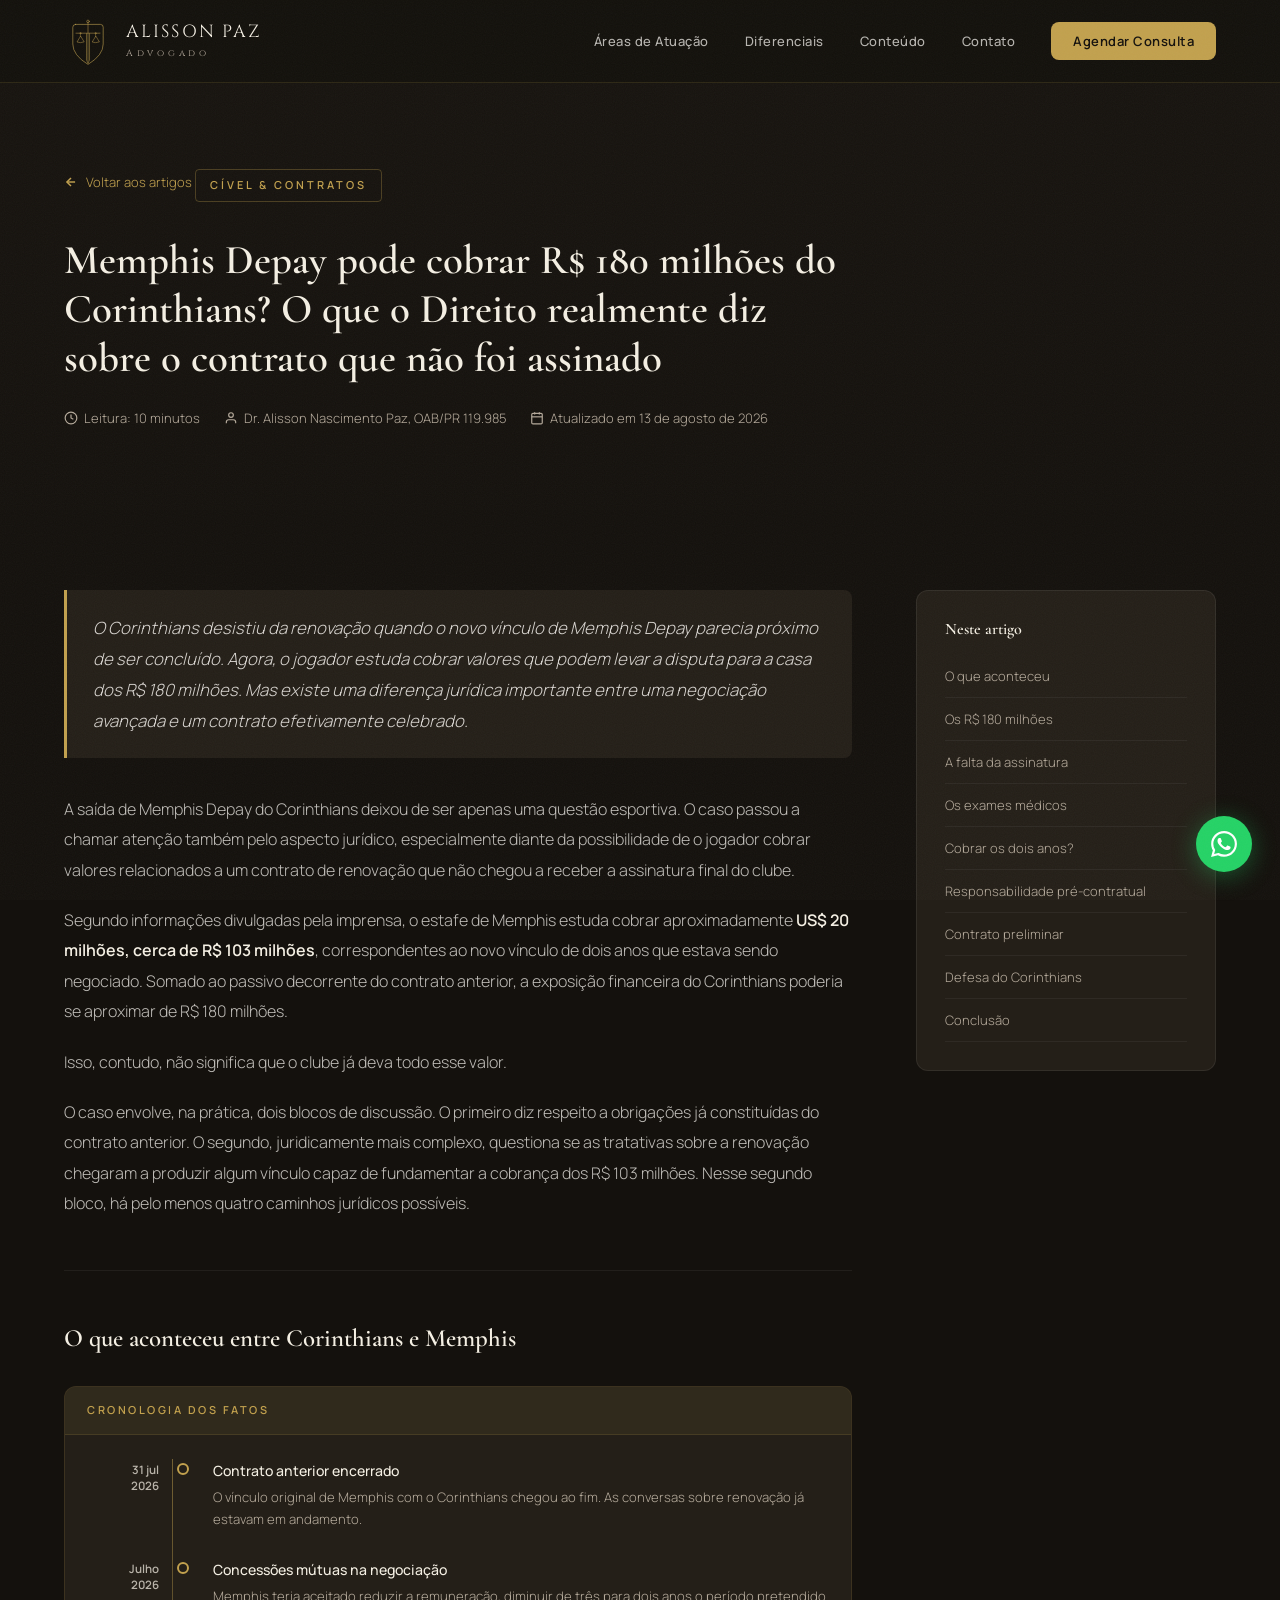
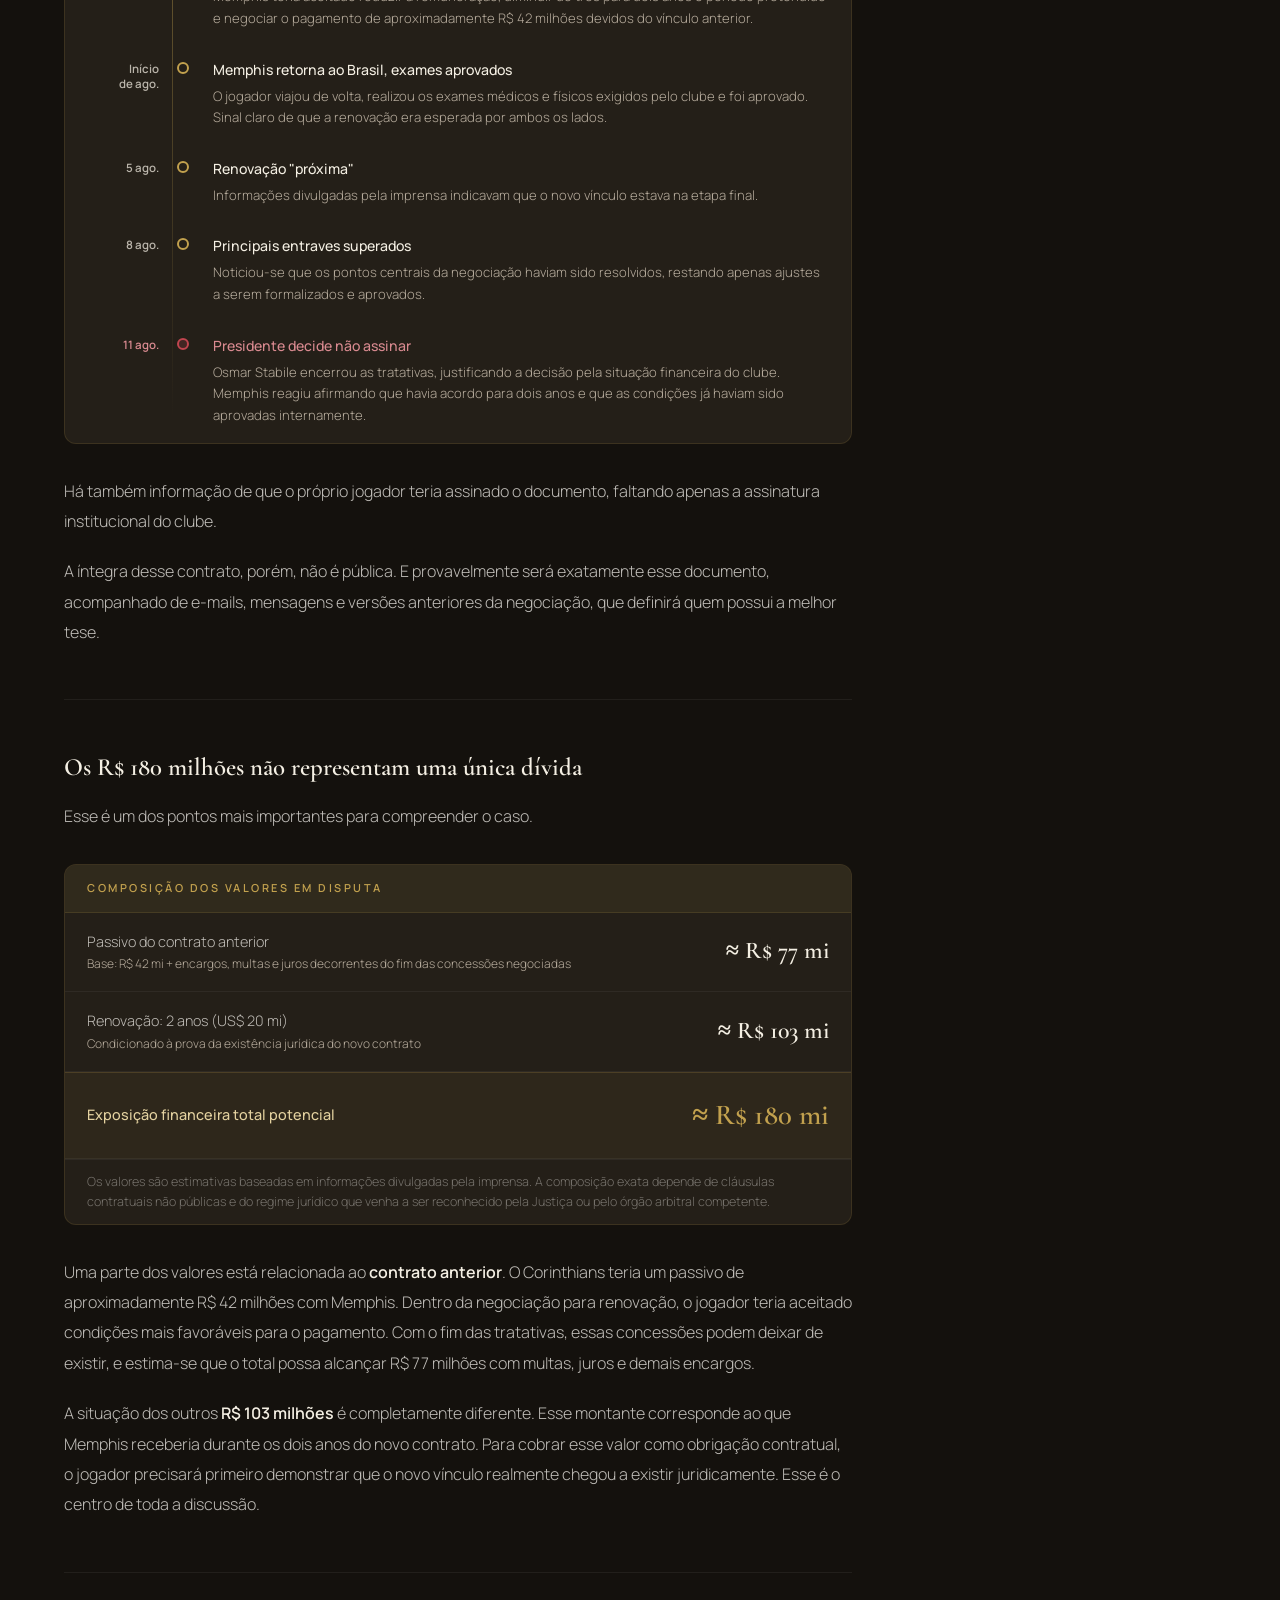
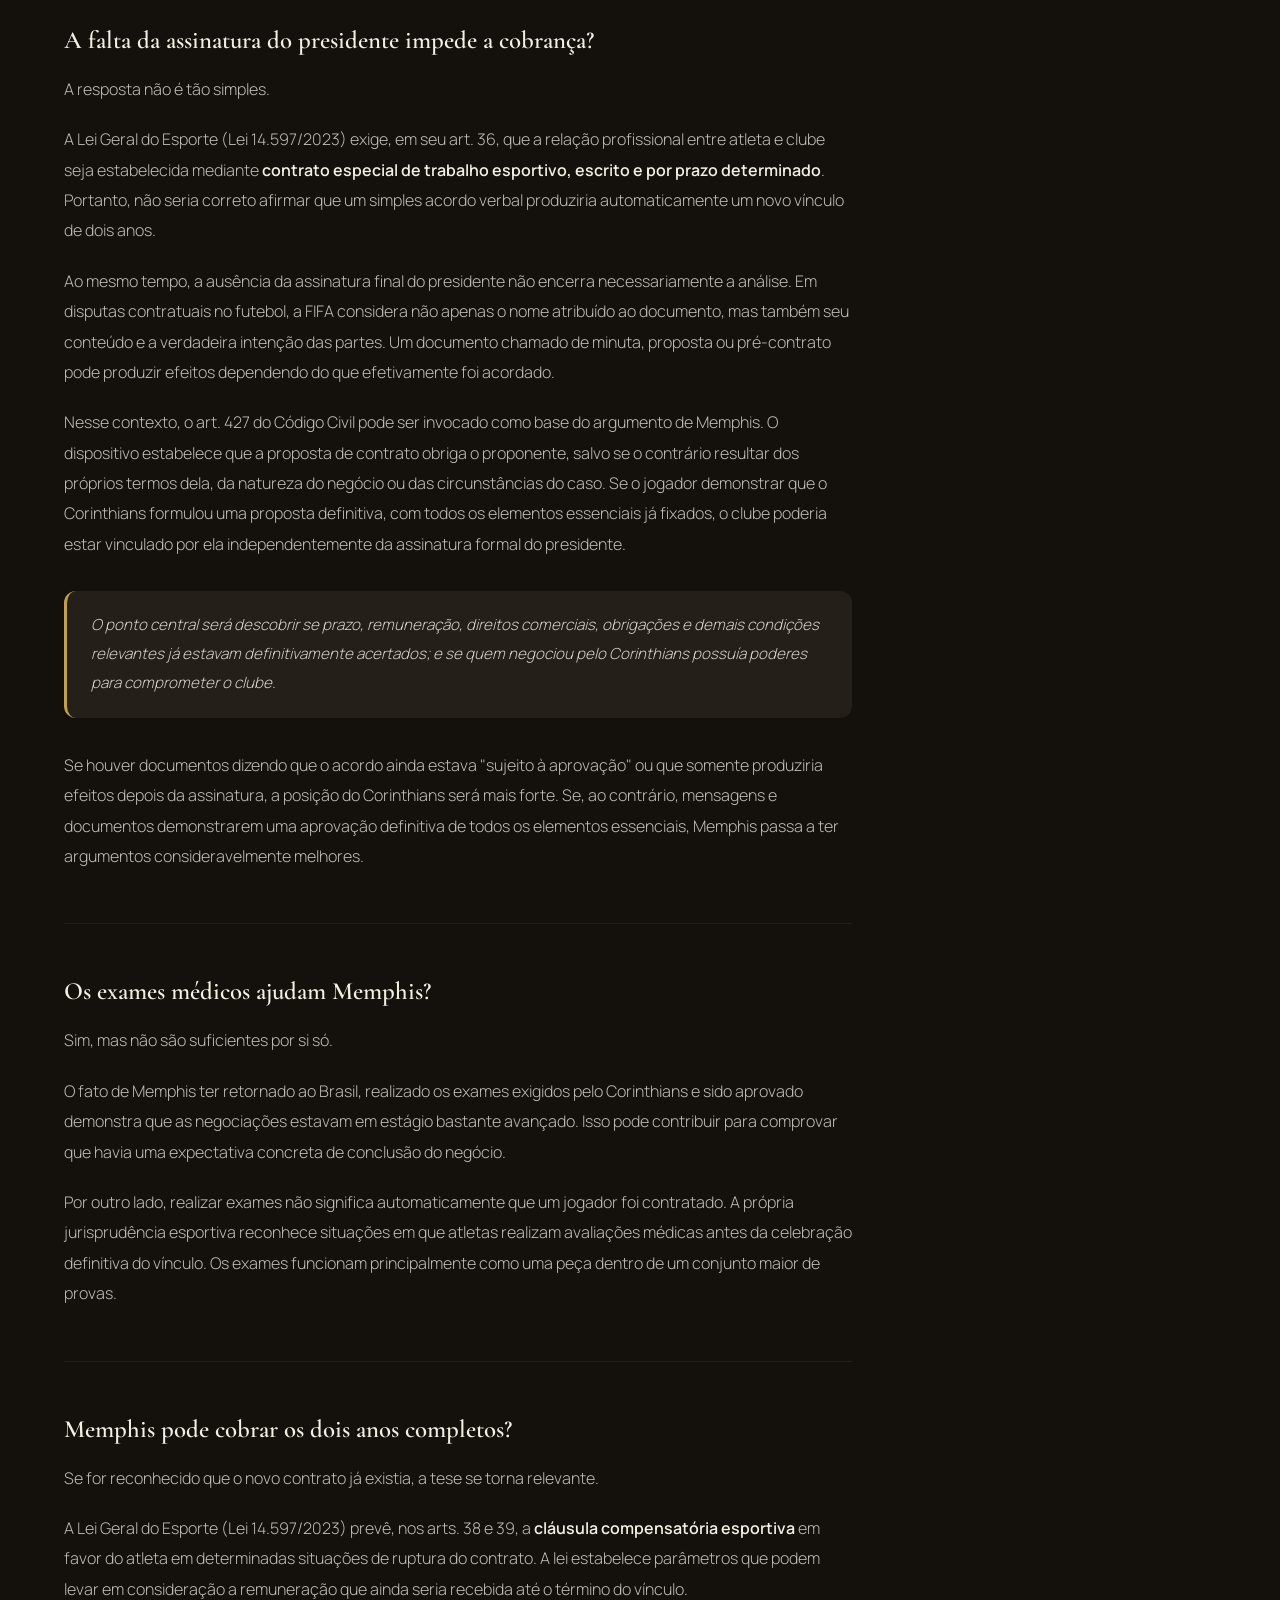
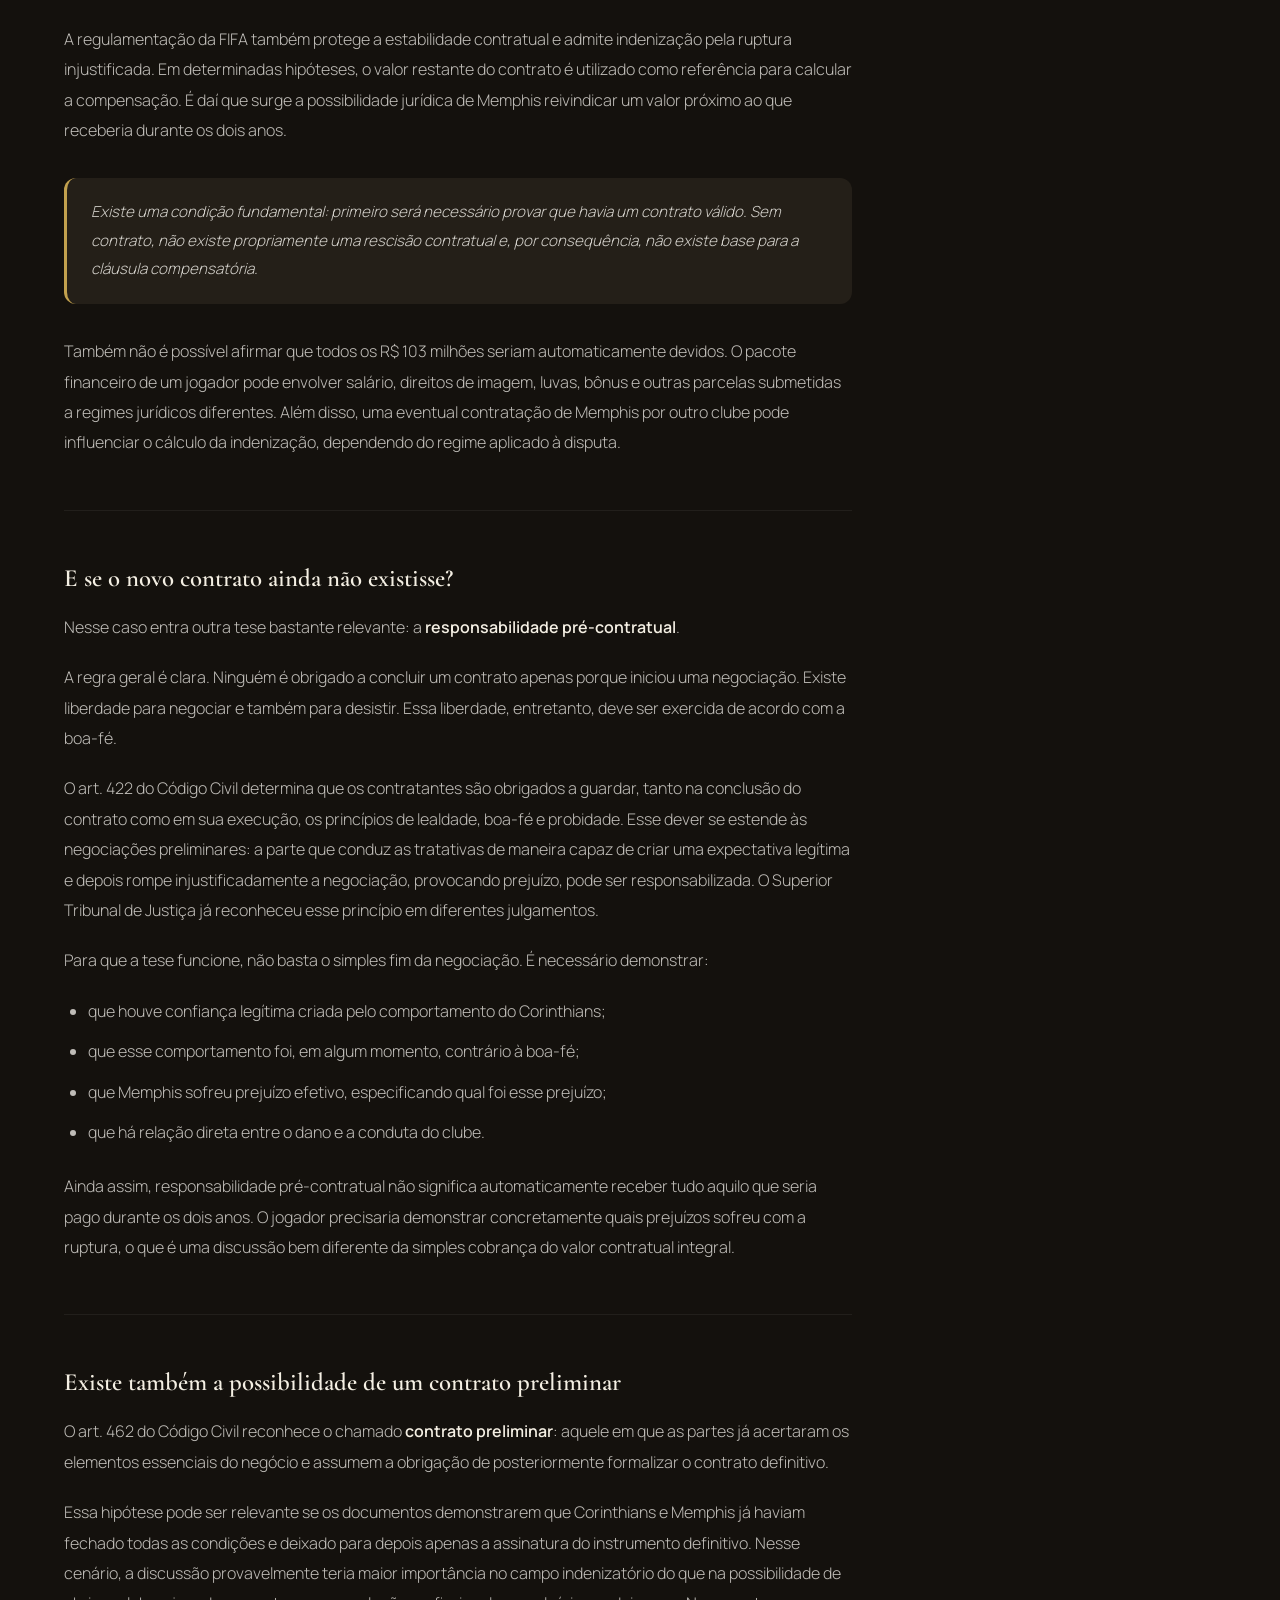
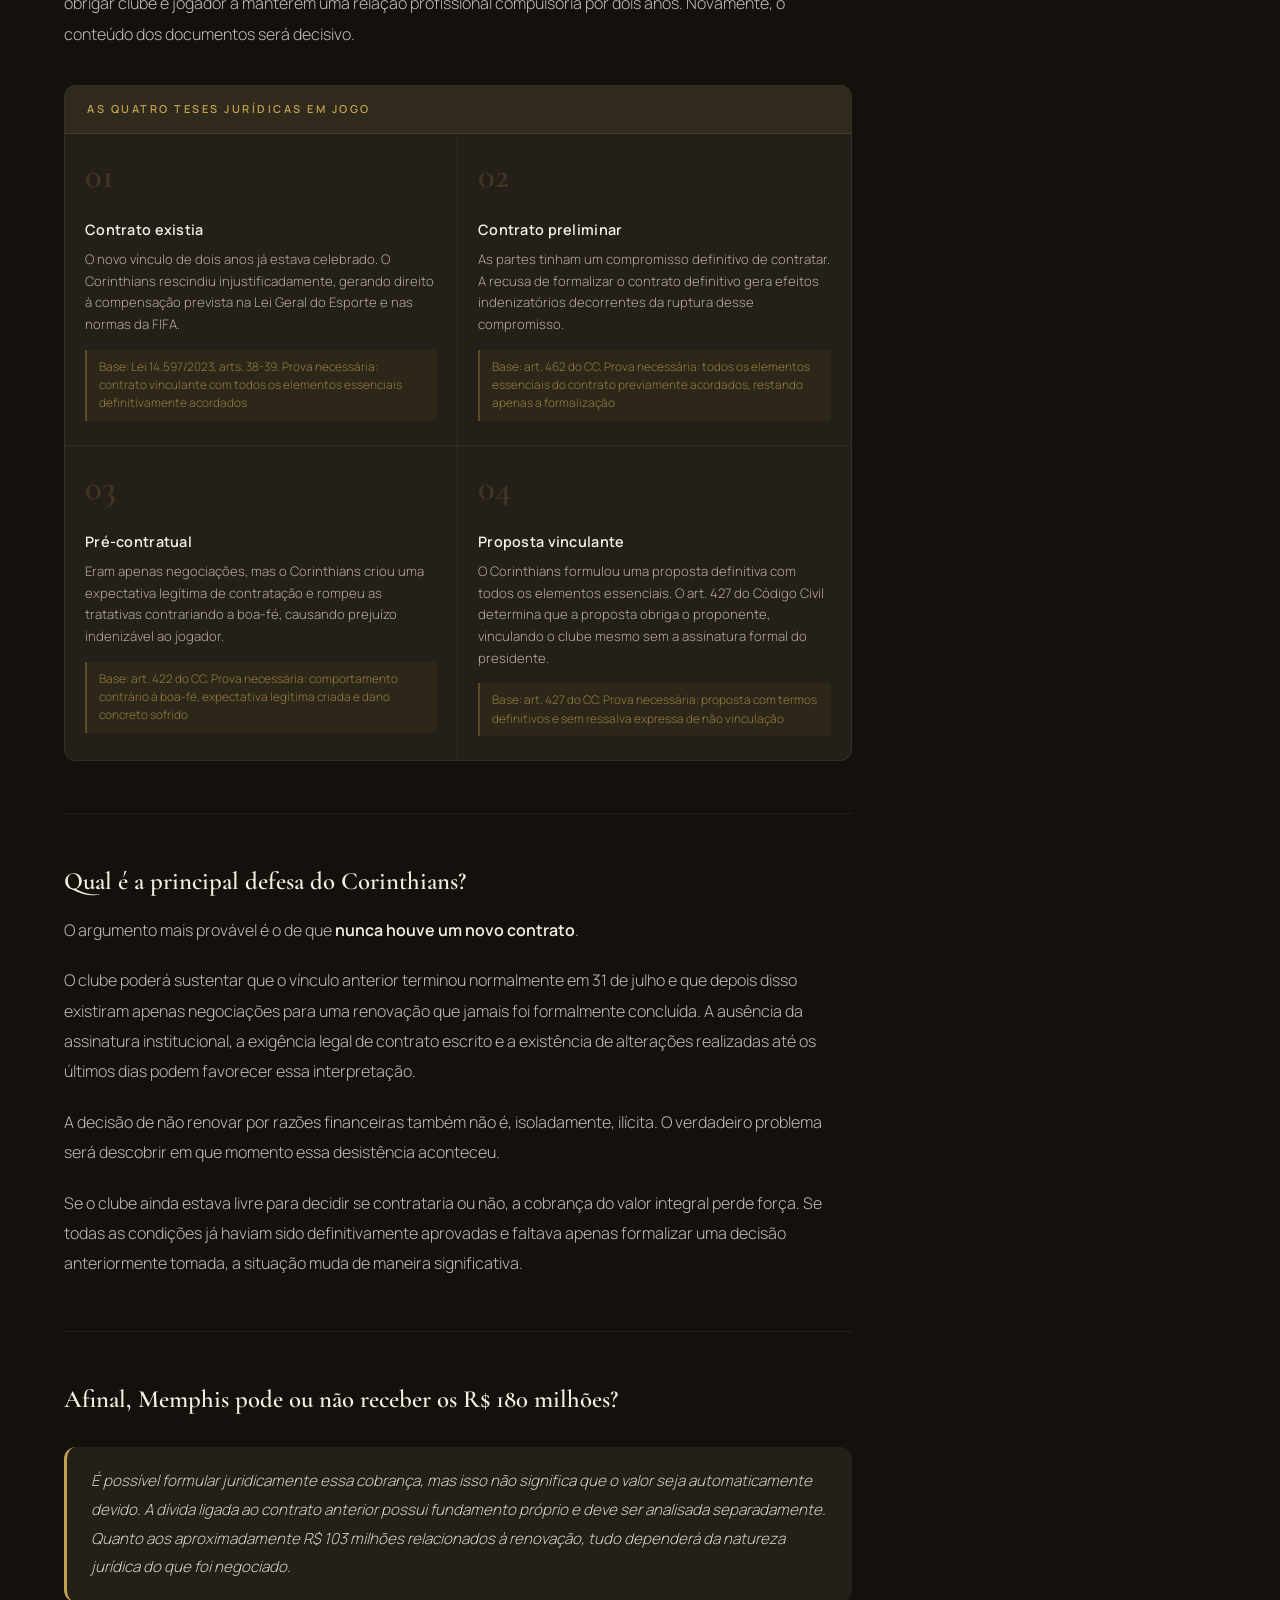
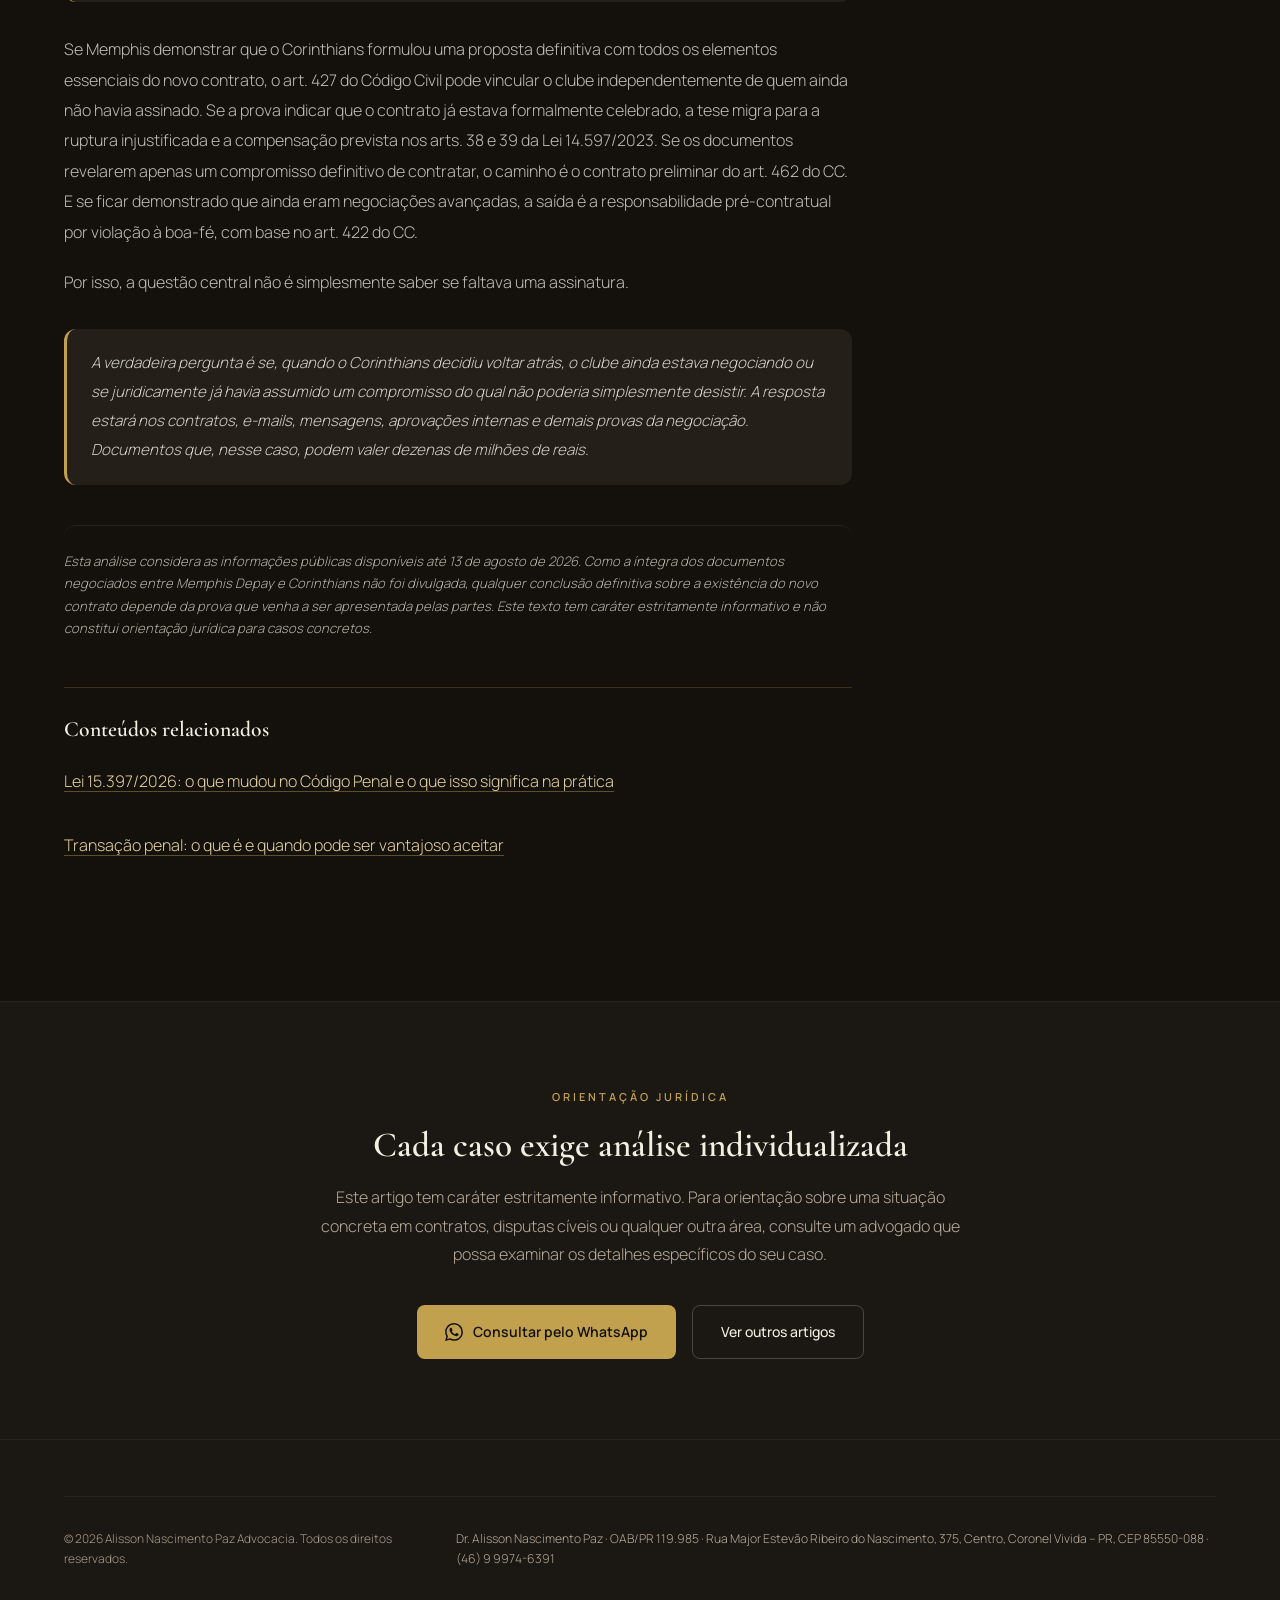
<file: artigo-memphis-depay-corinthians.html>
<!DOCTYPE html>
<html lang="pt-BR">
<head>
  <meta charset="UTF-8">
  <!-- Favicons -->
  <link rel="icon" href="/favicon.ico" sizes="any">
  <link rel="icon" type="image/svg+xml" href="/favicon.svg">
  <link rel="icon" type="image/png" href="/favicon-48x48.png" sizes="48x48">
  <link rel="icon" type="image/png" href="/favicon-192x192.png" sizes="192x192">
  <link rel="icon" type="image/png" href="/favicon-512x512.png" sizes="512x512">
  <link rel="apple-touch-icon" href="/apple-touch-icon.png">
  <meta name="viewport" content="width=device-width, initial-scale=1.0">
  <title>Memphis Depay e Corinthians: Análise Jurídica | Alisson Paz</title>
  <meta name="description" content="Memphis Depay pode cobrar R$ 180 milhões do Corinthians? Análise jurídica sobre contrato esportivo, boa-fé pré-contratual e responsabilidade civil.">
  <meta name="robots" content="index, follow">
  <link rel="canonical" href="https://www.alissonpazadv.com.br/artigo-memphis-depay-corinthians.html">
  <meta property="og:locale" content="pt_BR">
  <meta property="og:type" content="article">
  <meta property="og:site_name" content="Alisson Paz Advocacia">
  <meta property="og:title" content="Memphis Depay pode cobrar R$ 180 milhões do Corinthians? O que o Direito realmente diz sobre o contrato que não foi assinado">
  <meta property="og:description" content="Memphis Depay pode cobrar R$ 180 milhões do Corinthians? Análise jurídica sobre contrato esportivo, boa-fé pré-contratual e responsabilidade civil.">
  <meta property="og:url" content="https://www.alissonpazadv.com.br/artigo-memphis-depay-corinthians.html">
  <meta property="og:image" content="https://www.alissonpazadv.com.br/favicon-512x512.png">
  <meta property="og:image:alt" content="Marca Alisson Paz Advocacia">
  <meta property="article:published_time" content="2026-08-13T10:17:33-03:00">
  <meta property="article:modified_time" content="2026-08-13T10:53:34-03:00">
  <meta name="twitter:card" content="summary">
  <meta name="twitter:title" content="Memphis Depay e Corinthians: análise jurídica do contrato não assinado">
  <meta name="twitter:description" content="Memphis Depay pode cobrar R$ 180 milhões do Corinthians? Análise jurídica sobre contrato esportivo, boa-fé pré-contratual e responsabilidade civil.">
  <meta name="twitter:image" content="https://www.alissonpazadv.com.br/favicon-512x512.png">
  <script type="application/ld+json">
  {
    "@context": "https://schema.org",
    "@type": "Article",
    "headline": "Memphis Depay pode cobrar R$ 180 milhões do Corinthians? O que o Direito realmente diz sobre o contrato que não foi assinado",
    "description": "Memphis Depay pode cobrar R$ 180 milhões do Corinthians? Análise jurídica sobre contrato esportivo, boa-fé pré-contratual e responsabilidade civil.",
    "url": "https://www.alissonpazadv.com.br/artigo-memphis-depay-corinthians.html",
    "mainEntityOfPage": "https://www.alissonpazadv.com.br/artigo-memphis-depay-corinthians.html",
    "image": "https://www.alissonpazadv.com.br/favicon-512x512.png",
    "datePublished": "2026-08-13T10:17:33-03:00",
    "dateModified": "2026-08-13T10:53:34-03:00",
    "author": { "@type": "Person", "name": "Dr. Alisson Nascimento Paz", "url": "https://www.alissonpazadv.com.br/#alisson-paz" },
    "publisher": { "@type": "LegalService", "name": "Alisson Nascimento Paz Advocacia", "url": "https://www.alissonpazadv.com.br/" }
  }
  </script>
  <link rel="preload" as="font" type="font/woff2" href="assets/fonts/manrope-latin.woff2" crossorigin>
  <link rel="preload" as="font" type="font/woff2" href="assets/fonts/cormorant-garamond-latin.woff2" crossorigin>
  <link rel="preload" as="font" type="font/woff2" href="assets/fonts/cinzel-secondary-latin.woff2" crossorigin>

  <!-- Google tag (gtag.js) — GA4 -->
  <script async src="https://www.googletagmanager.com/gtag/js?id=G-5J4N177RQL"></script>
  <script>
    window.dataLayer = window.dataLayer || [];
    function gtag(){dataLayer.push(arguments);}
    gtag('js', new Date());
    gtag('config', 'G-5J4N177RQL');
  </script>

  <style>
    *, *::before, *::after { box-sizing: border-box; margin: 0; padding: 0; }

    :root {
      --dark:    #14110D;
      --dark-2:  #1B1712;
      --dark-3:  #241F18;
      --dark-4:  #332C22;
      --gold:    #C2A14E;
      --gold-lt: #E4D2A0;
      --bronze:  #8C6B2E;
      --white:   #F4EFE3;
      --gray:    #8A8073;
      --gray-lt: #5e5648;
      --red:     #c0454f;
      --red-lt:  #d98a90;
      --radius:  6px;
      --tr: 0.35s cubic-bezier(0.4, 0, 0.2, 1);
    }

    ::selection { background: var(--gold); color: var(--dark); }
    html { scroll-behavior: smooth; }

    body {
      background: var(--dark);
      color: var(--white);
      font-family: 'Manrope', sans-serif;
      font-size: 16px;
      line-height: 1.7;
      font-weight: 300;
      -webkit-font-smoothing: antialiased;
      overflow-x: hidden;
    }

    body::before {
      content: ""; position: fixed; inset: 0; z-index: 9999;
      pointer-events: none; opacity: .04;
      background-image: url("data:image/svg+xml,%3Csvg xmlns='http://www.w3.org/2000/svg' width='120' height='120'%3E%3Cfilter id='n'%3E%3CfeTurbulence type='fractalNoise' baseFrequency='0.9' numOctaves='2'/%3E%3C/filter%3E%3Crect width='100%25' height='100%25' filter='url(%23n)'/%3E%3C/svg%3E");
    }

    h1, h2, h3, h4 { font-family: 'Cormorant Garamond', serif; line-height: 1.25; }
    a { text-decoration: none; color: inherit; }
    img { max-width: 100%; display: block; }
    .container { max-width: 1200px; margin: 0 auto; padding: 0 24px; width: 100%; }

    /* ── NAVBAR ── */
    #navbar {
      position: fixed; top: 0; left: 0; right: 0;
      z-index: 1000; padding: 14px 0; transition: var(--tr);
      background: rgba(20,17,13,0.94);
      backdrop-filter: blur(20px); -webkit-backdrop-filter: blur(20px);
      border-bottom: 1px solid rgba(194,161,78,0.15);
    }
    .nav-inner { display: flex; align-items: center; justify-content: space-between; }
    .nav-lockup { display: flex; align-items: center; gap: 14px; }
    .nav-mark { height: 54px; width: auto; color: var(--gold); }
    .nav-txt { display: flex; flex-direction: column; line-height: 1; }
    .nav-name { font-family: 'Cinzel', serif; font-size: 1.1rem; letter-spacing: .12em; color: var(--white); }
    .nav-tagline { font-family: 'Cinzel', serif; font-size: .58rem; letter-spacing: .4em; color: var(--gray); margin-top: 7px; }
    .nav-links { display: flex; align-items: center; gap: 36px; list-style: none; }
    .nav-links a { font-size: 13px; font-weight: 500; letter-spacing: 0.5px; color: rgba(240,237,232,0.75); transition: color var(--tr); }
    .nav-links a:hover { color: var(--gold); }
    .nav-cta { background: var(--gold); color: var(--dark) !important; padding: 10px 22px; border-radius: var(--radius); font-weight: 600 !important; }
    .nav-cta:hover { background: var(--gold-lt) !important; }
    .nav-toggle { display: none; flex-direction: column; gap: 5px; cursor: pointer; padding: 4px; z-index: 1001; position: relative; }
    .nav-toggle span { display: block; width: 22px; height: 2px; background: var(--white); transition: var(--tr); }
    .nav-close-item { display: none; }

    /* ── ARTICLE HERO ── */
    .article-hero { position: relative; padding: 160px 0 80px; overflow: hidden; background: var(--dark-2); }
    .article-hero-bg {
      position: absolute; inset: 0;
      background-image: url('https://images.unsplash.com/photo-1521791136064-7986c2920216?auto=format&fit=crop&w=1600&q=80');
      background-size: cover; background-position: center 35%; opacity: 0.13;
    }
    .article-hero-overlay { position: absolute; inset: 0; background: linear-gradient(to bottom, rgba(20,17,13,0.45) 0%, rgba(20,17,13,0.9) 100%); }
    .article-hero-inner { position: relative; z-index: 2; max-width: 780px; }
    .back-link { display: inline-flex; align-items: center; gap: 8px; font-size: 13px; color: var(--gold); margin-bottom: 32px; transition: gap var(--tr); }
    .back-link:hover { gap: 12px; }
    .back-link svg { transform: rotate(180deg); }
    .article-category { display: inline-block; font-size: 11px; font-weight: 600; letter-spacing: 3px; text-transform: uppercase; color: var(--gold); margin-bottom: 20px; padding: 6px 14px; border: 1px solid rgba(194,161,78,0.3); border-radius: 4px; }
    .article-hero h1 { font-size: clamp(1.7rem, 3.2vw, 2.8rem); font-weight: 700; color: var(--white); margin-bottom: 24px; line-height: 1.2; }
    .article-hero-meta { display: flex; align-items: center; gap: 24px; font-size: 13px; color: var(--gray); flex-wrap: wrap; }
    .article-hero-meta span { display: flex; align-items: center; gap: 6px; }

    /* ── ARTICLE LAYOUT ── */
    .article-layout { display: grid; grid-template-columns: 1fr 300px; gap: 64px; padding: 80px 0 100px; align-items: start; }
    .article-content h2 { font-size: 1.55rem; font-weight: 600; color: var(--white); margin: 52px 0 18px; padding-top: 52px; border-top: 1px solid rgba(255,255,255,0.06); }
    .article-content h2:first-child { margin-top: 0; padding-top: 0; border-top: none; }
    .article-content h3 { font-size: 1.1rem; font-weight: 600; color: var(--gold-lt); margin: 28px 0 12px; font-family: 'Manrope', sans-serif; letter-spacing: .02em; }
    .article-content p { font-size: 1rem; color: rgba(240,237,232,0.78); line-height: 1.9; margin-bottom: 20px; }
    .article-content ul, .article-content ol { padding-left: 24px; margin-bottom: 24px; }
    .article-content li { font-size: 1rem; color: rgba(240,237,232,0.78); line-height: 1.9; margin-bottom: 10px; }
    .article-content strong { color: var(--white); font-weight: 600; }

    .article-highlight { background: var(--dark-3); border-left: 3px solid var(--gold); padding: 20px 24px; border-radius: 0 8px 8px 0; margin: 32px 0; }
    .article-highlight p { margin: 0; font-size: 0.95rem; color: rgba(240,237,232,0.85); font-style: italic; }

    .article-lead { background: var(--dark-3); border-left: 3px solid var(--gold); padding: 22px 26px; border-radius: 0 8px 8px 0; margin-bottom: 36px; }
    .article-lead p { font-size: 1.05rem; color: rgba(240,237,232,0.88); line-height: 1.85; margin: 0; font-style: italic; }

    .article-disclaimer { border-top: 1px solid rgba(255,255,255,0.07); padding-top: 24px; margin-top: 40px; }
    .article-disclaimer p { font-size: .82rem; color: rgba(240,237,232,0.4); line-height: 1.7; font-style: italic; margin: 0; }

    /* ── EVENTOS TIMELINE ── */
    .events-timeline {
      position: relative;
      margin: 32px 0;
      background: var(--dark-3);
      border: 1px solid rgba(194,161,78,0.15);
      border-radius: 12px;
      overflow: hidden;
    }
    .events-timeline-header {
      background: rgba(194,161,78,0.08);
      border-bottom: 1px solid rgba(194,161,78,0.15);
      padding: 14px 22px;
      font-size: 11px; font-weight: 600; letter-spacing: 2.5px; text-transform: uppercase;
      color: var(--gold); font-family: 'Manrope', sans-serif;
    }
    .events-timeline-body { padding: 24px 22px 10px; position: relative; }
    .events-timeline-body::before {
      content: '';
      position: absolute;
      left: 107px;
      top: 24px; bottom: 24px;
      width: 1px;
      background: linear-gradient(to bottom, rgba(194,161,78,0.5) 0%, rgba(194,161,78,0.1) 80%, transparent 100%);
    }
    .event-item {
      display: grid;
      grid-template-columns: 72px 18px 1fr;
      gap: 0 18px;
      margin-bottom: 22px;
      align-items: start;
    }
    .event-item:last-child { margin-bottom: 0; }
    .event-date {
      text-align: right;
      font-size: .72rem; font-weight: 600;
      color: var(--gold);
      font-family: 'Manrope', sans-serif;
      line-height: 1.35; padding-top: 3px;
    }
    .event-dot {
      width: 12px; height: 12px; border-radius: 50%;
      border: 2px solid var(--gold);
      background: var(--dark-3);
      position: relative; z-index: 1; margin-top: 4px; flex-shrink: 0;
    }
    .event-body { padding-bottom: 6px; }
    .event-body strong { display: block; font-size: .88rem; font-weight: 500; color: var(--white); margin-bottom: 4px; font-family: 'Manrope', sans-serif; }
    .event-body p { font-size: .82rem; color: var(--gray); line-height: 1.65; margin: 0; }
    .event-item.break .event-date { color: var(--red-lt); }
    .event-item.break .event-dot { border-color: var(--red); background: rgba(192,69,79,0.2); }
    .event-item.break .event-body strong { color: var(--red-lt); }

    /* ── VALORES EM DISPUTA ── */
    .valores-box {
      background: var(--dark-3);
      border: 1px solid rgba(194,161,78,0.15);
      border-radius: 12px; overflow: hidden; margin: 32px 0;
    }
    .valores-box-header {
      background: rgba(194,161,78,0.08);
      border-bottom: 1px solid rgba(194,161,78,0.15);
      padding: 14px 22px;
      font-size: 11px; font-weight: 600; letter-spacing: 2.5px; text-transform: uppercase;
      color: var(--gold); font-family: 'Manrope', sans-serif;
    }
    .valores-row {
      display: flex; align-items: center; justify-content: space-between;
      padding: 18px 22px; border-bottom: 1px solid rgba(255,255,255,0.05); gap: 20px;
    }
    .valores-row:last-of-type { border-bottom: none; }
    .valores-label { font-size: .9rem; color: rgba(240,237,232,0.75); font-family: 'Manrope', sans-serif; line-height: 1.5; }
    .valores-label small { display: block; font-size: .75rem; color: var(--gray); margin-top: 3px; }
    .valores-amount { font-family: 'Cormorant Garamond', serif; font-size: 1.5rem; font-weight: 600; color: var(--white); white-space: nowrap; }
    .valores-row.total { background: rgba(194,161,78,0.06); border-top: 1px solid rgba(194,161,78,0.2); }
    .valores-row.total .valores-label { color: var(--gold-lt); font-weight: 500; }
    .valores-row.total .valores-amount { color: var(--gold); font-size: 1.8rem; }
    .valores-box-note {
      padding: 12px 22px;
      font-size: .78rem; color: rgba(240,237,232,0.4); line-height: 1.6;
      font-family: 'Manrope', sans-serif;
      border-top: 1px solid rgba(255,255,255,0.05);
    }

    /* ── TESES JURÍDICAS ── */
    .teses-box {
      background: var(--dark-3);
      border: 1px solid rgba(255,255,255,0.07);
      border-radius: 12px; overflow: hidden; margin: 36px 0;
    }
    .teses-header {
      background: rgba(194,161,78,0.08);
      border-bottom: 1px solid rgba(194,161,78,0.15);
      padding: 14px 22px;
      font-size: 11px; font-weight: 600; letter-spacing: 2.5px; text-transform: uppercase;
      color: var(--gold); font-family: 'Manrope', sans-serif;
    }
    .teses-grid { display: grid; grid-template-columns: repeat(2, 1fr); }
    .tese-item { padding: 24px 20px; border-right: 1px solid rgba(255,255,255,0.06); border-bottom: 1px solid rgba(255,255,255,0.06); }
    .tese-item:nth-child(2n) { border-right: none; }
    .tese-item:nth-child(n+3) { border-bottom: none; }
    .tese-num { font-family: 'Cormorant Garamond', serif; font-size: 2.2rem; font-weight: 700; color: rgba(194,161,78,0.18); line-height: 1; margin-bottom: 10px; }
    .tese-item h4 { font-family: 'Manrope', sans-serif; font-size: .9rem; font-weight: 600; color: var(--white); margin-bottom: 10px; }
    .tese-item p { font-size: .82rem; color: var(--gray); line-height: 1.65; margin-bottom: 14px; }
    .tese-prova { font-size: .74rem; color: rgba(194,161,78,0.7); font-family: 'Manrope', sans-serif; padding: 8px 12px; background: rgba(194,161,78,0.06); border-left: 2px solid rgba(194,161,78,0.3); border-radius: 0 4px 4px 0; line-height: 1.55; }

    /* ── SIDEBAR ── */
    .article-sidebar { position: sticky; top: 110px; }
    .sidebar-card { background: var(--dark-3); border: 1px solid rgba(255,255,255,0.07); border-radius: 12px; padding: 28px; margin-bottom: 20px; }
    .sidebar-card h4 { font-size: 1rem; font-weight: 600; color: var(--white); margin-bottom: 16px; }
    .sidebar-toc { list-style: none; padding: 0; }
    .sidebar-toc li { border-bottom: 1px solid rgba(255,255,255,0.05); }
    .sidebar-toc a { display: block; padding: 10px 0; font-size: 13px; color: var(--gray); transition: color var(--tr); }
    .sidebar-toc a:hover { color: var(--gold); }

    /* ── CTA FINAL ── */
    .article-cta { background: var(--dark-2); padding: 80px 0; border-top: 1px solid rgba(255,255,255,0.05); }
    .cta-inner { max-width: 640px; text-align: center; margin: 0 auto; }
    .cta-inner .section-tag { display: inline-block; font-size: 11px; font-weight: 600; letter-spacing: 3px; text-transform: uppercase; color: var(--gold); margin-bottom: 16px; }
    .cta-inner h2 { font-size: clamp(1.5rem, 3vw, 2.2rem); color: var(--white); margin-bottom: 16px; }
    .cta-inner p { font-size: 1rem; color: var(--gray); line-height: 1.8; margin-bottom: 36px; }
    .cta-actions { display: flex; gap: 16px; justify-content: center; flex-wrap: wrap; }
    .btn-cta-gold { display: inline-flex; align-items: center; gap: 10px; padding: 14px 28px; border-radius: var(--radius); font-size: 14px; font-weight: 600; background: var(--gold); color: var(--dark); transition: var(--tr); }
    .btn-cta-gold:hover { background: var(--gold-lt); transform: translateY(-2px); }
    .btn-cta-outline { display: inline-flex; align-items: center; gap: 10px; padding: 14px 28px; border-radius: var(--radius); font-size: 14px; font-weight: 500; background: transparent; color: var(--white); border: 1px solid rgba(255,255,255,0.2); transition: var(--tr); }
    .btn-cta-outline:hover { border-color: var(--gold); color: var(--gold); }

    /* ── FOOTER ── */
    footer { background: var(--dark-2); border-top: 1px solid rgba(255,255,255,0.05); padding: 56px 0 32px; }
    .footer-bottom { display: flex; justify-content: space-between; align-items: center; padding-top: 32px; border-top: 1px solid rgba(255,255,255,0.05); font-size: 12px; color: var(--gray-lt); }

    /* ── FLOATING WA ── */
    .whatsapp-float { position: fixed; bottom: 28px; right: 28px; z-index: 999; display: flex; align-items: center; gap: 10px; }
    .whatsapp-btn { width: 56px; height: 56px; background: #25D366; border-radius: 50%; display: flex; align-items: center; justify-content: center; box-shadow: 0 4px 24px rgba(37,211,102,0.35); transition: var(--tr); color: white; }
    .whatsapp-btn:hover { transform: scale(1.1); }

    /* ── RESPONSIVE ── */
    @media (max-width: 1024px) {
      .article-layout { grid-template-columns: 1fr; gap: 48px; }
      .article-sidebar { position: static; }
      .teses-grid { grid-template-columns: 1fr; }
      .tese-item { border-right: none !important; border-bottom: 1px solid rgba(255,255,255,0.06) !important; }
      .tese-item:last-child { border-bottom: none !important; }
    }

    @media (max-width: 768px) {
      #navbar.scrolled { backdrop-filter: none; -webkit-backdrop-filter: none; }
      body.menu-open { overflow: hidden; touch-action: none; }
      .nav-links {
        display: none; position: fixed; top: 0; left: 0; right: 0; bottom: 0;
        background: rgba(20,17,13,0.98);
        flex-direction: column; justify-content: center; align-items: center;
        gap: 28px; z-index: 9000;
      }
      .nav-links.open { display: flex; }
      .nav-links.open a { font-size: 1.3rem; letter-spacing: .04em; }
      .nav-links.open .nav-cta { font-size: 1rem !important; padding: 14px 32px; margin-top: 8px; }
      .nav-toggle { display: flex; z-index: 9001; }
      body.menu-open .nav-toggle { display: none; }
      .nav-close-item { display: block; position: absolute; top: 20px; right: 20px; list-style: none; }
      .nav-close { background: rgba(255,255,255,0.07); border: 1px solid rgba(255,255,255,0.13); border-radius: 50%; color: var(--white); cursor: pointer; width: 46px; height: 46px; display: flex; align-items: center; justify-content: center; transition: background var(--tr); }
      .nav-close:active { background: rgba(255,255,255,0.18); }
      .nav-mark { height: 34px; }
      .nav-name { font-size: .8rem; }
      .nav-tagline { font-size: .5rem; letter-spacing: .35em; margin-top: 5px; }
      .whatsapp-label { display: none; }
      .whatsapp-float { bottom: 20px; right: 20px; }
      .article-hero { padding: 130px 0 56px; }
      .article-hero h1 { font-size: clamp(1.7rem, 7vw, 2.4rem); line-height: 1.18; }
      .article-hero-meta { flex-wrap: wrap; gap: 14px; }
      .article-content h2 { font-size: clamp(1.2rem, 5vw, 1.55rem); margin: 36px 0 14px; padding-top: 36px; }
      .article-layout { padding: 48px 0 64px; gap: 40px; }
      .sidebar-card { padding: 20px; }
      .events-timeline-body::before { left: 96px; }
      .event-item { grid-template-columns: 62px 16px 1fr; gap: 0 14px; }
    }

    @media (max-width: 480px) {
      .container { padding: 0 18px; }
      .article-hero { padding: 110px 0 44px; }
      .article-hero h1 { font-size: clamp(1.55rem, 8.5vw, 1.9rem); }
      .article-content p { font-size: .95rem; }
      .article-layout { padding: 36px 0 52px; }
      .valores-row { flex-direction: column; align-items: flex-start; gap: 6px; }
      .eventos-timeline-body::before { display: none; }
    }
  </style>

  <link rel="stylesheet" href="assets/base.css">
  <script>
    gtag('config', 'AW-17974605756');
  </script>
</head>

<body>

<a class="skip-link" href="#main-content">Pular para o conteúdo principal</a>

<!-- NAVBAR -->
<nav id="navbar">
  <div class="container">
    <div class="nav-inner">
      <a href="index.html" class="nav-logo" aria-label="Alisson Paz Advogado — página inicial">
        <div class="nav-lockup">
          <svg class="nav-mark" viewBox="0 0 240 270" fill="none" stroke="currentColor" stroke-width="3" stroke-linecap="round" stroke-linejoin="round" aria-hidden="true">
            <path d="M58,52 L182,52 Q196,52 196,66 L196,150 Q196,206 120,252 Q44,206 44,150 L44,66 Q44,52 58,52 Z"/>
            <circle cx="120" cy="37" r="6.5" stroke-width="2.6"/>
            <line x1="120" y1="43.5" x2="120" y2="96" stroke-width="2.6"/>
            <line x1="60" y1="96" x2="180" y2="96" stroke-width="2.6"/>
            <circle cx="82" cy="96" r="3.2" stroke-width="2"/>
            <circle cx="158" cy="96" r="3.2" stroke-width="2"/>
            <line x1="82" y1="99.2" x2="82" y2="112" stroke-width="2"/>
            <line x1="158" y1="99.2" x2="158" y2="112" stroke-width="2"/>
            <path d="M82,112 L65,140 Q82,147 99,140 Z" stroke-width="2.4"/>
            <path d="M158,112 L141,140 Q158,147 175,140 Z" stroke-width="2.4"/>
            <path d="M113,98 L113,230 L120,247 L127,230 L127,98" stroke-width="2.6"/>
            <line x1="120" y1="100" x2="120" y2="232" stroke-width="2"/>
          </svg>
          <div class="nav-txt">
            <span class="nav-name">ALISSON PAZ</span>
            <span class="nav-tagline">Advogado</span>
          </div>
        </div>
      </a>
      <ul class="nav-links" id="navLinks">
        <li class="nav-close-item">
          <button class="nav-close" id="navClose" type="button" aria-label="Fechar menu">
            <svg width="22" height="22" viewBox="0 0 24 24" fill="none" stroke="currentColor" stroke-width="2.5" stroke-linecap="round" stroke-linejoin="round" aria-hidden="true"><line x1="18" y1="6" x2="6" y2="18"/><line x1="6" y1="6" x2="18" y2="18"/></svg>
          </button>
        </li>
        <li><a href="index.html#atuacao">Áreas de Atuação</a></li>
        <li><a href="index.html#diferenciais">Diferenciais</a></li>
        <li><a href="index.html#conteudo">Conteúdo</a></li>
        <li><a href="index.html#contato">Contato</a></li>
        <li>
          <a href="https://wa.me/5546999746391?text=Ol%C3%A1%2C%20vim%20pelo%20site%20e%20gostaria%20de%20agendar%20uma%20consulta." class="nav-cta" target="_blank" rel="noopener" data-conversion="whatsapp-cta">
            Agendar Consulta
          </a>
        </li>
      </ul>
      <button class="nav-toggle" id="navToggle" type="button" aria-label="Abrir menu" aria-expanded="false" aria-controls="navLinks">
        <span></span><span></span><span></span>
      </button>
    </div>
  </div>
</nav>

<main id="main-content">

<!-- HERO DO ARTIGO -->
<div class="article-hero">
  <div class="article-hero-bg"></div>
  <div class="article-hero-overlay"></div>
  <div class="container">
    <div class="article-hero-inner">
      <a href="index.html#conteudo" class="back-link">
        <svg width="14" height="14" viewBox="0 0 24 24" fill="none" stroke="currentColor" stroke-width="2.5"><line x1="5" y1="12" x2="19" y2="12"/><polyline points="12 5 19 12 12 19"/></svg>
        Voltar aos artigos
      </a>
      <span class="article-category">Cível &amp; Contratos</span>
      <h1>Memphis Depay pode cobrar R$ 180 milhões do Corinthians? O que o Direito realmente diz sobre o contrato que não foi assinado</h1>
      <div class="article-hero-meta">
        <span>
          <svg width="14" height="14" viewBox="0 0 24 24" fill="none" stroke="currentColor" stroke-width="2"><circle cx="12" cy="12" r="10"/><polyline points="12 6 12 12 16 14"/></svg>
          Leitura: 10 minutos
        </span>
        <span>
          <svg width="14" height="14" viewBox="0 0 24 24" fill="none" stroke="currentColor" stroke-width="2"><path d="M20 21v-2a4 4 0 0 0-4-4H8a4 4 0 0 0-4 4v2"/><circle cx="12" cy="7" r="4"/></svg>
          Dr. Alisson Nascimento Paz, OAB/PR 119.985
        </span>
        <span>
          <svg width="14" height="14" viewBox="0 0 24 24" fill="none" stroke="currentColor" stroke-width="2"><rect x="3" y="4" width="18" height="18" rx="2"/><line x1="16" y1="2" x2="16" y2="6"/><line x1="8" y1="2" x2="8" y2="6"/><line x1="3" y1="10" x2="21" y2="10"/></svg>
          Atualizado em 13 de agosto de 2026
        </span>
      </div>
    </div>
  </div>
</div>

<!-- CONTEÚDO DO ARTIGO -->
<div class="container">
  <div class="article-layout">

    <article class="article-content">

      <div class="article-lead">
        <p>O Corinthians desistiu da renovação quando o novo vínculo de Memphis Depay parecia próximo de ser concluído. Agora, o jogador estuda cobrar valores que podem levar a disputa para a casa dos R$ 180 milhões. Mas existe uma diferença jurídica importante entre uma negociação avançada e um contrato efetivamente celebrado.</p>
      </div>

      <p>A saída de Memphis Depay do Corinthians deixou de ser apenas uma questão esportiva. O caso passou a chamar atenção também pelo aspecto jurídico, especialmente diante da possibilidade de o jogador cobrar valores relacionados a um contrato de renovação que não chegou a receber a assinatura final do clube.</p>

      <p>Segundo informações divulgadas pela imprensa, o estafe de Memphis estuda cobrar aproximadamente <strong>US$ 20 milhões, cerca de R$ 103 milhões</strong>, correspondentes ao novo vínculo de dois anos que estava sendo negociado. Somado ao passivo decorrente do contrato anterior, a exposição financeira do Corinthians poderia se aproximar de R$ 180 milhões.</p>

      <p>Isso, contudo, não significa que o clube já deva todo esse valor.</p>

      <p>O caso envolve, na prática, dois blocos de discussão. O primeiro diz respeito a obrigações já constituídas do contrato anterior. O segundo, juridicamente mais complexo, questiona se as tratativas sobre a renovação chegaram a produzir algum vínculo capaz de fundamentar a cobrança dos R$ 103 milhões. Nesse segundo bloco, há pelo menos quatro caminhos jurídicos possíveis.</p>

      <!-- ── TIMELINE DE EVENTOS ── -->
      <h2 id="timeline">O que aconteceu entre Corinthians e Memphis</h2>

      <div class="events-timeline">
        <div class="events-timeline-header">Cronologia dos fatos</div>
        <div class="events-timeline-body">

          <div class="event-item">
            <div class="event-date">31 jul<br>2026</div>
            <div class="event-dot"></div>
            <div class="event-body">
              <strong>Contrato anterior encerrado</strong>
              <p>O vínculo original de Memphis com o Corinthians chegou ao fim. As conversas sobre renovação já estavam em andamento.</p>
            </div>
          </div>

          <div class="event-item">
            <div class="event-date">Julho<br>2026</div>
            <div class="event-dot"></div>
            <div class="event-body">
              <strong>Concessões mútuas na negociação</strong>
              <p>Memphis teria aceitado reduzir a remuneração, diminuir de três para dois anos o período pretendido e negociar o pagamento de aproximadamente R$ 42 milhões devidos do vínculo anterior.</p>
            </div>
          </div>

          <div class="event-item">
            <div class="event-date">Início<br>de ago.</div>
            <div class="event-dot"></div>
            <div class="event-body">
              <strong>Memphis retorna ao Brasil, exames aprovados</strong>
              <p>O jogador viajou de volta, realizou os exames médicos e físicos exigidos pelo clube e foi aprovado. Sinal claro de que a renovação era esperada por ambos os lados.</p>
            </div>
          </div>

          <div class="event-item">
            <div class="event-date">5 ago.</div>
            <div class="event-dot"></div>
            <div class="event-body">
              <strong>Renovação "próxima"</strong>
              <p>Informações divulgadas pela imprensa indicavam que o novo vínculo estava na etapa final.</p>
            </div>
          </div>

          <div class="event-item">
            <div class="event-date">8 ago.</div>
            <div class="event-dot"></div>
            <div class="event-body">
              <strong>Principais entraves superados</strong>
              <p>Noticiou-se que os pontos centrais da negociação haviam sido resolvidos, restando apenas ajustes a serem formalizados e aprovados.</p>
            </div>
          </div>

          <div class="event-item break">
            <div class="event-date">11 ago.</div>
            <div class="event-dot"></div>
            <div class="event-body">
              <strong>Presidente decide não assinar</strong>
              <p>Osmar Stabile encerrou as tratativas, justificando a decisão pela situação financeira do clube. Memphis reagiu afirmando que havia acordo para dois anos e que as condições já haviam sido aprovadas internamente.</p>
            </div>
          </div>

        </div>
      </div>

      <p>Há também informação de que o próprio jogador teria assinado o documento, faltando apenas a assinatura institucional do clube.</p>
      <p>A íntegra desse contrato, porém, não é pública. E provavelmente será exatamente esse documento, acompanhado de e-mails, mensagens e versões anteriores da negociação, que definirá quem possui a melhor tese.</p>

      <!-- ── VALORES ── -->
      <h2 id="valores">Os R$ 180 milhões não representam uma única dívida</h2>

      <p>Esse é um dos pontos mais importantes para compreender o caso.</p>

      <div class="valores-box">
        <div class="valores-box-header">Composição dos valores em disputa</div>

        <div class="valores-row">
          <div class="valores-label">
            Passivo do contrato anterior
            <small>Base: R$ 42 mi + encargos, multas e juros decorrentes do fim das concessões negociadas</small>
          </div>
          <div class="valores-amount">≈ R$ 77 mi</div>
        </div>

        <div class="valores-row">
          <div class="valores-label">
            Renovação: 2 anos (US$ 20 mi)
            <small>Condicionado à prova da existência jurídica do novo contrato</small>
          </div>
          <div class="valores-amount">≈ R$ 103 mi</div>
        </div>

        <div class="valores-row total">
          <div class="valores-label">Exposição financeira total potencial</div>
          <div class="valores-amount">≈ R$ 180 mi</div>
        </div>

        <div class="valores-box-note">Os valores são estimativas baseadas em informações divulgadas pela imprensa. A composição exata depende de cláusulas contratuais não públicas e do regime jurídico que venha a ser reconhecido pela Justiça ou pelo órgão arbitral competente.</div>
      </div>

      <p>Uma parte dos valores está relacionada ao <strong>contrato anterior</strong>. O Corinthians teria um passivo de aproximadamente R$ 42 milhões com Memphis. Dentro da negociação para renovação, o jogador teria aceitado condições mais favoráveis para o pagamento. Com o fim das tratativas, essas concessões podem deixar de existir, e estima-se que o total possa alcançar R$ 77 milhões com multas, juros e demais encargos.</p>

      <p>A situação dos outros <strong>R$ 103 milhões</strong> é completamente diferente. Esse montante corresponde ao que Memphis receberia durante os dois anos do novo contrato. Para cobrar esse valor como obrigação contratual, o jogador precisará primeiro demonstrar que o novo vínculo realmente chegou a existir juridicamente. Esse é o centro de toda a discussão.</p>

      <!-- ── ASSINATURA ── -->
      <h2 id="assinatura">A falta da assinatura do presidente impede a cobrança?</h2>

      <p>A resposta não é tão simples.</p>
      <p>A Lei Geral do Esporte (Lei 14.597/2023) exige, em seu art. 36, que a relação profissional entre atleta e clube seja estabelecida mediante <strong>contrato especial de trabalho esportivo, escrito e por prazo determinado</strong>. Portanto, não seria correto afirmar que um simples acordo verbal produziria automaticamente um novo vínculo de dois anos.</p>
      <p>Ao mesmo tempo, a ausência da assinatura final do presidente não encerra necessariamente a análise. Em disputas contratuais no futebol, a FIFA considera não apenas o nome atribuído ao documento, mas também seu conteúdo e a verdadeira intenção das partes. Um documento chamado de minuta, proposta ou pré-contrato pode produzir efeitos dependendo do que efetivamente foi acordado.</p>

      <p>Nesse contexto, o art. 427 do Código Civil pode ser invocado como base do argumento de Memphis. O dispositivo estabelece que a proposta de contrato obriga o proponente, salvo se o contrário resultar dos próprios termos dela, da natureza do negócio ou das circunstâncias do caso. Se o jogador demonstrar que o Corinthians formulou uma proposta definitiva, com todos os elementos essenciais já fixados, o clube poderia estar vinculado por ela independentemente da assinatura formal do presidente.</p>

      <div class="article-highlight">
        <p>O ponto central será descobrir se prazo, remuneração, direitos comerciais, obrigações e demais condições relevantes já estavam definitivamente acertados; e se quem negociou pelo Corinthians possuía poderes para comprometer o clube.</p>
      </div>

      <p>Se houver documentos dizendo que o acordo ainda estava "sujeito à aprovação" ou que somente produziria efeitos depois da assinatura, a posição do Corinthians será mais forte. Se, ao contrário, mensagens e documentos demonstrarem uma aprovação definitiva de todos os elementos essenciais, Memphis passa a ter argumentos consideravelmente melhores.</p>

      <!-- ── EXAMES MÉDICOS ── -->
      <h2 id="exames">Os exames médicos ajudam Memphis?</h2>

      <p>Sim, mas não são suficientes por si só.</p>
      <p>O fato de Memphis ter retornado ao Brasil, realizado os exames exigidos pelo Corinthians e sido aprovado demonstra que as negociações estavam em estágio bastante avançado. Isso pode contribuir para comprovar que havia uma expectativa concreta de conclusão do negócio.</p>
      <p>Por outro lado, realizar exames não significa automaticamente que um jogador foi contratado. A própria jurisprudência esportiva reconhece situações em que atletas realizam avaliações médicas antes da celebração definitiva do vínculo. Os exames funcionam principalmente como uma peça dentro de um conjunto maior de provas.</p>

      <!-- ── DOIS ANOS ── -->
      <h2 id="dois-anos">Memphis pode cobrar os dois anos completos?</h2>

      <p>Se for reconhecido que o novo contrato já existia, a tese se torna relevante.</p>
      <p>A Lei Geral do Esporte (Lei 14.597/2023) prevê, nos arts. 38 e 39, a <strong>cláusula compensatória esportiva</strong> em favor do atleta em determinadas situações de ruptura do contrato. A lei estabelece parâmetros que podem levar em consideração a remuneração que ainda seria recebida até o término do vínculo.</p>
      <p>A regulamentação da FIFA também protege a estabilidade contratual e admite indenização pela ruptura injustificada. Em determinadas hipóteses, o valor restante do contrato é utilizado como referência para calcular a compensação. É daí que surge a possibilidade jurídica de Memphis reivindicar um valor próximo ao que receberia durante os dois anos.</p>

      <div class="article-highlight">
        <p>Existe uma condição fundamental: primeiro será necessário provar que havia um contrato válido. Sem contrato, não existe propriamente uma rescisão contratual e, por consequência, não existe base para a cláusula compensatória.</p>
      </div>

      <p>Também não é possível afirmar que todos os R$ 103 milhões seriam automaticamente devidos. O pacote financeiro de um jogador pode envolver salário, direitos de imagem, luvas, bônus e outras parcelas submetidas a regimes jurídicos diferentes. Além disso, uma eventual contratação de Memphis por outro clube pode influenciar o cálculo da indenização, dependendo do regime aplicado à disputa.</p>

      <!-- ── PRÉ-CONTRATUAL ── -->
      <h2 id="pre-contratual">E se o novo contrato ainda não existisse?</h2>

      <p>Nesse caso entra outra tese bastante relevante: a <strong>responsabilidade pré-contratual</strong>.</p>
      <p>A regra geral é clara. Ninguém é obrigado a concluir um contrato apenas porque iniciou uma negociação. Existe liberdade para negociar e também para desistir. Essa liberdade, entretanto, deve ser exercida de acordo com a boa-fé.</p>
      <p>O art. 422 do Código Civil determina que os contratantes são obrigados a guardar, tanto na conclusão do contrato como em sua execução, os princípios de lealdade, boa-fé e probidade. Esse dever se estende às negociações preliminares: a parte que conduz as tratativas de maneira capaz de criar uma expectativa legítima e depois rompe injustificadamente a negociação, provocando prejuízo, pode ser responsabilizada. O Superior Tribunal de Justiça já reconheceu esse princípio em diferentes julgamentos.</p>

      <p>Para que a tese funcione, não basta o simples fim da negociação. É necessário demonstrar:</p>
      <ul>
        <li>que houve confiança legítima criada pelo comportamento do Corinthians;</li>
        <li>que esse comportamento foi, em algum momento, contrário à boa-fé;</li>
        <li>que Memphis sofreu prejuízo efetivo, especificando qual foi esse prejuízo;</li>
        <li>que há relação direta entre o dano e a conduta do clube.</li>
      </ul>

      <p>Ainda assim, responsabilidade pré-contratual não significa automaticamente receber tudo aquilo que seria pago durante os dois anos. O jogador precisaria demonstrar concretamente quais prejuízos sofreu com a ruptura, o que é uma discussão bem diferente da simples cobrança do valor contratual integral.</p>

      <!-- ── CONTRATO PRELIMINAR ── -->
      <h2 id="contrato-preliminar">Existe também a possibilidade de um contrato preliminar</h2>

      <p>O art. 462 do Código Civil reconhece o chamado <strong>contrato preliminar</strong>: aquele em que as partes já acertaram os elementos essenciais do negócio e assumem a obrigação de posteriormente formalizar o contrato definitivo.</p>
      <p>Essa hipótese pode ser relevante se os documentos demonstrarem que Corinthians e Memphis já haviam fechado todas as condições e deixado para depois apenas a assinatura do instrumento definitivo. Nesse cenário, a discussão provavelmente teria maior importância no campo indenizatório do que na possibilidade de obrigar clube e jogador a manterem uma relação profissional compulsória por dois anos. Novamente, o conteúdo dos documentos será decisivo.</p>

      <!-- ── TESES JURÍDICAS ── -->
      <div class="teses-box">
        <div class="teses-header">As quatro teses jurídicas em jogo</div>
        <div class="teses-grid">
          <div class="tese-item">
            <div class="tese-num">01</div>
            <h3>Contrato existia</h3>
            <p>O novo vínculo de dois anos já estava celebrado. O Corinthians rescindiu injustificadamente, gerando direito à compensação prevista na Lei Geral do Esporte e nas normas da FIFA.</p>
            <div class="tese-prova">Base: Lei 14.597/2023, arts. 38-39. Prova necessária: contrato vinculante com todos os elementos essenciais definitivamente acordados</div>
          </div>
          <div class="tese-item">
            <div class="tese-num">02</div>
            <h3>Contrato preliminar</h3>
            <p>As partes tinham um compromisso definitivo de contratar. A recusa de formalizar o contrato definitivo gera efeitos indenizatórios decorrentes da ruptura desse compromisso.</p>
            <div class="tese-prova">Base: art. 462 do CC. Prova necessária: todos os elementos essenciais do contrato previamente acordados, restando apenas a formalização</div>
          </div>
          <div class="tese-item">
            <div class="tese-num">03</div>
            <h3>Pré-contratual</h3>
            <p>Eram apenas negociações, mas o Corinthians criou uma expectativa legítima de contratação e rompeu as tratativas contrariando a boa-fé, causando prejuízo indenizável ao jogador.</p>
            <div class="tese-prova">Base: art. 422 do CC. Prova necessária: comportamento contrário à boa-fé, expectativa legítima criada e dano concreto sofrido</div>
          </div>
          <div class="tese-item">
            <div class="tese-num">04</div>
            <h3>Proposta vinculante</h3>
            <p>O Corinthians formulou uma proposta definitiva com todos os elementos essenciais. O art. 427 do Código Civil determina que a proposta obriga o proponente, vinculando o clube mesmo sem a assinatura formal do presidente.</p>
            <div class="tese-prova">Base: art. 427 do CC. Prova necessária: proposta com termos definitivos e sem ressalva expressa de não vinculação</div>
          </div>
        </div>
      </div>

      <!-- ── DEFESA DO CORINTHIANS ── -->
      <h2 id="defesa">Qual é a principal defesa do Corinthians?</h2>

      <p>O argumento mais provável é o de que <strong>nunca houve um novo contrato</strong>.</p>
      <p>O clube poderá sustentar que o vínculo anterior terminou normalmente em 31 de julho e que depois disso existiram apenas negociações para uma renovação que jamais foi formalmente concluída. A ausência da assinatura institucional, a exigência legal de contrato escrito e a existência de alterações realizadas até os últimos dias podem favorecer essa interpretação.</p>
      <p>A decisão de não renovar por razões financeiras também não é, isoladamente, ilícita. O verdadeiro problema será descobrir em que momento essa desistência aconteceu.</p>
      <p>Se o clube ainda estava livre para decidir se contrataria ou não, a cobrança do valor integral perde força. Se todas as condições já haviam sido definitivamente aprovadas e faltava apenas formalizar uma decisão anteriormente tomada, a situação muda de maneira significativa.</p>

      <!-- ── CONCLUSÃO ── -->
      <h2 id="conclusao">Afinal, Memphis pode ou não receber os R$ 180 milhões?</h2>

      <div class="article-highlight">
        <p>É possível formular juridicamente essa cobrança, mas isso não significa que o valor seja automaticamente devido. A dívida ligada ao contrato anterior possui fundamento próprio e deve ser analisada separadamente. Quanto aos aproximadamente R$ 103 milhões relacionados à renovação, tudo dependerá da natureza jurídica do que foi negociado.</p>
      </div>

      <p>Se Memphis demonstrar que o Corinthians formulou uma proposta definitiva com todos os elementos essenciais do novo contrato, o art. 427 do Código Civil pode vincular o clube independentemente de quem ainda não havia assinado. Se a prova indicar que o contrato já estava formalmente celebrado, a tese migra para a ruptura injustificada e a compensação prevista nos arts. 38 e 39 da Lei 14.597/2023. Se os documentos revelarem apenas um compromisso definitivo de contratar, o caminho é o contrato preliminar do art. 462 do CC. E se ficar demonstrado que ainda eram negociações avançadas, a saída é a responsabilidade pré-contratual por violação à boa-fé, com base no art. 422 do CC.</p>
      <p>Por isso, a questão central não é simplesmente saber se faltava uma assinatura.</p>

      <div class="article-highlight">
        <p>A verdadeira pergunta é se, quando o Corinthians decidiu voltar atrás, o clube ainda estava negociando ou se juridicamente já havia assumido um compromisso do qual não poderia simplesmente desistir. A resposta estará nos contratos, e-mails, mensagens, aprovações internas e demais provas da negociação. Documentos que, nesse caso, podem valer dezenas de milhões de reais.</p>
      </div>

      <div class="article-disclaimer">
        <p>Esta análise considera as informações públicas disponíveis até 13 de agosto de 2026. Como a íntegra dos documentos negociados entre Memphis Depay e Corinthians não foi divulgada, qualquer conclusão definitiva sobre a existência do novo contrato depende da prova que venha a ser apresentada pelas partes. Este texto tem caráter estritamente informativo e não constitui orientação jurídica para casos concretos.</p>
      </div>

      <nav class="article-related" aria-label="Conteúdos relacionados">
        <h2>Conteúdos relacionados</h2>
        <ul>
          <li><a href="artigo-lei-15397-codigo-penal.html">Lei 15.397/2026: o que mudou no Código Penal e o que isso significa na prática</a></li>
          <li><a href="artigo-transacao-penal.html">Transação penal: o que é e quando pode ser vantajoso aceitar</a></li>
        </ul>
      </nav>
    </article>

    <!-- SIDEBAR — apenas TOC -->
    <aside class="article-sidebar">
      <div class="sidebar-card">
        <h2>Neste artigo</h2>
        <ul class="sidebar-toc">
          <li><a href="#timeline">O que aconteceu</a></li>
          <li><a href="#valores">Os R$ 180 milhões</a></li>
          <li><a href="#assinatura">A falta da assinatura</a></li>
          <li><a href="#exames">Os exames médicos</a></li>
          <li><a href="#dois-anos">Cobrar os dois anos?</a></li>
          <li><a href="#pre-contratual">Responsabilidade pré-contratual</a></li>
          <li><a href="#contrato-preliminar">Contrato preliminar</a></li>
          <li><a href="#defesa">Defesa do Corinthians</a></li>
          <li><a href="#conclusao">Conclusão</a></li>
        </ul>
      </div>
    </aside>

  </div>
</div>

<!-- CTA FINAL -->
<section class="article-cta">
  <div class="container">
    <div class="cta-inner">
      <span class="section-tag">Orientação jurídica</span>
      <h2>Cada caso exige análise individualizada</h2>
      <p>Este artigo tem caráter estritamente informativo. Para orientação sobre uma situação concreta em contratos, disputas cíveis ou qualquer outra área, consulte um advogado que possa examinar os detalhes específicos do seu caso.</p>
      <div class="cta-actions">
        <a href="https://wa.me/5546999746391?text=Ol%C3%A1%2C%20li%20o%20artigo%20sobre%20o%20caso%20Memphis%20e%20Corinthians%20e%20gostaria%20de%20uma%20orienta%C3%A7%C3%A3o." class="btn-cta-gold" target="_blank" rel="noopener" data-conversion="whatsapp-cta">
          <svg width="18" height="18" viewBox="0 0 24 24" fill="currentColor"><path d="M17.472 14.382c-.297-.149-1.758-.867-2.03-.967-.273-.099-.471-.148-.67.15-.197.297-.767.966-.94 1.164-.173.199-.347.223-.644.075-.297-.15-1.255-.463-2.39-1.475-.883-.788-1.48-1.761-1.653-2.059-.173-.297-.018-.458.13-.606.134-.133.298-.347.446-.52.149-.174.198-.298.298-.497.099-.198.05-.371-.025-.52-.075-.149-.669-1.612-.916-2.207-.242-.579-.487-.5-.669-.51-.173-.008-.371-.01-.57-.01-.198 0-.52.074-.792.372-.272.297-1.04 1.016-1.04 2.479 0 1.462 1.065 2.875 1.213 3.074.149.198 2.096 3.2 5.077 4.487.709.306 1.262.489 1.694.625.712.227 1.36.195 1.871.118.571-.085 1.758-.719 2.006-1.413.248-.694.248-1.289.173-1.413-.074-.124-.272-.198-.57-.347m-5.421 7.403h-.004a9.87 9.87 0 01-5.031-1.378l-.361-.214-3.741.982.998-3.648-.235-.374a9.86 9.86 0 01-1.51-5.26c.001-5.45 4.436-9.884 9.888-9.884 2.64 0 5.122 1.03 6.988 2.898a9.825 9.825 0 012.893 6.994c-.003 5.45-4.437 9.884-9.885 9.884m8.413-18.297A11.815 11.815 0 0012.05 0C5.495 0 .16 5.335.157 11.892c0 2.096.547 4.142 1.588 5.945L.057 24l6.305-1.654a11.882 11.882 0 005.683 1.448h.005c6.554 0 11.89-5.335 11.893-11.893a11.821 11.821 0 00-3.48-8.413z"/></svg>
          Consultar pelo WhatsApp
        </a>
        <a href="index.html#conteudo" class="btn-cta-outline">Ver outros artigos</a>
      </div>
    </div>
  </div>
</section>

</main>

<!-- FOOTER -->
<footer>
  <div class="container">
    <div class="footer-bottom">
      <p>© <span id="year"></span> Alisson Nascimento Paz Advocacia. Todos os direitos reservados.</p>
      <p class="footer-nap">Dr. Alisson Nascimento Paz · OAB/PR 119.985 · Rua Major Estevão Ribeiro do Nascimento, 375, Centro, Coronel Vivida – PR, CEP 85550-088 · (46) 9 9974-6391</p>
    </div>
  </div>
</footer>

<!-- FLOATING WHATSAPP -->
<div class="whatsapp-float">
  <a href="https://wa.me/5546999746391?text=Ol%C3%A1%2C%20vim%20pelo%20site%20e%20gostaria%20de%20tirar%20uma%20d%C3%BAvida." class="whatsapp-btn" target="_blank" rel="noopener" aria-label="WhatsApp" data-conversion="whatsapp-cta">
    <svg width="26" height="26" viewBox="0 0 24 24" fill="currentColor"><path d="M17.472 14.382c-.297-.149-1.758-.867-2.03-.967-.273-.099-.471-.148-.67.15-.197.297-.767.966-.94 1.164-.173.199-.347.223-.644.075-.297-.15-1.255-.463-2.39-1.475-.883-.788-1.48-1.761-1.653-2.059-.173-.297-.018-.458.13-.606.134-.133.298-.347.446-.52.149-.174.198-.298.298-.497.099-.198.05-.371-.025-.52-.075-.149-.669-1.612-.916-2.207-.242-.579-.487-.5-.669-.51-.173-.008-.371-.01-.57-.01-.198 0-.52.074-.792.372-.272.297-1.04 1.016-1.04 2.479 0 1.462 1.065 2.875 1.213 3.074.149.198 2.096 3.2 5.077 4.487.709.306 1.262.489 1.694.625.712.227 1.36.195 1.871.118.571-.085 1.758-.719 2.006-1.413.248-.694.248-1.289.173-1.413-.074-.124-.272-.198-.57-.347m-5.421 7.403h-.004a9.87 9.87 0 01-5.031-1.378l-.361-.214-3.741.982.998-3.648-.235-.374a9.86 9.86 0 01-1.51-5.26c.001-5.45 4.436-9.884 9.888-9.884 2.64 0 5.122 1.03 6.988 2.898a9.825 9.825 0 012.893 6.994c-.003 5.45-4.437 9.884-9.885 9.884m8.413-18.297A11.815 11.815 0 0012.05 0C5.495 0 .16 5.335.157 11.892c0 2.096.547 4.142 1.588 5.945L.057 24l6.305-1.654a11.882 11.882 0 005.683 1.448h.005c6.554 0 11.89-5.335 11.893-11.893a11.821 11.821 0 00-3.48-8.413z"/></svg>
  </a>
</div>

<script src="assets/site.js" defer></script>

</body>
</html>
</file>
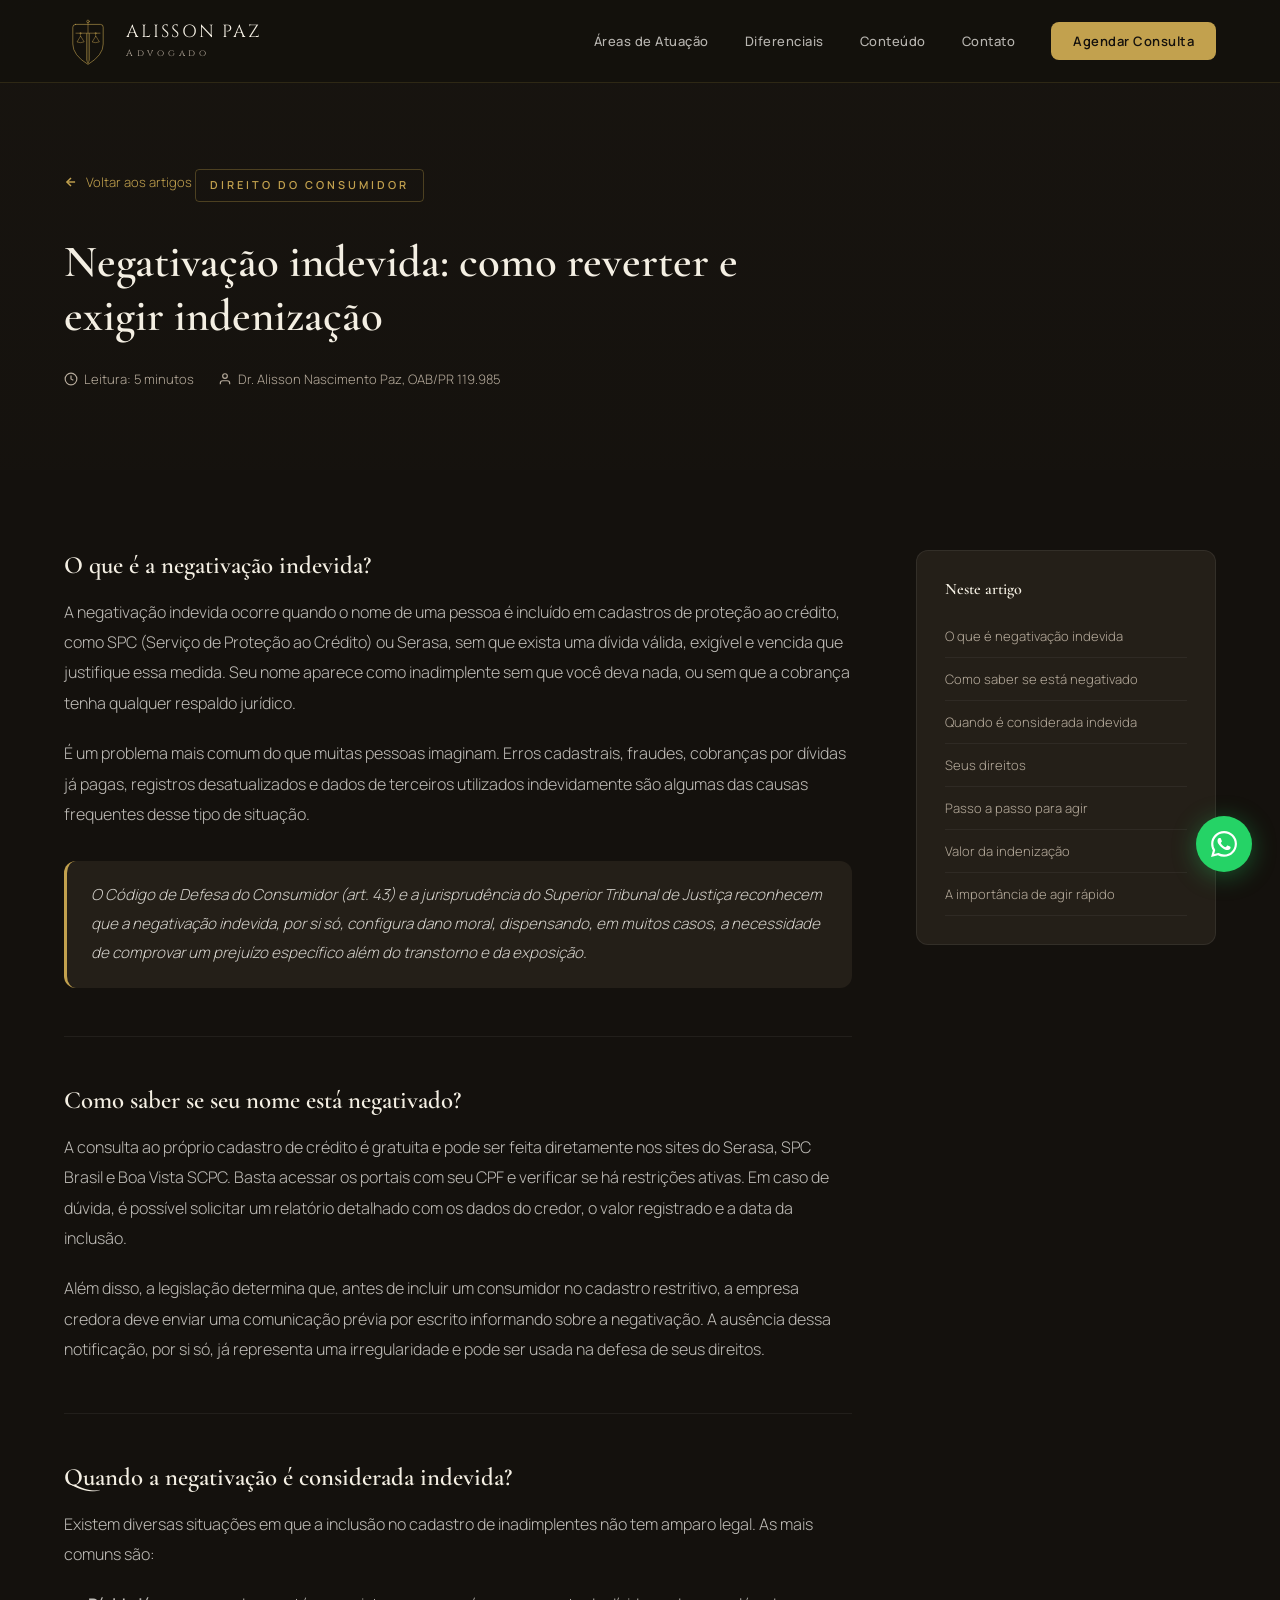
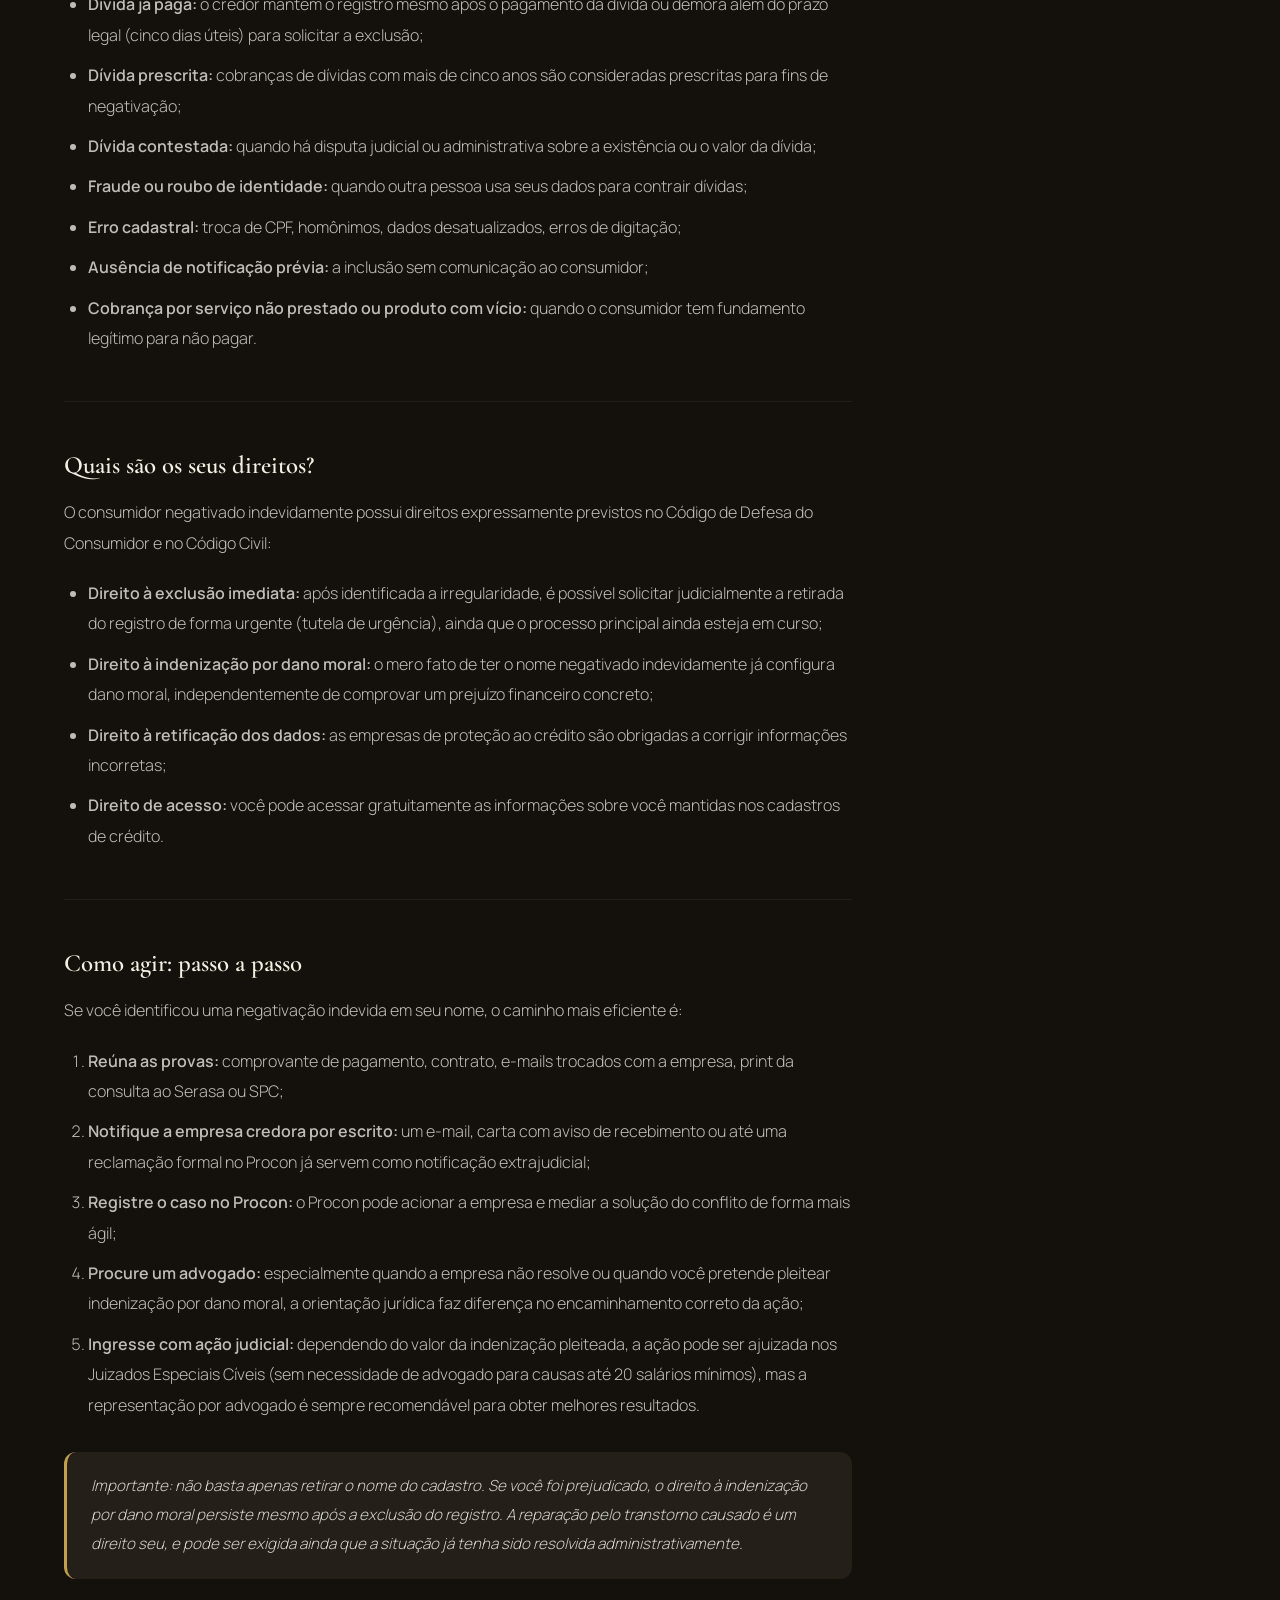
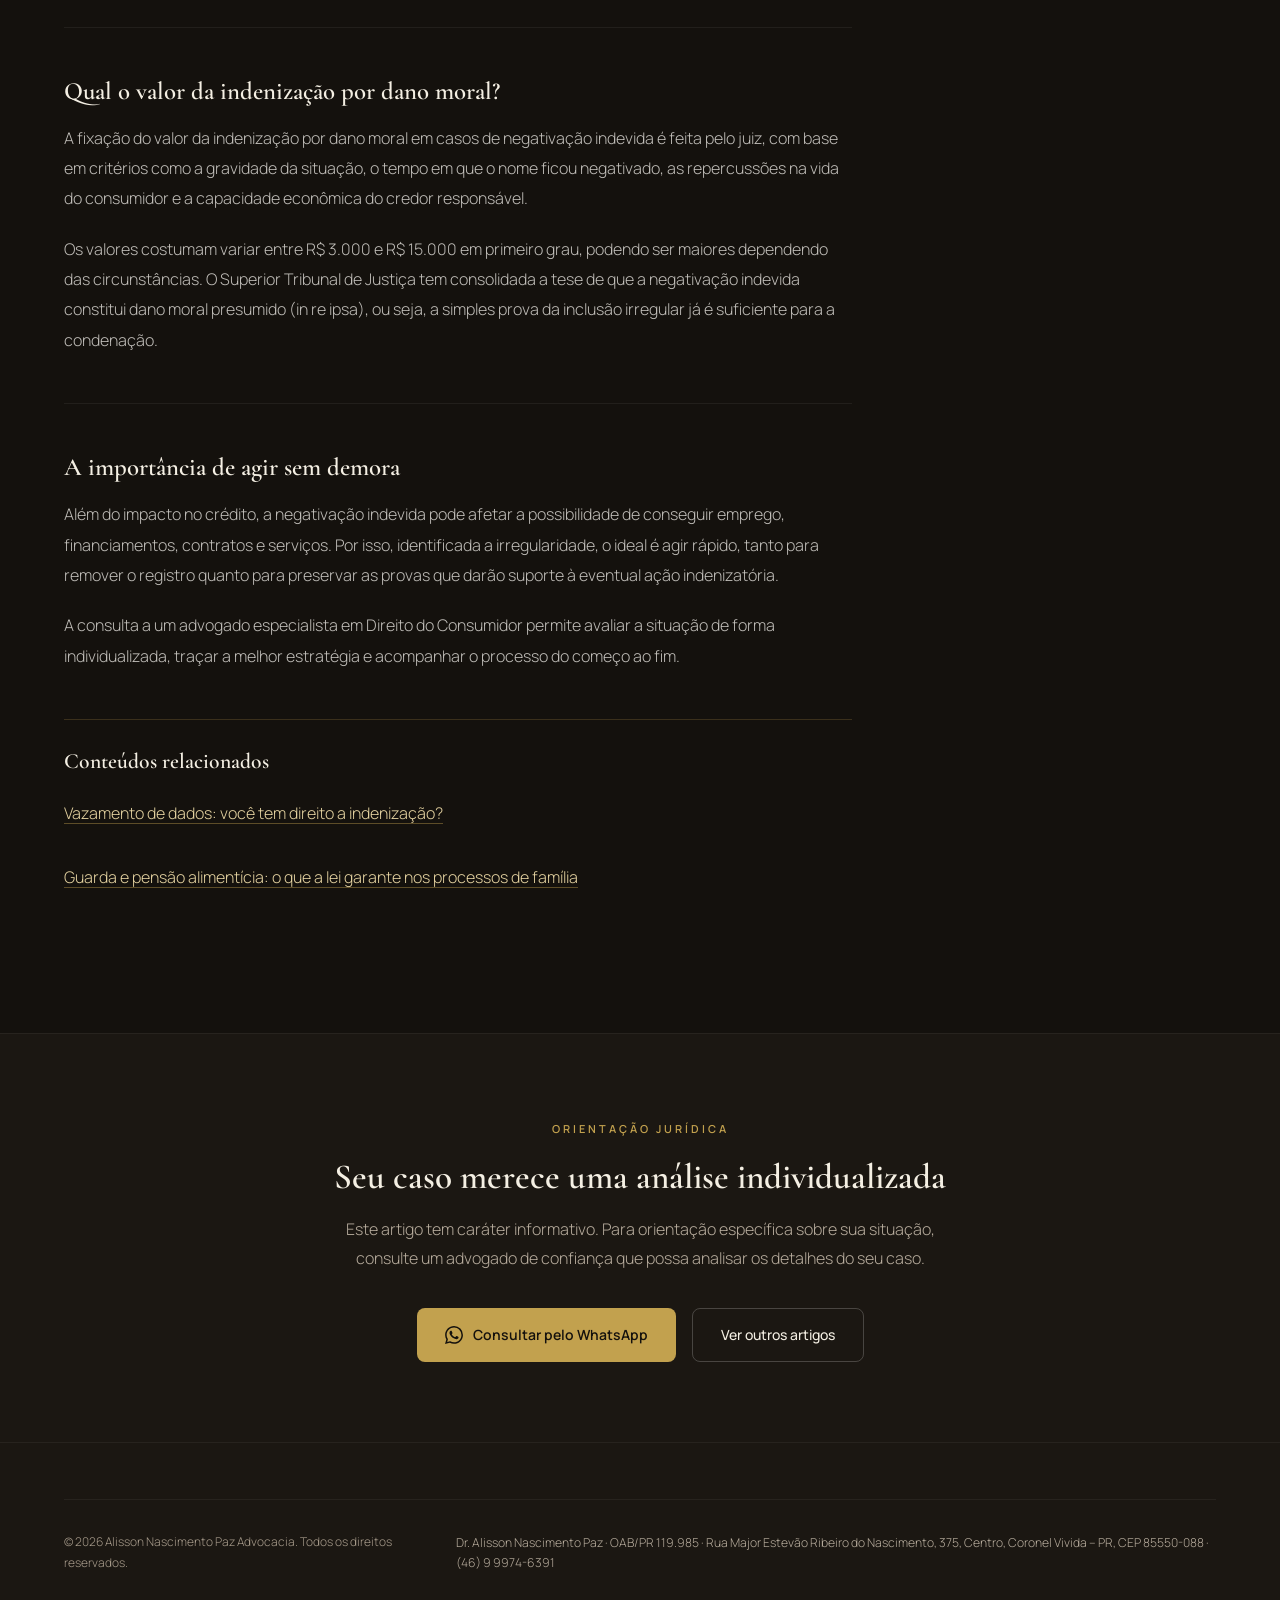
<file: artigo-negativacao-indevida.html>
<!DOCTYPE html>
<html lang="pt-BR">
<head>
  <meta charset="UTF-8">
  <!-- Favicons -->
  <link rel="icon" href="/favicon.ico" sizes="any">
  <link rel="icon" type="image/svg+xml" href="/favicon.svg">
  <link rel="icon" type="image/png" href="/favicon-48x48.png" sizes="48x48">
  <link rel="icon" type="image/png" href="/favicon-192x192.png" sizes="192x192">
  <link rel="icon" type="image/png" href="/favicon-512x512.png" sizes="512x512">
  <link rel="apple-touch-icon" href="/apple-touch-icon.png">
  <meta name="viewport" content="width=device-width, initial-scale=1.0">
  <title>Negativação Indevida: Como Agir | Alisson Paz Advocacia</title>
  <meta name="description" content="Saiba como agir quando seu nome é incluído indevidamente no SPC ou Serasa, quais são seus direitos e quando é possível pedir indenização por dano moral.">
  <meta name="robots" content="index, follow">
  <link rel="canonical" href="https://www.alissonpazadv.com.br/artigo-negativacao-indevida.html">
  <meta property="og:locale" content="pt_BR">
  <meta property="og:type" content="article">
  <meta property="og:site_name" content="Alisson Paz Advocacia">
  <meta property="og:title" content="Negativação indevida: como reverter e exigir indenização">
  <meta property="og:description" content="Saiba como agir quando seu nome é incluído indevidamente no SPC ou Serasa, quais são seus direitos e quando é possível pedir indenização por dano moral.">
  <meta property="og:url" content="https://www.alissonpazadv.com.br/artigo-negativacao-indevida.html">
  <meta property="og:image" content="https://www.alissonpazadv.com.br/favicon-512x512.png">
  <meta property="og:image:alt" content="Marca Alisson Paz Advocacia">
  <meta property="article:published_time" content="2026-05-29T11:26:47-03:00">
  <meta property="article:modified_time" content="2026-06-05T21:13:44-03:00">
  <meta name="twitter:card" content="summary">
  <meta name="twitter:title" content="Negativação indevida: como reverter e exigir indenização">
  <meta name="twitter:description" content="Saiba como agir quando seu nome é incluído indevidamente no SPC ou Serasa, quais são seus direitos e quando é possível pedir indenização por dano moral.">
  <meta name="twitter:image" content="https://www.alissonpazadv.com.br/favicon-512x512.png">
  <script type="application/ld+json">
  {
    "@context": "https://schema.org",
    "@type": "Article",
    "headline": "Negativação indevida: como reverter e exigir indenização",
    "description": "Saiba como agir quando seu nome é incluído indevidamente no SPC ou Serasa, quais são seus direitos e quando é possível pedir indenização por dano moral.",
    "url": "https://www.alissonpazadv.com.br/artigo-negativacao-indevida.html",
    "mainEntityOfPage": "https://www.alissonpazadv.com.br/artigo-negativacao-indevida.html",
    "image": "https://www.alissonpazadv.com.br/favicon-512x512.png",
    "datePublished": "2026-05-29T11:26:47-03:00",
    "dateModified": "2026-06-05T21:13:44-03:00",
    "author": { "@type": "Person", "name": "Dr. Alisson Nascimento Paz", "url": "https://www.alissonpazadv.com.br/#alisson-paz" },
    "publisher": { "@type": "LegalService", "name": "Alisson Nascimento Paz Advocacia", "url": "https://www.alissonpazadv.com.br/" }
  }
  </script>
  <link rel="preload" as="font" type="font/woff2" href="assets/fonts/manrope-latin.woff2" crossorigin>
  <link rel="preload" as="font" type="font/woff2" href="assets/fonts/cormorant-garamond-latin.woff2" crossorigin>
  <link rel="preload" as="font" type="font/woff2" href="assets/fonts/cinzel-secondary-latin.woff2" crossorigin>

  <!-- Google tag (gtag.js) -->
  <script async src="https://www.googletagmanager.com/gtag/js?id=G-5J4N177RQL"></script>
  <script>
    window.dataLayer = window.dataLayer || [];
    function gtag(){dataLayer.push(arguments);}
    gtag('js', new Date());
    gtag('config', 'G-5J4N177RQL');
  </script>

  <style>
    *, *::before, *::after { box-sizing: border-box; margin: 0; padding: 0; }

    :root {
      --dark:    #14110D;
      --dark-2:  #1B1712;
      --dark-3:  #241F18;
      --dark-4:  #332C22;
      --gold:    #C2A14E;
      --gold-lt: #E4D2A0;
      --white:   #F4EFE3;
      --gray:    #8A8073;
      --gray-lt: #5e5648;
      --radius:  6px;
      --tr: 0.35s cubic-bezier(0.4, 0, 0.2, 1);
    }

    ::selection { background: var(--gold); color: var(--dark); }

    html { scroll-behavior: smooth; }

    body {
      background: var(--dark);
      color: var(--white);
      font-family: 'Manrope', sans-serif;
      font-size: 16px;
      line-height: 1.7;
      font-weight: 300;
      -webkit-font-smoothing: antialiased;
      overflow-x: hidden;
    }

    h1, h2, h3, h4 { font-family: 'Cormorant Garamond', serif; line-height: 1.25; }
    a { text-decoration: none; color: inherit; }
    img { max-width: 100%; display: block; }
    .container { max-width: 1200px; margin: 0 auto; padding: 0 24px; width: 100%; }

    #navbar {
      position: fixed;
      top: 0; left: 0; right: 0;
      z-index: 1000;
      padding: 14px 0;
      transition: var(--tr);
      background: rgba(20,17,13,0.94);
      backdrop-filter: blur(20px);
      -webkit-backdrop-filter: blur(20px);
      border-bottom: 1px solid rgba(201,168,76,0.15);
    }

    .nav-inner { display: flex; align-items: center; justify-content: space-between; }
    .nav-lockup { display: flex; align-items: center; gap: 14px; }
    .nav-mark { height: 54px; width: auto; color: var(--gold); }
    .nav-txt { display: flex; flex-direction: column; line-height: 1; }
    .nav-name { font-family: 'Cinzel', serif; font-size: 1.1rem; letter-spacing: .12em; color: var(--white); }
    .nav-tagline { font-family: 'Cinzel', serif; font-size: .58rem; letter-spacing: .4em; color: var(--gray); margin-top: 7px; }

    .nav-links {
      display: flex;
      align-items: center;
      gap: 36px;
      list-style: none;
    }

    .nav-links a {
      font-size: 13px;
      font-weight: 500;
      letter-spacing: 0.5px;
      color: rgba(240,237,232,0.75);
      transition: color var(--tr);
    }
    .nav-links a:hover { color: var(--gold); }

    .nav-cta {
      background: var(--gold);
      color: var(--dark) !important;
      padding: 10px 22px;
      border-radius: var(--radius);
      font-weight: 600 !important;
    }
    .nav-cta:hover { background: var(--gold-lt) !important; }

    .nav-toggle {
      display: none;
      flex-direction: column;
      gap: 5px;
      cursor: pointer;
      padding: 4px;
      z-index: 1001;
      position: relative;
    }
    .nav-toggle span { display: block; width: 22px; height: 2px; background: var(--white); transition: var(--tr); }

    .article-hero {
      position: relative;
      padding: 160px 0 80px;
      overflow: hidden;
      background: var(--dark-2);
    }

    .article-hero-bg {
      position: absolute;
      inset: 0;
      background-image: url('https://images.unsplash.com/photo-1563013544-824ae1b704d3?auto=format&fit=crop&w=1600&q=80');
      background-size: cover;
      background-position: center 40%;
      opacity: 0.18;
    }

    .article-hero-overlay {
      position: absolute;
      inset: 0;
      background: linear-gradient(to bottom, rgba(20,17,13,0.5) 0%, rgba(20,17,13,0.85) 100%);
    }

    .article-hero-inner {
      position: relative;
      z-index: 2;
      max-width: 760px;
    }

    .back-link {
      display: inline-flex;
      align-items: center;
      gap: 8px;
      font-size: 13px;
      color: var(--gold);
      margin-bottom: 32px;
      transition: gap var(--tr);
    }
    .back-link:hover { gap: 12px; }
    .back-link svg { transform: rotate(180deg); }

    .article-category {
      display: inline-block;
      font-size: 11px;
      font-weight: 600;
      letter-spacing: 3px;
      text-transform: uppercase;
      color: var(--gold);
      margin-bottom: 20px;
      padding: 6px 14px;
      border: 1px solid rgba(201,168,76,0.3);
      border-radius: 4px;
    }

    .article-hero h1 {
      font-size: clamp(1.8rem, 3.5vw, 3rem);
      font-weight: 700;
      color: var(--white);
      margin-bottom: 24px;
      line-height: 1.2;
    }

    .article-hero-meta {
      display: flex;
      align-items: center;
      gap: 24px;
      font-size: 13px;
      color: var(--gray);
    }

    .article-hero-meta span {
      display: flex;
      align-items: center;
      gap: 6px;
    }

    .article-layout {
      display: grid;
      grid-template-columns: 1fr 300px;
      gap: 64px;
      padding: 80px 0 100px;
      align-items: start;
    }

    .article-content h2 {
      font-size: 1.55rem;
      font-weight: 600;
      color: var(--white);
      margin: 48px 0 16px;
      padding-top: 48px;
      border-top: 1px solid rgba(255,255,255,0.06);
    }

    .article-content h2:first-child {
      margin-top: 0;
      padding-top: 0;
      border-top: none;
    }

    .article-content p {
      font-size: 1rem;
      color: rgba(240,237,232,0.78);
      line-height: 1.9;
      margin-bottom: 20px;
    }

    .article-content ul, .article-content ol {
      padding-left: 24px;
      margin-bottom: 24px;
    }

    .article-content li {
      font-size: 1rem;
      color: rgba(240,237,232,0.78);
      line-height: 1.9;
      margin-bottom: 10px;
    }

    .article-highlight {
      background: var(--dark-3);
      border-left: 3px solid var(--gold);
      padding: 20px 24px;
      border-radius: 0 8px 8px 0;
      margin: 32px 0;
    }

    .article-highlight p { margin: 0; font-size: 0.95rem; color: rgba(240,237,232,0.85); font-style: italic; }

    .article-sidebar { position: sticky; top: 110px; }

    .sidebar-card {
      background: var(--dark-3);
      border: 1px solid rgba(255,255,255,0.07);
      border-radius: 12px;
      padding: 28px;
      margin-bottom: 20px;
    }

    .sidebar-card h4 { font-size: 1rem; font-weight: 600; color: var(--white); margin-bottom: 16px; }
    .sidebar-card p { font-size: 13px; color: var(--gray); line-height: 1.8; margin-bottom: 20px; }

    .sidebar-toc { list-style: none; padding: 0; }
    .sidebar-toc li { border-bottom: 1px solid rgba(255,255,255,0.05); }
    .sidebar-toc a { display: block; padding: 10px 0; font-size: 13px; color: var(--gray); transition: color var(--tr); }
    .sidebar-toc a:hover { color: var(--gold); }

    .btn {
      display: inline-flex;
      align-items: center;
      gap: 10px;
      padding: 14px 24px;
      border-radius: var(--radius);
      font-size: 14px;
      font-weight: 500;
      cursor: pointer;
      transition: var(--tr);
      border: none;
      width: 100%;
      justify-content: center;
    }

    .btn-gold { background: var(--gold); color: var(--dark); }
    .btn-gold:hover { background: var(--gold-lt); }

    .article-cta {
      background: var(--dark-2);
      padding: 80px 0;
      border-top: 1px solid rgba(255,255,255,0.05);
    }

    .cta-inner { max-width: 640px; text-align: center; margin: 0 auto; }

    .cta-inner .section-tag {
      display: inline-block;
      font-size: 11px;
      font-weight: 600;
      letter-spacing: 3px;
      text-transform: uppercase;
      color: var(--gold);
      margin-bottom: 16px;
    }

    .cta-inner h2 { font-size: clamp(1.5rem, 3vw, 2.2rem); color: var(--white); margin-bottom: 16px; }
    .cta-inner p { font-size: 1rem; color: var(--gray); line-height: 1.8; margin-bottom: 36px; }

    .cta-actions { display: flex; gap: 16px; justify-content: center; flex-wrap: wrap; }

    .btn-cta-gold {
      display: inline-flex; align-items: center; gap: 10px;
      padding: 14px 28px; border-radius: var(--radius);
      font-size: 14px; font-weight: 600;
      background: var(--gold); color: var(--dark);
      transition: var(--tr);
    }
    .btn-cta-gold:hover { background: var(--gold-lt); transform: translateY(-2px); }

    .btn-cta-outline {
      display: inline-flex; align-items: center; gap: 10px;
      padding: 14px 28px; border-radius: var(--radius);
      font-size: 14px; font-weight: 500;
      background: transparent; color: var(--white);
      border: 1px solid rgba(255,255,255,0.2);
      transition: var(--tr);
    }
    .btn-cta-outline:hover { border-color: var(--gold); color: var(--gold); }

    footer {
      background: var(--dark-2);
      border-top: 1px solid rgba(255,255,255,0.05);
      padding: 56px 0 32px;
    }

    .footer-bottom {
      display: flex;
      justify-content: space-between;
      align-items: center;
      padding-top: 32px;
      border-top: 1px solid rgba(255,255,255,0.05);
      font-size: 12px;
      color: var(--gray-lt);
    }

    .whatsapp-float {
      position: fixed;
      bottom: 28px; right: 28px;
      z-index: 999;
      display: flex;
      align-items: center;
      gap: 10px;
    }

    .whatsapp-btn {
      width: 56px; height: 56px;
      background: #25D366;
      border-radius: 50%;
      display: flex; align-items: center; justify-content: center;
      box-shadow: 0 4px 24px rgba(37,211,102,0.35);
      transition: var(--tr);
      color: white;
    }
    .whatsapp-btn:hover { transform: scale(1.1); }

    @media (max-width: 1024px) {
      .article-layout { grid-template-columns: 1fr; gap: 48px; }
      .article-sidebar { position: static; }
    }

    @media (max-width: 768px) {
      .nav-links {
        display: none;
        position: fixed;
        top: 0; left: 0; right: 0; bottom: 0;
        background: rgba(20,17,13,0.97);
        backdrop-filter: blur(24px);
        -webkit-backdrop-filter: blur(24px);
        flex-direction: column;
        justify-content: center;
        align-items: center;
        gap: 28px;
        z-index: 999;
      }
      .nav-links.open { display: flex; }
      .nav-links.open a { font-size: 1.3rem; letter-spacing: .04em; }
      .nav-links.open .nav-cta { font-size: 1rem !important; padding: 14px 32px; margin-top: 8px; }
      .nav-toggle { display: flex; }
      .nav-mark { height: 34px; }
      .nav-name { font-size: .8rem; }
      .nav-tagline { display: none; }
      .whatsapp-label { display: none; }
      .whatsapp-float { bottom: 20px; right: 20px; }
      .article-hero { padding: 130px 0 56px; }
      .article-hero h1 { font-size: clamp(1.8rem, 7vw, 2.5rem); line-height: 1.15; }
      .article-hero-meta { flex-wrap: wrap; gap: 14px; }
      .article-content h2 { font-size: clamp(1.2rem, 5vw, 1.55rem); margin: 32px 0 12px; padding-top: 32px; }
      .article-layout { padding: 48px 0 64px; gap: 40px; }
      .sidebar-card { padding: 20px; }
    }

    @media (max-width: 480px) {
      .container { padding: 0 18px; }
      .article-hero { padding: 110px 0 44px; }
      .article-hero h1 { font-size: clamp(1.65rem, 8.5vw, 2rem); }
      .article-hero-meta { font-size: 12px; gap: 12px; }
      .article-layout { padding: 36px 0 52px; }
      .article-content p { font-size: .95rem; }
      .article-highlight { padding: 16px 18px; }
    }
  </style>
  <link rel="stylesheet" href="assets/base.css">
  <script>
    gtag('config', 'AW-17974605756');
  </script>
</head>

<body>

<a class="skip-link" href="#main-content">Pular para o conteúdo principal</a>

<!-- GTM: INSERIR SNIPPET BODY (NOSCRIPT) AQUI -->

<nav id="navbar">
  <div class="container">
    <div class="nav-inner">
      <a href="index.html" class="nav-logo" aria-label="Alisson Paz Advogado — página inicial">
        <div class="nav-lockup">
          <svg class="nav-mark" viewBox="0 0 240 270" fill="none" stroke="currentColor" stroke-width="3" stroke-linecap="round" stroke-linejoin="round" aria-hidden="true">
            <path d="M58,52 L182,52 Q196,52 196,66 L196,150 Q196,206 120,252 Q44,206 44,150 L44,66 Q44,52 58,52 Z"/>
            <circle cx="120" cy="37" r="6.5" stroke-width="2.6"/>
            <line x1="120" y1="43.5" x2="120" y2="96" stroke-width="2.6"/>
            <line x1="60" y1="96" x2="180" y2="96" stroke-width="2.6"/>
            <circle cx="82" cy="96" r="3.2" stroke-width="2"/>
            <circle cx="158" cy="96" r="3.2" stroke-width="2"/>
            <line x1="82" y1="99.2" x2="82" y2="112" stroke-width="2"/>
            <line x1="158" y1="99.2" x2="158" y2="112" stroke-width="2"/>
            <path d="M82,112 L65,140 Q82,147 99,140 Z" stroke-width="2.4"/>
            <path d="M158,112 L141,140 Q158,147 175,140 Z" stroke-width="2.4"/>
            <path d="M113,98 L113,230 L120,247 L127,230 L127,98" stroke-width="2.6"/>
            <line x1="120" y1="100" x2="120" y2="232" stroke-width="2"/>
          </svg>
          <div class="nav-txt">
            <span class="nav-name">ALISSON PAZ</span>
            <span class="nav-tagline">Advogado</span>
          </div>
        </div>
      </a>
      <ul class="nav-links" id="navLinks">
        <li class="nav-close-item">
          <button class="nav-close" id="navClose" type="button" aria-label="Fechar menu">
            <svg width="22" height="22" viewBox="0 0 24 24" fill="none" stroke="currentColor" stroke-width="2.5" stroke-linecap="round" stroke-linejoin="round" aria-hidden="true"><line x1="18" y1="6" x2="6" y2="18"/><line x1="6" y1="6" x2="18" y2="18"/></svg>
          </button>
        </li>
        <li><a href="index.html#atuacao">Áreas de Atuação</a></li>
        <li><a href="index.html#diferenciais">Diferenciais</a></li>
        <li><a href="index.html#conteudo">Conteúdo</a></li>
        <li><a href="index.html#contato">Contato</a></li>
        <li>
          <a href="https://wa.me/5546999746391?text=Ol%C3%A1%2C%20vim%20pelo%20site%20e%20gostaria%20de%20agendar%20uma%20consulta." class="nav-cta" target="_blank" rel="noopener" data-conversion="whatsapp-cta">
            Agendar Consulta
          </a>
        </li>
      </ul>
      <button class="nav-toggle" id="navToggle" type="button" aria-label="Abrir menu" aria-expanded="false" aria-controls="navLinks">
        <span></span><span></span><span></span>
      </button>
    </div>
  </div>
</nav>

<main id="main-content">

<div class="article-hero">
  <div class="article-hero-bg"></div>
  <div class="article-hero-overlay"></div>
  <div class="container">
    <div class="article-hero-inner">
      <a href="index.html#conteudo" class="back-link">
        <svg width="14" height="14" viewBox="0 0 24 24" fill="none" stroke="currentColor" stroke-width="2.5"><line x1="5" y1="12" x2="19" y2="12"/><polyline points="12 5 19 12 12 19"/></svg>
        Voltar aos artigos
      </a>
      <span class="article-category">Direito do Consumidor</span>
      <h1>Negativação indevida: como reverter e exigir indenização</h1>
      <div class="article-hero-meta">
        <span>
          <svg width="14" height="14" viewBox="0 0 24 24" fill="none" stroke="currentColor" stroke-width="2"><circle cx="12" cy="12" r="10"/><polyline points="12 6 12 12 16 14"/></svg>
          Leitura: 5 minutos
        </span>
        <span>
          <svg width="14" height="14" viewBox="0 0 24 24" fill="none" stroke="currentColor" stroke-width="2"><path d="M20 21v-2a4 4 0 0 0-4-4H8a4 4 0 0 0-4 4v2"/><circle cx="12" cy="7" r="4"/></svg>
          Dr. Alisson Nascimento Paz, OAB/PR 119.985
        </span>
      </div>
    </div>
  </div>
</div>

<div class="container">
  <div class="article-layout">

    <article class="article-content">

      <h2 id="conceito">O que é a negativação indevida?</h2>
      <p>A negativação indevida ocorre quando o nome de uma pessoa é incluído em cadastros de proteção ao crédito, como SPC (Serviço de Proteção ao Crédito) ou Serasa, sem que exista uma dívida válida, exigível e vencida que justifique essa medida. Seu nome aparece como inadimplente sem que você deva nada, ou sem que a cobrança tenha qualquer respaldo jurídico.</p>
      <p>É um problema mais comum do que muitas pessoas imaginam. Erros cadastrais, fraudes, cobranças por dívidas já pagas, registros desatualizados e dados de terceiros utilizados indevidamente são algumas das causas frequentes desse tipo de situação.</p>

      <div class="article-highlight">
        <p>O Código de Defesa do Consumidor (art. 43) e a jurisprudência do Superior Tribunal de Justiça reconhecem que a negativação indevida, por si só, configura dano moral, dispensando, em muitos casos, a necessidade de comprovar um prejuízo específico além do transtorno e da exposição.</p>
      </div>

      <h2 id="consulta">Como saber se seu nome está negativado?</h2>
      <p>A consulta ao próprio cadastro de crédito é gratuita e pode ser feita diretamente nos sites do Serasa, SPC Brasil e Boa Vista SCPC. Basta acessar os portais com seu CPF e verificar se há restrições ativas. Em caso de dúvida, é possível solicitar um relatório detalhado com os dados do credor, o valor registrado e a data da inclusão.</p>
      <p>Além disso, a legislação determina que, antes de incluir um consumidor no cadastro restritivo, a empresa credora deve enviar uma comunicação prévia por escrito informando sobre a negativação. A ausência dessa notificação, por si só, já representa uma irregularidade e pode ser usada na defesa de seus direitos.</p>

      <h2 id="hipoteses">Quando a negativação é considerada indevida?</h2>
      <p>Existem diversas situações em que a inclusão no cadastro de inadimplentes não tem amparo legal. As mais comuns são:</p>
      <ul>
        <li><strong>Dívida já paga:</strong> o credor mantém o registro mesmo após o pagamento da dívida ou demora além do prazo legal (cinco dias úteis) para solicitar a exclusão;</li>
        <li><strong>Dívida prescrita:</strong> cobranças de dívidas com mais de cinco anos são consideradas prescritas para fins de negativação;</li>
        <li><strong>Dívida contestada:</strong> quando há disputa judicial ou administrativa sobre a existência ou o valor da dívida;</li>
        <li><strong>Fraude ou roubo de identidade:</strong> quando outra pessoa usa seus dados para contrair dívidas;</li>
        <li><strong>Erro cadastral:</strong> troca de CPF, homônimos, dados desatualizados, erros de digitação;</li>
        <li><strong>Ausência de notificação prévia:</strong> a inclusão sem comunicação ao consumidor;</li>
        <li><strong>Cobrança por serviço não prestado ou produto com vício:</strong> quando o consumidor tem fundamento legítimo para não pagar.</li>
      </ul>

      <h2 id="direitos">Quais são os seus direitos?</h2>
      <p>O consumidor negativado indevidamente possui direitos expressamente previstos no Código de Defesa do Consumidor e no Código Civil:</p>
      <ul>
        <li><strong>Direito à exclusão imediata:</strong> após identificada a irregularidade, é possível solicitar judicialmente a retirada do registro de forma urgente (tutela de urgência), ainda que o processo principal ainda esteja em curso;</li>
        <li><strong>Direito à indenização por dano moral:</strong> o mero fato de ter o nome negativado indevidamente já configura dano moral, independentemente de comprovar um prejuízo financeiro concreto;</li>
        <li><strong>Direito à retificação dos dados:</strong> as empresas de proteção ao crédito são obrigadas a corrigir informações incorretas;</li>
        <li><strong>Direito de acesso:</strong> você pode acessar gratuitamente as informações sobre você mantidas nos cadastros de crédito.</li>
      </ul>

      <h2 id="como-agir">Como agir: passo a passo</h2>
      <p>Se você identificou uma negativação indevida em seu nome, o caminho mais eficiente é:</p>
      <ol>
        <li><strong>Reúna as provas:</strong> comprovante de pagamento, contrato, e-mails trocados com a empresa, print da consulta ao Serasa ou SPC;</li>
        <li><strong>Notifique a empresa credora por escrito:</strong> um e-mail, carta com aviso de recebimento ou até uma reclamação formal no Procon já servem como notificação extrajudicial;</li>
        <li><strong>Registre o caso no Procon:</strong> o Procon pode acionar a empresa e mediar a solução do conflito de forma mais ágil;</li>
        <li><strong>Procure um advogado:</strong> especialmente quando a empresa não resolve ou quando você pretende pleitear indenização por dano moral, a orientação jurídica faz diferença no encaminhamento correto da ação;</li>
        <li><strong>Ingresse com ação judicial:</strong> dependendo do valor da indenização pleiteada, a ação pode ser ajuizada nos Juizados Especiais Cíveis (sem necessidade de advogado para causas até 20 salários mínimos), mas a representação por advogado é sempre recomendável para obter melhores resultados.</li>
      </ol>

      <div class="article-highlight">
        <p>Importante: não basta apenas retirar o nome do cadastro. Se você foi prejudicado, o direito à indenização por dano moral persiste mesmo após a exclusão do registro. A reparação pelo transtorno causado é um direito seu, e pode ser exigida ainda que a situação já tenha sido resolvida administrativamente.</p>
      </div>

      <h2 id="indenizacao">Qual o valor da indenização por dano moral?</h2>
      <p>A fixação do valor da indenização por dano moral em casos de negativação indevida é feita pelo juiz, com base em critérios como a gravidade da situação, o tempo em que o nome ficou negativado, as repercussões na vida do consumidor e a capacidade econômica do credor responsável.</p>
      <p>Os valores costumam variar entre R$ 3.000 e R$ 15.000 em primeiro grau, podendo ser maiores dependendo das circunstâncias. O Superior Tribunal de Justiça tem consolidada a tese de que a negativação indevida constitui dano moral presumido (in re ipsa), ou seja, a simples prova da inclusão irregular já é suficiente para a condenação.</p>

      <h2 id="prazo">A importância de agir sem demora</h2>
      <p>Além do impacto no crédito, a negativação indevida pode afetar a possibilidade de conseguir emprego, financiamentos, contratos e serviços. Por isso, identificada a irregularidade, o ideal é agir rápido, tanto para remover o registro quanto para preservar as provas que darão suporte à eventual ação indenizatória.</p>
      <p>A consulta a um advogado especialista em Direito do Consumidor permite avaliar a situação de forma individualizada, traçar a melhor estratégia e acompanhar o processo do começo ao fim.</p>

      <nav class="article-related" aria-label="Conteúdos relacionados">
        <h2>Conteúdos relacionados</h2>
        <ul>
          <li><a href="artigo-vazamento-dados.html">Vazamento de dados: você tem direito a indenização?</a></li>
          <li><a href="artigo-guarda-pensao.html">Guarda e pensão alimentícia: o que a lei garante nos processos de família</a></li>
        </ul>
      </nav>

    </article>

    <aside class="article-sidebar">
      <div class="sidebar-card">
        <h2>Neste artigo</h2>
        <ul class="sidebar-toc">
          <li><a href="#conceito">O que é negativação indevida</a></li>
          <li><a href="#consulta">Como saber se está negativado</a></li>
          <li><a href="#hipoteses">Quando é considerada indevida</a></li>
          <li><a href="#direitos">Seus direitos</a></li>
          <li><a href="#como-agir">Passo a passo para agir</a></li>
          <li><a href="#indenizacao">Valor da indenização</a></li>
          <li><a href="#prazo">A importância de agir rápido</a></li>
        </ul>
      </div>
    </aside>

  </div>
</div>

<section class="article-cta">
  <div class="container">
    <div class="cta-inner">
      <span class="section-tag">Orientação jurídica</span>
      <h2>Seu caso merece uma análise individualizada</h2>
      <p>Este artigo tem caráter informativo. Para orientação específica sobre sua situação, consulte um advogado de confiança que possa analisar os detalhes do seu caso.</p>
      <div class="cta-actions">
        <a href="https://wa.me/5546999746391?text=Ol%C3%A1%2C%20li%20o%20artigo%20sobre%20negativa%C3%A7%C3%A3o%20indevida%20e%20preciso%20de%20orienta%C3%A7%C3%A3o." class="btn-cta-gold" target="_blank" rel="noopener" data-conversion="whatsapp-cta">
          <svg width="18" height="18" viewBox="0 0 24 24" fill="currentColor"><path d="M17.472 14.382c-.297-.149-1.758-.867-2.03-.967-.273-.099-.471-.148-.67.15-.197.297-.767.966-.94 1.164-.173.199-.347.223-.644.075-.297-.15-1.255-.463-2.39-1.475-.883-.788-1.48-1.761-1.653-2.059-.173-.297-.018-.458.13-.606.134-.133.298-.347.446-.52.149-.174.198-.298.298-.497.099-.198.05-.371-.025-.52-.075-.149-.669-1.612-.916-2.207-.242-.579-.487-.5-.669-.51-.173-.008-.371-.01-.57-.01-.198 0-.52.074-.792.372-.272.297-1.04 1.016-1.04 2.479 0 1.462 1.065 2.875 1.213 3.074.149.198 2.096 3.2 5.077 4.487.709.306 1.262.489 1.694.625.712.227 1.36.195 1.871.118.571-.085 1.758-.719 2.006-1.413.248-.694.248-1.289.173-1.413-.074-.124-.272-.198-.57-.347m-5.421 7.403h-.004a9.87 9.87 0 01-5.031-1.378l-.361-.214-3.741.982.998-3.648-.235-.374a9.86 9.86 0 01-1.51-5.26c.001-5.45 4.436-9.884 9.888-9.884 2.64 0 5.122 1.03 6.988 2.898a9.825 9.825 0 012.893 6.994c-.003 5.45-4.437 9.884-9.885 9.884m8.413-18.297A11.815 11.815 0 0012.05 0C5.495 0 .16 5.335.157 11.892c0 2.096.547 4.142 1.588 5.945L.057 24l6.305-1.654a11.882 11.882 0 005.683 1.448h.005c6.554 0 11.89-5.335 11.893-11.893a11.821 11.821 0 00-3.48-8.413z"/></svg>
          Consultar pelo WhatsApp
        </a>
        <a href="index.html#conteudo" class="btn-cta-outline">Ver outros artigos</a>
      </div>
    </div>
  </div>
</section>

</main>

<footer>
  <div class="container">
    <div class="footer-bottom">
      <p>© <span id="year"></span> Alisson Nascimento Paz Advocacia. Todos os direitos reservados.</p>
      <p class="footer-nap">Dr. Alisson Nascimento Paz · OAB/PR 119.985 · Rua Major Estevão Ribeiro do Nascimento, 375, Centro, Coronel Vivida – PR, CEP 85550-088 · (46) 9 9974-6391</p>
    </div>
  </div>
</footer>

<div class="whatsapp-float">
  <a href="https://wa.me/5546999746391?text=Ol%C3%A1%2C%20vim%20pelo%20site%20e%20gostaria%20de%20tirar%20uma%20d%C3%BAvida." class="whatsapp-btn" target="_blank" rel="noopener" aria-label="WhatsApp" data-conversion="whatsapp-cta">
    <svg width="26" height="26" viewBox="0 0 24 24" fill="currentColor"><path d="M17.472 14.382c-.297-.149-1.758-.867-2.03-.967-.273-.099-.471-.148-.67.15-.197.297-.767.966-.94 1.164-.173.199-.347.223-.644.075-.297-.15-1.255-.463-2.39-1.475-.883-.788-1.48-1.761-1.653-2.059-.173-.297-.018-.458.13-.606.134-.133.298-.347.446-.52.149-.174.198-.298.298-.497.099-.198.05-.371-.025-.52-.075-.149-.669-1.612-.916-2.207-.242-.579-.487-.5-.669-.51-.173-.008-.371-.01-.57-.01-.198 0-.52.074-.792.372-.272.297-1.04 1.016-1.04 2.479 0 1.462 1.065 2.875 1.213 3.074.149.198 2.096 3.2 5.077 4.487.709.306 1.262.489 1.694.625.712.227 1.36.195 1.871.118.571-.085 1.758-.719 2.006-1.413.248-.694.248-1.289.173-1.413-.074-.124-.272-.198-.57-.347m-5.421 7.403h-.004a9.87 9.87 0 01-5.031-1.378l-.361-.214-3.741.982.998-3.648-.235-.374a9.86 9.86 0 01-1.51-5.26c.001-5.45 4.436-9.884 9.888-9.884 2.64 0 5.122 1.03 6.988 2.898a9.825 9.825 0 012.893 6.994c-.003 5.45-4.437 9.884-9.885 9.884m8.413-18.297A11.815 11.815 0 0012.05 0C5.495 0 .16 5.335.157 11.892c0 2.096.547 4.142 1.588 5.945L.057 24l6.305-1.654a11.882 11.882 0 005.683 1.448h.005c6.554 0 11.89-5.335 11.893-11.893a11.821 11.821 0 00-3.48-8.413z"/></svg>
  </a>
</div>

<script src="assets/site.js" defer></script>

</body>
</html>
</file>
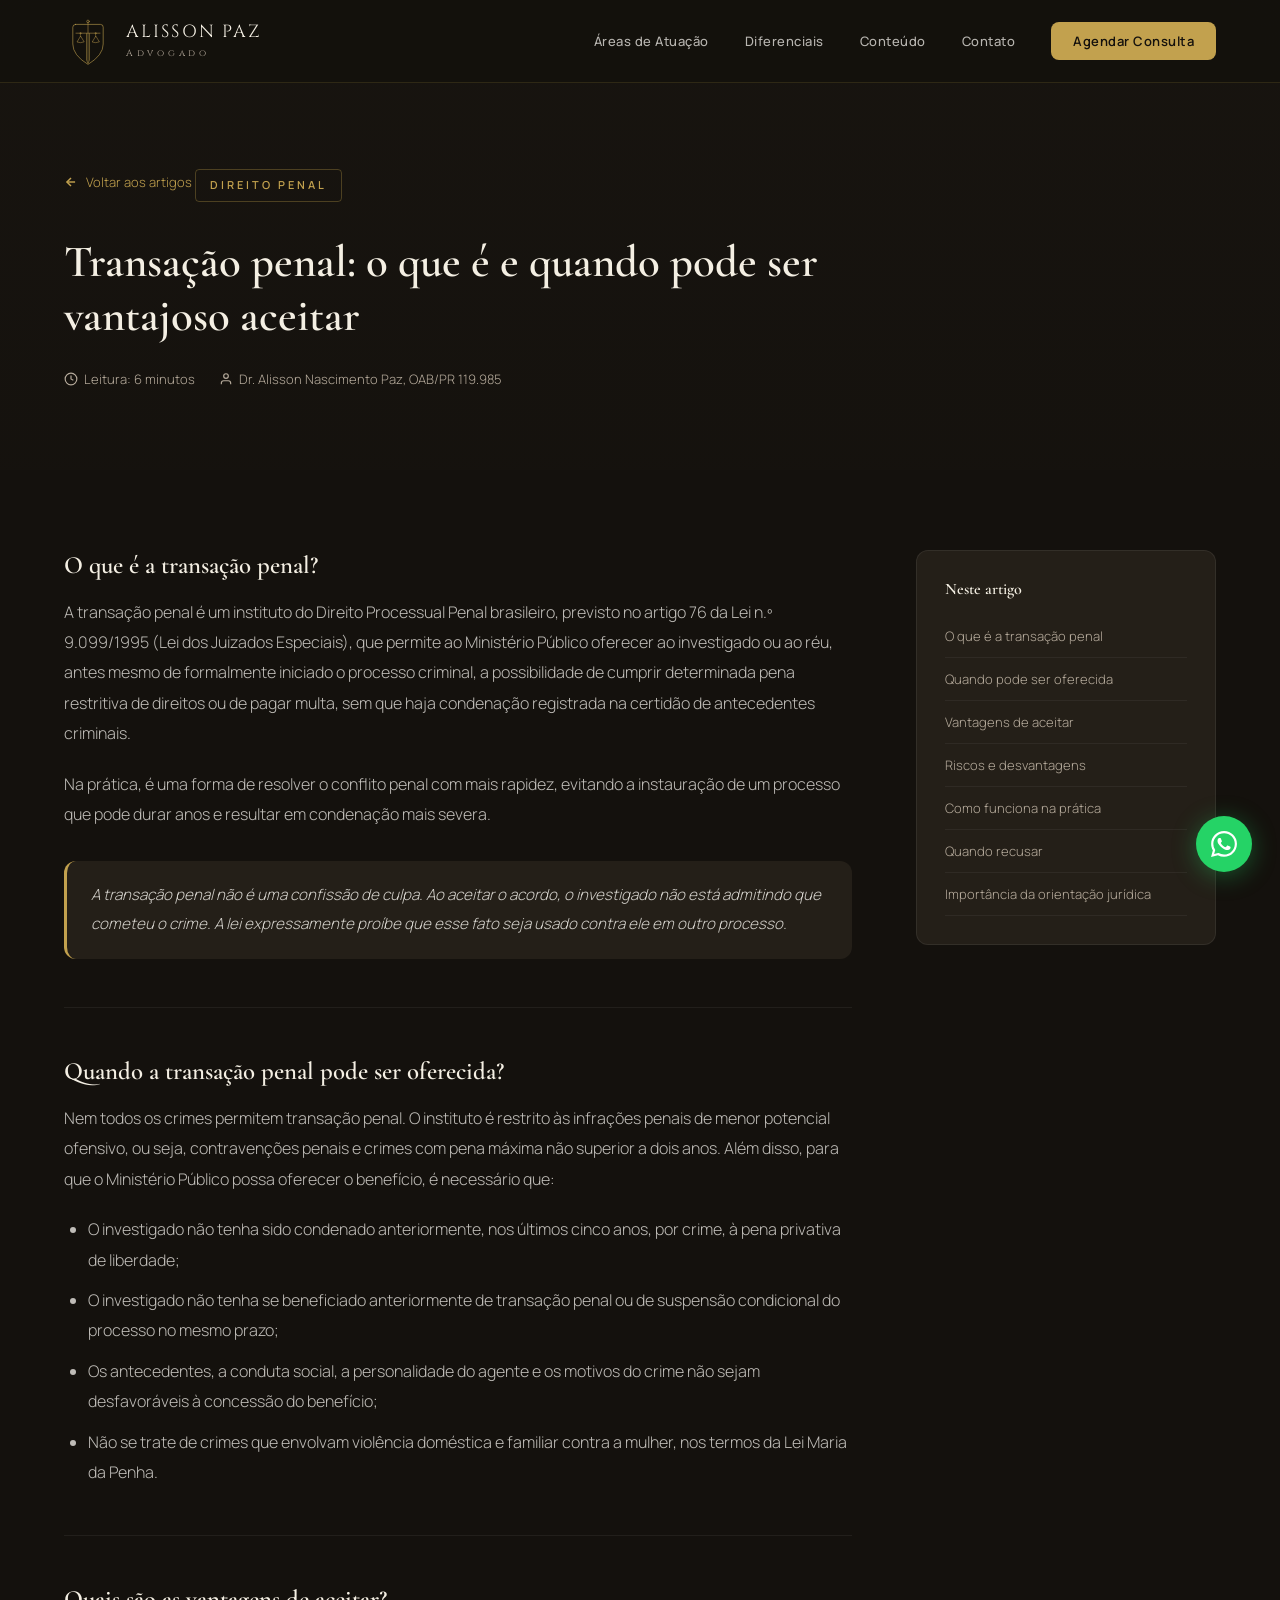
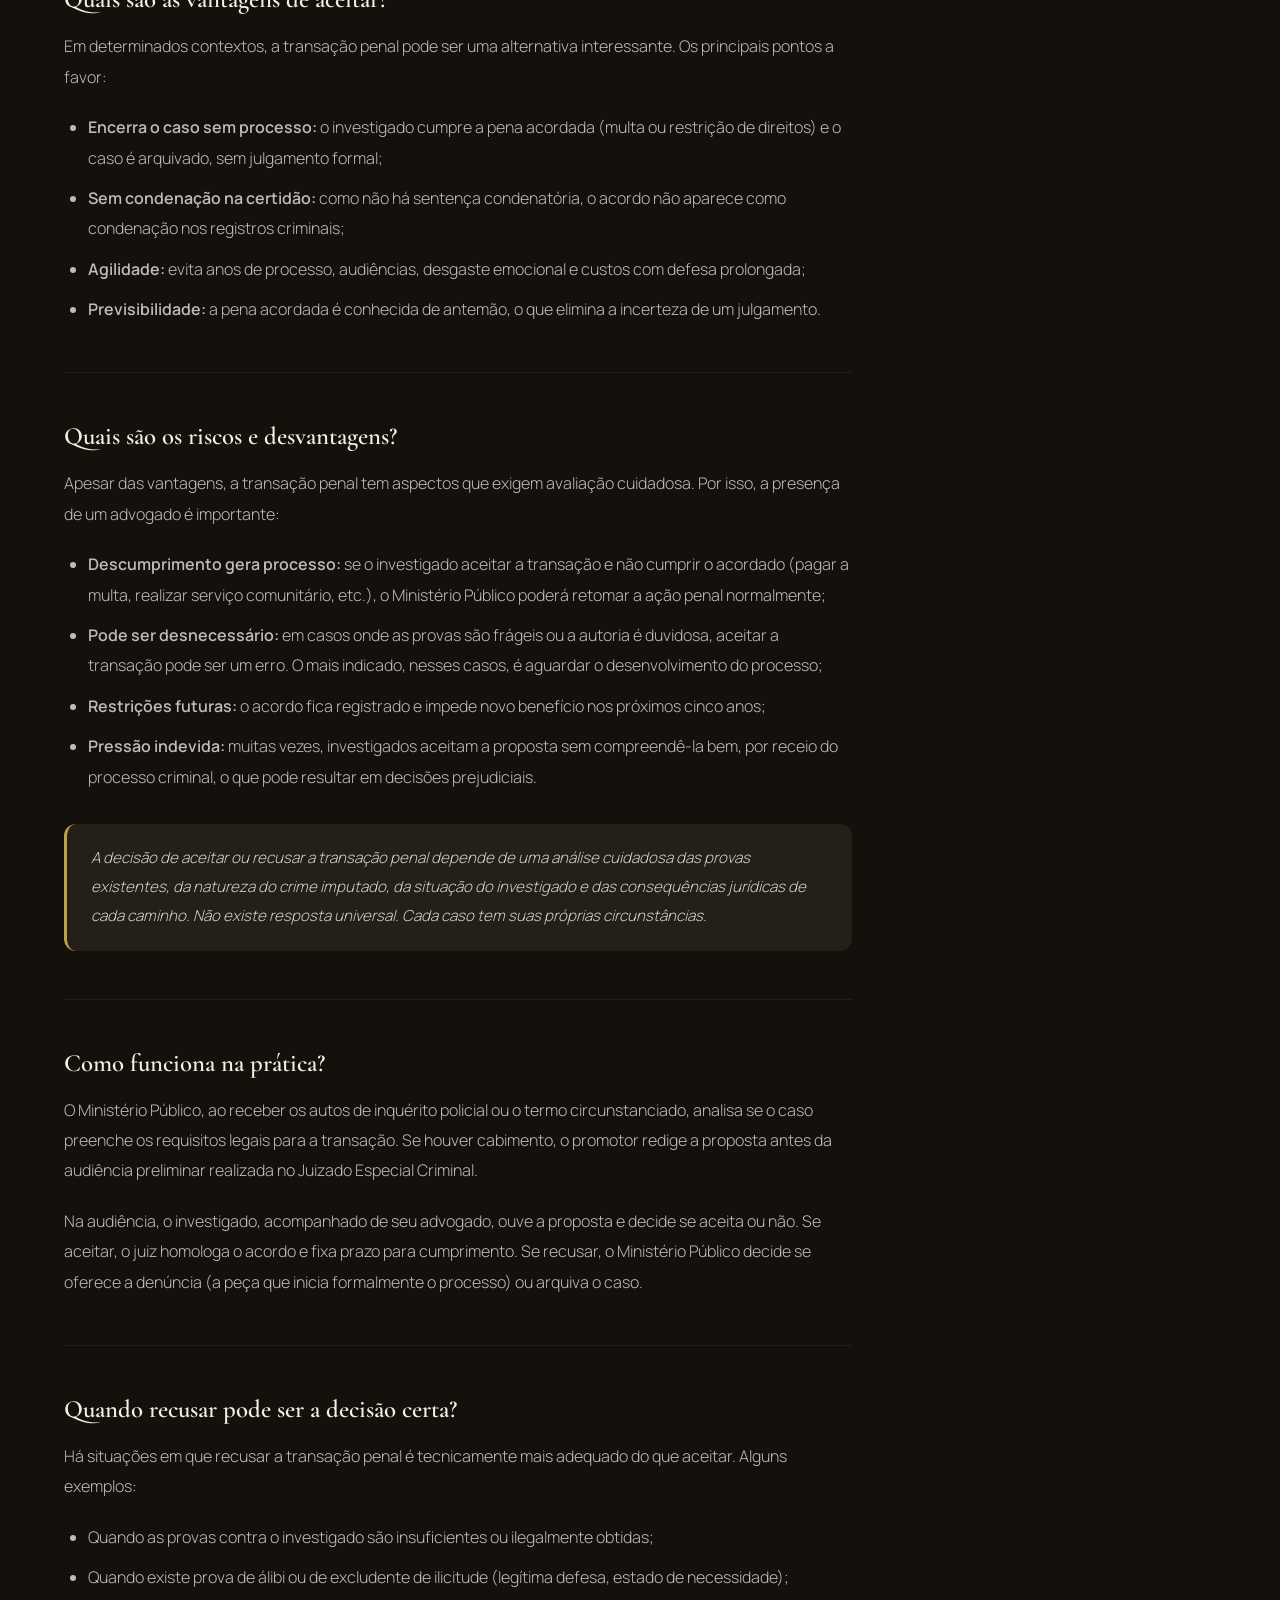
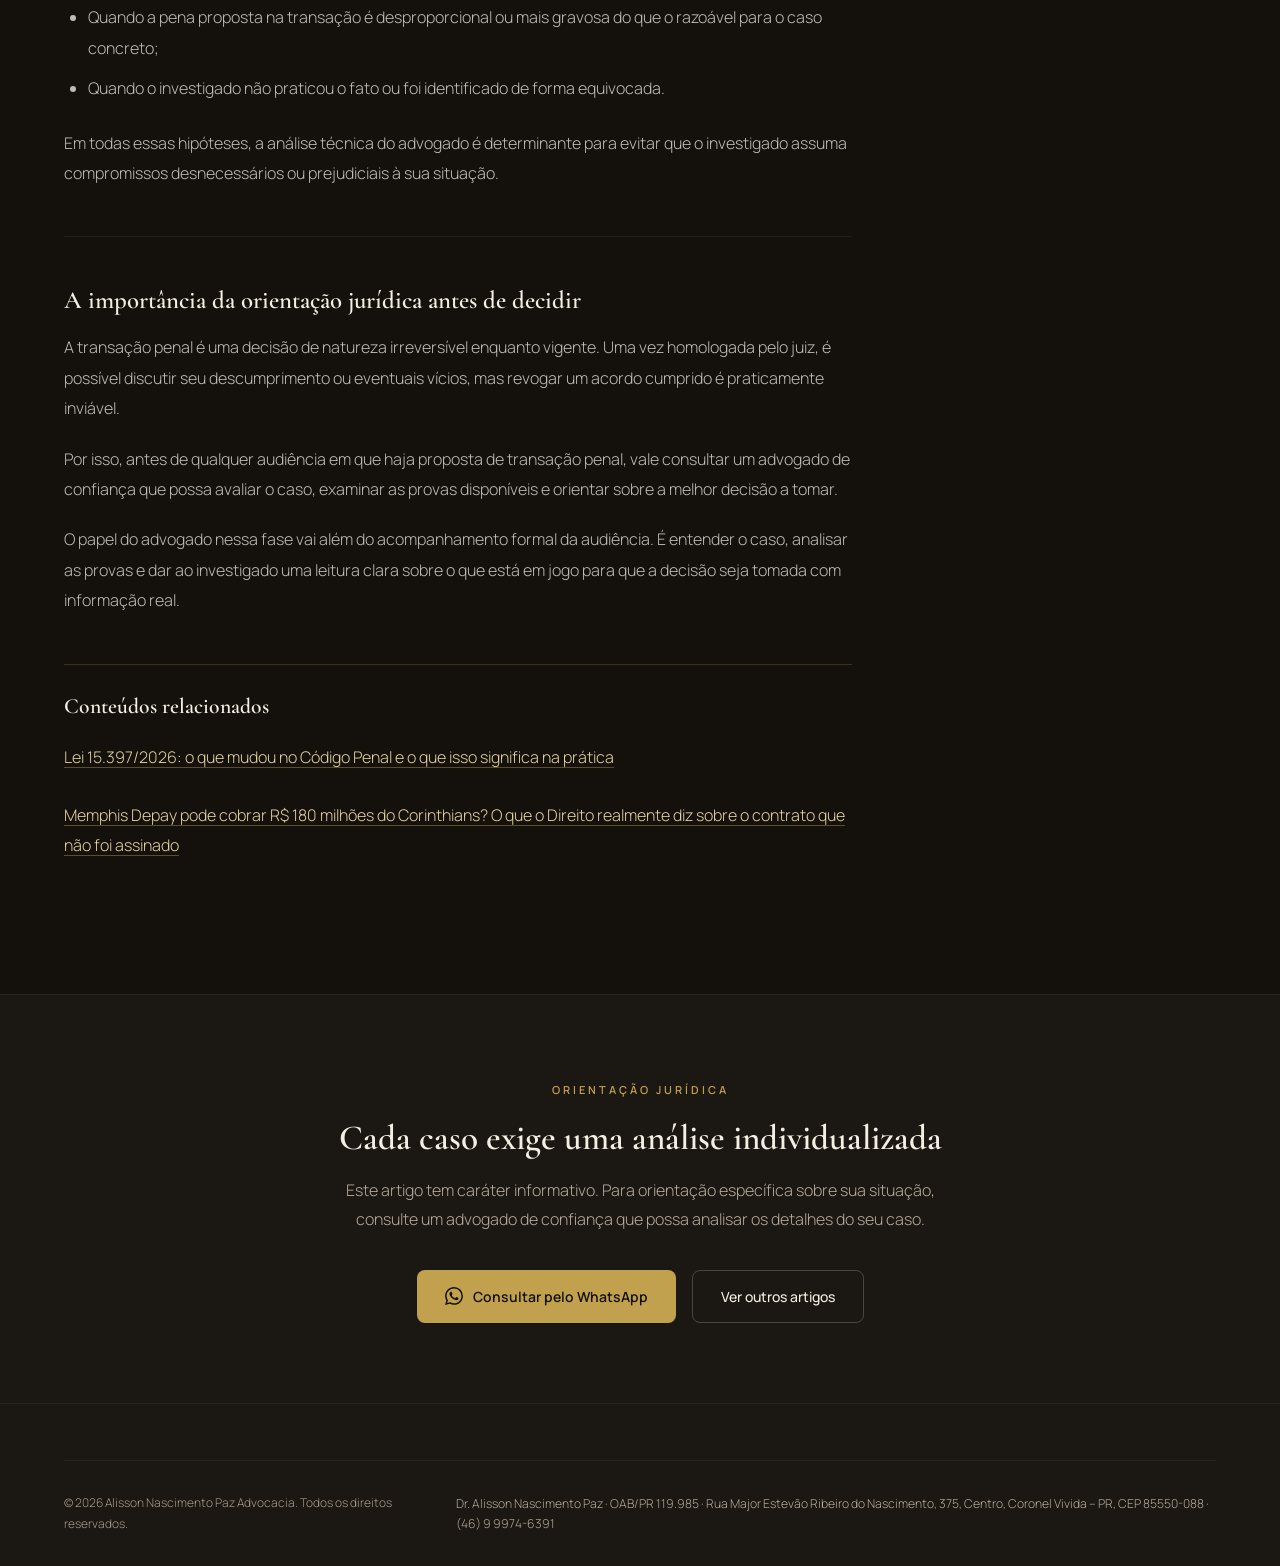
<file: artigo-transacao-penal.html>
<!DOCTYPE html>
<html lang="pt-BR">
<head>
  <meta charset="UTF-8">
  <!-- Favicons -->
  <link rel="icon" href="/favicon.ico" sizes="any">
  <link rel="icon" type="image/svg+xml" href="/favicon.svg">
  <link rel="icon" type="image/png" href="/favicon-48x48.png" sizes="48x48">
  <link rel="icon" type="image/png" href="/favicon-192x192.png" sizes="192x192">
  <link rel="icon" type="image/png" href="/favicon-512x512.png" sizes="512x512">
  <link rel="apple-touch-icon" href="/apple-touch-icon.png">
  <meta name="viewport" content="width=device-width, initial-scale=1.0">
  <title>Transação Penal: O Que É e Quando Aceitar | Alisson Paz</title>
  <meta name="description" content="Entenda o que é a transação penal, quando ela pode ser oferecida, seus riscos e quando pode ou não ser vantajoso aceitá-la.">
  <meta name="robots" content="index, follow">
  <link rel="canonical" href="https://www.alissonpazadv.com.br/artigo-transacao-penal.html">
  <meta property="og:locale" content="pt_BR">
  <meta property="og:type" content="article">
  <meta property="og:site_name" content="Alisson Paz Advocacia">
  <meta property="og:title" content="Transação penal: o que é e quando pode ser vantajoso aceitar">
  <meta property="og:description" content="Entenda o que é a transação penal, quando ela pode ser oferecida, seus riscos e quando pode ou não ser vantajoso aceitá-la.">
  <meta property="og:url" content="https://www.alissonpazadv.com.br/artigo-transacao-penal.html">
  <meta property="og:image" content="https://www.alissonpazadv.com.br/favicon-512x512.png">
  <meta property="og:image:alt" content="Marca Alisson Paz Advocacia">
  <meta property="article:published_time" content="2026-05-29T11:26:47-03:00">
  <meta property="article:modified_time" content="2026-06-05T21:13:44-03:00">
  <meta name="twitter:card" content="summary">
  <meta name="twitter:title" content="Transação penal: o que é e quando pode ser vantajoso aceitar">
  <meta name="twitter:description" content="Entenda o que é a transação penal, quando ela pode ser oferecida, seus riscos e quando pode ou não ser vantajoso aceitá-la.">
  <meta name="twitter:image" content="https://www.alissonpazadv.com.br/favicon-512x512.png">
  <script type="application/ld+json">
  {
    "@context": "https://schema.org",
    "@type": "Article",
    "headline": "Transação penal: o que é e quando pode ser vantajoso aceitar",
    "description": "Entenda o que é a transação penal, quando ela pode ser oferecida, seus riscos e quando pode ou não ser vantajoso aceitá-la.",
    "url": "https://www.alissonpazadv.com.br/artigo-transacao-penal.html",
    "mainEntityOfPage": "https://www.alissonpazadv.com.br/artigo-transacao-penal.html",
    "image": "https://www.alissonpazadv.com.br/favicon-512x512.png",
    "datePublished": "2026-05-29T11:26:47-03:00",
    "dateModified": "2026-06-05T21:13:44-03:00",
    "author": { "@type": "Person", "name": "Dr. Alisson Nascimento Paz", "url": "https://www.alissonpazadv.com.br/#alisson-paz" },
    "publisher": { "@type": "LegalService", "name": "Alisson Nascimento Paz Advocacia", "url": "https://www.alissonpazadv.com.br/" }
  }
  </script>
  <link rel="preload" as="font" type="font/woff2" href="assets/fonts/manrope-latin.woff2" crossorigin>
  <link rel="preload" as="font" type="font/woff2" href="assets/fonts/cormorant-garamond-latin.woff2" crossorigin>
  <link rel="preload" as="font" type="font/woff2" href="assets/fonts/cinzel-secondary-latin.woff2" crossorigin>

  <!-- Google tag (gtag.js) -->
  <script async src="https://www.googletagmanager.com/gtag/js?id=G-5J4N177RQL"></script>
  <script>
    window.dataLayer = window.dataLayer || [];
    function gtag(){dataLayer.push(arguments);}
    gtag('js', new Date());
    gtag('config', 'G-5J4N177RQL');
  </script>

  <style>
    *, *::before, *::after { box-sizing: border-box; margin: 0; padding: 0; }

    :root {
      --dark:    #14110D;
      --dark-2:  #1B1712;
      --dark-3:  #241F18;
      --dark-4:  #332C22;
      --gold:    #C2A14E;
      --gold-lt: #E4D2A0;
      --white:   #F4EFE3;
      --gray:    #8A8073;
      --gray-lt: #5e5648;
      --radius:  6px;
      --tr: 0.35s cubic-bezier(0.4, 0, 0.2, 1);
    }

    ::selection { background: var(--gold); color: var(--dark); }

    html { scroll-behavior: smooth; }

    body {
      background: var(--dark);
      color: var(--white);
      font-family: 'Manrope', sans-serif;
      font-size: 16px;
      line-height: 1.7;
      font-weight: 300;
      -webkit-font-smoothing: antialiased;
      overflow-x: hidden;
    }

    h1, h2, h3, h4 { font-family: 'Cormorant Garamond', serif; line-height: 1.25; }
    a { text-decoration: none; color: inherit; }
    img { max-width: 100%; display: block; }
    .container { max-width: 1200px; margin: 0 auto; padding: 0 24px; width: 100%; }

    /* ── NAVBAR ── */
    #navbar {
      position: fixed;
      top: 0; left: 0; right: 0;
      z-index: 1000;
      padding: 14px 0;
      transition: var(--tr);
      background: rgba(20,17,13,0.94);
      backdrop-filter: blur(20px);
      -webkit-backdrop-filter: blur(20px);
      border-bottom: 1px solid rgba(201,168,76,0.15);
    }

    .nav-inner { display: flex; align-items: center; justify-content: space-between; }
    .nav-lockup { display: flex; align-items: center; gap: 14px; }
    .nav-mark { height: 54px; width: auto; color: var(--gold); }
    .nav-txt { display: flex; flex-direction: column; line-height: 1; }
    .nav-name { font-family: 'Cinzel', serif; font-size: 1.1rem; letter-spacing: .12em; color: var(--white); }
    .nav-tagline { font-family: 'Cinzel', serif; font-size: .58rem; letter-spacing: .4em; color: var(--gray); margin-top: 7px; }

    .nav-links {
      display: flex;
      align-items: center;
      gap: 36px;
      list-style: none;
    }

    .nav-links a {
      font-size: 13px;
      font-weight: 500;
      letter-spacing: 0.5px;
      color: rgba(240,237,232,0.75);
      transition: color var(--tr);
    }
    .nav-links a:hover { color: var(--gold); }

    .nav-cta {
      background: var(--gold);
      color: var(--dark) !important;
      padding: 10px 22px;
      border-radius: var(--radius);
      font-weight: 600 !important;
    }
    .nav-cta:hover { background: var(--gold-lt) !important; }

    .nav-toggle {
      display: none;
      flex-direction: column;
      gap: 5px;
      cursor: pointer;
      padding: 4px;
      z-index: 1001;
      position: relative;
    }
    .nav-toggle span {
      display: block;
      width: 22px;
      height: 2px;
      background: var(--white);
      transition: var(--tr);
    }

    /* ── ARTICLE HERO ── */
    .article-hero {
      position: relative;
      padding: 160px 0 80px;
      overflow: hidden;
      background: var(--dark-2);
    }

    .article-hero-bg {
      position: absolute;
      inset: 0;
      background-image: url('https://images.unsplash.com/photo-1589829545856-d10d557cf95f?auto=format&fit=crop&w=1600&q=80');
      background-size: cover;
      background-position: center 30%;
      opacity: 0.18;
    }

    .article-hero-overlay {
      position: absolute;
      inset: 0;
      background: linear-gradient(to bottom, rgba(20,17,13,0.5) 0%, rgba(20,17,13,0.85) 100%);
    }

    .article-hero-inner {
      position: relative;
      z-index: 2;
      max-width: 760px;
    }

    .back-link {
      display: inline-flex;
      align-items: center;
      gap: 8px;
      font-size: 13px;
      color: var(--gold);
      margin-bottom: 32px;
      transition: gap var(--tr);
    }
    .back-link:hover { gap: 12px; }
    .back-link svg { transform: rotate(180deg); }

    .article-category {
      display: inline-block;
      font-size: 11px;
      font-weight: 600;
      letter-spacing: 3px;
      text-transform: uppercase;
      color: var(--gold);
      margin-bottom: 20px;
      padding: 6px 14px;
      border: 1px solid rgba(201,168,76,0.3);
      border-radius: 4px;
    }

    .article-hero h1 {
      font-size: clamp(1.8rem, 3.5vw, 3rem);
      font-weight: 700;
      color: var(--white);
      margin-bottom: 24px;
      line-height: 1.2;
    }

    .article-hero-meta {
      display: flex;
      align-items: center;
      gap: 24px;
      font-size: 13px;
      color: var(--gray);
    }

    .article-hero-meta span {
      display: flex;
      align-items: center;
      gap: 6px;
    }

    /* ── ARTICLE BODY ── */
    .article-layout {
      display: grid;
      grid-template-columns: 1fr 300px;
      gap: 64px;
      padding: 80px 0 100px;
      align-items: start;
    }

    .article-content h2 {
      font-size: 1.55rem;
      font-weight: 600;
      color: var(--white);
      margin: 48px 0 16px;
      padding-top: 48px;
      border-top: 1px solid rgba(255,255,255,0.06);
    }

    .article-content h2:first-child {
      margin-top: 0;
      padding-top: 0;
      border-top: none;
    }

    .article-content p {
      font-size: 1rem;
      color: rgba(240,237,232,0.78);
      line-height: 1.9;
      margin-bottom: 20px;
    }

    .article-content ul, .article-content ol {
      padding-left: 24px;
      margin-bottom: 24px;
    }

    .article-content li {
      font-size: 1rem;
      color: rgba(240,237,232,0.78);
      line-height: 1.9;
      margin-bottom: 10px;
    }

    .article-highlight {
      background: var(--dark-3);
      border-left: 3px solid var(--gold);
      padding: 20px 24px;
      border-radius: 0 8px 8px 0;
      margin: 32px 0;
    }

    .article-highlight p {
      margin: 0;
      font-size: 0.95rem;
      color: rgba(240,237,232,0.85);
      font-style: italic;
    }

    /* ── SIDEBAR ── */
    .article-sidebar {
      position: sticky;
      top: 110px;
    }

    .sidebar-card {
      background: var(--dark-3);
      border: 1px solid rgba(255,255,255,0.07);
      border-radius: 12px;
      padding: 28px;
      margin-bottom: 20px;
    }

    .sidebar-card h4 {
      font-size: 1rem;
      font-weight: 600;
      color: var(--white);
      margin-bottom: 16px;
    }

    .sidebar-card p {
      font-size: 13px;
      color: var(--gray);
      line-height: 1.8;
      margin-bottom: 20px;
    }

    .sidebar-toc {
      list-style: none;
      padding: 0;
    }

    .sidebar-toc li {
      border-bottom: 1px solid rgba(255,255,255,0.05);
    }

    .sidebar-toc a {
      display: block;
      padding: 10px 0;
      font-size: 13px;
      color: var(--gray);
      transition: color var(--tr);
    }
    .sidebar-toc a:hover { color: var(--gold); }

    .btn {
      display: inline-flex;
      align-items: center;
      gap: 10px;
      padding: 14px 24px;
      border-radius: var(--radius);
      font-size: 14px;
      font-weight: 500;
      cursor: pointer;
      transition: var(--tr);
      border: none;
      width: 100%;
      justify-content: center;
      text-align: center;
    }

    .btn-gold { background: var(--gold); color: var(--dark); }
    .btn-gold:hover { background: var(--gold-lt); }

    /* ── CTA FINAL ── */
    .article-cta {
      background: var(--dark-2);
      padding: 80px 0;
      border-top: 1px solid rgba(255,255,255,0.05);
    }

    .cta-inner {
      max-width: 640px;
      text-align: center;
      margin: 0 auto;
    }

    .cta-inner .section-tag {
      display: inline-block;
      font-size: 11px;
      font-weight: 600;
      letter-spacing: 3px;
      text-transform: uppercase;
      color: var(--gold);
      margin-bottom: 16px;
    }

    .cta-inner h2 {
      font-size: clamp(1.5rem, 3vw, 2.2rem);
      color: var(--white);
      margin-bottom: 16px;
    }

    .cta-inner p {
      font-size: 1rem;
      color: var(--gray);
      line-height: 1.8;
      margin-bottom: 36px;
    }

    .cta-actions {
      display: flex;
      gap: 16px;
      justify-content: center;
      flex-wrap: wrap;
    }

    .btn-cta-gold {
      display: inline-flex;
      align-items: center;
      gap: 10px;
      padding: 14px 28px;
      border-radius: var(--radius);
      font-size: 14px;
      font-weight: 600;
      background: var(--gold);
      color: var(--dark);
      transition: var(--tr);
    }
    .btn-cta-gold:hover { background: var(--gold-lt); transform: translateY(-2px); }

    .btn-cta-outline {
      display: inline-flex;
      align-items: center;
      gap: 10px;
      padding: 14px 28px;
      border-radius: var(--radius);
      font-size: 14px;
      font-weight: 500;
      background: transparent;
      color: var(--white);
      border: 1px solid rgba(255,255,255,0.2);
      transition: var(--tr);
    }
    .btn-cta-outline:hover { border-color: var(--gold); color: var(--gold); }

    /* ── FOOTER ── */
    footer {
      background: var(--dark-2);
      border-top: 1px solid rgba(255,255,255,0.05);
      padding: 56px 0 32px;
    }

    .footer-bottom {
      display: flex;
      justify-content: space-between;
      align-items: center;
      padding-top: 32px;
      border-top: 1px solid rgba(255,255,255,0.05);
      font-size: 12px;
      color: var(--gray-lt);
    }

    /* ── FLOAT WA ── */
    .whatsapp-float {
      position: fixed;
      bottom: 28px; right: 28px;
      z-index: 999;
      display: flex;
      align-items: center;
      gap: 10px;
    }

    .whatsapp-btn {
      width: 56px;
      height: 56px;
      background: #25D366;
      border-radius: 50%;
      display: flex;
      align-items: center;
      justify-content: center;
      box-shadow: 0 4px 24px rgba(37,211,102,0.35);
      transition: var(--tr);
      color: white;
    }
    .whatsapp-btn:hover { transform: scale(1.1); }

    /* ── RESPONSIVE ── */
    @media (max-width: 1024px) {
      .article-layout { grid-template-columns: 1fr; gap: 48px; }
      .article-sidebar { position: static; }
    }

    @media (max-width: 768px) {
      .nav-links {
        display: none;
        position: fixed;
        top: 0; left: 0; right: 0; bottom: 0;
        background: rgba(20,17,13,0.97);
        backdrop-filter: blur(24px);
        -webkit-backdrop-filter: blur(24px);
        flex-direction: column;
        justify-content: center;
        align-items: center;
        gap: 28px;
        z-index: 999;
      }
      .nav-links.open { display: flex; }
      .nav-links.open a { font-size: 1.3rem; letter-spacing: .04em; }
      .nav-links.open .nav-cta { font-size: 1rem !important; padding: 14px 32px; margin-top: 8px; }
      .nav-toggle { display: flex; }
      .nav-mark { height: 34px; }
      .nav-name { font-size: .8rem; }
      .nav-tagline { display: none; }
      .whatsapp-label { display: none; }
      .whatsapp-float { bottom: 20px; right: 20px; }
      .article-hero { padding: 130px 0 56px; }
      .article-hero h1 { font-size: clamp(1.8rem, 7vw, 2.5rem); line-height: 1.15; }
      .article-hero-meta { flex-wrap: wrap; gap: 14px; }
      .article-content h2 { font-size: clamp(1.2rem, 5vw, 1.55rem); margin: 32px 0 12px; padding-top: 32px; }
      .article-layout { padding: 48px 0 64px; gap: 40px; }
      .sidebar-card { padding: 20px; }
    }

    @media (max-width: 480px) {
      .container { padding: 0 18px; }
      .article-hero { padding: 110px 0 44px; }
      .article-hero h1 { font-size: clamp(1.65rem, 8.5vw, 2rem); }
      .article-hero-meta { font-size: 12px; gap: 12px; }
      .article-layout { padding: 36px 0 52px; }
      .article-content p { font-size: .95rem; }
      .article-highlight { padding: 16px 18px; }
    }
  </style>
  <link rel="stylesheet" href="assets/base.css">
  <script>
    gtag('config', 'AW-17974605756');
  </script>
</head>

<body>

<a class="skip-link" href="#main-content">Pular para o conteúdo principal</a>

<!-- GTM: INSERIR SNIPPET BODY (NOSCRIPT) AQUI -->

<!-- NAVBAR -->
<nav id="navbar">
  <div class="container">
    <div class="nav-inner">
      <a href="index.html" class="nav-logo" aria-label="Alisson Paz Advogado — página inicial">
        <div class="nav-lockup">
          <svg class="nav-mark" viewBox="0 0 240 270" fill="none" stroke="currentColor" stroke-width="3" stroke-linecap="round" stroke-linejoin="round" aria-hidden="true">
            <path d="M58,52 L182,52 Q196,52 196,66 L196,150 Q196,206 120,252 Q44,206 44,150 L44,66 Q44,52 58,52 Z"/>
            <circle cx="120" cy="37" r="6.5" stroke-width="2.6"/>
            <line x1="120" y1="43.5" x2="120" y2="96" stroke-width="2.6"/>
            <line x1="60" y1="96" x2="180" y2="96" stroke-width="2.6"/>
            <circle cx="82" cy="96" r="3.2" stroke-width="2"/>
            <circle cx="158" cy="96" r="3.2" stroke-width="2"/>
            <line x1="82" y1="99.2" x2="82" y2="112" stroke-width="2"/>
            <line x1="158" y1="99.2" x2="158" y2="112" stroke-width="2"/>
            <path d="M82,112 L65,140 Q82,147 99,140 Z" stroke-width="2.4"/>
            <path d="M158,112 L141,140 Q158,147 175,140 Z" stroke-width="2.4"/>
            <path d="M113,98 L113,230 L120,247 L127,230 L127,98" stroke-width="2.6"/>
            <line x1="120" y1="100" x2="120" y2="232" stroke-width="2"/>
          </svg>
          <div class="nav-txt">
            <span class="nav-name">ALISSON PAZ</span>
            <span class="nav-tagline">Advogado</span>
          </div>
        </div>
      </a>
      <ul class="nav-links" id="navLinks">
        <li class="nav-close-item">
          <button class="nav-close" id="navClose" type="button" aria-label="Fechar menu">
            <svg width="22" height="22" viewBox="0 0 24 24" fill="none" stroke="currentColor" stroke-width="2.5" stroke-linecap="round" stroke-linejoin="round" aria-hidden="true"><line x1="18" y1="6" x2="6" y2="18"/><line x1="6" y1="6" x2="18" y2="18"/></svg>
          </button>
        </li>
        <li><a href="index.html#atuacao">Áreas de Atuação</a></li>
        <li><a href="index.html#diferenciais">Diferenciais</a></li>
        <li><a href="index.html#conteudo">Conteúdo</a></li>
        <li><a href="index.html#contato">Contato</a></li>
        <li>
          <a href="https://wa.me/5546999746391?text=Ol%C3%A1%2C%20vim%20pelo%20site%20e%20gostaria%20de%20agendar%20uma%20consulta." class="nav-cta" target="_blank" rel="noopener" data-conversion="whatsapp-cta">
            Agendar Consulta
          </a>
        </li>
      </ul>
      <button class="nav-toggle" id="navToggle" type="button" aria-label="Abrir menu" aria-expanded="false" aria-controls="navLinks">
        <span></span><span></span><span></span>
      </button>
    </div>
  </div>
</nav>

<main id="main-content">

<!-- HERO DO ARTIGO -->
<div class="article-hero">
  <div class="article-hero-bg"></div>
  <div class="article-hero-overlay"></div>
  <div class="container">
    <div class="article-hero-inner">
      <a href="index.html#conteudo" class="back-link">
        <svg width="14" height="14" viewBox="0 0 24 24" fill="none" stroke="currentColor" stroke-width="2.5"><line x1="5" y1="12" x2="19" y2="12"/><polyline points="12 5 19 12 12 19"/></svg>
        Voltar aos artigos
      </a>
      <span class="article-category">Direito Penal</span>
      <h1>Transação penal: o que é e quando pode ser vantajoso aceitar</h1>
      <div class="article-hero-meta">
        <span>
          <svg width="14" height="14" viewBox="0 0 24 24" fill="none" stroke="currentColor" stroke-width="2"><circle cx="12" cy="12" r="10"/><polyline points="12 6 12 12 16 14"/></svg>
          Leitura: 6 minutos
        </span>
        <span>
          <svg width="14" height="14" viewBox="0 0 24 24" fill="none" stroke="currentColor" stroke-width="2"><path d="M20 21v-2a4 4 0 0 0-4-4H8a4 4 0 0 0-4 4v2"/><circle cx="12" cy="7" r="4"/></svg>
          Dr. Alisson Nascimento Paz, OAB/PR 119.985
        </span>
      </div>
    </div>
  </div>
</div>

<!-- CONTEÚDO DO ARTIGO -->
<div class="container">
  <div class="article-layout">

    <article class="article-content">

      <h2 id="conceito">O que é a transação penal?</h2>
      <p>A transação penal é um instituto do Direito Processual Penal brasileiro, previsto no artigo 76 da Lei n.º 9.099/1995 (Lei dos Juizados Especiais), que permite ao Ministério Público oferecer ao investigado ou ao réu, antes mesmo de formalmente iniciado o processo criminal, a possibilidade de cumprir determinada pena restritiva de direitos ou de pagar multa, sem que haja condenação registrada na certidão de antecedentes criminais.</p>
      <p>Na prática, é uma forma de resolver o conflito penal com mais rapidez, evitando a instauração de um processo que pode durar anos e resultar em condenação mais severa.</p>

      <div class="article-highlight">
        <p>A transação penal não é uma confissão de culpa. Ao aceitar o acordo, o investigado não está admitindo que cometeu o crime. A lei expressamente proíbe que esse fato seja usado contra ele em outro processo.</p>
      </div>

      <h2 id="cabimento">Quando a transação penal pode ser oferecida?</h2>
      <p>Nem todos os crimes permitem transação penal. O instituto é restrito às infrações penais de menor potencial ofensivo, ou seja, contravenções penais e crimes com pena máxima não superior a dois anos. Além disso, para que o Ministério Público possa oferecer o benefício, é necessário que:</p>
      <ul>
        <li>O investigado não tenha sido condenado anteriormente, nos últimos cinco anos, por crime, à pena privativa de liberdade;</li>
        <li>O investigado não tenha se beneficiado anteriormente de transação penal ou de suspensão condicional do processo no mesmo prazo;</li>
        <li>Os antecedentes, a conduta social, a personalidade do agente e os motivos do crime não sejam desfavoráveis à concessão do benefício;</li>
        <li>Não se trate de crimes que envolvam violência doméstica e familiar contra a mulher, nos termos da Lei Maria da Penha.</li>
      </ul>

      <h2 id="vantagens">Quais são as vantagens de aceitar?</h2>
      <p>Em determinados contextos, a transação penal pode ser uma alternativa interessante. Os principais pontos a favor:</p>
      <ul>
        <li><strong>Encerra o caso sem processo:</strong> o investigado cumpre a pena acordada (multa ou restrição de direitos) e o caso é arquivado, sem julgamento formal;</li>
        <li><strong>Sem condenação na certidão:</strong> como não há sentença condenatória, o acordo não aparece como condenação nos registros criminais;</li>
        <li><strong>Agilidade:</strong> evita anos de processo, audiências, desgaste emocional e custos com defesa prolongada;</li>
        <li><strong>Previsibilidade:</strong> a pena acordada é conhecida de antemão, o que elimina a incerteza de um julgamento.</li>
      </ul>

      <h2 id="riscos">Quais são os riscos e desvantagens?</h2>
      <p>Apesar das vantagens, a transação penal tem aspectos que exigem avaliação cuidadosa. Por isso, a presença de um advogado é importante:</p>
      <ul>
        <li><strong>Descumprimento gera processo:</strong> se o investigado aceitar a transação e não cumprir o acordado (pagar a multa, realizar serviço comunitário, etc.), o Ministério Público poderá retomar a ação penal normalmente;</li>
        <li><strong>Pode ser desnecessário:</strong> em casos onde as provas são frágeis ou a autoria é duvidosa, aceitar a transação pode ser um erro. O mais indicado, nesses casos, é aguardar o desenvolvimento do processo;</li>
        <li><strong>Restrições futuras:</strong> o acordo fica registrado e impede novo benefício nos próximos cinco anos;</li>
        <li><strong>Pressão indevida:</strong> muitas vezes, investigados aceitam a proposta sem compreendê-la bem, por receio do processo criminal, o que pode resultar em decisões prejudiciais.</li>
      </ul>

      <div class="article-highlight">
        <p>A decisão de aceitar ou recusar a transação penal depende de uma análise cuidadosa das provas existentes, da natureza do crime imputado, da situação do investigado e das consequências jurídicas de cada caminho. Não existe resposta universal. Cada caso tem suas próprias circunstâncias.</p>
      </div>

      <h2 id="procedimento">Como funciona na prática?</h2>
      <p>O Ministério Público, ao receber os autos de inquérito policial ou o termo circunstanciado, analisa se o caso preenche os requisitos legais para a transação. Se houver cabimento, o promotor redige a proposta antes da audiência preliminar realizada no Juizado Especial Criminal.</p>
      <p>Na audiência, o investigado, acompanhado de seu advogado, ouve a proposta e decide se aceita ou não. Se aceitar, o juiz homologa o acordo e fixa prazo para cumprimento. Se recusar, o Ministério Público decide se oferece a denúncia (a peça que inicia formalmente o processo) ou arquiva o caso.</p>

      <h2 id="recusa">Quando recusar pode ser a decisão certa?</h2>
      <p>Há situações em que recusar a transação penal é tecnicamente mais adequado do que aceitar. Alguns exemplos:</p>
      <ul>
        <li>Quando as provas contra o investigado são insuficientes ou ilegalmente obtidas;</li>
        <li>Quando existe prova de álibi ou de excludente de ilicitude (legítima defesa, estado de necessidade);</li>
        <li>Quando a pena proposta na transação é desproporcional ou mais gravosa do que o razoável para o caso concreto;</li>
        <li>Quando o investigado não praticou o fato ou foi identificado de forma equivocada.</li>
      </ul>
      <p>Em todas essas hipóteses, a análise técnica do advogado é determinante para evitar que o investigado assuma compromissos desnecessários ou prejudiciais à sua situação.</p>

      <h2 id="orientacao">A importância da orientação jurídica antes de decidir</h2>
      <p>A transação penal é uma decisão de natureza irreversível enquanto vigente. Uma vez homologada pelo juiz, é possível discutir seu descumprimento ou eventuais vícios, mas revogar um acordo cumprido é praticamente inviável.</p>
      <p>Por isso, antes de qualquer audiência em que haja proposta de transação penal, vale consultar um advogado de confiança que possa avaliar o caso, examinar as provas disponíveis e orientar sobre a melhor decisão a tomar.</p>
      <p>O papel do advogado nessa fase vai além do acompanhamento formal da audiência. É entender o caso, analisar as provas e dar ao investigado uma leitura clara sobre o que está em jogo para que a decisão seja tomada com informação real.</p>

      <nav class="article-related" aria-label="Conteúdos relacionados">
        <h2>Conteúdos relacionados</h2>
        <ul>
          <li><a href="artigo-lei-15397-codigo-penal.html">Lei 15.397/2026: o que mudou no Código Penal e o que isso significa na prática</a></li>
          <li><a href="artigo-memphis-depay-corinthians.html">Memphis Depay pode cobrar R$ 180 milhões do Corinthians? O que o Direito realmente diz sobre o contrato que não foi assinado</a></li>
        </ul>
      </nav>
    </article>

    <!-- SIDEBAR -->
    <aside class="article-sidebar">
      <div class="sidebar-card">
        <h2>Neste artigo</h2>
        <ul class="sidebar-toc">
          <li><a href="#conceito">O que é a transação penal</a></li>
          <li><a href="#cabimento">Quando pode ser oferecida</a></li>
          <li><a href="#vantagens">Vantagens de aceitar</a></li>
          <li><a href="#riscos">Riscos e desvantagens</a></li>
          <li><a href="#procedimento">Como funciona na prática</a></li>
          <li><a href="#recusa">Quando recusar</a></li>
          <li><a href="#orientacao">Importância da orientação jurídica</a></li>
        </ul>
      </div>

    </aside>

  </div>
</div>

<!-- CTA FINAL -->
<section class="article-cta">
  <div class="container">
    <div class="cta-inner">
      <span class="section-tag">Orientação jurídica</span>
      <h2>Cada caso exige uma análise individualizada</h2>
      <p>Este artigo tem caráter informativo. Para orientação específica sobre sua situação, consulte um advogado de confiança que possa analisar os detalhes do seu caso.</p>
      <div class="cta-actions">
        <a href="https://wa.me/5546999746391?text=Ol%C3%A1%2C%20li%20o%20artigo%20sobre%20transa%C3%A7%C3%A3o%20penal%20e%20gostaria%20de%20uma%20orienta%C3%A7%C3%A3o." class="btn-cta-gold" target="_blank" rel="noopener" data-conversion="whatsapp-cta">
          <svg width="18" height="18" viewBox="0 0 24 24" fill="currentColor"><path d="M17.472 14.382c-.297-.149-1.758-.867-2.03-.967-.273-.099-.471-.148-.67.15-.197.297-.767.966-.94 1.164-.173.199-.347.223-.644.075-.297-.15-1.255-.463-2.39-1.475-.883-.788-1.48-1.761-1.653-2.059-.173-.297-.018-.458.13-.606.134-.133.298-.347.446-.52.149-.174.198-.298.298-.497.099-.198.05-.371-.025-.52-.075-.149-.669-1.612-.916-2.207-.242-.579-.487-.5-.669-.51-.173-.008-.371-.01-.57-.01-.198 0-.52.074-.792.372-.272.297-1.04 1.016-1.04 2.479 0 1.462 1.065 2.875 1.213 3.074.149.198 2.096 3.2 5.077 4.487.709.306 1.262.489 1.694.625.712.227 1.36.195 1.871.118.571-.085 1.758-.719 2.006-1.413.248-.694.248-1.289.173-1.413-.074-.124-.272-.198-.57-.347m-5.421 7.403h-.004a9.87 9.87 0 01-5.031-1.378l-.361-.214-3.741.982.998-3.648-.235-.374a9.86 9.86 0 01-1.51-5.26c.001-5.45 4.436-9.884 9.888-9.884 2.64 0 5.122 1.03 6.988 2.898a9.825 9.825 0 012.893 6.994c-.003 5.45-4.437 9.884-9.885 9.884m8.413-18.297A11.815 11.815 0 0012.05 0C5.495 0 .16 5.335.157 11.892c0 2.096.547 4.142 1.588 5.945L.057 24l6.305-1.654a11.882 11.882 0 005.683 1.448h.005c6.554 0 11.89-5.335 11.893-11.893a11.821 11.821 0 00-3.48-8.413z"/></svg>
          Consultar pelo WhatsApp
        </a>
        <a href="index.html#conteudo" class="btn-cta-outline">Ver outros artigos</a>
      </div>
    </div>
  </div>
</section>

</main>

<!-- FOOTER -->
<footer>
  <div class="container">
    <div class="footer-bottom">
      <p>© <span id="year"></span> Alisson Nascimento Paz Advocacia. Todos os direitos reservados.</p>
      <p class="footer-nap">Dr. Alisson Nascimento Paz · OAB/PR 119.985 · Rua Major Estevão Ribeiro do Nascimento, 375, Centro, Coronel Vivida – PR, CEP 85550-088 · (46) 9 9974-6391</p>
    </div>
  </div>
</footer>

<!-- FLOATING WHATSAPP -->
<div class="whatsapp-float">
  <a href="https://wa.me/5546999746391?text=Ol%C3%A1%2C%20vim%20pelo%20site%20e%20gostaria%20de%20tirar%20uma%20d%C3%BAvida." class="whatsapp-btn" target="_blank" rel="noopener" aria-label="WhatsApp" data-conversion="whatsapp-cta">
    <svg width="26" height="26" viewBox="0 0 24 24" fill="currentColor"><path d="M17.472 14.382c-.297-.149-1.758-.867-2.03-.967-.273-.099-.471-.148-.67.15-.197.297-.767.966-.94 1.164-.173.199-.347.223-.644.075-.297-.15-1.255-.463-2.39-1.475-.883-.788-1.48-1.761-1.653-2.059-.173-.297-.018-.458.13-.606.134-.133.298-.347.446-.52.149-.174.198-.298.298-.497.099-.198.05-.371-.025-.52-.075-.149-.669-1.612-.916-2.207-.242-.579-.487-.5-.669-.51-.173-.008-.371-.01-.57-.01-.198 0-.52.074-.792.372-.272.297-1.04 1.016-1.04 2.479 0 1.462 1.065 2.875 1.213 3.074.149.198 2.096 3.2 5.077 4.487.709.306 1.262.489 1.694.625.712.227 1.36.195 1.871.118.571-.085 1.758-.719 2.006-1.413.248-.694.248-1.289.173-1.413-.074-.124-.272-.198-.57-.347m-5.421 7.403h-.004a9.87 9.87 0 01-5.031-1.378l-.361-.214-3.741.982.998-3.648-.235-.374a9.86 9.86 0 01-1.51-5.26c.001-5.45 4.436-9.884 9.888-9.884 2.64 0 5.122 1.03 6.988 2.898a9.825 9.825 0 012.893 6.994c-.003 5.45-4.437 9.884-9.885 9.884m8.413-18.297A11.815 11.815 0 0012.05 0C5.495 0 .16 5.335.157 11.892c0 2.096.547 4.142 1.588 5.945L.057 24l6.305-1.654a11.882 11.882 0 005.683 1.448h.005c6.554 0 11.89-5.335 11.893-11.893a11.821 11.821 0 00-3.48-8.413z"/></svg>
  </a>
</div>

<script src="assets/site.js" defer></script>

</body>
</html>
</file>
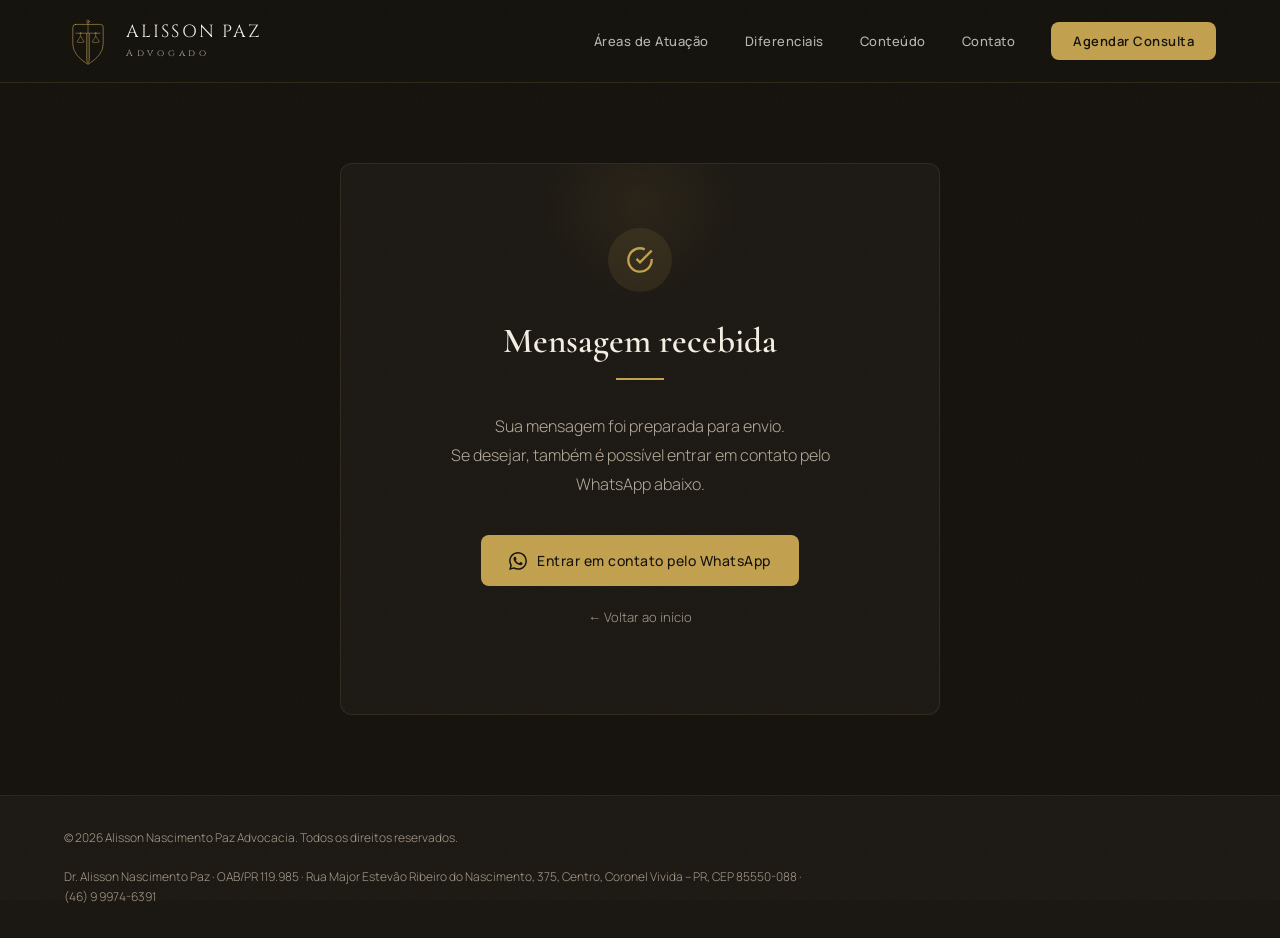
<file: obrigado.html>
<!DOCTYPE html>
<html lang="pt-BR">
<head>
  <meta charset="UTF-8">
  <!-- Favicons -->
  <link rel="icon" href="/favicon.ico" sizes="any">
  <link rel="icon" type="image/svg+xml" href="/favicon.svg">
  <link rel="icon" type="image/png" href="/favicon-48x48.png" sizes="48x48">
  <link rel="icon" type="image/png" href="/favicon-192x192.png" sizes="192x192">
  <link rel="icon" type="image/png" href="/favicon-512x512.png" sizes="512x512">
  <link rel="apple-touch-icon" href="/apple-touch-icon.png">
  <meta name="viewport" content="width=device-width, initial-scale=1.0">
  <title>Mensagem recebida | Alisson Paz Advocacia</title>
  <meta name="description" content="Sua mensagem foi recebida pelo escritório Alisson Paz Advocacia. Em breve entraremos em contato.">
  <meta name="robots" content="noindex, nofollow">
  <link rel="preload" as="font" type="font/woff2" href="assets/fonts/manrope-latin.woff2" crossorigin>
  <link rel="preload" as="font" type="font/woff2" href="assets/fonts/cormorant-garamond-latin.woff2" crossorigin>
  <link rel="preload" as="font" type="font/woff2" href="assets/fonts/cinzel-secondary-latin.woff2" crossorigin>

  <!-- Google tag (gtag.js) -->
  <script async src="https://www.googletagmanager.com/gtag/js?id=G-5J4N177RQL"></script>
  <script>
    window.dataLayer = window.dataLayer || [];
    function gtag(){dataLayer.push(arguments);}
    gtag('js', new Date());
    gtag('config', 'G-5J4N177RQL');
  </script>

  <style>
    *, *::before, *::after { box-sizing: border-box; margin: 0; padding: 0; }

    :root {
      --dark:    #14110D;
      --dark-2:  #1B1712;
      --dark-3:  #241F18;
      --gold:    #C2A14E;
      --gold-lt: #E4D2A0;
      --white:   #F4EFE3;
      --gray:    #8A8073;
      --gray-lt: #5e5648;
      --radius:  6px;
      --tr: 0.35s cubic-bezier(0.4, 0, 0.2, 1);
    }

    ::selection { background: var(--gold); color: var(--dark); }

    html { scroll-behavior: smooth; }

    body {
      background: var(--dark);
      color: var(--white);
      font-family: 'Manrope', sans-serif;
      font-size: 16px;
      line-height: 1.7;
      font-weight: 300;
      -webkit-font-smoothing: antialiased;
      overflow-x: hidden;
      min-height: 100vh;
      display: flex;
      flex-direction: column;
    }

    body::before {
      content: "";
      position: fixed;
      inset: 0;
      z-index: 9999;
      pointer-events: none;
      opacity: .04;
      background-image: url("data:image/svg+xml,%3Csvg xmlns='http://www.w3.org/2000/svg' width='120' height='120'%3E%3Cfilter id='n'%3E%3CfeTurbulence type='fractalNoise' baseFrequency='0.9' numOctaves='2'/%3E%3C/filter%3E%3Crect width='100%25' height='100%25' filter='url(%23n)'/%3E%3C/svg%3E");
    }

    h1, h2, h3, h4 { font-family: 'Cormorant Garamond', serif; line-height: 1.2; }
    a { text-decoration: none; color: inherit; }
    img { max-width: 100%; display: block; }
    .container { max-width: 1200px; margin: 0 auto; padding: 0 24px; }

    /* NAVBAR */
    #navbar {
      background: rgba(20,17,13,0.94);
      backdrop-filter: blur(20px);
      -webkit-backdrop-filter: blur(20px);
      border-bottom: 1px solid rgba(201,168,76,0.15);
      padding: 14px 0;
    }
    .nav-inner { display: flex; align-items: center; justify-content: space-between; }
    .nav-lockup { display: flex; align-items: center; gap: 14px; }
    .nav-mark { height: 54px; width: auto; color: var(--gold); }
    .nav-txt { display: flex; flex-direction: column; line-height: 1; }
    .nav-name { font-family: 'Cinzel', serif; font-size: 1.1rem; letter-spacing: .12em; color: var(--white); }
    .nav-tagline { font-family: 'Cinzel', serif; font-size: .58rem; letter-spacing: .4em; color: var(--gray); margin-top: 7px; }

    .nav-links { display: flex; align-items: center; gap: 36px; list-style: none; }
    .nav-links a {
      font-size: 13px; font-weight: 500; letter-spacing: 0.5px;
      color: rgba(240,237,232,0.75); transition: color var(--tr);
    }
    .nav-links a:hover { color: var(--gold); }
    .nav-cta {
      background: var(--gold); color: var(--dark) !important;
      padding: 10px 22px; border-radius: var(--radius); font-weight: 600 !important;
    }
    .nav-cta:hover { background: var(--gold-lt) !important; }

    /* MAIN */
    main {
      flex: 1;
      display: flex;
      align-items: center;
      justify-content: center;
      padding: 80px 24px;
    }

    .obrigado-card {
      background: var(--dark-2);
      border: 1px solid rgba(201,168,76,0.12);
      border-radius: 16px;
      padding: 64px 56px;
      max-width: 600px;
      width: 100%;
      text-align: center;
      position: relative;
      overflow: hidden;
    }

    .obrigado-card::before {
      content: '';
      position: absolute;
      top: -60px; left: 50%; transform: translateX(-50%);
      width: 200px; height: 200px;
      background: radial-gradient(circle, rgba(201,168,76,0.08) 0%, transparent 70%);
      pointer-events: none;
    }

    .obrigado-icon {
      width: 64px; height: 64px;
      background: rgba(201,168,76,0.1);
      border-radius: 50%;
      display: flex; align-items: center; justify-content: center;
      margin: 0 auto 28px;
      color: var(--gold);
    }

    .obrigado-title {
      font-size: 2.2rem;
      font-weight: 700;
      color: var(--white);
      margin-bottom: 16px;
    }

    .obrigado-text {
      font-size: 1rem;
      color: var(--gray);
      line-height: 1.8;
      margin-bottom: 36px;
      max-width: 440px;
      margin-left: auto;
      margin-right: auto;
    }

    .gold-divider {
      width: 48px; height: 2px;
      background: var(--gold);
      margin: 0 auto 32px;
    }

    .btn {
      display: inline-flex; align-items: center; gap: 10px;
      padding: 14px 28px; border-radius: var(--radius);
      font-size: 14px; font-weight: 500; letter-spacing: 0.5px;
      cursor: pointer; transition: var(--tr); border: none;
    }
    .btn-gold { background: var(--gold); color: var(--dark); }
    .btn-gold:hover { background: var(--gold-lt); transform: translateY(-2px); }

    .back-link {
      display: block;
      margin-top: 20px;
      font-size: 13px;
      color: var(--gray-lt);
      transition: color var(--tr);
    }
    .back-link:hover { color: var(--gold); }

    /* FOOTER */
    footer {
      background: var(--dark-2);
      border-top: 1px solid rgba(255,255,255,0.06);
      padding: 32px 0;
    }
    .footer-bottom {
      display: flex; align-items: center; justify-content: space-between;
      flex-wrap: wrap; gap: 12px;
    }
    .footer-bottom p { font-size: 12px; color: var(--gray-lt); }
    .footer-oab {
      font-size: 12px; color: var(--gray-lt);
      display: flex; align-items: center; gap: 8px;
    }
    .footer-oab::before {
      content: ''; display: inline-block;
      width: 6px; height: 6px;
      background: var(--gold); border-radius: 50%;
    }

    @media (max-width: 768px) {
      .nav-links {
        display: none;
        position: fixed;
        top: 0; left: 0; right: 0; bottom: 0;
        background: rgba(20,17,13,0.97);
        backdrop-filter: blur(24px);
        -webkit-backdrop-filter: blur(24px);
        flex-direction: column;
        justify-content: center;
        align-items: center;
        gap: 28px;
        z-index: 999;
      }
      .nav-links.open { display: flex; }
      .nav-toggle { display: flex; }
      .nav-mark { height: 34px; }
      .nav-name { font-size: .8rem; }
      .nav-tagline { display: none; }
      .obrigado-card { padding: 40px 24px; }
      .obrigado-title { font-size: 1.8rem; }
      .footer-bottom { flex-direction: column; text-align: center; }
    }

    @media (max-width: 480px) {
      .container { padding: 0 18px; }
      .obrigado-card { padding: 32px 18px; }
      .obrigado-title { font-size: 1.6rem; }
    }
  </style>
  <link rel="stylesheet" href="assets/base.css">
  <script>
    gtag('config', 'AW-17974605756');
  </script>
</head>

<body>

<a class="skip-link" href="#main-content">Pular para o conteúdo principal</a>

<!-- GTM: INSERIR SNIPPET BODY (NOSCRIPT) AQUI -->

<!-- NAVBAR -->
<nav id="navbar">
  <div class="container">
    <div class="nav-inner">
      <a href="index.html" class="nav-logo" aria-label="Alisson Paz Advogado — página inicial">
        <div class="nav-lockup">
          <svg class="nav-mark" viewBox="0 0 240 270" fill="none" stroke="currentColor" stroke-width="3" stroke-linecap="round" stroke-linejoin="round" aria-hidden="true">
            <path d="M58,52 L182,52 Q196,52 196,66 L196,150 Q196,206 120,252 Q44,206 44,150 L44,66 Q44,52 58,52 Z"/>
            <circle cx="120" cy="37" r="6.5" stroke-width="2.6"/>
            <line x1="120" y1="43.5" x2="120" y2="96" stroke-width="2.6"/>
            <line x1="60" y1="96" x2="180" y2="96" stroke-width="2.6"/>
            <circle cx="82" cy="96" r="3.2" stroke-width="2"/>
            <circle cx="158" cy="96" r="3.2" stroke-width="2"/>
            <line x1="82" y1="99.2" x2="82" y2="112" stroke-width="2"/>
            <line x1="158" y1="99.2" x2="158" y2="112" stroke-width="2"/>
            <path d="M82,112 L65,140 Q82,147 99,140 Z" stroke-width="2.4"/>
            <path d="M158,112 L141,140 Q158,147 175,140 Z" stroke-width="2.4"/>
            <path d="M113,98 L113,230 L120,247 L127,230 L127,98" stroke-width="2.6"/>
            <line x1="120" y1="100" x2="120" y2="232" stroke-width="2"/>
          </svg>
          <div class="nav-txt">
            <span class="nav-name">ALISSON PAZ</span>
            <span class="nav-tagline">Advogado</span>
          </div>
        </div>
      </a>
      <ul class="nav-links" id="navLinks">
        <li class="nav-close-item">
          <button class="nav-close" id="navClose" type="button" aria-label="Fechar menu">
            <svg width="22" height="22" viewBox="0 0 24 24" fill="none" stroke="currentColor" stroke-width="2.5" stroke-linecap="round" stroke-linejoin="round" aria-hidden="true"><line x1="18" y1="6" x2="6" y2="18"/><line x1="6" y1="6" x2="18" y2="18"/></svg>
          </button>
        </li>
        <li><a href="index.html#atuacao">Áreas de Atuação</a></li>
        <li><a href="index.html#diferenciais">Diferenciais</a></li>
        <li><a href="index.html#conteudo">Conteúdo</a></li>
        <li><a href="index.html#contato">Contato</a></li>
        <li>
          <a href="https://wa.me/5546999746391?text=Ol%C3%A1%2C%20vim%20pelo%20site%20e%20gostaria%20de%20agendar%20uma%20consulta." class="nav-cta" target="_blank" rel="noopener" data-conversion="whatsapp-cta">
            Agendar Consulta
          </a>
        </li>
      </ul>
      <button class="nav-toggle" id="navToggle" type="button" aria-label="Abrir menu" aria-expanded="false" aria-controls="navLinks">
        <span></span><span></span><span></span>
      </button>
    </div>
  </div>
</nav>

<!-- MAIN -->
<main id="main-content">
  <div class="obrigado-card">
    <div class="obrigado-icon">
      <svg width="28" height="28" viewBox="0 0 24 24" fill="none" stroke="currentColor" stroke-width="2"><path d="M22 11.08V12a10 10 0 11-5.93-9.14"/><polyline points="22 4 12 14.01 9 11.01"/></svg>
    </div>
    <h1 class="obrigado-title">Mensagem recebida</h1>
    <div class="gold-divider"></div>
    <p class="obrigado-text">
      Sua mensagem foi preparada para envio.<br>
      Se desejar, também é possível entrar em contato pelo WhatsApp abaixo.
    </p>
    <a href="https://wa.me/5546999746391?text=Ol%C3%A1%2C%20preciso%20de%20atendimento%20imediato." class="btn btn-gold" target="_blank" rel="noopener" data-conversion="whatsapp-cta">
      <svg width="18" height="18" viewBox="0 0 24 24" fill="currentColor"><path d="M17.472 14.382c-.297-.149-1.758-.867-2.03-.967-.273-.099-.471-.148-.67.15-.197.297-.767.966-.94 1.164-.173.199-.347.223-.644.075-.297-.15-1.255-.463-2.39-1.475-.883-.788-1.48-1.761-1.653-2.059-.173-.297-.018-.458.13-.606.134-.133.298-.347.446-.52.149-.174.198-.298.298-.497.099-.198.05-.371-.025-.52-.075-.149-.669-1.612-.916-2.207-.242-.579-.487-.5-.669-.51-.173-.008-.371-.01-.57-.01-.198 0-.52.074-.792.372-.272.297-1.04 1.016-1.04 2.479 0 1.462 1.065 2.875 1.213 3.074.149.198 2.096 3.2 5.077 4.487.709.306 1.262.489 1.694.625.712.227 1.36.195 1.871.118.571-.085 1.758-.719 2.006-1.413.248-.694.248-1.289.173-1.413-.074-.124-.272-.198-.57-.347m-5.421 7.403h-.004a9.87 9.87 0 01-5.031-1.378l-.361-.214-3.741.982.998-3.648-.235-.374a9.86 9.86 0 01-1.51-5.26c.001-5.45 4.436-9.884 9.888-9.884 2.64 0 5.122 1.03 6.988 2.898a9.825 9.825 0 012.893 6.994c-.003 5.45-4.437 9.884-9.885 9.884m8.413-18.297A11.815 11.815 0 0012.05 0C5.495 0 .16 5.335.157 11.892c0 2.096.547 4.142 1.588 5.945L.057 24l6.305-1.654a11.882 11.882 0 005.683 1.448h.005c6.554 0 11.89-5.335 11.893-11.893a11.821 11.821 0 00-3.48-8.413z"/></svg>
      Entrar em contato pelo WhatsApp
    </a>
    <a href="index.html" class="back-link">← Voltar ao início</a>
  </div>
</main>

<!-- FOOTER -->
<footer>
  <div class="container">
    <div class="footer-bottom">
      <p>© <span id="year"></span> Alisson Nascimento Paz Advocacia. Todos os direitos reservados.</p>
      <p class="footer-nap">Dr. Alisson Nascimento Paz · OAB/PR 119.985 · Rua Major Estevão Ribeiro do Nascimento, 375, Centro, Coronel Vivida – PR, CEP 85550-088 · (46) 9 9974-6391</p>
    </div>
  </div>
</footer>

<script src="assets/site.js" defer></script>
<script>
  // Conversão de formulário: a flag é gravada no #contactForm (index.html)
  // logo antes do redirect para esta página. Removê-la antes de emitir o
  // evento impede que um refresh ou acesso direto a obrigado.html gere
  // lead_form_submit novamente.
  (() => {
    const submitted = sessionStorage.getItem('lead_form_submitted') === '1';
    if (submitted) {
      sessionStorage.removeItem('lead_form_submitted');
      if (typeof window.gtag === 'function') {
        gtag('event', 'lead_form_submit', {
          send_to: 'G-5J4N177RQL',
          form_id: 'contactForm'
        });
      }
    }
  })();
</script>

</body>
</html>
</file>
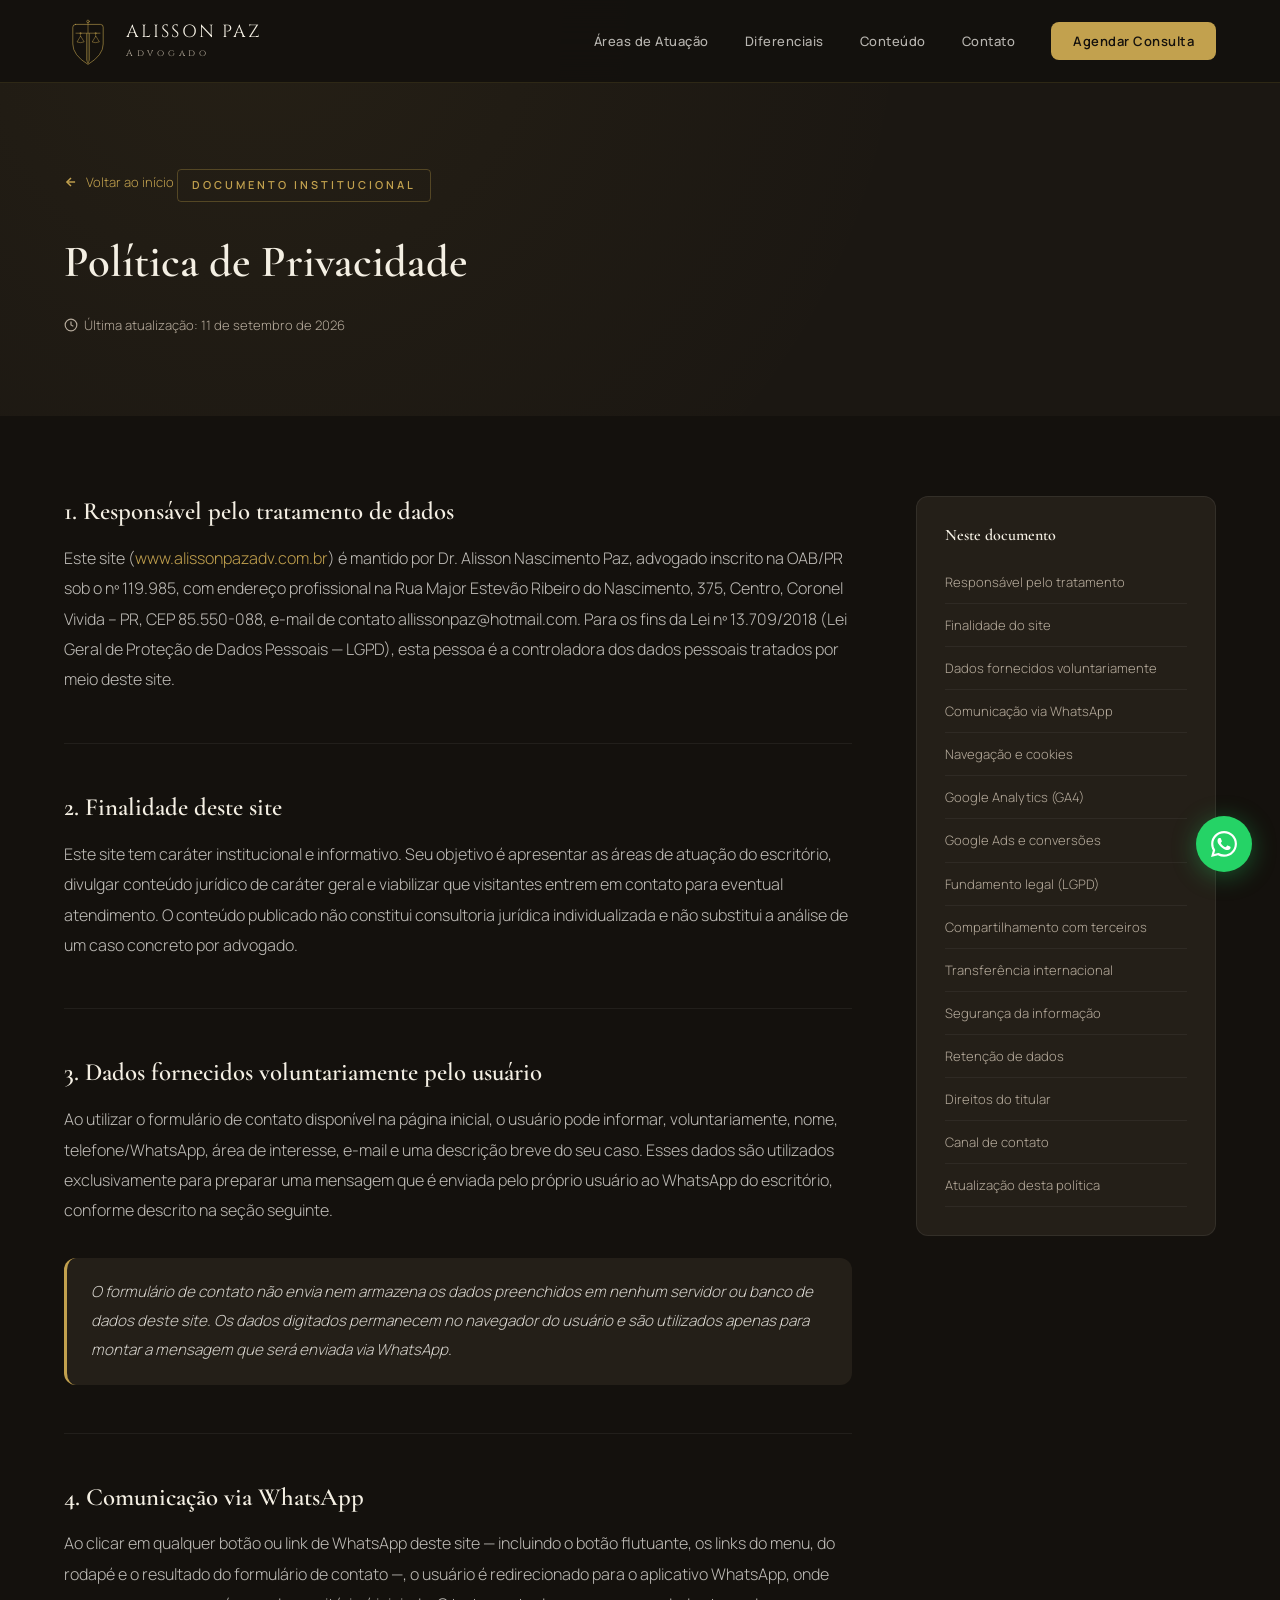
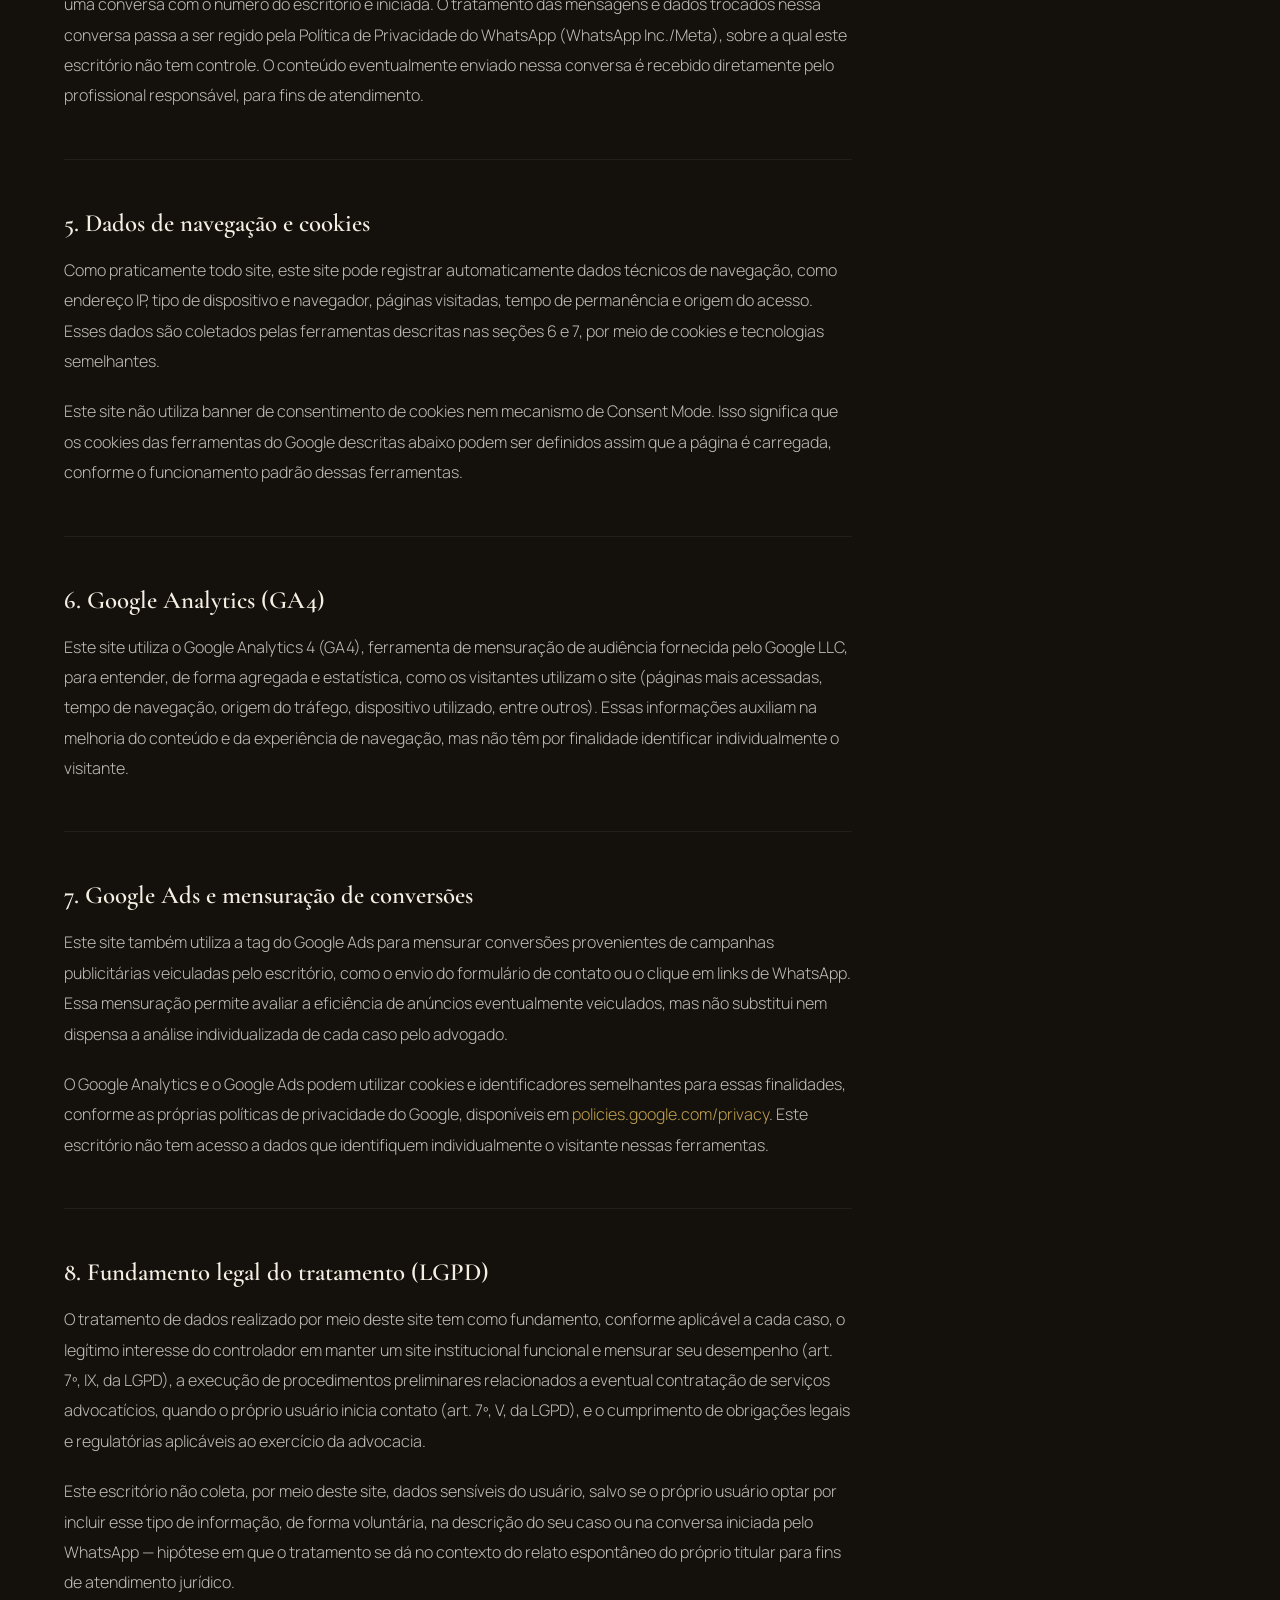
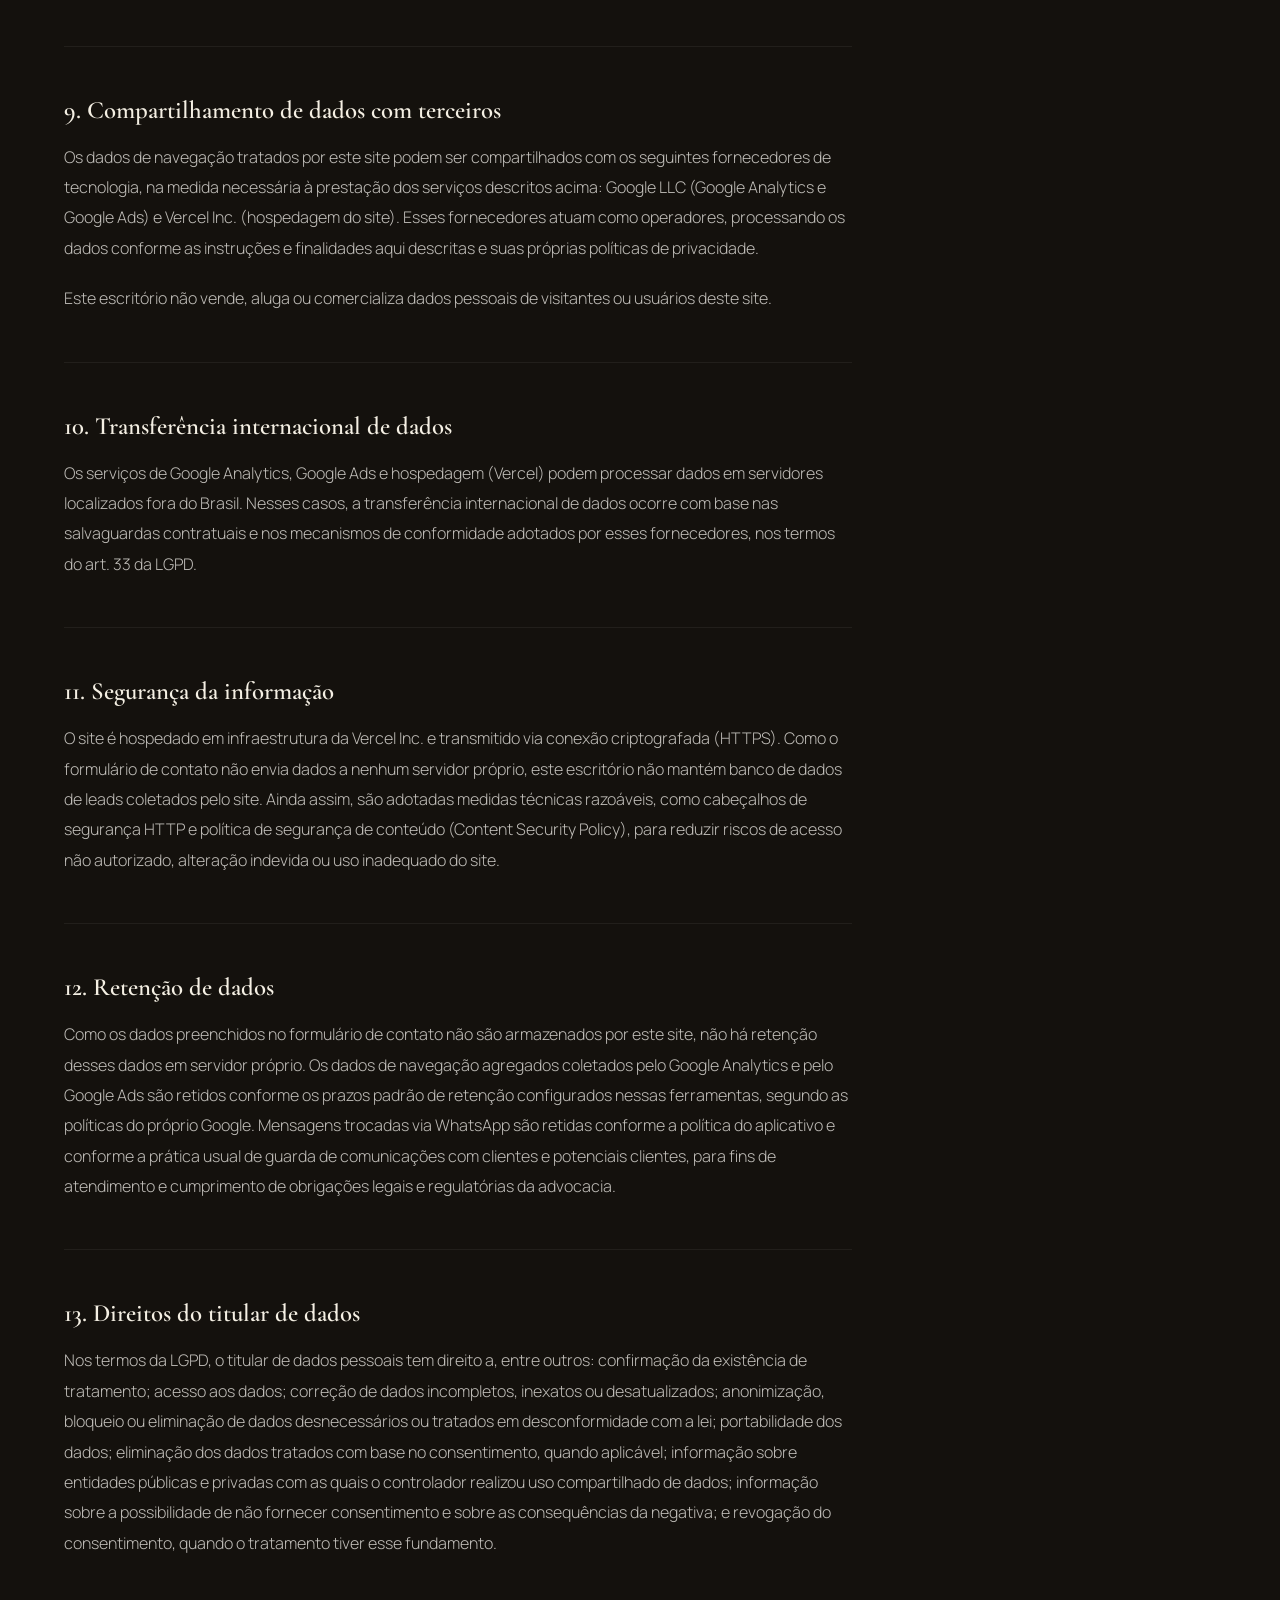
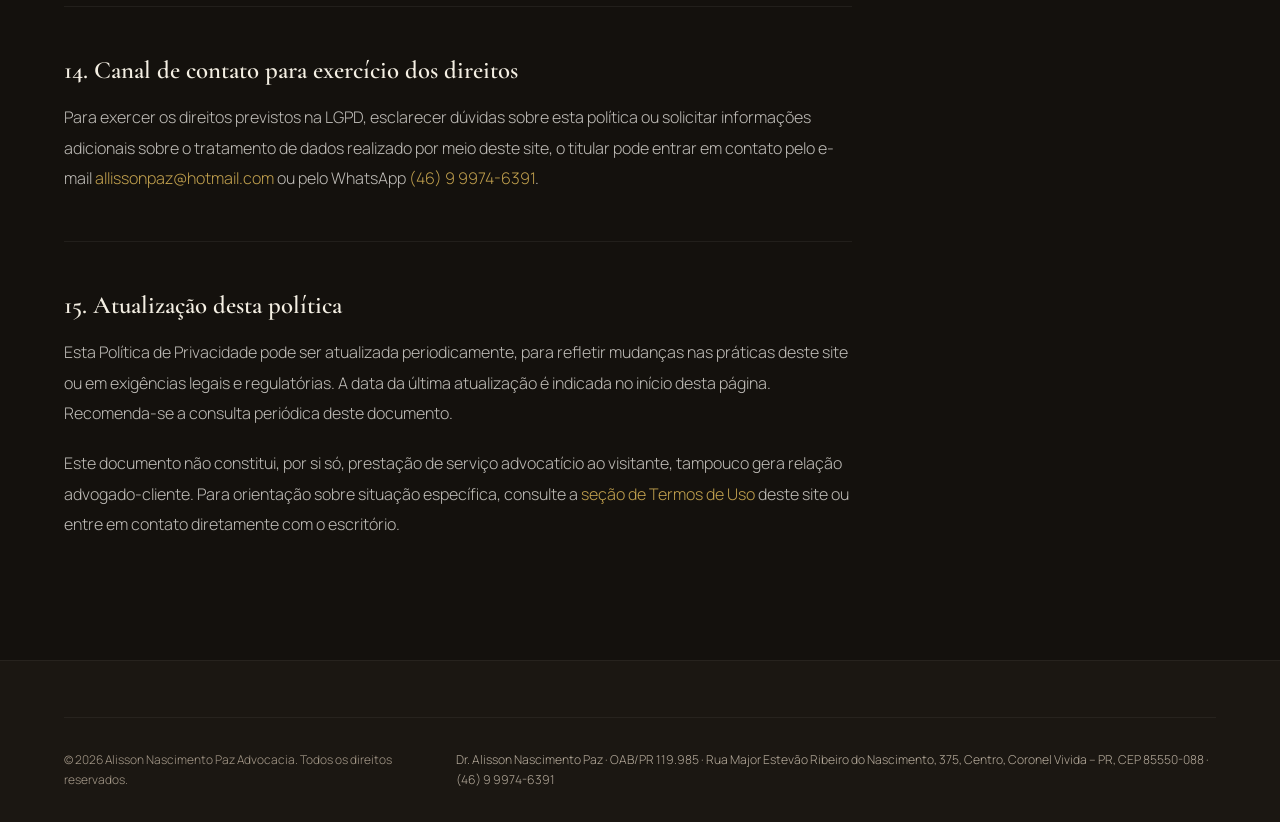
<file: politica-de-privacidade.html>
<!DOCTYPE html>
<html lang="pt-BR">
<head>
  <meta charset="UTF-8">
  <!-- Favicons -->
  <link rel="icon" href="/favicon.ico" sizes="any">
  <link rel="icon" type="image/svg+xml" href="/favicon.svg">
  <link rel="icon" type="image/png" href="/favicon-48x48.png" sizes="48x48">
  <link rel="icon" type="image/png" href="/favicon-192x192.png" sizes="192x192">
  <link rel="icon" type="image/png" href="/favicon-512x512.png" sizes="512x512">
  <link rel="apple-touch-icon" href="/apple-touch-icon.png">
  <meta name="viewport" content="width=device-width, initial-scale=1.0">
  <title>Política de Privacidade | Alisson Paz Advocacia</title>
  <meta name="description" content="Política de privacidade do site Alisson Paz Advocacia: dados coletados, finalidades, uso de Google Analytics e Google Ads, e direitos do titular conforme a LGPD.">
  <meta name="robots" content="index, follow">
  <link rel="canonical" href="https://www.alissonpazadv.com.br/politica-de-privacidade.html">
  <meta property="og:locale" content="pt_BR">
  <meta property="og:type" content="article">
  <meta property="og:site_name" content="Alisson Paz Advocacia">
  <meta property="og:title" content="Política de Privacidade | Alisson Paz Advocacia">
  <meta property="og:description" content="Política de privacidade do site Alisson Paz Advocacia: dados coletados, finalidades, uso de Google Analytics e Google Ads, e direitos do titular conforme a LGPD.">
  <meta property="og:url" content="https://www.alissonpazadv.com.br/politica-de-privacidade.html">
  <meta property="og:image" content="https://www.alissonpazadv.com.br/favicon-512x512.png">
  <meta property="og:image:alt" content="Marca Alisson Paz Advocacia">
  <meta name="twitter:card" content="summary">
  <meta name="twitter:title" content="Política de Privacidade | Alisson Paz Advocacia">
  <meta name="twitter:description" content="Política de privacidade do site Alisson Paz Advocacia: dados coletados, finalidades, uso de Google Analytics e Google Ads, e direitos do titular conforme a LGPD.">
  <meta name="twitter:image" content="https://www.alissonpazadv.com.br/favicon-512x512.png">
  <script type="application/ld+json">
  {
    "@context": "https://schema.org",
    "@type": "WebPage",
    "name": "Política de Privacidade",
    "url": "https://www.alissonpazadv.com.br/politica-de-privacidade.html",
    "inLanguage": "pt-BR",
    "isPartOf": { "@id": "https://www.alissonpazadv.com.br/#escritorio" },
    "publisher": { "@type": "LegalService", "name": "Alisson Nascimento Paz Advocacia", "url": "https://www.alissonpazadv.com.br/" }
  }
  </script>
  <link rel="preload" as="font" type="font/woff2" href="assets/fonts/manrope-latin.woff2" crossorigin>
  <link rel="preload" as="font" type="font/woff2" href="assets/fonts/cormorant-garamond-latin.woff2" crossorigin>
  <link rel="preload" as="font" type="font/woff2" href="assets/fonts/cinzel-secondary-latin.woff2" crossorigin>

  <!-- Google tag (gtag.js) -->
  <script async src="https://www.googletagmanager.com/gtag/js?id=G-5J4N177RQL"></script>
  <script>
    window.dataLayer = window.dataLayer || [];
    function gtag(){dataLayer.push(arguments);}
    gtag('js', new Date());
    gtag('config', 'G-5J4N177RQL');
  </script>

  <style>
    *, *::before, *::after { box-sizing: border-box; margin: 0; padding: 0; }

    :root {
      --dark:    #14110D;
      --dark-2:  #1B1712;
      --dark-3:  #241F18;
      --dark-4:  #332C22;
      --gold:    #C2A14E;
      --gold-lt: #E4D2A0;
      --white:   #F4EFE3;
      --gray:    #8A8073;
      --gray-lt: #5e5648;
      --radius:  6px;
      --tr: 0.35s cubic-bezier(0.4, 0, 0.2, 1);
    }

    ::selection { background: var(--gold); color: var(--dark); }

    html { scroll-behavior: smooth; }

    body {
      background: var(--dark);
      color: var(--white);
      font-family: 'Manrope', sans-serif;
      font-size: 16px;
      line-height: 1.7;
      font-weight: 300;
      -webkit-font-smoothing: antialiased;
      overflow-x: hidden;
    }

    h1, h2, h3, h4 { font-family: 'Cormorant Garamond', serif; line-height: 1.25; }
    a { text-decoration: none; color: inherit; }
    img { max-width: 100%; display: block; }
    .container { max-width: 1200px; margin: 0 auto; padding: 0 24px; width: 100%; }

    #navbar {
      position: fixed;
      top: 0; left: 0; right: 0;
      z-index: 1000;
      padding: 14px 0;
      transition: var(--tr);
      background: rgba(20,17,13,0.94);
      backdrop-filter: blur(20px);
      -webkit-backdrop-filter: blur(20px);
      border-bottom: 1px solid rgba(201,168,76,0.15);
    }

    .nav-inner { display: flex; align-items: center; justify-content: space-between; }
    .nav-lockup { display: flex; align-items: center; gap: 14px; }
    .nav-mark { height: 54px; width: auto; color: var(--gold); }
    .nav-txt { display: flex; flex-direction: column; line-height: 1; }
    .nav-name { font-family: 'Cinzel', serif; font-size: 1.1rem; letter-spacing: .12em; color: var(--white); }
    .nav-tagline { font-family: 'Cinzel', serif; font-size: .58rem; letter-spacing: .4em; color: var(--gray); margin-top: 7px; }

    .nav-links {
      display: flex;
      align-items: center;
      gap: 36px;
      list-style: none;
    }

    .nav-links a {
      font-size: 13px;
      font-weight: 500;
      letter-spacing: 0.5px;
      color: rgba(240,237,232,0.75);
      transition: color var(--tr);
    }
    .nav-links a:hover { color: var(--gold); }

    .nav-cta {
      background: var(--gold);
      color: var(--dark) !important;
      padding: 10px 22px;
      border-radius: var(--radius);
      font-weight: 600 !important;
    }
    .nav-cta:hover { background: var(--gold-lt) !important; }

    .nav-toggle {
      display: none;
      flex-direction: column;
      gap: 5px;
      cursor: pointer;
      padding: 4px;
      z-index: 1001;
      position: relative;
    }
    .nav-toggle span { display: block; width: 22px; height: 2px; background: var(--white); transition: var(--tr); }

    .article-hero {
      position: relative;
      padding: 160px 0 80px;
      overflow: hidden;
      background: var(--dark-2);
    }

    .article-hero-overlay {
      position: absolute;
      inset: 0;
      background: radial-gradient(circle at 20% 0%, rgba(201,168,76,0.06) 0%, transparent 60%);
    }

    .article-hero-inner {
      position: relative;
      z-index: 2;
      max-width: 760px;
    }

    .back-link {
      display: inline-flex;
      align-items: center;
      gap: 8px;
      font-size: 13px;
      color: var(--gold);
      margin-bottom: 32px;
      transition: gap var(--tr);
    }
    .back-link:hover { gap: 12px; }
    .back-link svg { transform: rotate(180deg); }

    .article-category {
      display: inline-block;
      font-size: 11px;
      font-weight: 600;
      letter-spacing: 3px;
      text-transform: uppercase;
      color: var(--gold);
      margin-bottom: 20px;
      padding: 6px 14px;
      border: 1px solid rgba(201,168,76,0.3);
      border-radius: 4px;
    }

    .article-hero h1 {
      font-size: clamp(1.8rem, 3.5vw, 3rem);
      font-weight: 700;
      color: var(--white);
      margin-bottom: 24px;
      line-height: 1.2;
    }

    .article-hero-meta {
      display: flex;
      align-items: center;
      gap: 24px;
      font-size: 13px;
      color: var(--gray);
    }

    .article-hero-meta span {
      display: flex;
      align-items: center;
      gap: 6px;
    }

    .article-layout {
      display: grid;
      grid-template-columns: 1fr 300px;
      gap: 64px;
      padding: 80px 0 100px;
      align-items: start;
    }

    .article-content h2 {
      font-size: 1.55rem;
      font-weight: 600;
      color: var(--white);
      margin: 48px 0 16px;
      padding-top: 48px;
      border-top: 1px solid rgba(255,255,255,0.06);
    }

    .article-content h2:first-child {
      margin-top: 0;
      padding-top: 0;
      border-top: none;
    }

    .article-content p {
      font-size: 1rem;
      color: rgba(240,237,232,0.78);
      line-height: 1.9;
      margin-bottom: 20px;
    }

    .article-content ul, .article-content ol {
      padding-left: 24px;
      margin-bottom: 24px;
    }

    .article-content li {
      font-size: 1rem;
      color: rgba(240,237,232,0.78);
      line-height: 1.9;
      margin-bottom: 10px;
    }

    .article-highlight {
      background: var(--dark-3);
      border-left: 3px solid var(--gold);
      padding: 20px 24px;
      border-radius: 0 8px 8px 0;
      margin: 32px 0;
    }

    .article-highlight p { margin: 0; font-size: 0.95rem; color: rgba(240,237,232,0.85); font-style: italic; }

    .article-sidebar { position: sticky; top: 110px; }

    .sidebar-card {
      background: var(--dark-3);
      border: 1px solid rgba(255,255,255,0.07);
      border-radius: 12px;
      padding: 28px;
      margin-bottom: 20px;
    }

    .sidebar-card h2 { font-size: 1rem; font-weight: 600; color: var(--white); margin-bottom: 16px; }

    .sidebar-toc { list-style: none; padding: 0; }
    .sidebar-toc li { border-bottom: 1px solid rgba(255,255,255,0.05); }
    .sidebar-toc a { display: block; padding: 10px 0; font-size: 13px; color: var(--gray); transition: color var(--tr); }
    .sidebar-toc a:hover { color: var(--gold); }

    footer {
      background: var(--dark-2);
      border-top: 1px solid rgba(255,255,255,0.05);
      padding: 56px 0 32px;
    }

    .footer-bottom {
      display: flex;
      justify-content: space-between;
      align-items: center;
      padding-top: 32px;
      border-top: 1px solid rgba(255,255,255,0.05);
      font-size: 12px;
      color: var(--gray-lt);
    }

    .whatsapp-float {
      position: fixed;
      bottom: 28px; right: 28px;
      z-index: 999;
      display: flex;
      align-items: center;
      gap: 10px;
    }

    .whatsapp-btn {
      width: 56px; height: 56px;
      background: #25D366;
      border-radius: 50%;
      display: flex; align-items: center; justify-content: center;
      box-shadow: 0 4px 24px rgba(37,211,102,0.35);
      transition: var(--tr);
      color: white;
    }
    .whatsapp-btn:hover { transform: scale(1.1); }

    @media (max-width: 1024px) {
      .article-layout { grid-template-columns: 1fr; gap: 48px; }
      .article-sidebar { position: static; }
    }

    @media (max-width: 768px) {
      .nav-links {
        display: none;
        position: fixed;
        top: 0; left: 0; right: 0; bottom: 0;
        background: rgba(20,17,13,0.97);
        backdrop-filter: blur(24px);
        -webkit-backdrop-filter: blur(24px);
        flex-direction: column;
        justify-content: center;
        align-items: center;
        gap: 28px;
        z-index: 999;
      }
      .nav-links.open { display: flex; }
      .nav-links.open a { font-size: 1.3rem; letter-spacing: .04em; }
      .nav-links.open .nav-cta { font-size: 1rem !important; padding: 14px 32px; margin-top: 8px; }
      .nav-toggle { display: flex; }
      .nav-mark { height: 34px; }
      .nav-name { font-size: .8rem; }
      .nav-tagline { display: none; }
      .whatsapp-label { display: none; }
      .whatsapp-float { bottom: 20px; right: 20px; }
      .article-hero { padding: 130px 0 56px; }
      .article-hero h1 { font-size: clamp(1.8rem, 7vw, 2.5rem); line-height: 1.15; }
      .article-hero-meta { flex-wrap: wrap; gap: 14px; }
      .article-content h2 { font-size: clamp(1.2rem, 5vw, 1.55rem); margin: 32px 0 12px; padding-top: 32px; }
      .article-layout { padding: 48px 0 64px; gap: 40px; }
      .sidebar-card { padding: 20px; }
    }

    @media (max-width: 480px) {
      .container { padding: 0 18px; }
      .article-hero { padding: 110px 0 44px; }
      .article-hero h1 { font-size: clamp(1.65rem, 8.5vw, 2rem); }
      .article-hero-meta { font-size: 12px; gap: 12px; }
      .article-layout { padding: 36px 0 52px; }
      .article-content p { font-size: .95rem; }
      .article-highlight { padding: 16px 18px; }
    }
  </style>
  <link rel="stylesheet" href="assets/base.css">
  <script>
    gtag('config', 'AW-17974605756');
  </script>
</head>

<body>

<a class="skip-link" href="#main-content">Pular para o conteúdo principal</a>

<nav id="navbar">
  <div class="container">
    <div class="nav-inner">
      <a href="index.html" class="nav-logo" aria-label="Alisson Paz Advogado — página inicial">
        <div class="nav-lockup">
          <svg class="nav-mark" viewBox="0 0 240 270" fill="none" stroke="currentColor" stroke-width="3" stroke-linecap="round" stroke-linejoin="round" aria-hidden="true">
            <path d="M58,52 L182,52 Q196,52 196,66 L196,150 Q196,206 120,252 Q44,206 44,150 L44,66 Q44,52 58,52 Z"/>
            <circle cx="120" cy="37" r="6.5" stroke-width="2.6"/>
            <line x1="120" y1="43.5" x2="120" y2="96" stroke-width="2.6"/>
            <line x1="60" y1="96" x2="180" y2="96" stroke-width="2.6"/>
            <circle cx="82" cy="96" r="3.2" stroke-width="2"/>
            <circle cx="158" cy="96" r="3.2" stroke-width="2"/>
            <line x1="82" y1="99.2" x2="82" y2="112" stroke-width="2"/>
            <line x1="158" y1="99.2" x2="158" y2="112" stroke-width="2"/>
            <path d="M82,112 L65,140 Q82,147 99,140 Z" stroke-width="2.4"/>
            <path d="M158,112 L141,140 Q158,147 175,140 Z" stroke-width="2.4"/>
            <path d="M113,98 L113,230 L120,247 L127,230 L127,98" stroke-width="2.6"/>
            <line x1="120" y1="100" x2="120" y2="232" stroke-width="2"/>
          </svg>
          <div class="nav-txt">
            <span class="nav-name">ALISSON PAZ</span>
            <span class="nav-tagline">Advogado</span>
          </div>
        </div>
      </a>
      <ul class="nav-links" id="navLinks">
        <li class="nav-close-item">
          <button class="nav-close" id="navClose" type="button" aria-label="Fechar menu">
            <svg width="22" height="22" viewBox="0 0 24 24" fill="none" stroke="currentColor" stroke-width="2.5" stroke-linecap="round" stroke-linejoin="round" aria-hidden="true"><line x1="18" y1="6" x2="6" y2="18"/><line x1="6" y1="6" x2="18" y2="18"/></svg>
          </button>
        </li>
        <li><a href="index.html#atuacao">Áreas de Atuação</a></li>
        <li><a href="index.html#diferenciais">Diferenciais</a></li>
        <li><a href="index.html#conteudo">Conteúdo</a></li>
        <li><a href="index.html#contato">Contato</a></li>
        <li>
          <a href="https://wa.me/5546999746391?text=Ol%C3%A1%2C%20vim%20pelo%20site%20e%20gostaria%20de%20agendar%20uma%20consulta." class="nav-cta" target="_blank" rel="noopener" data-conversion="whatsapp-cta">
            Agendar Consulta
          </a>
        </li>
      </ul>
      <button class="nav-toggle" id="navToggle" type="button" aria-label="Abrir menu" aria-expanded="false" aria-controls="navLinks">
        <span></span><span></span><span></span>
      </button>
    </div>
  </div>
</nav>

<main id="main-content">

<div class="article-hero">
  <div class="article-hero-overlay"></div>
  <div class="container">
    <div class="article-hero-inner">
      <a href="index.html" class="back-link">
        <svg width="14" height="14" viewBox="0 0 24 24" fill="none" stroke="currentColor" stroke-width="2.5"><line x1="5" y1="12" x2="19" y2="12"/><polyline points="12 5 19 12 12 19"/></svg>
        Voltar ao início
      </a>
      <span class="article-category">Documento institucional</span>
      <h1>Política de Privacidade</h1>
      <div class="article-hero-meta">
        <span>
          <svg width="14" height="14" viewBox="0 0 24 24" fill="none" stroke="currentColor" stroke-width="2"><circle cx="12" cy="12" r="10"/><polyline points="12 6 12 12 16 14"/></svg>
          Última atualização: 11 de setembro de 2026
        </span>
      </div>
    </div>
  </div>
</div>

<div class="container">
  <div class="article-layout">

    <article class="article-content">

      <h2 id="secao-1">1. Responsável pelo tratamento de dados</h2>
      <p>Este site (<a href="https://www.alissonpazadv.com.br/" style="color: var(--gold);">www.alissonpazadv.com.br</a>) é mantido por Dr. Alisson Nascimento Paz, advogado inscrito na OAB/PR sob o nº 119.985, com endereço profissional na Rua Major Estevão Ribeiro do Nascimento, 375, Centro, Coronel Vivida – PR, CEP 85.550-088, e-mail de contato allissonpaz@hotmail.com. Para os fins da Lei nº 13.709/2018 (Lei Geral de Proteção de Dados Pessoais — LGPD), esta pessoa é a controladora dos dados pessoais tratados por meio deste site.</p>

      <h2 id="secao-2">2. Finalidade deste site</h2>
      <p>Este site tem caráter institucional e informativo. Seu objetivo é apresentar as áreas de atuação do escritório, divulgar conteúdo jurídico de caráter geral e viabilizar que visitantes entrem em contato para eventual atendimento. O conteúdo publicado não constitui consultoria jurídica individualizada e não substitui a análise de um caso concreto por advogado.</p>

      <h2 id="secao-3">3. Dados fornecidos voluntariamente pelo usuário</h2>
      <p>Ao utilizar o formulário de contato disponível na página inicial, o usuário pode informar, voluntariamente, nome, telefone/WhatsApp, área de interesse, e-mail e uma descrição breve do seu caso. Esses dados são utilizados exclusivamente para preparar uma mensagem que é enviada pelo próprio usuário ao WhatsApp do escritório, conforme descrito na seção seguinte.</p>
      <div class="article-highlight">
        <p>O formulário de contato não envia nem armazena os dados preenchidos em nenhum servidor ou banco de dados deste site. Os dados digitados permanecem no navegador do usuário e são utilizados apenas para montar a mensagem que será enviada via WhatsApp.</p>
      </div>

      <h2 id="secao-4">4. Comunicação via WhatsApp</h2>
      <p>Ao clicar em qualquer botão ou link de WhatsApp deste site — incluindo o botão flutuante, os links do menu, do rodapé e o resultado do formulário de contato —, o usuário é redirecionado para o aplicativo WhatsApp, onde uma conversa com o número do escritório é iniciada. O tratamento das mensagens e dados trocados nessa conversa passa a ser regido pela Política de Privacidade do WhatsApp (WhatsApp Inc./Meta), sobre a qual este escritório não tem controle. O conteúdo eventualmente enviado nessa conversa é recebido diretamente pelo profissional responsável, para fins de atendimento.</p>

      <h2 id="secao-5">5. Dados de navegação e cookies</h2>
      <p>Como praticamente todo site, este site pode registrar automaticamente dados técnicos de navegação, como endereço IP, tipo de dispositivo e navegador, páginas visitadas, tempo de permanência e origem do acesso. Esses dados são coletados pelas ferramentas descritas nas seções 6 e 7, por meio de cookies e tecnologias semelhantes.</p>
      <p>Este site não utiliza banner de consentimento de cookies nem mecanismo de Consent Mode. Isso significa que os cookies das ferramentas do Google descritas abaixo podem ser definidos assim que a página é carregada, conforme o funcionamento padrão dessas ferramentas.</p>

      <h2 id="secao-6">6. Google Analytics (GA4)</h2>
      <p>Este site utiliza o Google Analytics 4 (GA4), ferramenta de mensuração de audiência fornecida pelo Google LLC, para entender, de forma agregada e estatística, como os visitantes utilizam o site (páginas mais acessadas, tempo de navegação, origem do tráfego, dispositivo utilizado, entre outros). Essas informações auxiliam na melhoria do conteúdo e da experiência de navegação, mas não têm por finalidade identificar individualmente o visitante.</p>

      <h2 id="secao-7">7. Google Ads e mensuração de conversões</h2>
      <p>Este site também utiliza a tag do Google Ads para mensurar conversões provenientes de campanhas publicitárias veiculadas pelo escritório, como o envio do formulário de contato ou o clique em links de WhatsApp. Essa mensuração permite avaliar a eficiência de anúncios eventualmente veiculados, mas não substitui nem dispensa a análise individualizada de cada caso pelo advogado.</p>
      <p>O Google Analytics e o Google Ads podem utilizar cookies e identificadores semelhantes para essas finalidades, conforme as próprias políticas de privacidade do Google, disponíveis em <span style="color: var(--gold);">policies.google.com/privacy</span>. Este escritório não tem acesso a dados que identifiquem individualmente o visitante nessas ferramentas.</p>

      <h2 id="secao-8">8. Fundamento legal do tratamento (LGPD)</h2>
      <p>O tratamento de dados realizado por meio deste site tem como fundamento, conforme aplicável a cada caso, o legítimo interesse do controlador em manter um site institucional funcional e mensurar seu desempenho (art. 7º, IX, da LGPD), a execução de procedimentos preliminares relacionados a eventual contratação de serviços advocatícios, quando o próprio usuário inicia contato (art. 7º, V, da LGPD), e o cumprimento de obrigações legais e regulatórias aplicáveis ao exercício da advocacia.</p>
      <p>Este escritório não coleta, por meio deste site, dados sensíveis do usuário, salvo se o próprio usuário optar por incluir esse tipo de informação, de forma voluntária, na descrição do seu caso ou na conversa iniciada pelo WhatsApp — hipótese em que o tratamento se dá no contexto do relato espontâneo do próprio titular para fins de atendimento jurídico.</p>

      <h2 id="secao-9">9. Compartilhamento de dados com terceiros</h2>
      <p>Os dados de navegação tratados por este site podem ser compartilhados com os seguintes fornecedores de tecnologia, na medida necessária à prestação dos serviços descritos acima: Google LLC (Google Analytics e Google Ads) e Vercel Inc. (hospedagem do site). Esses fornecedores atuam como operadores, processando os dados conforme as instruções e finalidades aqui descritas e suas próprias políticas de privacidade.</p>
      <p>Este escritório não vende, aluga ou comercializa dados pessoais de visitantes ou usuários deste site.</p>

      <h2 id="secao-10">10. Transferência internacional de dados</h2>
      <p>Os serviços de Google Analytics, Google Ads e hospedagem (Vercel) podem processar dados em servidores localizados fora do Brasil. Nesses casos, a transferência internacional de dados ocorre com base nas salvaguardas contratuais e nos mecanismos de conformidade adotados por esses fornecedores, nos termos do art. 33 da LGPD.</p>

      <h2 id="secao-11">11. Segurança da informação</h2>
      <p>O site é hospedado em infraestrutura da Vercel Inc. e transmitido via conexão criptografada (HTTPS). Como o formulário de contato não envia dados a nenhum servidor próprio, este escritório não mantém banco de dados de leads coletados pelo site. Ainda assim, são adotadas medidas técnicas razoáveis, como cabeçalhos de segurança HTTP e política de segurança de conteúdo (Content Security Policy), para reduzir riscos de acesso não autorizado, alteração indevida ou uso inadequado do site.</p>

      <h2 id="secao-12">12. Retenção de dados</h2>
      <p>Como os dados preenchidos no formulário de contato não são armazenados por este site, não há retenção desses dados em servidor próprio. Os dados de navegação agregados coletados pelo Google Analytics e pelo Google Ads são retidos conforme os prazos padrão de retenção configurados nessas ferramentas, segundo as políticas do próprio Google. Mensagens trocadas via WhatsApp são retidas conforme a política do aplicativo e conforme a prática usual de guarda de comunicações com clientes e potenciais clientes, para fins de atendimento e cumprimento de obrigações legais e regulatórias da advocacia.</p>

      <h2 id="secao-13">13. Direitos do titular de dados</h2>
      <p>Nos termos da LGPD, o titular de dados pessoais tem direito a, entre outros: confirmação da existência de tratamento; acesso aos dados; correção de dados incompletos, inexatos ou desatualizados; anonimização, bloqueio ou eliminação de dados desnecessários ou tratados em desconformidade com a lei; portabilidade dos dados; eliminação dos dados tratados com base no consentimento, quando aplicável; informação sobre entidades públicas e privadas com as quais o controlador realizou uso compartilhado de dados; informação sobre a possibilidade de não fornecer consentimento e sobre as consequências da negativa; e revogação do consentimento, quando o tratamento tiver esse fundamento.</p>

      <h2 id="secao-14">14. Canal de contato para exercício dos direitos</h2>
      <p>Para exercer os direitos previstos na LGPD, esclarecer dúvidas sobre esta política ou solicitar informações adicionais sobre o tratamento de dados realizado por meio deste site, o titular pode entrar em contato pelo e-mail <span style="color: var(--gold);">allissonpaz@hotmail.com</span> ou pelo WhatsApp <span style="color: var(--gold);">(46) 9 9974-6391</span>.</p>

      <h2 id="secao-15">15. Atualização desta política</h2>
      <p>Esta Política de Privacidade pode ser atualizada periodicamente, para refletir mudanças nas práticas deste site ou em exigências legais e regulatórias. A data da última atualização é indicada no início desta página. Recomenda-se a consulta periódica deste documento.</p>

      <p>Este documento não constitui, por si só, prestação de serviço advocatício ao visitante, tampouco gera relação advogado-cliente. Para orientação sobre situação específica, consulte a <a href="termos-de-uso.html" style="color: var(--gold);">seção de Termos de Uso</a> deste site ou entre em contato diretamente com o escritório.</p>

    </article>

    <aside class="article-sidebar">
      <div class="sidebar-card">
        <h2>Neste documento</h2>
        <ul class="sidebar-toc">
          <li><a href="#secao-1">Responsável pelo tratamento</a></li>
          <li><a href="#secao-2">Finalidade do site</a></li>
          <li><a href="#secao-3">Dados fornecidos voluntariamente</a></li>
          <li><a href="#secao-4">Comunicação via WhatsApp</a></li>
          <li><a href="#secao-5">Navegação e cookies</a></li>
          <li><a href="#secao-6">Google Analytics (GA4)</a></li>
          <li><a href="#secao-7">Google Ads e conversões</a></li>
          <li><a href="#secao-8">Fundamento legal (LGPD)</a></li>
          <li><a href="#secao-9">Compartilhamento com terceiros</a></li>
          <li><a href="#secao-10">Transferência internacional</a></li>
          <li><a href="#secao-11">Segurança da informação</a></li>
          <li><a href="#secao-12">Retenção de dados</a></li>
          <li><a href="#secao-13">Direitos do titular</a></li>
          <li><a href="#secao-14">Canal de contato</a></li>
          <li><a href="#secao-15">Atualização desta política</a></li>
        </ul>
      </div>
    </aside>

  </div>
</div>

</main>

<footer>
  <div class="container">
    <div class="footer-bottom">
      <p>© <span id="year"></span> Alisson Nascimento Paz Advocacia. Todos os direitos reservados.</p>
      <p class="footer-nap">Dr. Alisson Nascimento Paz · OAB/PR 119.985 · Rua Major Estevão Ribeiro do Nascimento, 375, Centro, Coronel Vivida – PR, CEP 85550-088 · (46) 9 9974-6391</p>
    </div>
  </div>
</footer>

<div class="whatsapp-float">
  <a href="https://wa.me/5546999746391?text=Ol%C3%A1%2C%20vim%20pelo%20site%20e%20gostaria%20de%20tirar%20uma%20d%C3%BAvida." class="whatsapp-btn" target="_blank" rel="noopener" aria-label="WhatsApp" data-conversion="whatsapp-cta">
    <svg width="26" height="26" viewBox="0 0 24 24" fill="currentColor"><path d="M17.472 14.382c-.297-.149-1.758-.867-2.03-.967-.273-.099-.471-.148-.67.15-.197.297-.767.966-.94 1.164-.173.199-.347.223-.644.075-.297-.15-1.255-.463-2.39-1.475-.883-.788-1.48-1.761-1.653-2.059-.173-.297-.018-.458.13-.606.134-.133.298-.347.446-.52.149-.174.198-.298.298-.497.099-.198.05-.371-.025-.52-.075-.149-.669-1.612-.916-2.207-.242-.579-.487-.5-.669-.51-.173-.008-.371-.01-.57-.01-.198 0-.52.074-.792.372-.272.297-1.04 1.016-1.04 2.479 0 1.462 1.065 2.875 1.213 3.074.149.198 2.096 3.2 5.077 4.487.709.306 1.262.489 1.694.625.712.227 1.36.195 1.871.118.571-.085 1.758-.719 2.006-1.413.248-.694.248-1.289.173-1.413-.074-.124-.272-.198-.57-.347m-5.421 7.403h-.004a9.87 9.87 0 01-5.031-1.378l-.361-.214-3.741.982.998-3.648-.235-.374a9.86 9.86 0 01-1.51-5.26c.001-5.45 4.436-9.884 9.888-9.884 2.64 0 5.122 1.03 6.988 2.898a9.825 9.825 0 012.893 6.994c-.003 5.45-4.437 9.884-9.885 9.884m8.413-18.297A11.815 11.815 0 0012.05 0C5.495 0 .16 5.335.157 11.892c0 2.096.547 4.142 1.588 5.945L.057 24l6.305-1.654a11.882 11.882 0 005.683 1.448h.005c6.554 0 11.89-5.335 11.893-11.893a11.821 11.821 0 00-3.48-8.413z"/></svg>
  </a>
</div>

<script src="assets/site.js" defer></script>

</body>
</html>
</file>
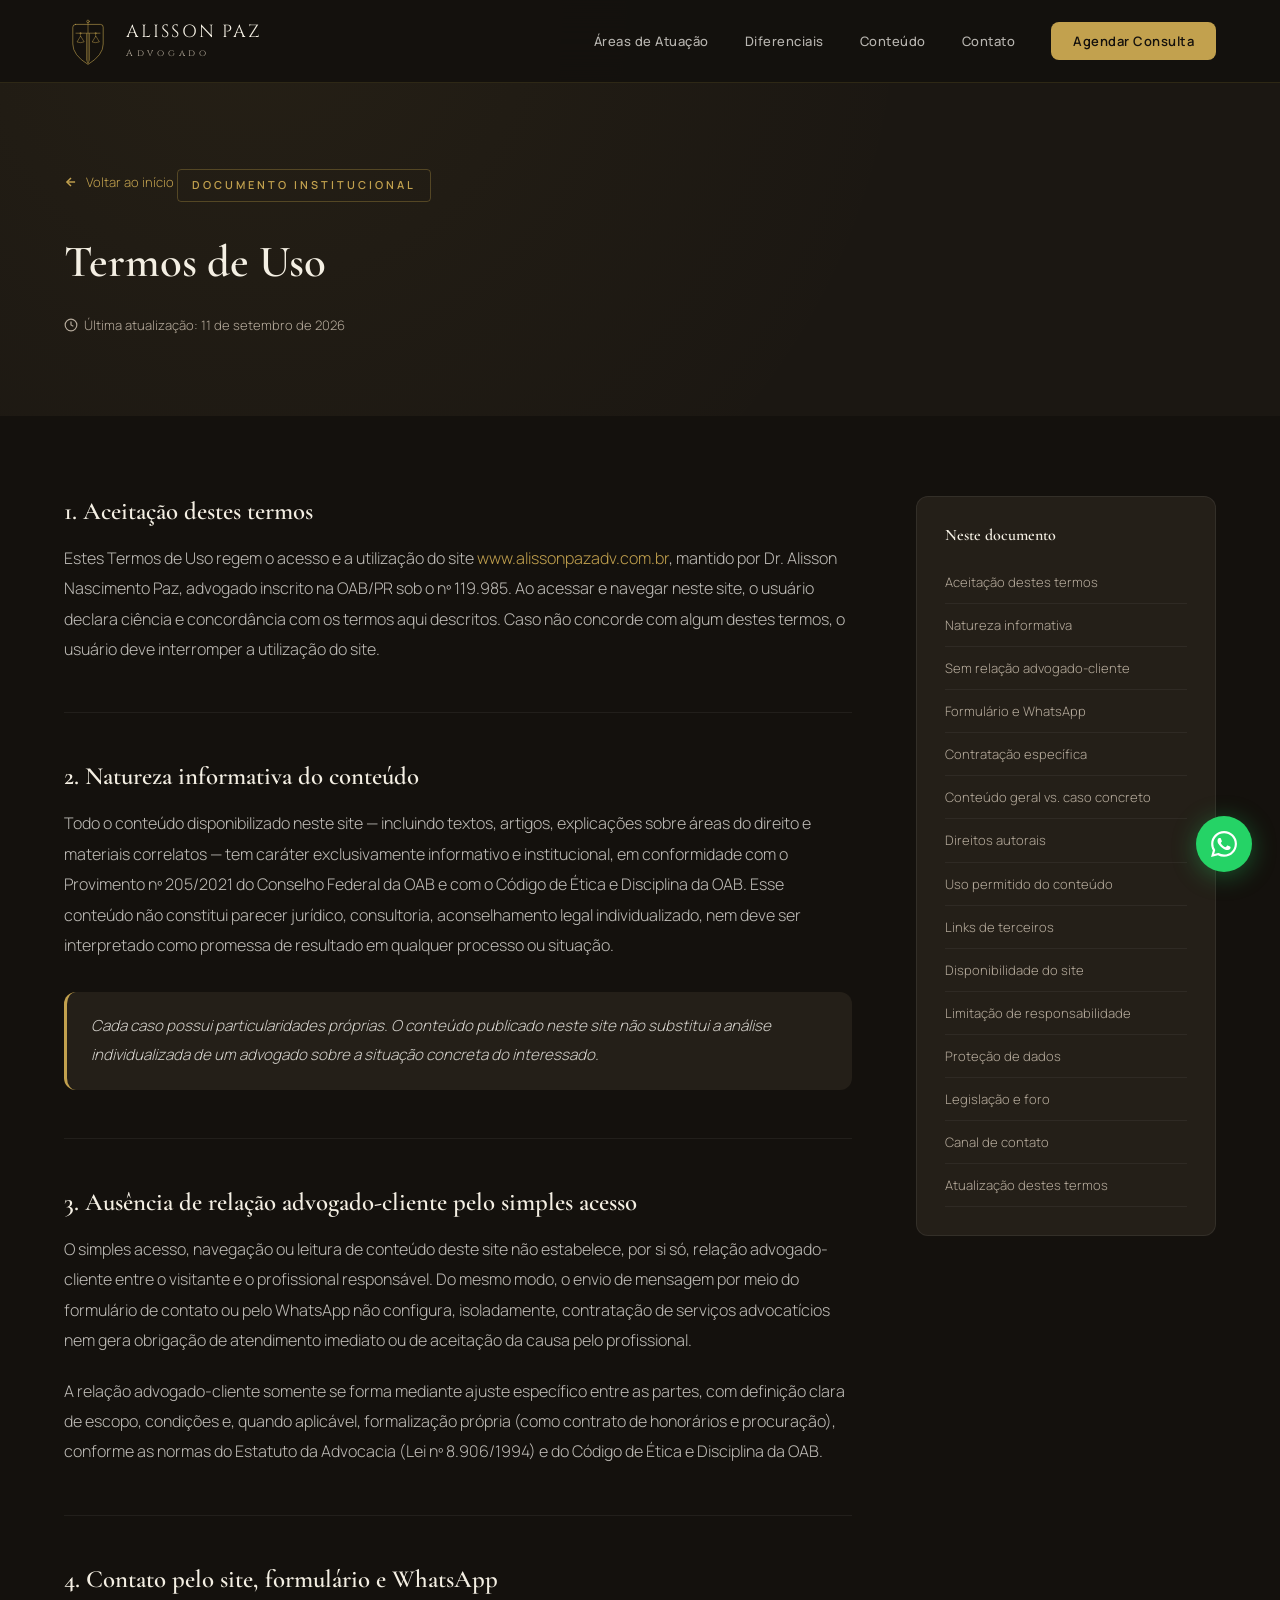
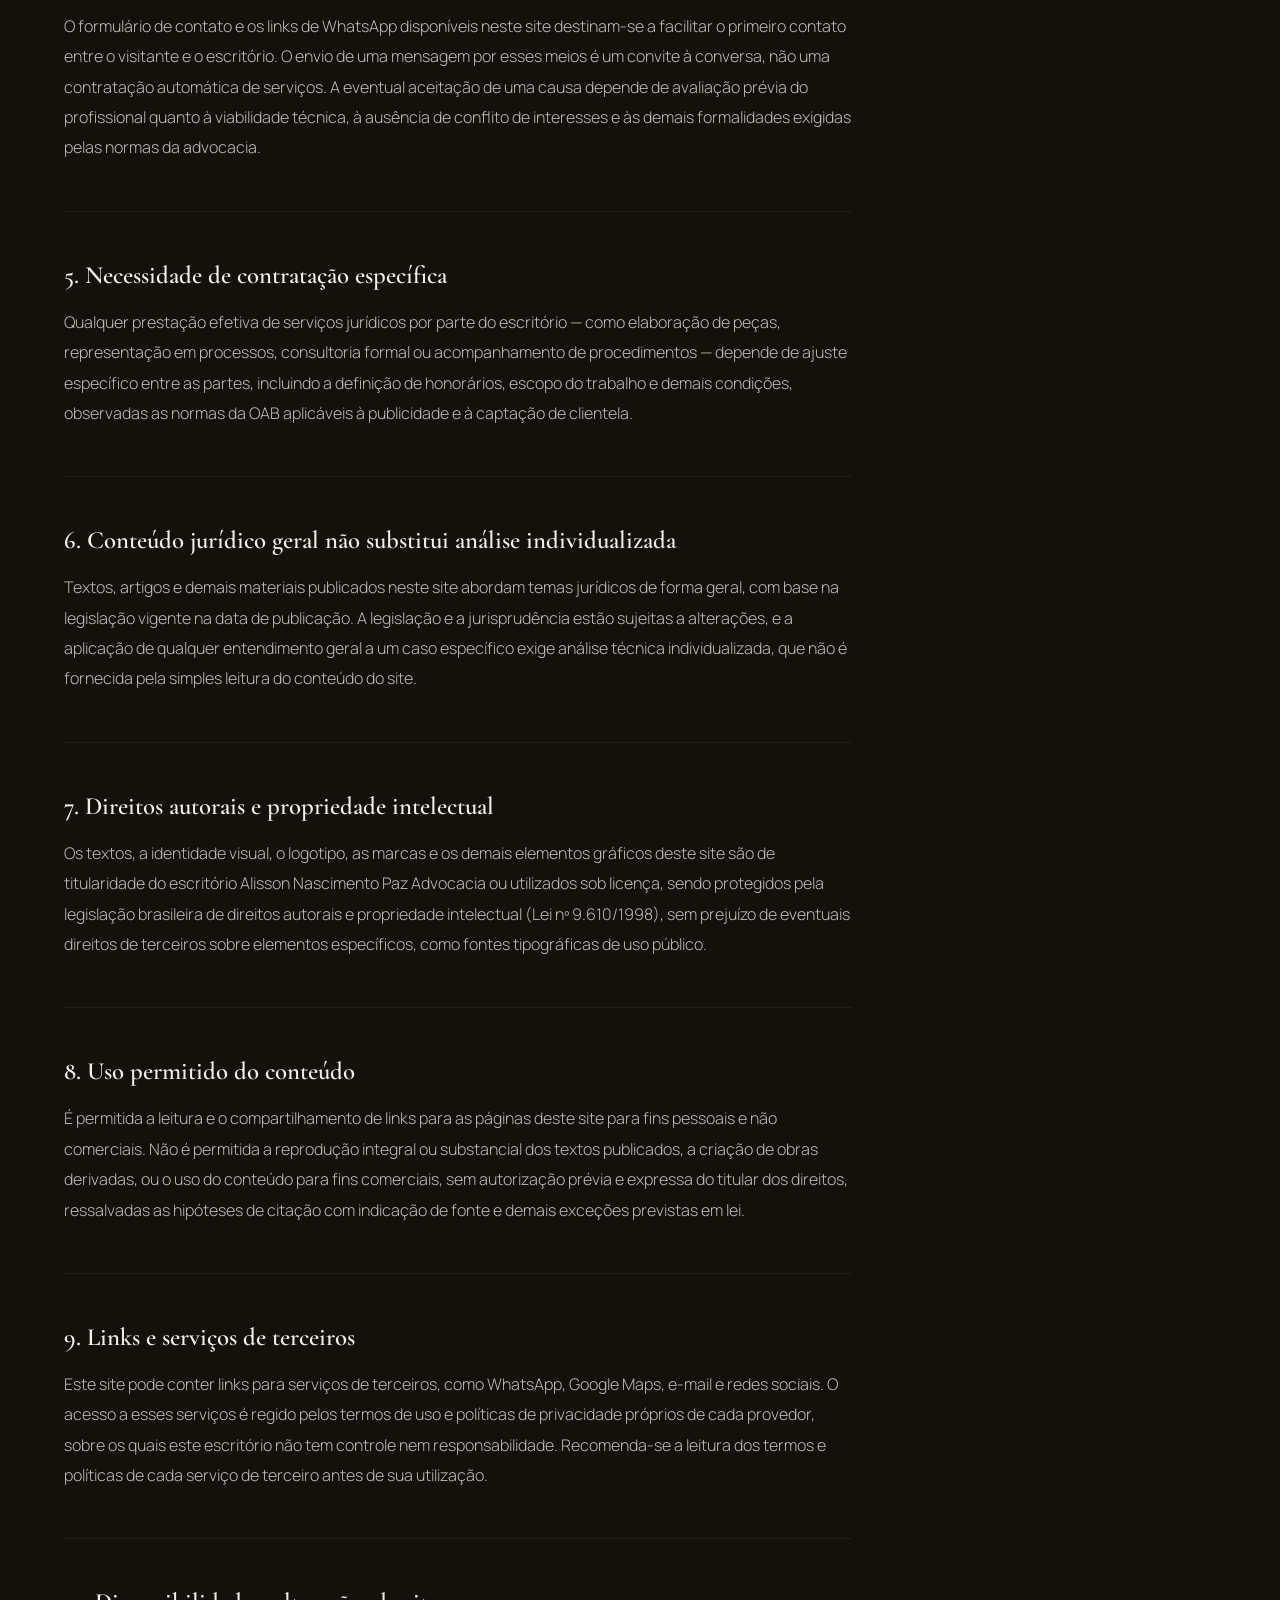
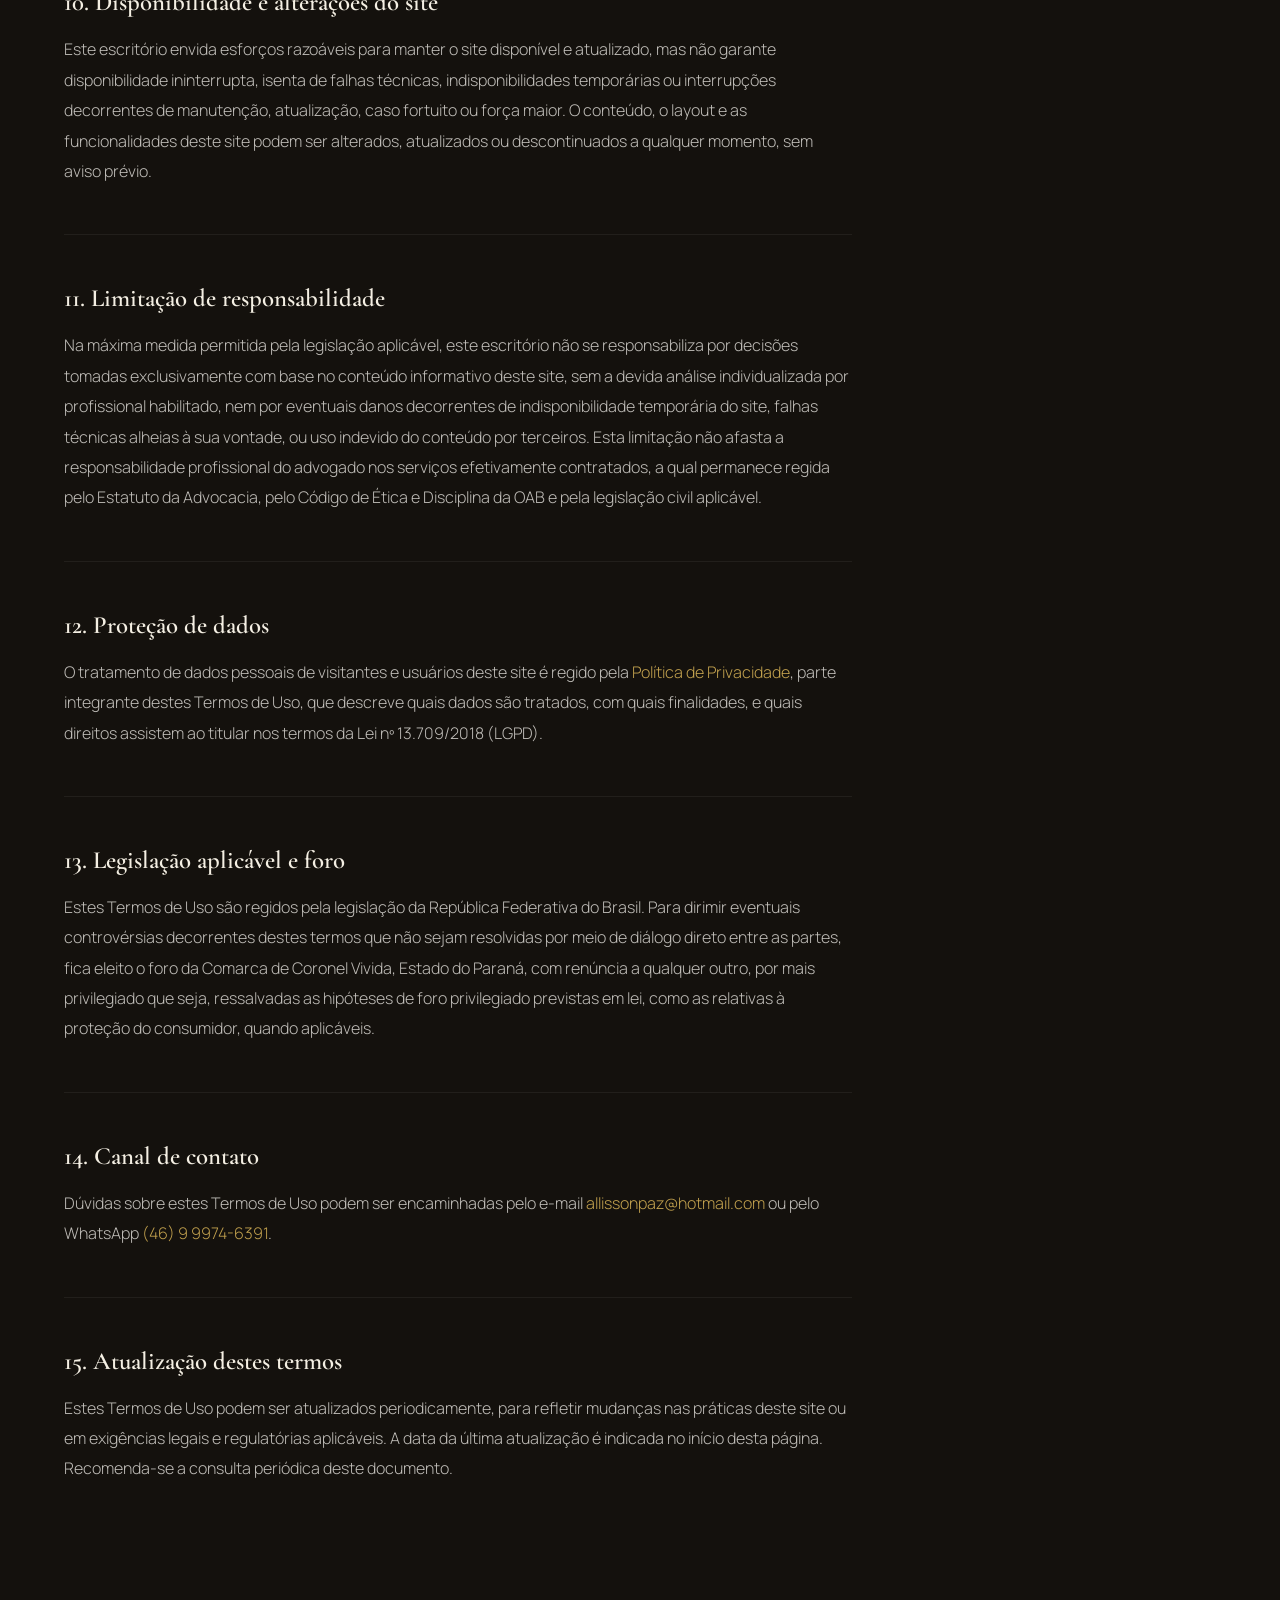
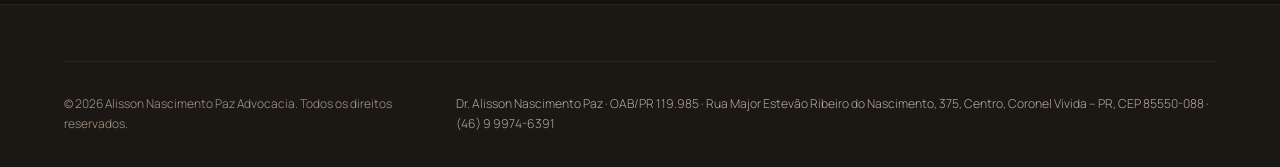
<file: termos-de-uso.html>
<!DOCTYPE html>
<html lang="pt-BR">
<head>
  <meta charset="UTF-8">
  <!-- Favicons -->
  <link rel="icon" href="/favicon.ico" sizes="any">
  <link rel="icon" type="image/svg+xml" href="/favicon.svg">
  <link rel="icon" type="image/png" href="/favicon-48x48.png" sizes="48x48">
  <link rel="icon" type="image/png" href="/favicon-192x192.png" sizes="192x192">
  <link rel="icon" type="image/png" href="/favicon-512x512.png" sizes="512x512">
  <link rel="apple-touch-icon" href="/apple-touch-icon.png">
  <meta name="viewport" content="width=device-width, initial-scale=1.0">
  <title>Termos de Uso | Alisson Paz Advocacia</title>
  <meta name="description" content="Termos de uso do site Alisson Paz Advocacia: natureza informativa do conteúdo, ausência de relação advogado-cliente pelo simples acesso, propriedade intelectual e legislação aplicável.">
  <meta name="robots" content="index, follow">
  <link rel="canonical" href="https://www.alissonpazadv.com.br/termos-de-uso.html">
  <meta property="og:locale" content="pt_BR">
  <meta property="og:type" content="article">
  <meta property="og:site_name" content="Alisson Paz Advocacia">
  <meta property="og:title" content="Termos de Uso | Alisson Paz Advocacia">
  <meta property="og:description" content="Termos de uso do site Alisson Paz Advocacia: natureza informativa do conteúdo, ausência de relação advogado-cliente pelo simples acesso, propriedade intelectual e legislação aplicável.">
  <meta property="og:url" content="https://www.alissonpazadv.com.br/termos-de-uso.html">
  <meta property="og:image" content="https://www.alissonpazadv.com.br/favicon-512x512.png">
  <meta property="og:image:alt" content="Marca Alisson Paz Advocacia">
  <meta name="twitter:card" content="summary">
  <meta name="twitter:title" content="Termos de Uso | Alisson Paz Advocacia">
  <meta name="twitter:description" content="Termos de uso do site Alisson Paz Advocacia: natureza informativa do conteúdo, ausência de relação advogado-cliente pelo simples acesso, propriedade intelectual e legislação aplicável.">
  <meta name="twitter:image" content="https://www.alissonpazadv.com.br/favicon-512x512.png">
  <script type="application/ld+json">
  {
    "@context": "https://schema.org",
    "@type": "WebPage",
    "name": "Termos de Uso",
    "url": "https://www.alissonpazadv.com.br/termos-de-uso.html",
    "inLanguage": "pt-BR",
    "isPartOf": { "@id": "https://www.alissonpazadv.com.br/#escritorio" },
    "publisher": { "@type": "LegalService", "name": "Alisson Nascimento Paz Advocacia", "url": "https://www.alissonpazadv.com.br/" }
  }
  </script>
  <link rel="preload" as="font" type="font/woff2" href="assets/fonts/manrope-latin.woff2" crossorigin>
  <link rel="preload" as="font" type="font/woff2" href="assets/fonts/cormorant-garamond-latin.woff2" crossorigin>
  <link rel="preload" as="font" type="font/woff2" href="assets/fonts/cinzel-secondary-latin.woff2" crossorigin>

  <!-- Google tag (gtag.js) -->
  <script async src="https://www.googletagmanager.com/gtag/js?id=G-5J4N177RQL"></script>
  <script>
    window.dataLayer = window.dataLayer || [];
    function gtag(){dataLayer.push(arguments);}
    gtag('js', new Date());
    gtag('config', 'G-5J4N177RQL');
  </script>

  <style>
    *, *::before, *::after { box-sizing: border-box; margin: 0; padding: 0; }

    :root {
      --dark:    #14110D;
      --dark-2:  #1B1712;
      --dark-3:  #241F18;
      --dark-4:  #332C22;
      --gold:    #C2A14E;
      --gold-lt: #E4D2A0;
      --white:   #F4EFE3;
      --gray:    #8A8073;
      --gray-lt: #5e5648;
      --radius:  6px;
      --tr: 0.35s cubic-bezier(0.4, 0, 0.2, 1);
    }

    ::selection { background: var(--gold); color: var(--dark); }

    html { scroll-behavior: smooth; }

    body {
      background: var(--dark);
      color: var(--white);
      font-family: 'Manrope', sans-serif;
      font-size: 16px;
      line-height: 1.7;
      font-weight: 300;
      -webkit-font-smoothing: antialiased;
      overflow-x: hidden;
    }

    h1, h2, h3, h4 { font-family: 'Cormorant Garamond', serif; line-height: 1.25; }
    a { text-decoration: none; color: inherit; }
    img { max-width: 100%; display: block; }
    .container { max-width: 1200px; margin: 0 auto; padding: 0 24px; width: 100%; }

    #navbar {
      position: fixed;
      top: 0; left: 0; right: 0;
      z-index: 1000;
      padding: 14px 0;
      transition: var(--tr);
      background: rgba(20,17,13,0.94);
      backdrop-filter: blur(20px);
      -webkit-backdrop-filter: blur(20px);
      border-bottom: 1px solid rgba(201,168,76,0.15);
    }

    .nav-inner { display: flex; align-items: center; justify-content: space-between; }
    .nav-lockup { display: flex; align-items: center; gap: 14px; }
    .nav-mark { height: 54px; width: auto; color: var(--gold); }
    .nav-txt { display: flex; flex-direction: column; line-height: 1; }
    .nav-name { font-family: 'Cinzel', serif; font-size: 1.1rem; letter-spacing: .12em; color: var(--white); }
    .nav-tagline { font-family: 'Cinzel', serif; font-size: .58rem; letter-spacing: .4em; color: var(--gray); margin-top: 7px; }

    .nav-links {
      display: flex;
      align-items: center;
      gap: 36px;
      list-style: none;
    }

    .nav-links a {
      font-size: 13px;
      font-weight: 500;
      letter-spacing: 0.5px;
      color: rgba(240,237,232,0.75);
      transition: color var(--tr);
    }
    .nav-links a:hover { color: var(--gold); }

    .nav-cta {
      background: var(--gold);
      color: var(--dark) !important;
      padding: 10px 22px;
      border-radius: var(--radius);
      font-weight: 600 !important;
    }
    .nav-cta:hover { background: var(--gold-lt) !important; }

    .nav-toggle {
      display: none;
      flex-direction: column;
      gap: 5px;
      cursor: pointer;
      padding: 4px;
      z-index: 1001;
      position: relative;
    }
    .nav-toggle span { display: block; width: 22px; height: 2px; background: var(--white); transition: var(--tr); }

    .article-hero {
      position: relative;
      padding: 160px 0 80px;
      overflow: hidden;
      background: var(--dark-2);
    }

    .article-hero-overlay {
      position: absolute;
      inset: 0;
      background: radial-gradient(circle at 20% 0%, rgba(201,168,76,0.06) 0%, transparent 60%);
    }

    .article-hero-inner {
      position: relative;
      z-index: 2;
      max-width: 760px;
    }

    .back-link {
      display: inline-flex;
      align-items: center;
      gap: 8px;
      font-size: 13px;
      color: var(--gold);
      margin-bottom: 32px;
      transition: gap var(--tr);
    }
    .back-link:hover { gap: 12px; }
    .back-link svg { transform: rotate(180deg); }

    .article-category {
      display: inline-block;
      font-size: 11px;
      font-weight: 600;
      letter-spacing: 3px;
      text-transform: uppercase;
      color: var(--gold);
      margin-bottom: 20px;
      padding: 6px 14px;
      border: 1px solid rgba(201,168,76,0.3);
      border-radius: 4px;
    }

    .article-hero h1 {
      font-size: clamp(1.8rem, 3.5vw, 3rem);
      font-weight: 700;
      color: var(--white);
      margin-bottom: 24px;
      line-height: 1.2;
    }

    .article-hero-meta {
      display: flex;
      align-items: center;
      gap: 24px;
      font-size: 13px;
      color: var(--gray);
    }

    .article-hero-meta span {
      display: flex;
      align-items: center;
      gap: 6px;
    }

    .article-layout {
      display: grid;
      grid-template-columns: 1fr 300px;
      gap: 64px;
      padding: 80px 0 100px;
      align-items: start;
    }

    .article-content h2 {
      font-size: 1.55rem;
      font-weight: 600;
      color: var(--white);
      margin: 48px 0 16px;
      padding-top: 48px;
      border-top: 1px solid rgba(255,255,255,0.06);
    }

    .article-content h2:first-child {
      margin-top: 0;
      padding-top: 0;
      border-top: none;
    }

    .article-content p {
      font-size: 1rem;
      color: rgba(240,237,232,0.78);
      line-height: 1.9;
      margin-bottom: 20px;
    }

    .article-content ul, .article-content ol {
      padding-left: 24px;
      margin-bottom: 24px;
    }

    .article-content li {
      font-size: 1rem;
      color: rgba(240,237,232,0.78);
      line-height: 1.9;
      margin-bottom: 10px;
    }

    .article-highlight {
      background: var(--dark-3);
      border-left: 3px solid var(--gold);
      padding: 20px 24px;
      border-radius: 0 8px 8px 0;
      margin: 32px 0;
    }

    .article-highlight p { margin: 0; font-size: 0.95rem; color: rgba(240,237,232,0.85); font-style: italic; }

    .article-sidebar { position: sticky; top: 110px; }

    .sidebar-card {
      background: var(--dark-3);
      border: 1px solid rgba(255,255,255,0.07);
      border-radius: 12px;
      padding: 28px;
      margin-bottom: 20px;
    }

    .sidebar-card h2 { font-size: 1rem; font-weight: 600; color: var(--white); margin-bottom: 16px; }

    .sidebar-toc { list-style: none; padding: 0; }
    .sidebar-toc li { border-bottom: 1px solid rgba(255,255,255,0.05); }
    .sidebar-toc a { display: block; padding: 10px 0; font-size: 13px; color: var(--gray); transition: color var(--tr); }
    .sidebar-toc a:hover { color: var(--gold); }

    footer {
      background: var(--dark-2);
      border-top: 1px solid rgba(255,255,255,0.05);
      padding: 56px 0 32px;
    }

    .footer-bottom {
      display: flex;
      justify-content: space-between;
      align-items: center;
      padding-top: 32px;
      border-top: 1px solid rgba(255,255,255,0.05);
      font-size: 12px;
      color: var(--gray-lt);
    }

    .whatsapp-float {
      position: fixed;
      bottom: 28px; right: 28px;
      z-index: 999;
      display: flex;
      align-items: center;
      gap: 10px;
    }

    .whatsapp-btn {
      width: 56px; height: 56px;
      background: #25D366;
      border-radius: 50%;
      display: flex; align-items: center; justify-content: center;
      box-shadow: 0 4px 24px rgba(37,211,102,0.35);
      transition: var(--tr);
      color: white;
    }
    .whatsapp-btn:hover { transform: scale(1.1); }

    @media (max-width: 1024px) {
      .article-layout { grid-template-columns: 1fr; gap: 48px; }
      .article-sidebar { position: static; }
    }

    @media (max-width: 768px) {
      .nav-links {
        display: none;
        position: fixed;
        top: 0; left: 0; right: 0; bottom: 0;
        background: rgba(20,17,13,0.97);
        backdrop-filter: blur(24px);
        -webkit-backdrop-filter: blur(24px);
        flex-direction: column;
        justify-content: center;
        align-items: center;
        gap: 28px;
        z-index: 999;
      }
      .nav-links.open { display: flex; }
      .nav-links.open a { font-size: 1.3rem; letter-spacing: .04em; }
      .nav-links.open .nav-cta { font-size: 1rem !important; padding: 14px 32px; margin-top: 8px; }
      .nav-toggle { display: flex; }
      .nav-mark { height: 34px; }
      .nav-name { font-size: .8rem; }
      .nav-tagline { display: none; }
      .whatsapp-label { display: none; }
      .whatsapp-float { bottom: 20px; right: 20px; }
      .article-hero { padding: 130px 0 56px; }
      .article-hero h1 { font-size: clamp(1.8rem, 7vw, 2.5rem); line-height: 1.15; }
      .article-hero-meta { flex-wrap: wrap; gap: 14px; }
      .article-content h2 { font-size: clamp(1.2rem, 5vw, 1.55rem); margin: 32px 0 12px; padding-top: 32px; }
      .article-layout { padding: 48px 0 64px; gap: 40px; }
      .sidebar-card { padding: 20px; }
    }

    @media (max-width: 480px) {
      .container { padding: 0 18px; }
      .article-hero { padding: 110px 0 44px; }
      .article-hero h1 { font-size: clamp(1.65rem, 8.5vw, 2rem); }
      .article-hero-meta { font-size: 12px; gap: 12px; }
      .article-layout { padding: 36px 0 52px; }
      .article-content p { font-size: .95rem; }
      .article-highlight { padding: 16px 18px; }
    }
  </style>
  <link rel="stylesheet" href="assets/base.css">
  <script>
    gtag('config', 'AW-17974605756');
  </script>
</head>

<body>

<a class="skip-link" href="#main-content">Pular para o conteúdo principal</a>

<nav id="navbar">
  <div class="container">
    <div class="nav-inner">
      <a href="index.html" class="nav-logo" aria-label="Alisson Paz Advogado — página inicial">
        <div class="nav-lockup">
          <svg class="nav-mark" viewBox="0 0 240 270" fill="none" stroke="currentColor" stroke-width="3" stroke-linecap="round" stroke-linejoin="round" aria-hidden="true">
            <path d="M58,52 L182,52 Q196,52 196,66 L196,150 Q196,206 120,252 Q44,206 44,150 L44,66 Q44,52 58,52 Z"/>
            <circle cx="120" cy="37" r="6.5" stroke-width="2.6"/>
            <line x1="120" y1="43.5" x2="120" y2="96" stroke-width="2.6"/>
            <line x1="60" y1="96" x2="180" y2="96" stroke-width="2.6"/>
            <circle cx="82" cy="96" r="3.2" stroke-width="2"/>
            <circle cx="158" cy="96" r="3.2" stroke-width="2"/>
            <line x1="82" y1="99.2" x2="82" y2="112" stroke-width="2"/>
            <line x1="158" y1="99.2" x2="158" y2="112" stroke-width="2"/>
            <path d="M82,112 L65,140 Q82,147 99,140 Z" stroke-width="2.4"/>
            <path d="M158,112 L141,140 Q158,147 175,140 Z" stroke-width="2.4"/>
            <path d="M113,98 L113,230 L120,247 L127,230 L127,98" stroke-width="2.6"/>
            <line x1="120" y1="100" x2="120" y2="232" stroke-width="2.6"/>
          </svg>
          <div class="nav-txt">
            <span class="nav-name">ALISSON PAZ</span>
            <span class="nav-tagline">Advogado</span>
          </div>
        </div>
      </a>
      <ul class="nav-links" id="navLinks">
        <li class="nav-close-item">
          <button class="nav-close" id="navClose" type="button" aria-label="Fechar menu">
            <svg width="22" height="22" viewBox="0 0 24 24" fill="none" stroke="currentColor" stroke-width="2.5" stroke-linecap="round" stroke-linejoin="round" aria-hidden="true"><line x1="18" y1="6" x2="6" y2="18"/><line x1="6" y1="6" x2="18" y2="18"/></svg>
          </button>
        </li>
        <li><a href="index.html#atuacao">Áreas de Atuação</a></li>
        <li><a href="index.html#diferenciais">Diferenciais</a></li>
        <li><a href="index.html#conteudo">Conteúdo</a></li>
        <li><a href="index.html#contato">Contato</a></li>
        <li>
          <a href="https://wa.me/5546999746391?text=Ol%C3%A1%2C%20vim%20pelo%20site%20e%20gostaria%20de%20agendar%20uma%20consulta." class="nav-cta" target="_blank" rel="noopener" data-conversion="whatsapp-cta">
            Agendar Consulta
          </a>
        </li>
      </ul>
      <button class="nav-toggle" id="navToggle" type="button" aria-label="Abrir menu" aria-expanded="false" aria-controls="navLinks">
        <span></span><span></span><span></span>
      </button>
    </div>
  </div>
</nav>

<main id="main-content">

<div class="article-hero">
  <div class="article-hero-overlay"></div>
  <div class="container">
    <div class="article-hero-inner">
      <a href="index.html" class="back-link">
        <svg width="14" height="14" viewBox="0 0 24 24" fill="none" stroke="currentColor" stroke-width="2.5"><line x1="5" y1="12" x2="19" y2="12"/><polyline points="12 5 19 12 12 19"/></svg>
        Voltar ao início
      </a>
      <span class="article-category">Documento institucional</span>
      <h1>Termos de Uso</h1>
      <div class="article-hero-meta">
        <span>
          <svg width="14" height="14" viewBox="0 0 24 24" fill="none" stroke="currentColor" stroke-width="2"><circle cx="12" cy="12" r="10"/><polyline points="12 6 12 12 16 14"/></svg>
          Última atualização: 11 de setembro de 2026
        </span>
      </div>
    </div>
  </div>
</div>

<div class="container">
  <div class="article-layout">

    <article class="article-content">

      <h2 id="secao-1">1. Aceitação destes termos</h2>
      <p>Estes Termos de Uso regem o acesso e a utilização do site <a href="https://www.alissonpazadv.com.br/" style="color: var(--gold);">www.alissonpazadv.com.br</a>, mantido por Dr. Alisson Nascimento Paz, advogado inscrito na OAB/PR sob o nº 119.985. Ao acessar e navegar neste site, o usuário declara ciência e concordância com os termos aqui descritos. Caso não concorde com algum destes termos, o usuário deve interromper a utilização do site.</p>

      <h2 id="secao-2">2. Natureza informativa do conteúdo</h2>
      <p>Todo o conteúdo disponibilizado neste site — incluindo textos, artigos, explicações sobre áreas do direito e materiais correlatos — tem caráter exclusivamente informativo e institucional, em conformidade com o Provimento nº 205/2021 do Conselho Federal da OAB e com o Código de Ética e Disciplina da OAB. Esse conteúdo não constitui parecer jurídico, consultoria, aconselhamento legal individualizado, nem deve ser interpretado como promessa de resultado em qualquer processo ou situação.</p>
      <div class="article-highlight">
        <p>Cada caso possui particularidades próprias. O conteúdo publicado neste site não substitui a análise individualizada de um advogado sobre a situação concreta do interessado.</p>
      </div>

      <h2 id="secao-3">3. Ausência de relação advogado-cliente pelo simples acesso</h2>
      <p>O simples acesso, navegação ou leitura de conteúdo deste site não estabelece, por si só, relação advogado-cliente entre o visitante e o profissional responsável. Do mesmo modo, o envio de mensagem por meio do formulário de contato ou pelo WhatsApp não configura, isoladamente, contratação de serviços advocatícios nem gera obrigação de atendimento imediato ou de aceitação da causa pelo profissional.</p>
      <p>A relação advogado-cliente somente se forma mediante ajuste específico entre as partes, com definição clara de escopo, condições e, quando aplicável, formalização própria (como contrato de honorários e procuração), conforme as normas do Estatuto da Advocacia (Lei nº 8.906/1994) e do Código de Ética e Disciplina da OAB.</p>

      <h2 id="secao-4">4. Contato pelo site, formulário e WhatsApp</h2>
      <p>O formulário de contato e os links de WhatsApp disponíveis neste site destinam-se a facilitar o primeiro contato entre o visitante e o escritório. O envio de uma mensagem por esses meios é um convite à conversa, não uma contratação automática de serviços. A eventual aceitação de uma causa depende de avaliação prévia do profissional quanto à viabilidade técnica, à ausência de conflito de interesses e às demais formalidades exigidas pelas normas da advocacia.</p>

      <h2 id="secao-5">5. Necessidade de contratação específica</h2>
      <p>Qualquer prestação efetiva de serviços jurídicos por parte do escritório — como elaboração de peças, representação em processos, consultoria formal ou acompanhamento de procedimentos — depende de ajuste específico entre as partes, incluindo a definição de honorários, escopo do trabalho e demais condições, observadas as normas da OAB aplicáveis à publicidade e à captação de clientela.</p>

      <h2 id="secao-6">6. Conteúdo jurídico geral não substitui análise individualizada</h2>
      <p>Textos, artigos e demais materiais publicados neste site abordam temas jurídicos de forma geral, com base na legislação vigente na data de publicação. A legislação e a jurisprudência estão sujeitas a alterações, e a aplicação de qualquer entendimento geral a um caso específico exige análise técnica individualizada, que não é fornecida pela simples leitura do conteúdo do site.</p>

      <h2 id="secao-7">7. Direitos autorais e propriedade intelectual</h2>
      <p>Os textos, a identidade visual, o logotipo, as marcas e os demais elementos gráficos deste site são de titularidade do escritório Alisson Nascimento Paz Advocacia ou utilizados sob licença, sendo protegidos pela legislação brasileira de direitos autorais e propriedade intelectual (Lei nº 9.610/1998), sem prejuízo de eventuais direitos de terceiros sobre elementos específicos, como fontes tipográficas de uso público.</p>

      <h2 id="secao-8">8. Uso permitido do conteúdo</h2>
      <p>É permitida a leitura e o compartilhamento de links para as páginas deste site para fins pessoais e não comerciais. Não é permitida a reprodução integral ou substancial dos textos publicados, a criação de obras derivadas, ou o uso do conteúdo para fins comerciais, sem autorização prévia e expressa do titular dos direitos, ressalvadas as hipóteses de citação com indicação de fonte e demais exceções previstas em lei.</p>

      <h2 id="secao-9">9. Links e serviços de terceiros</h2>
      <p>Este site pode conter links para serviços de terceiros, como WhatsApp, Google Maps, e-mail e redes sociais. O acesso a esses serviços é regido pelos termos de uso e políticas de privacidade próprios de cada provedor, sobre os quais este escritório não tem controle nem responsabilidade. Recomenda-se a leitura dos termos e políticas de cada serviço de terceiro antes de sua utilização.</p>

      <h2 id="secao-10">10. Disponibilidade e alterações do site</h2>
      <p>Este escritório envida esforços razoáveis para manter o site disponível e atualizado, mas não garante disponibilidade ininterrupta, isenta de falhas técnicas, indisponibilidades temporárias ou interrupções decorrentes de manutenção, atualização, caso fortuito ou força maior. O conteúdo, o layout e as funcionalidades deste site podem ser alterados, atualizados ou descontinuados a qualquer momento, sem aviso prévio.</p>

      <h2 id="secao-11">11. Limitação de responsabilidade</h2>
      <p>Na máxima medida permitida pela legislação aplicável, este escritório não se responsabiliza por decisões tomadas exclusivamente com base no conteúdo informativo deste site, sem a devida análise individualizada por profissional habilitado, nem por eventuais danos decorrentes de indisponibilidade temporária do site, falhas técnicas alheias à sua vontade, ou uso indevido do conteúdo por terceiros. Esta limitação não afasta a responsabilidade profissional do advogado nos serviços efetivamente contratados, a qual permanece regida pelo Estatuto da Advocacia, pelo Código de Ética e Disciplina da OAB e pela legislação civil aplicável.</p>

      <h2 id="secao-12">12. Proteção de dados</h2>
      <p>O tratamento de dados pessoais de visitantes e usuários deste site é regido pela <a href="politica-de-privacidade.html" style="color: var(--gold);">Política de Privacidade</a>, parte integrante destes Termos de Uso, que descreve quais dados são tratados, com quais finalidades, e quais direitos assistem ao titular nos termos da Lei nº 13.709/2018 (LGPD).</p>

      <h2 id="secao-13">13. Legislação aplicável e foro</h2>
      <p>Estes Termos de Uso são regidos pela legislação da República Federativa do Brasil. Para dirimir eventuais controvérsias decorrentes destes termos que não sejam resolvidas por meio de diálogo direto entre as partes, fica eleito o foro da Comarca de Coronel Vivida, Estado do Paraná, com renúncia a qualquer outro, por mais privilegiado que seja, ressalvadas as hipóteses de foro privilegiado previstas em lei, como as relativas à proteção do consumidor, quando aplicáveis.</p>

      <h2 id="secao-14">14. Canal de contato</h2>
      <p>Dúvidas sobre estes Termos de Uso podem ser encaminhadas pelo e-mail <span style="color: var(--gold);">allissonpaz@hotmail.com</span> ou pelo WhatsApp <span style="color: var(--gold);">(46) 9 9974-6391</span>.</p>

      <h2 id="secao-15">15. Atualização destes termos</h2>
      <p>Estes Termos de Uso podem ser atualizados periodicamente, para refletir mudanças nas práticas deste site ou em exigências legais e regulatórias aplicáveis. A data da última atualização é indicada no início desta página. Recomenda-se a consulta periódica deste documento.</p>

    </article>

    <aside class="article-sidebar">
      <div class="sidebar-card">
        <h2>Neste documento</h2>
        <ul class="sidebar-toc">
          <li><a href="#secao-1">Aceitação destes termos</a></li>
          <li><a href="#secao-2">Natureza informativa</a></li>
          <li><a href="#secao-3">Sem relação advogado-cliente</a></li>
          <li><a href="#secao-4">Formulário e WhatsApp</a></li>
          <li><a href="#secao-5">Contratação específica</a></li>
          <li><a href="#secao-6">Conteúdo geral vs. caso concreto</a></li>
          <li><a href="#secao-7">Direitos autorais</a></li>
          <li><a href="#secao-8">Uso permitido do conteúdo</a></li>
          <li><a href="#secao-9">Links de terceiros</a></li>
          <li><a href="#secao-10">Disponibilidade do site</a></li>
          <li><a href="#secao-11">Limitação de responsabilidade</a></li>
          <li><a href="#secao-12">Proteção de dados</a></li>
          <li><a href="#secao-13">Legislação e foro</a></li>
          <li><a href="#secao-14">Canal de contato</a></li>
          <li><a href="#secao-15">Atualização destes termos</a></li>
        </ul>
      </div>
    </aside>

  </div>
</div>

</main>

<footer>
  <div class="container">
    <div class="footer-bottom">
      <p>© <span id="year"></span> Alisson Nascimento Paz Advocacia. Todos os direitos reservados.</p>
      <p class="footer-nap">Dr. Alisson Nascimento Paz · OAB/PR 119.985 · Rua Major Estevão Ribeiro do Nascimento, 375, Centro, Coronel Vivida – PR, CEP 85550-088 · (46) 9 9974-6391</p>
    </div>
  </div>
</footer>

<div class="whatsapp-float">
  <a href="https://wa.me/5546999746391?text=Ol%C3%A1%2C%20vim%20pelo%20site%20e%20gostaria%20de%20tirar%20uma%20d%C3%BAvida." class="whatsapp-btn" target="_blank" rel="noopener" aria-label="WhatsApp" data-conversion="whatsapp-cta">
    <svg width="26" height="26" viewBox="0 0 24 24" fill="currentColor"><path d="M17.472 14.382c-.297-.149-1.758-.867-2.03-.967-.273-.099-.471-.148-.67.15-.197.297-.767.966-.94 1.164-.173.199-.347.223-.644.075-.297-.15-1.255-.463-2.39-1.475-.883-.788-1.48-1.761-1.653-2.059-.173-.297-.018-.458.13-.606.134-.133.298-.347.446-.52.149-.174.198-.298.298-.497.099-.198.05-.371-.025-.52-.075-.149-.669-1.612-.916-2.207-.242-.579-.487-.5-.669-.51-.173-.008-.371-.01-.57-.01-.198 0-.52.074-.792.372-.272.297-1.04 1.016-1.04 2.479 0 1.462 1.065 2.875 1.213 3.074.149.198 2.096 3.2 5.077 4.487.709.306 1.262.489 1.694.625.712.227 1.36.195 1.871.118.571-.085 1.758-.719 2.006-1.413.248-.694.248-1.289.173-1.413-.074-.124-.272-.198-.57-.347m-5.421 7.403h-.004a9.87 9.87 0 01-5.031-1.378l-.361-.214-3.741.982.998-3.648-.235-.374a9.86 9.86 0 01-1.51-5.26c.001-5.45 4.436-9.884 9.888-9.884 2.64 0 5.122 1.03 6.988 2.898a9.825 9.825 0 012.893 6.994c-.003 5.45-4.437 9.884-9.885 9.884m8.413-18.297A11.815 11.815 0 0012.05 0C5.495 0 .16 5.335.157 11.892c0 2.096.547 4.142 1.588 5.945L.057 24l6.305-1.654a11.882 11.882 0 005.683 1.448h.005c6.554 0 11.89-5.335 11.893-11.893a11.821 11.821 0 00-3.48-8.413z"/></svg>
  </a>
</div>

<script src="assets/site.js" defer></script>

</body>
</html>
</file>
<file: assets/base.css>
/* Fontes self-hosted (mesmos arquivos servidos hoje via Google Fonts nas
   páginas secundárias, hospedados localmente) — variáveis, cobrem os pesos
   usados sem repetir arquivo por peso.
   Cinzel usa um arquivo próprio (cinzel-secondary-latin.woff2), binário
   idêntico ao servido hoje por fonts.gstatic.com — não é o mesmo arquivo
   de fonts/cinzel-latin.woff2 usado por index.html: uma comparação com
   fontTools encontrou 1 tabela de hinting TrueType (`prep`) ausente no
   arquivo da home, então optou-se por não reaproveitá-lo aqui e manter
   os dois arquivos separados (ver AUDIT_SECONDARY_PAGES_2026-09.md). */
@font-face {
  font-family: 'Cinzel';
  font-style: normal;
  font-weight: 400 600;
  font-display: swap;
  src: url('fonts/cinzel-secondary-latin.woff2') format('woff2');
}
@font-face {
  font-family: 'Cormorant Garamond';
  font-style: normal;
  font-weight: 400 600;
  font-display: swap;
  src: url('fonts/cormorant-garamond-latin.woff2') format('woff2');
}
@font-face {
  font-family: 'Cormorant Garamond';
  font-style: italic;
  font-weight: 400;
  font-display: swap;
  src: url('fonts/cormorant-garamond-italic-latin.woff2') format('woff2');
}
@font-face {
  font-family: 'Manrope';
  font-style: normal;
  font-weight: 300 600;
  font-display: swap;
  src: url('fonts/manrope-latin.woff2') format('woff2');
}

:root {
  --radius-action: 8px;
  --radius-surface: 12px;
  --radius: var(--radius-action);
  --gray: #b6ab9c;
  --gray-lt: #a79b8b;
}

html {
  scroll-padding-top: 92px;
}

body.menu-open {
  overflow: hidden;
  touch-action: none;
}

.skip-link {
  position: fixed;
  top: 10px;
  left: 12px;
  z-index: 12000;
  padding: 11px 16px;
  border-radius: var(--radius-action);
  background: var(--gold);
  color: var(--dark);
  font-weight: 600;
  transform: translateY(-160%);
  transition: transform 0.2s ease;
}

.skip-link:focus {
  transform: translateY(0);
}

:where(a, button, input, select, textarea):focus-visible {
  outline: 3px solid var(--gold-lt);
  outline-offset: 4px;
}

.nav-toggle,
.nav-close {
  appearance: none;
  border: 0;
  background: transparent;
  color: var(--white);
  min-width: 44px;
  min-height: 44px;
  align-items: center;
  justify-content: center;
}

.nav-toggle {
  display: none;
  padding: 10px;
}

.nav-close-item {
  display: none;
}

.nav-close {
  cursor: pointer;
}

.nav-links a,
.btn,
.btn-submit,
.btn-cta-gold,
.btn-cta-outline,
.mapa-link,
.back-link,
.whatsapp-btn {
  min-height: 44px;
}

.fade-up {
  opacity: 1 !important;
  transform: none !important;
}

.hero-content.fade-up {
  animation: hero-reveal 0.72s ease-out both;
}

@keyframes hero-reveal {
  from { opacity: 0; transform: translateY(20px); }
  to { opacity: 1; transform: translateY(0); }
}

.tab-panel {
  display: block;
}

.areas-tabs.tabs-enhanced .tab-panel {
  display: none;
}

.areas-tabs.tabs-enhanced .tab-panel.active {
  display: block;
}

[hidden] {
  display: none !important;
}

.tab-btn {
  min-height: 44px;
}

.tab-btn[aria-selected="false"],
.tab-intro,
.tab-group ul li,
.dif-when ul li,
.article-disclaimer p,
.event-date,
.compare-value.old {
  color: rgba(244, 239, 227, 0.72);
}

.form-group input::placeholder,
.form-group textarea::placeholder {
  color: #9b8f80;
  opacity: 1;
}

.area-card,
.dif-visual,
.processo-steps,
.article-card,
.form-card,
.sidebar-card,
.obrigado-card,
.article-highlight,
.article-disclaimer {
  border-radius: var(--radius-surface);
}

.btn,
.btn-submit,
.btn-cta-gold,
.btn-cta-outline,
.nav-cta,
.mapa-link {
  border-radius: var(--radius-action);
}


.dif-marker {
  width: 2px;
  align-self: stretch;
  margin: 4px 0 4px 2px;
  background: linear-gradient(to bottom, var(--gold), rgba(194, 161, 78, 0.25));
  flex: 0 0 auto;
}

.dif-subheading {
  margin-bottom: 14px;
  color: var(--gold);
  font-family: 'Manrope', sans-serif;
  font-size: 0.72rem;
  font-weight: 600;
  letter-spacing: 0.14em;
  text-transform: uppercase;
}

.tab-group h3,
.dif-text h3,
.contato-item h3,
.sidebar-card h2,
.footer-col h2 {
  color: var(--white);
  font-weight: 600;
}

.tab-group h3 {
  margin-bottom: 16px;
  padding-bottom: 10px;
  border-bottom: 1px solid rgba(194, 161, 78, 0.2);
  font-size: 1rem;
}

.contato-item h3 {
  margin-bottom: 6px;
  font-size: 1rem;
}

.dif-text h3 {
  margin-bottom: 8px;
  font-size: 1.1rem;
}

.dif-text p {
  max-width: 34ch;
}

.sidebar-card h2 {
  margin-bottom: 16px;
  font-family: 'Cormorant Garamond', serif;
  font-size: 1rem;
  letter-spacing: 0;
  text-transform: none;
}

.footer-col h2 {
  margin-bottom: 18px;
  font-family: 'Manrope', sans-serif;
  font-size: 0.69rem;
  letter-spacing: 0.16em;
  text-transform: uppercase;
}

.tese-item h3 {
  margin-bottom: 10px;
  font-family: 'Manrope', sans-serif;
  font-size: 0.9rem;
  font-weight: 600;
  color: var(--white);
}

.article-cover {
  display: flex;
  min-height: 185px;
  align-items: flex-end;
  overflow: hidden;
  background:
    radial-gradient(circle at 82% 18%, rgba(228, 210, 160, 0.16), transparent 28%),
    linear-gradient(135deg, #241f18 0%, #17130f 66%, #302719 100%);
}

.article-cover::before {
  content: attr(data-mark);
  position: absolute;
  top: 50%;
  left: 24px;
  color: rgba(228, 210, 160, 0.13);
  font-family: 'Cinzel', serif;
  font-size: clamp(2.1rem, 6vw, 4.8rem);
  letter-spacing: 0.12em;
  line-height: 1;
  transform: translateY(-54%);
  white-space: nowrap;
}

.article-cover::after {
  background: linear-gradient(to bottom, transparent 15%, rgba(20, 17, 13, 0.76) 100%);
}

.article-related {
  margin-top: 48px;
  padding-top: 28px;
  border-top: 1px solid rgba(194, 161, 78, 0.22);
}

.article-related h2 {
  margin-top: 0;
  margin-bottom: 16px;
  font-size: 1.35rem;
}

.article-related ul {
  display: grid;
  gap: 10px;
  padding: 0;
  list-style: none;
}

.article-related a {
  display: inline-flex;
  min-height: 44px;
  align-items: center;
  color: var(--gold-lt);
  text-decoration: underline;
  text-decoration-color: rgba(194, 161, 78, 0.42);
  text-underline-offset: 4px;
}

.footer-nap {
  max-width: 760px;
  color: var(--gray);
  font-size: 0.76rem;
  line-height: 1.65;
}

.footer-bottom {
  gap: 18px 32px;
}

@media (max-width: 768px) {
  #navbar .nav-links {
    position: fixed;
    inset: 0;
    z-index: 10000;
    width: 100vw;
    height: 100vh;
    height: 100dvh;
    padding: 84px 24px 32px;
    overflow-y: auto;
    overscroll-behavior: contain;
    background: rgba(20, 17, 13, 0.97);
  }

  #navbar .nav-links.open {
    display: flex;
  }

  #navbar .nav-close-item {
    position: absolute;
    top: 18px;
    right: 18px;
    display: block;
  }

  #navbar .nav-links:not(.open) .nav-close-item {
    display: none;
  }

  #navbar .nav-toggle {
    display: flex;
  }

  .footer-bottom {
    align-items: flex-start;
    text-align: left;
  }
}

@media (prefers-reduced-motion: reduce) {
  html {
    scroll-behavior: auto;
  }

  *, *::before, *::after {
    scroll-behavior: auto !important;
    animation-duration: 0.01ms !important;
    animation-iteration-count: 1 !important;
    transition-duration: 0.01ms !important;
  }
}
</file>
